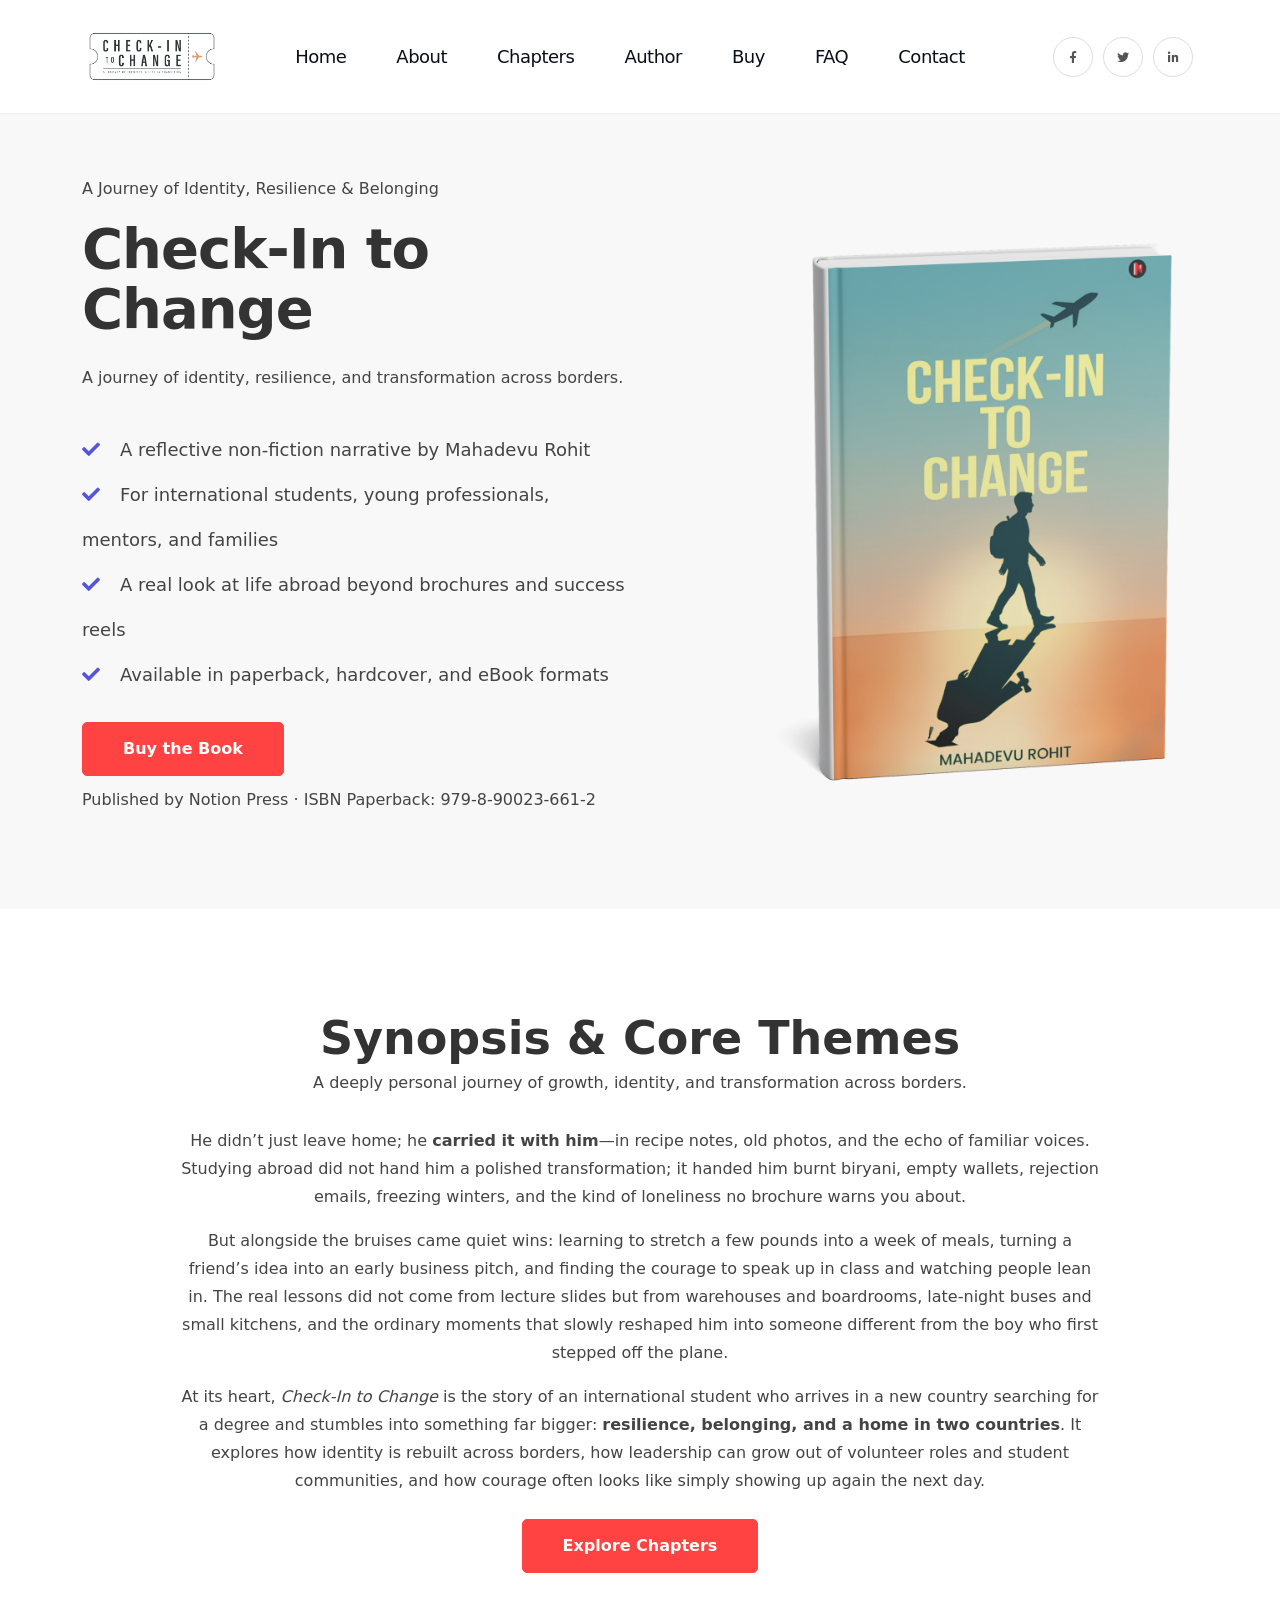
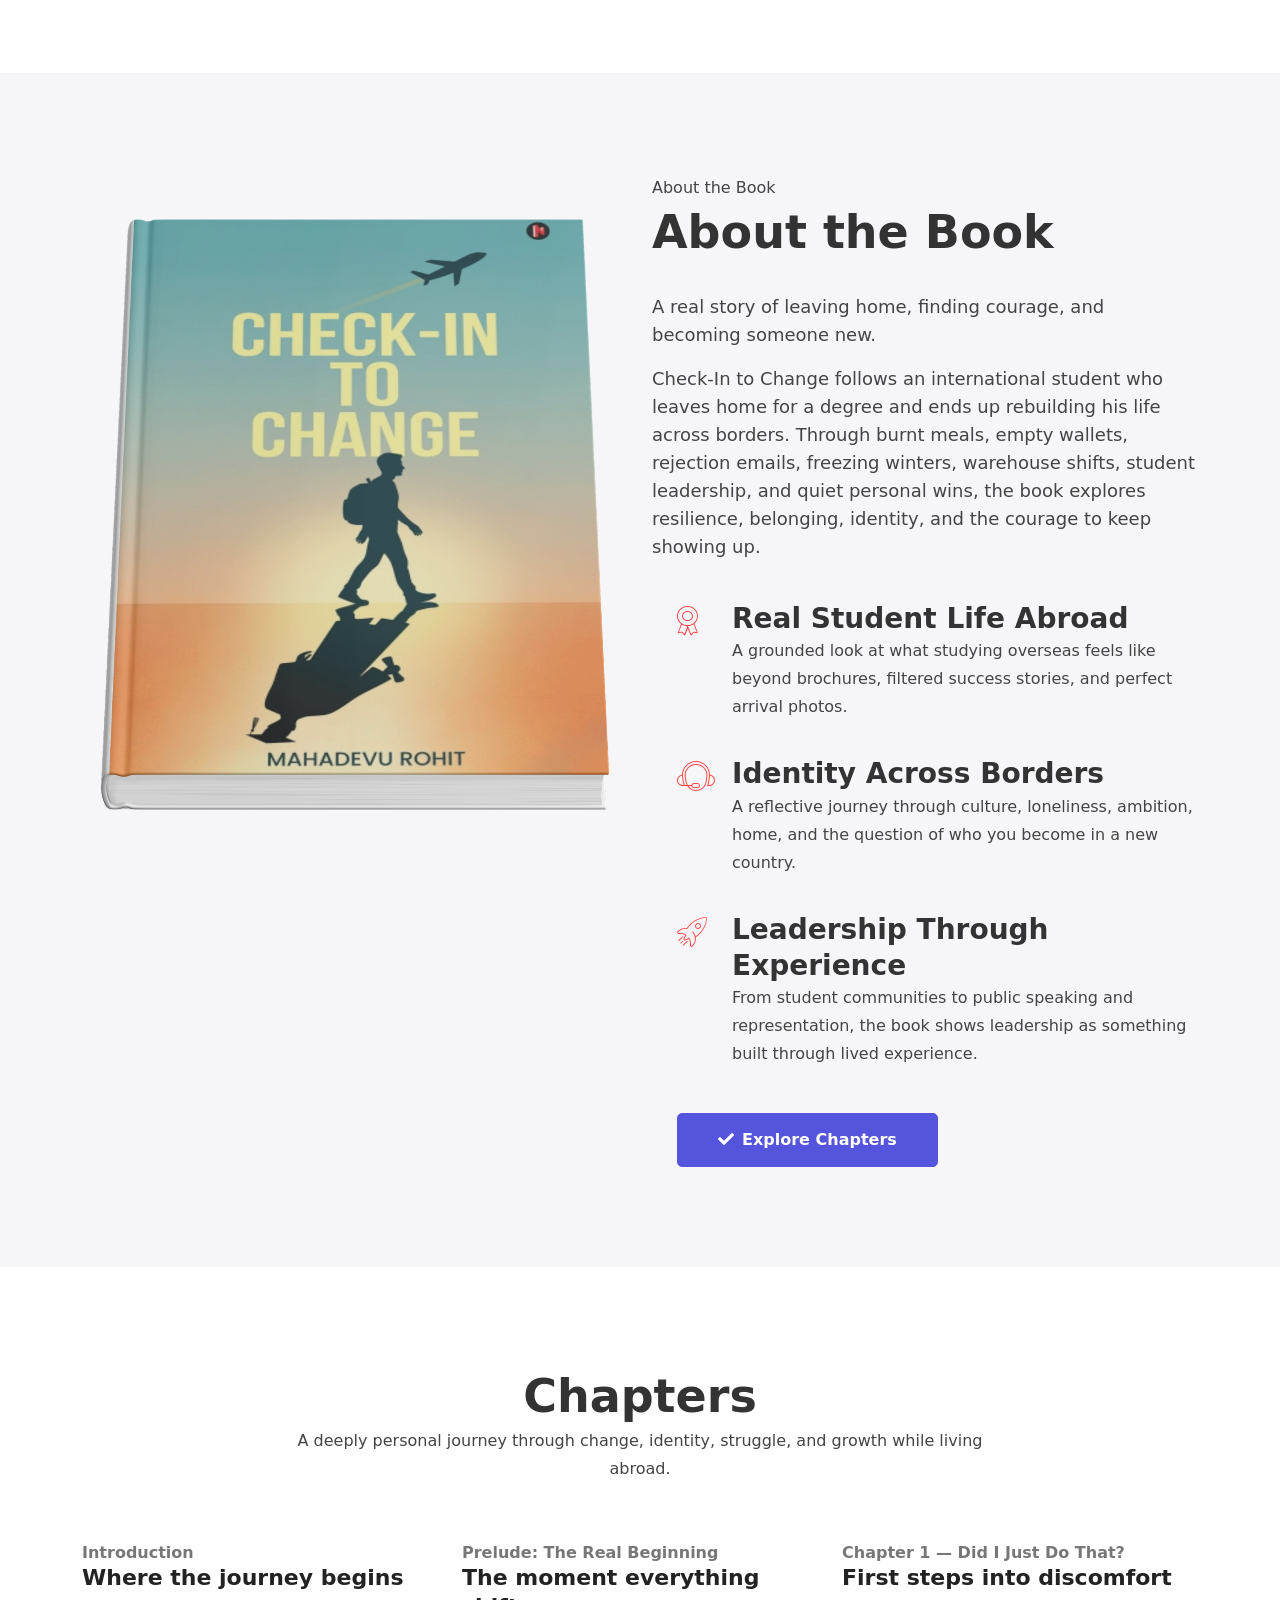
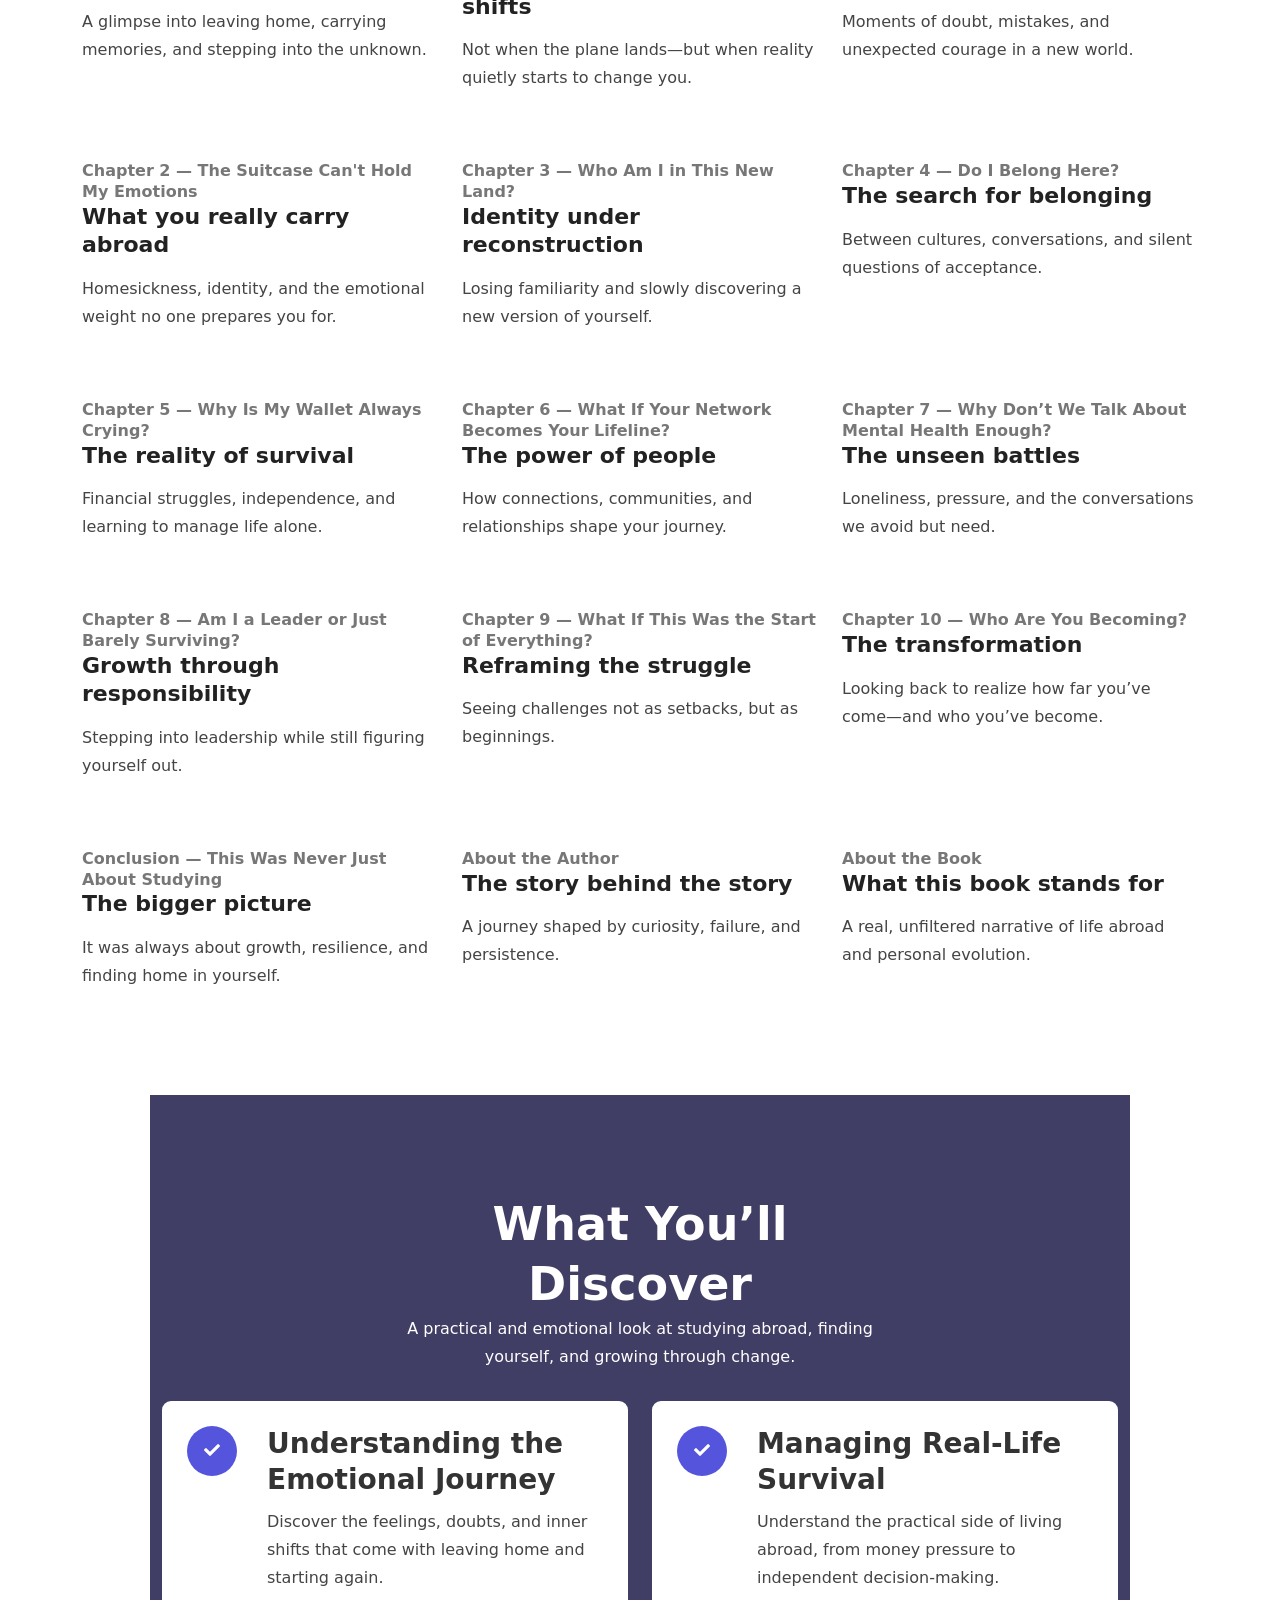
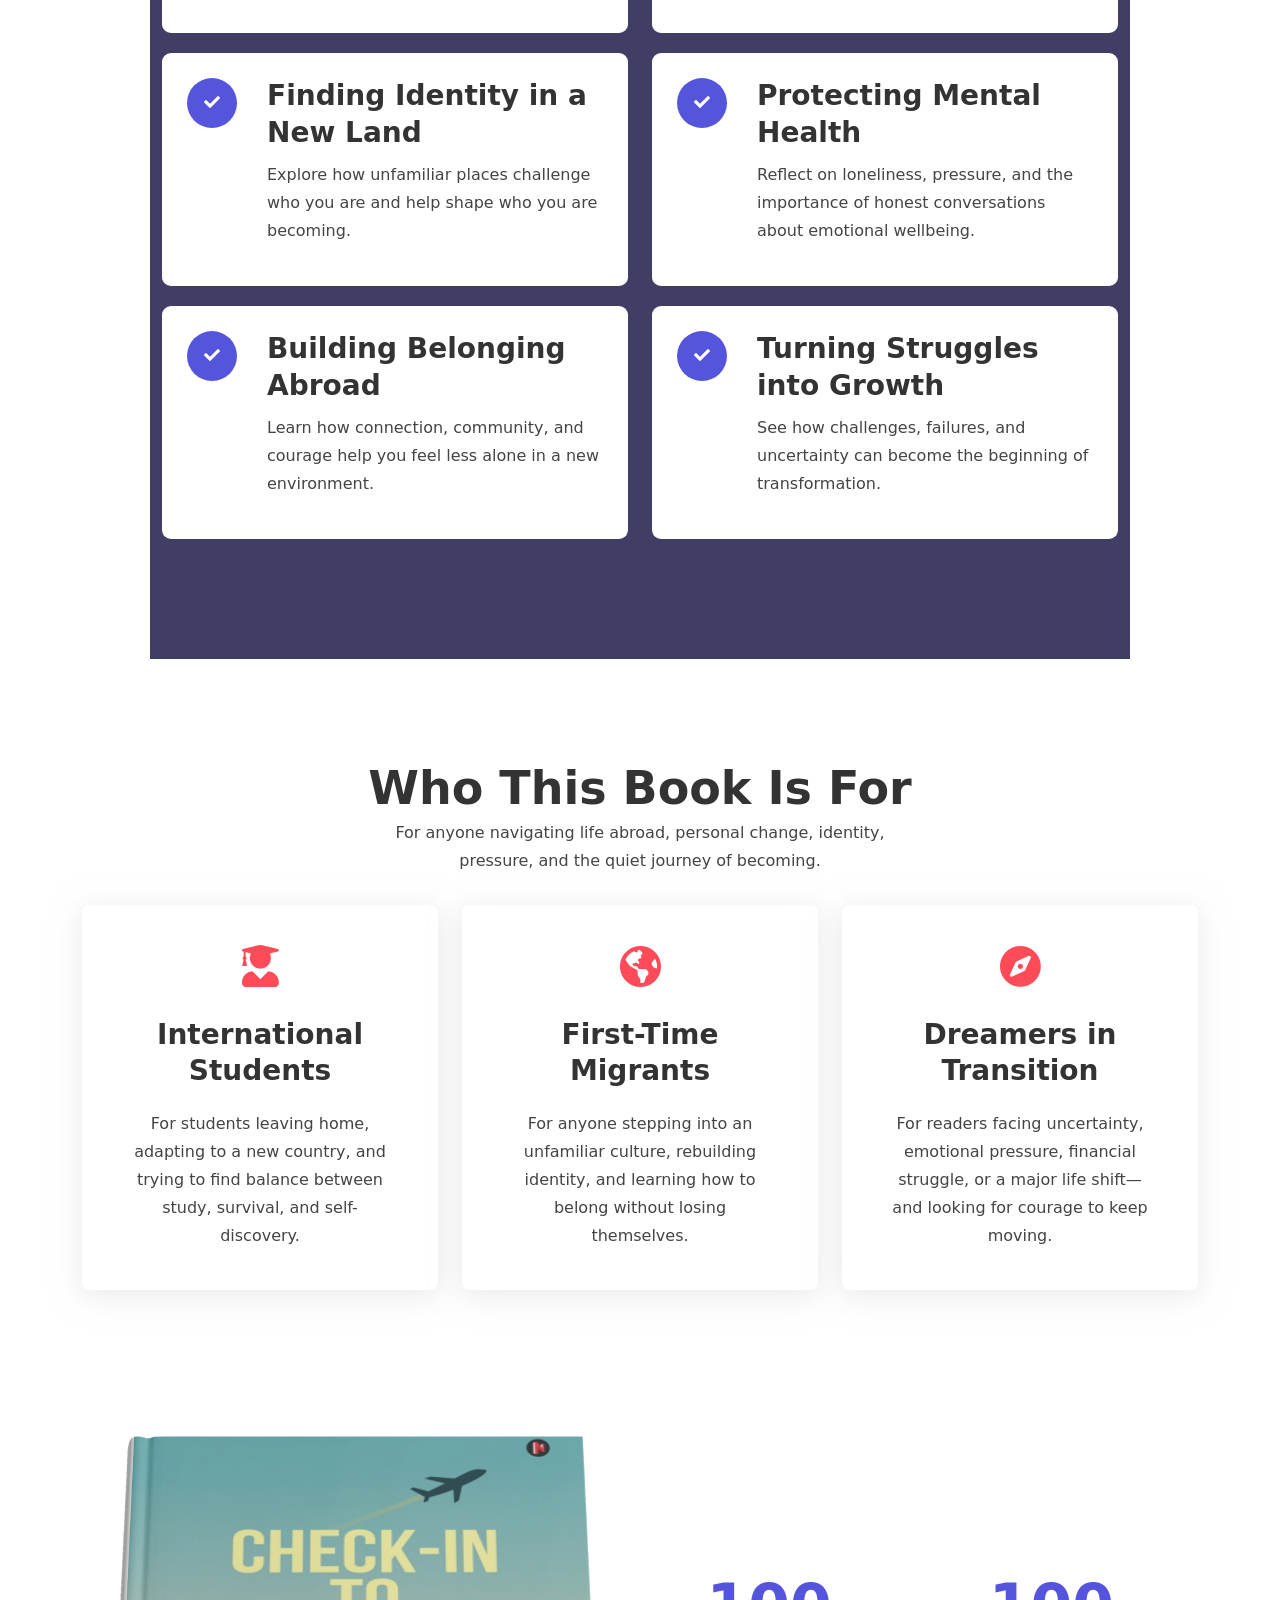
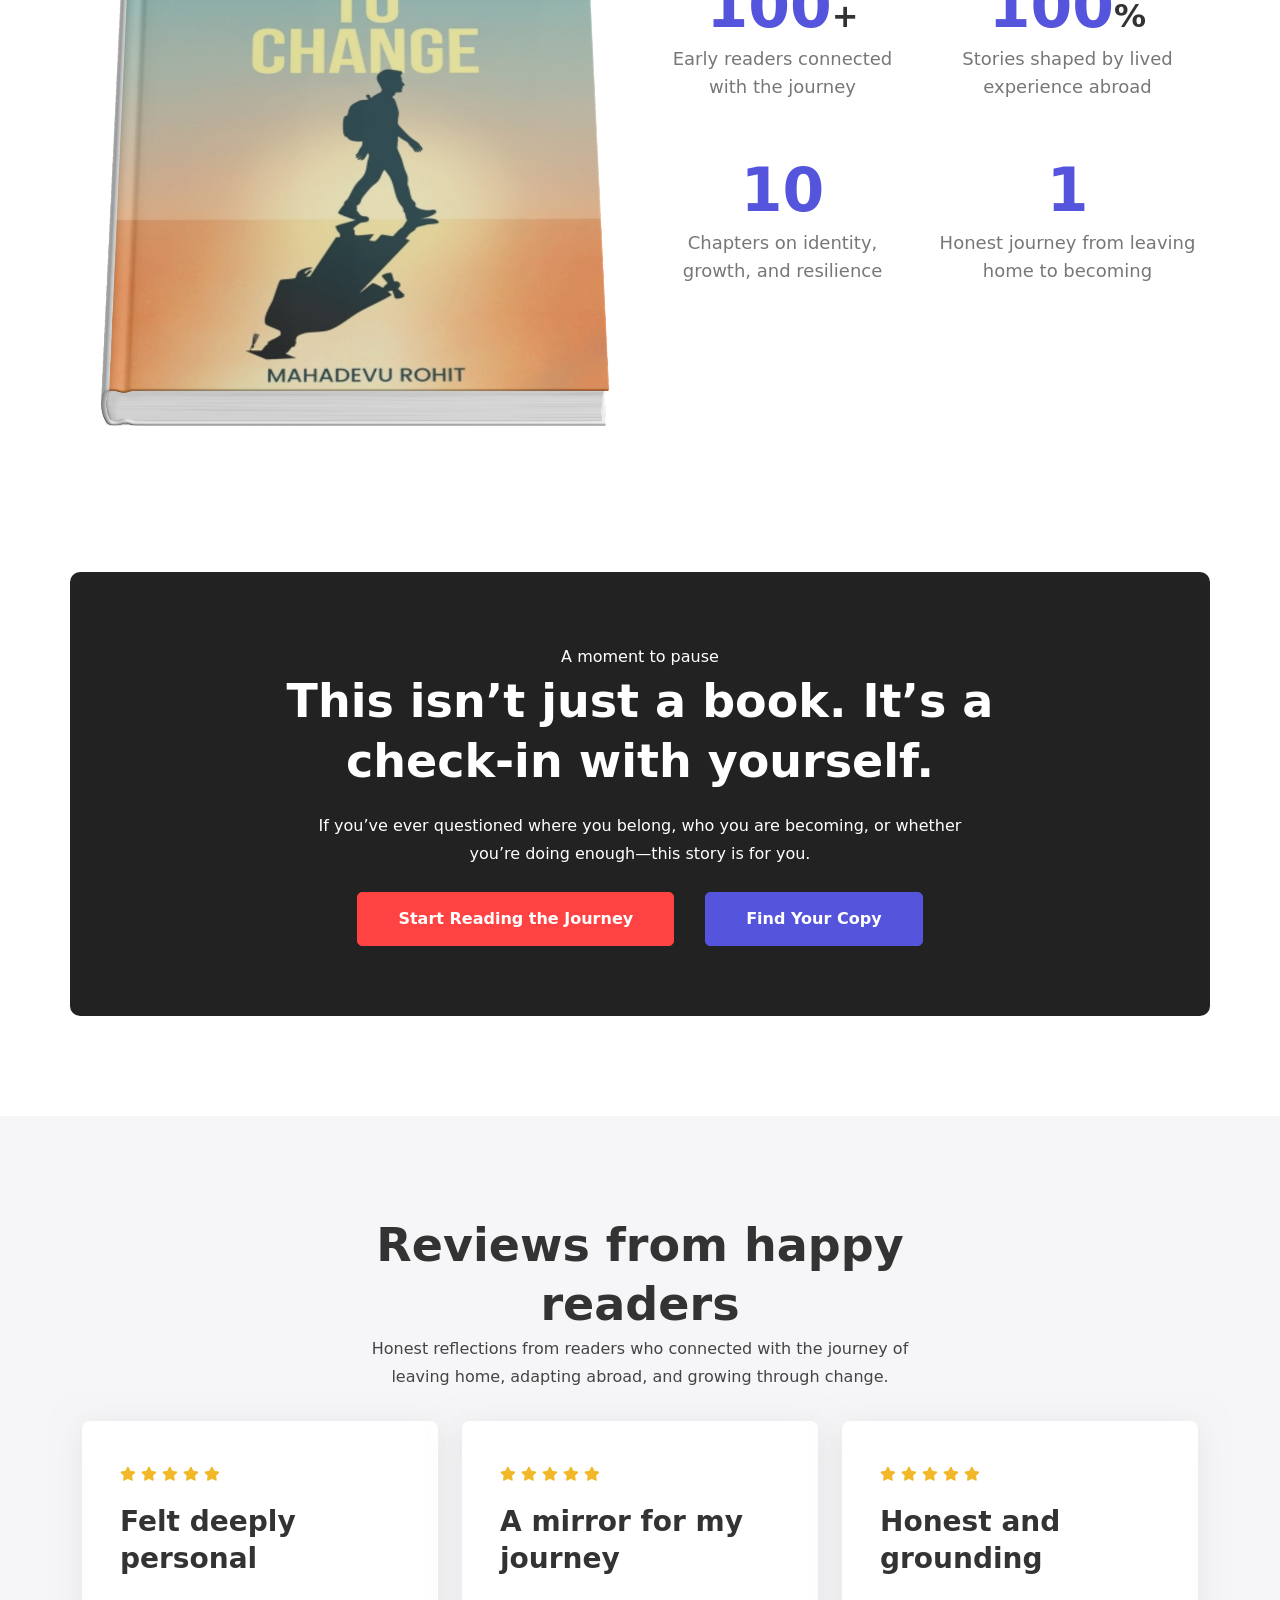
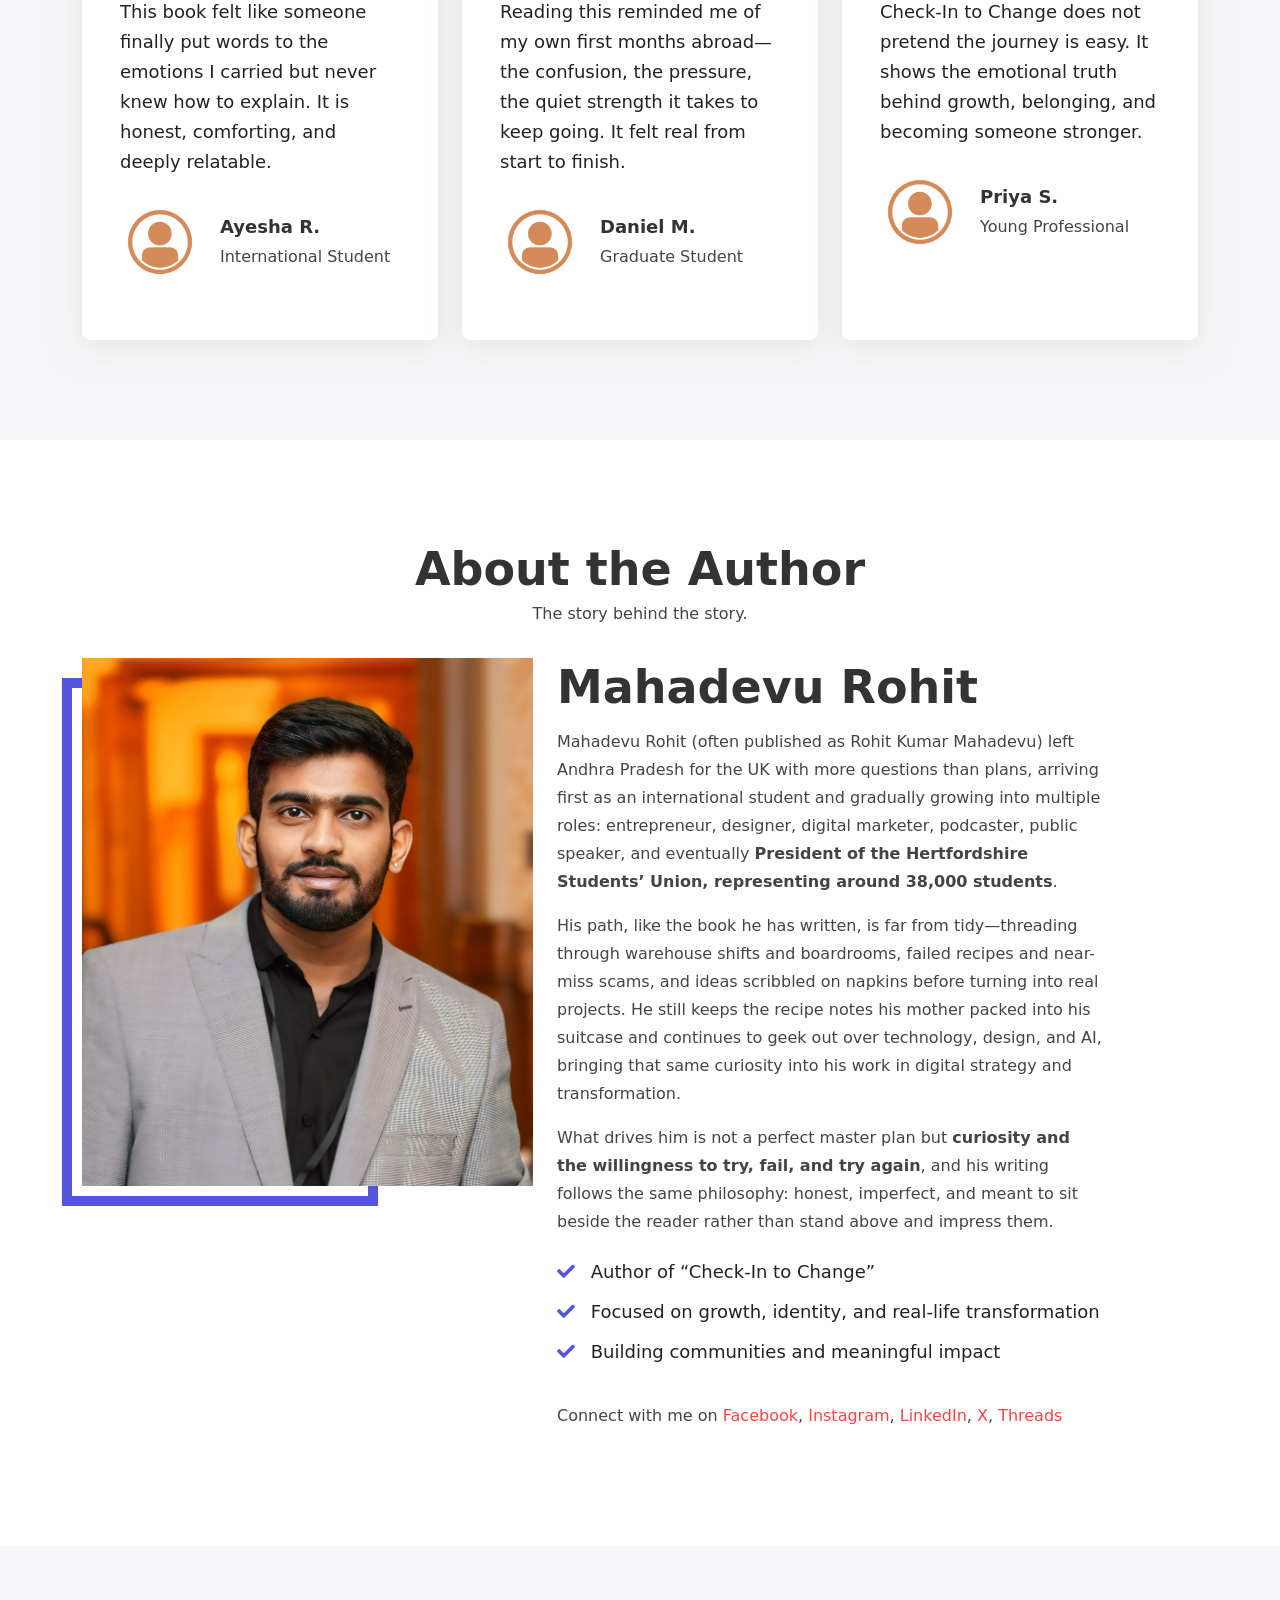
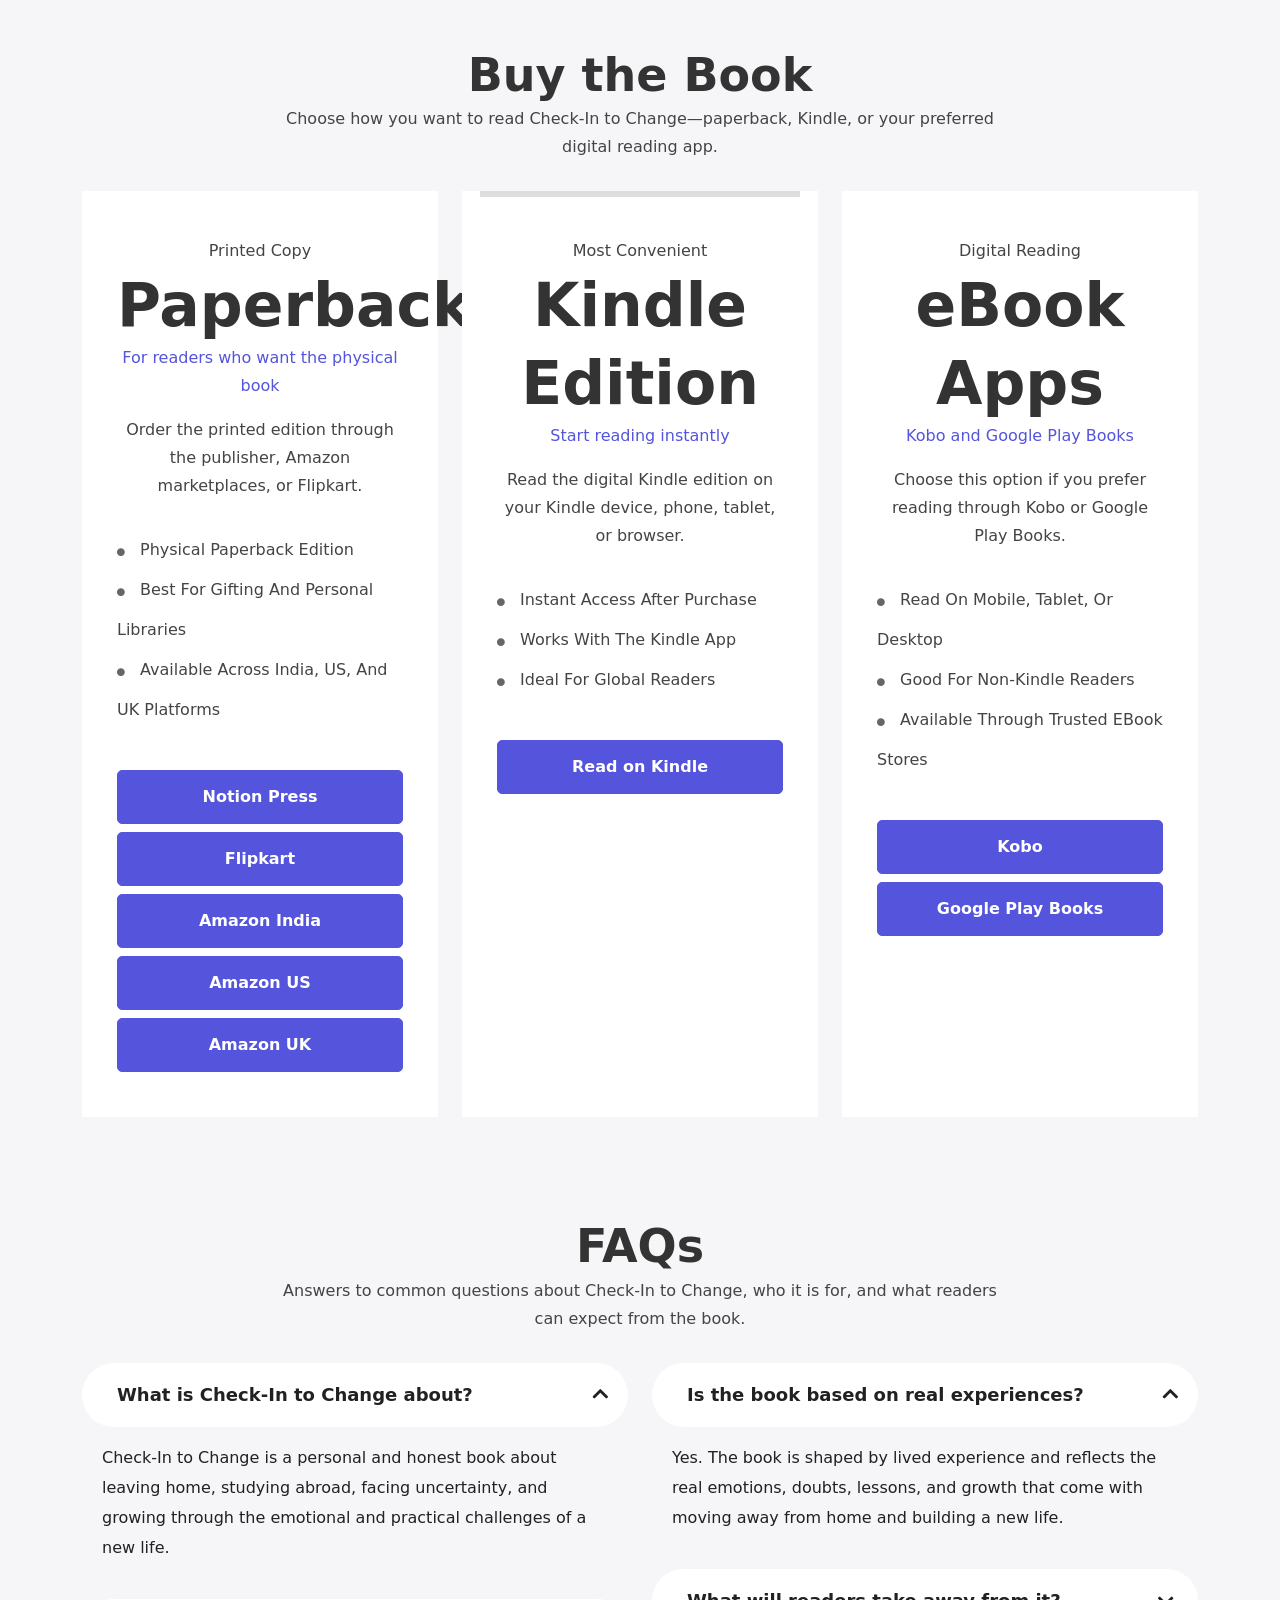
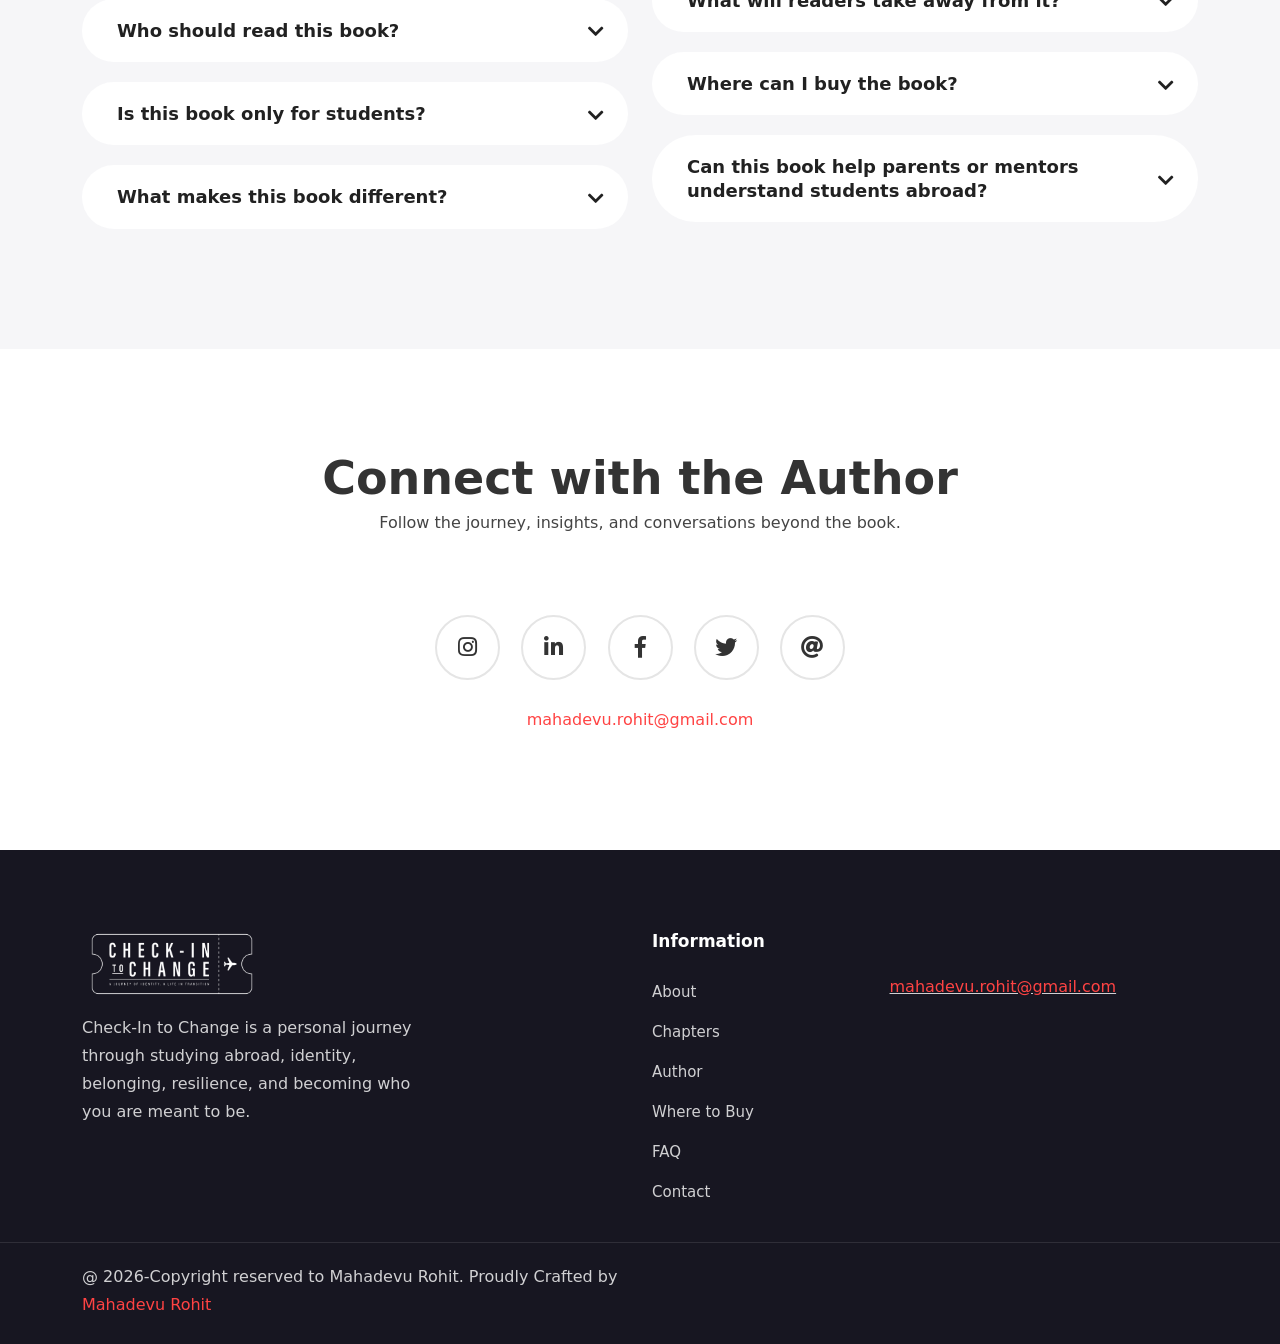
<file: index.html>
<!DOCTYPE html>
<html lang="en" >
<head>
  <meta charset="UTF-8">
  <meta http-equiv="Content-Type" content="text/html; charset=UTF-8">
  <meta name="title" content="Check-In to Change by Mahadevu Rohit | International Student Memoir">
  <meta name="description" content="Check-In to Change by Mahadevu Rohit is a reflective non-fiction book about international student life, identity, resilience, belonging, and transformation abroad.">
  <meta name="keywords" content="Check-In to Change, Mahadevu Rohit, international student book, studying abroad, identity, resilience, belonging, student life abroad, personal growth book">
  <meta name="author" content="Mahadevu Rohit">
  <meta name="robots" content="index, follow">
  <link rel="canonical" href="https://checkintochange.com/">
  <link rel="preload" as="image" href="assets/images/banner/CheckIn To Change Book - 1.png" fetchpriority="high">
  <meta property="og:type" content="website">
  <meta property="og:title" content="Check-In to Change by Mahadevu Rohit">
  <meta property="og:description" content="A reflective non-fiction book about international student life, identity, resilience, belonging, and transformation abroad.">
  <meta property="og:url" content="https://checkintochange.com/">
  <meta property="og:site_name" content="Check-In to Change">
  <meta property="og:image" content="https://checkintochange.com/assets/images/bg/check-in-to-change-og-v2.png">
  <meta property="og:image:secure_url" content="https://checkintochange.com/assets/images/bg/check-in-to-change-og-v2.png">
  <meta property="og:image:type" content="image/png">
  <meta property="og:image:width" content="1200">
  <meta property="og:image:height" content="630">
  <meta property="og:image:alt" content="Check-In to Change book by Mahadevu Rohit">
  <!-- fb:app_id is optional unless using Facebook Insights/App tracking. No Facebook App ID is currently configured. -->
  <meta name="twitter:card" content="summary_large_image">
  <meta name="twitter:title" content="Check-In to Change by Mahadevu Rohit">
  <meta name="twitter:description" content="A reflective non-fiction book about international student life, identity, resilience, belonging, and transformation abroad.">
  <meta name="twitter:image" content="https://checkintochange.com/assets/images/bg/check-in-to-change-og-v2.png">
  
  <title>Check-In to Change by Mahadevu Rohit | International Student Memoir</title>
  <link rel="icon" type="image/png" href="assets/images/Check-In To Change - Favicon.png">
  <script type="application/ld+json">
  {
    "@context": "https://schema.org",
    "@type": "Book",
    "name": "Check-In to Change",
    "author": {
      "@type": "Person",
      "name": "Mahadevu Rohit"
    },
    "publisher": {
      "@type": "Organization",
      "name": "Notion Press"
    },
    "isbn": "9798900236612",
    "bookFormat": "https://schema.org/Paperback",
    "inLanguage": "en",
    "description": "Check-In to Change is a reflective non-fiction narrative about international student life, resilience, identity, belonging, and transformation abroad.",
    "url": "https://checkintochange.com/",
    "image": "https://checkintochange.com/assets/images/bg/check-in-to-change-og-v2.png"
  }
  </script>
  <script type="application/ld+json">
  {
    "@context": "https://schema.org",
    "@type": "FAQPage",
    "mainEntity": [
      {
        "@type": "Question",
        "name": "What is Check-In to Change about?",
        "acceptedAnswer": {
          "@type": "Answer",
          "text": "Check-In to Change is a personal and honest book about leaving home, studying abroad, facing uncertainty, and growing through the emotional and practical challenges of a new life."
        }
      },
      {
        "@type": "Question",
        "name": "Who should read this book?",
        "acceptedAnswer": {
          "@type": "Answer",
          "text": "This book is for international students, first-time migrants, young professionals, and anyone going through change, identity shifts, loneliness, pressure, or self-discovery."
        }
      },
      {
        "@type": "Question",
        "name": "Is this book only for students?",
        "acceptedAnswer": {
          "@type": "Answer",
          "text": "No. While the story connects deeply with students and people living abroad, its themes of growth, belonging, resilience, and becoming are relevant to anyone navigating a major life transition."
        }
      },
      {
        "@type": "Question",
        "name": "What makes this book different?",
        "acceptedAnswer": {
          "@type": "Answer",
          "text": "It does not present life abroad as perfect or easy. It speaks honestly about emotional struggles, financial pressure, mental health, identity, friendship, leadership, and personal transformation."
        }
      },
      {
        "@type": "Question",
        "name": "Is the book based on real experiences?",
        "acceptedAnswer": {
          "@type": "Answer",
          "text": "Yes. The book is shaped by lived experience and reflects the real emotions, doubts, lessons, and growth that come with moving away from home and building a new life."
        }
      },
      {
        "@type": "Question",
        "name": "What will readers take away from it?",
        "acceptedAnswer": {
          "@type": "Answer",
          "text": "Readers will find comfort, clarity, and perspective. The book helps them feel less alone while encouraging them to see struggle as part of their growth journey."
        }
      },
      {
        "@type": "Question",
        "name": "Where can I buy the book?",
        "acceptedAnswer": {
          "@type": "Answer",
          "text": "The book will be available through Amazon and selected online platforms. Use the Where to Buy section to check availability and purchase options."
        }
      },
      {
        "@type": "Question",
        "name": "Can this book help parents or mentors understand students abroad?",
        "acceptedAnswer": {
          "@type": "Answer",
          "text": "Yes. It offers insight into the emotional reality of students and young people living abroad, making it useful for parents, mentors, educators, and community leaders."
        }
      }
    ]
  }
  </script>

  <!-- Mobile Specific Meta-->
  <meta name="viewport" content="width=device-width, initial-scale=1">
  <!-- bootstrap.min css -->
  <link rel="stylesheet" href="assets/vendors/bootstrap/bootstrap.css">
  <!-- Iconfont Css -->
  <link rel="stylesheet" href="assets/vendors/fontawesome/css/all.css">
  <link rel="stylesheet" href="assets/vendors/bicon/css/bicon.min.css">
  <!-- Main Stylesheet -->
  <link rel="stylesheet" href="assets/css/style.css">
  <link rel="preload" href="assets/css/responsive.css" as="style" onload="this.onload=null;this.rel='stylesheet'">
  <noscript><link rel="stylesheet" href="assets/css/responsive.css"></noscript>

</head>

<body id="top-header">
  
<header>
    <!-- Main Menu Start -->
    <div id="menu-header-sticky" class="main-menu-area menu-header-sticky site-navigation">
        <div class="container">
            <div class="row gx-0 align-items-center justify-content-between">
                <div class="col-xl-3 col-6">
                    <div class="header-left ">
                        <div class="main-logo">
                            <a href="/"><img src="assets/images/Check-In To Change - Original.png" alt="Check-In to Change logo" class="img-fluid" width="4167" height="1584" decoding="async"></a>
                        </div>
                    </div>
                </div>

                <div class="col-xl-6 col-6">
                    <div class="header-header-bar d-xl-none text-end">
                        <button class="header-offcanvas-toogle" type="button" aria-label="Open navigation menu"><i class="flaticon-menu fa fa-bars" aria-hidden="true"></i></button>
                    </div>

                    <div class="header-center text-center">
                        <div class="main-menu main-menu-black d-none d-xl-block" id="main-menu">
                            <nav class="mobile-menu-active" >
                                <ul class="main-menu__list">
                                    <li><a href="#home">Home</a></li>
                                    <li><a href="#about">About</a></li>
                                    <li><a href="#chapters">Chapters</a></li>
                                    <li><a href="#author">Author</a></li>
                                    <li><a href="#pricing">Buy</a></li>
                                    <li><a href="#faq">FAQ</a></li>
                                    <li><a href="#contact">Contact</a></li>
                                </ul>
                            </nav>
                        </div>
                    </div>
                </div>

                <div class="col-xl-3 d-none d-xl-block col-6">
                    <div class="header-right-info d-none d-lg-block text-end">
                        <ul class="header-socials">
                            <li><a href="https://www.facebook.com/mahadevu.rohit" target="_blank" rel="noopener noreferrer" aria-label="Facebook"><i class="fab fa-facebook-f" aria-hidden="true"></i></a></li>
                            <li><a href="https://x.com/MahadevuRohit" target="_blank" rel="noopener noreferrer" aria-label="X"><i class="fab fa-twitter" aria-hidden="true"></i></a></li>
                            <li><a href="https://www.linkedin.com/in/mahadevurohit/" target="_blank" rel="noopener noreferrer" aria-label="LinkedIn"><i class="fab fa-linkedin-in" aria-hidden="true"></i></a></li>
                        </ul>
                    </div>
                </div>
            </div>
        </div>
    </div>
</header>


<!-- Offcanvas/mobile menu -->
<div class="offcanvas">
    <div class="offcanvas-wrapper">
        <div class="offcanvas-header d-flex justify-content-between align-items-center mb-90">
            <div class="offcanvas-logo">
                <a href="/"><img src="assets/images/Check-In To Change - Original.png" alt="Check-In to Change logo" class="img-fluid" width="4167" height="1584" decoding="async"></a>
            </div>
            <div class="offcanvas-close">
                <button class="offcanvas-close-toggle" type="button" aria-label="Close navigation menu"><i class="fa fa-times" aria-hidden="true"></i></button>
            </div>
        </div>
        <div class="offcanvas-menu d-xl-none mb-50">
            <nav>
                <ul class="main-menu__list">
                    <li><a href="#home">Home</a></li>
                    <li><a href="#about">About</a></li>
                    <li><a href="#chapters">Chapters</a></li>
                    <li><a href="#author">Author</a></li>
                    <li><a href="#pricing">Buy</a></li>
                    <li><a href="#faq">FAQ</a></li>
                    <li><a href="#contact">Contact</a></li>
                </ul>
            </nav>
        </div>
       
        <div class="offcanvas-info mb-50">
            <p class="offcanvas-sm-title">Contact</p>
            <span><a href="mailto:mahadevu.rohit@gmail.com">mahadevu.rohit@gmail.com</a></span>
        </div>
        <div class="offcanvas-social mb-50">
            <p class="offcanvas-sm-title">Follow</p>
            <a href="https://www.facebook.com/Checkintochange" target="_blank" rel="noopener noreferrer" aria-label="Facebook"><i class="fab fa-facebook-f" aria-hidden="true"></i></a>
            <a href="https://www.instagram.com/checkintochange/" target="_blank" rel="noopener noreferrer" aria-label="Instagram"><i class="fab fa-instagram" aria-hidden="true"></i></a>
            <a href="https://www.linkedin.com/company/checkin-to-change/" target="_blank" rel="noopener noreferrer" aria-label="LinkedIn"><i class="fab fa-linkedin-in" aria-hidden="true"></i></a>
        </div>
    </div>
</div>
<div class="header-offcanvas-overlay"></div>

<main id="main-content">

<!-- Banner section starts -->
<section class="banner pb-80" id="home">
    <div class="container">
        <div class="row align-items-center justify-content-between">
            <div class="col-md-12 col-lg-6 order-2 order-lg-1">
                <div class="banner-content ">
                    <span class="subheading">A Journey of Identity, Resilience &amp; Belonging</span>
                    <h1>Check-In to Change</h1>
                    <p>A journey of identity, resilience, and transformation across borders.</p>
                    <ul>
                        <li><i class="fa fa-check" aria-hidden="true"></i>A reflective non-fiction narrative by Mahadevu Rohit</li>
                        <li><i class="fa fa-check" aria-hidden="true"></i>For international students, young professionals, mentors, and families</li>
                        <li><i class="fa fa-check" aria-hidden="true"></i>A real look at life abroad beyond brochures and success reels</li>
                        <li><i class="fa fa-check" aria-hidden="true"></i>Available in paperback, hardcover, and eBook formats</li>
                    </ul>
                    <a href="#pricing" class="btn btn-main">Buy the Book</a>  
                    <p>Published by Notion Press &middot; ISBN Paperback: 979-8-90023-661-2</p>
                </div>
            </div>
            <div class="col-lg-5 order-1 order-lg-2">
                <div class="banner-img mb-4 mb-lg-0">
                    <img src="assets/images/banner/CheckIn To Change Book - 1.png" alt="Check-In to Change book cover by Mahadevu Rohit" class="img-fluid" fetchpriority="high" width="1080" height="1350" decoding="async">
                </div>
            </div>
        </div> <!-- / .row -->
    </div> <!-- / .container -->
</section>

<section class="section-padding bg-white" id="synopsis">
    <div class="container">
        <div class="row justify-content-center">
            <div class="col-lg-8">
                <div class="section-heading center-heading text-center mb-60">
                    <h2 class="heading-title">Synopsis & Core Themes</h2>
                    <p>A deeply personal journey of growth, identity, and transformation across borders.</p>
                </div>
            </div>
        </div>

        <div class="row justify-content-center">
            <div class="col-lg-10">
                <div class="synopsis-content text-center">
                    
                    <p>
                        He didn’t just leave home; he <strong>carried it with him</strong>—in recipe notes, old photos, and the echo of familiar voices. Studying abroad did not hand him a polished transformation; it handed him burnt biryani, empty wallets, rejection emails, freezing winters, and the kind of loneliness no brochure warns you about.
                    </p>

                    <p>
                        But alongside the bruises came quiet wins: learning to stretch a few pounds into a week of meals, turning a friend’s idea into an early business pitch, and finding the courage to speak up in class and watching people lean in. The real lessons did not come from lecture slides but from warehouses and boardrooms, late-night buses and small kitchens, and the ordinary moments that slowly reshaped him into someone different from the boy who first stepped off the plane.
                    </p>

                    <p>
                        At its heart, <em>Check-In to Change</em> is the story of an international student who arrives in a new country searching for a degree and stumbles into something far bigger: <strong>resilience, belonging, and a home in two countries</strong>. It explores how identity is rebuilt across borders, how leadership can grow out of volunteer roles and student communities, and how courage often looks like simply showing up again the next day.
                    </p>

                    <div class="mt-4">
                        <a href="#chapters" class="btn btn-main">Explore Chapters</a>
                    </div>

                </div>
            </div>
        </div>
    </div>
</section>

<!-- Clients Logo section -->
<!-- about Section start -->
<section class="about-section section-padding bg-grey" id="about">
    <div class="container">
        <div class="row">
             <div class="col-lg-6 col-md-6">
               <div class="about-img">
                    <img src="assets/images/banner/CheckIn To Change Book - 2.png" alt="Check-In to Change book interior preview" class="img-fluid" loading="lazy" width="1080" height="1350" decoding="async">
               </div>
            </div>
            <div class="col-lg-6 col-md-6">
                <div class="section-heading">
                    <span class="subheading">About the Book</span>
                    <h2 class="heading-title">About the Book</h2>
                    <p class="lead">A real story of leaving home, finding courage, and becoming someone new.</p>
                    <p>Check-In to Change follows an international student who leaves home for a degree and ends up rebuilding his life across borders. Through burnt meals, empty wallets, rejection emails, freezing winters, warehouse shifts, student leadership, and quiet personal wins, the book explores resilience, belonging, identity, and the courage to keep showing up.</p>
                </div>

                <div class="about-text-block">
                    <i class="bi bi-badge2" aria-hidden="true"></i>
                    <h3>Real Student Life Abroad</h3>
                    <p>A grounded look at what studying overseas feels like beyond brochures, filtered success stories, and perfect arrival photos.</p>
                </div>
                <div class="about-text-block">
                    <i class="bi bi-support" aria-hidden="true"></i>
                    <h3>Identity Across Borders</h3>
                    <p>A reflective journey through culture, loneliness, ambition, home, and the question of who you become in a new country.</p>
                </div>
                <div class="about-text-block">
                    <i class="bi bi-rocket2" aria-hidden="true"></i>
                    <h3>Leadership Through Experience</h3>
                    <p>From student communities to public speaking and representation, the book shows leadership as something built through lived experience.</p>
                </div>
                <a href="#chapters" class="btn btn-main-2"><i class="fa fa-check me-2" aria-hidden="true"></i>Explore Chapters</a> 
            </div>
        </div>
    </div>
</section>  

<!-- Chapters starts -->
<section class="chapter-section section-padding bg-white" id="chapters">
    <div class="container">
        <div class="row align-items-center justify-content-center">
            <div class="col-lg-8">
                <div class="center-heading mb-60">
                    <h2 class="heading-title">Chapters</h2>
                    <p>A deeply personal journey through change, identity, struggle, and growth while living abroad.</p>
                </div>
            </div>
        </div>
        <div class="row g-4">
             <div class="col-lg-4 col-md-6">
                <div class="chapter-item h-100">
                    <h3><span>Introduction</span> Where the journey begins </h3>
                    <p>A glimpse into leaving home, carrying memories, and stepping into the unknown.</p>
                </div>
            </div>

            <div class="col-lg-4 col-md-6">
                <div class="chapter-item h-100">
                    <h3><span>Prelude: The Real Beginning</span> The moment everything shifts </h3>
                    <p>Not when the plane lands—but when reality quietly starts to change you.</p>
                </div>
            </div>

            <div class="col-lg-4 col-md-6">
                <div class="chapter-item h-100">
                    <h3><span>Chapter 1 — Did I Just Do That?</span> First steps into discomfort </h3>
                    <p>Moments of doubt, mistakes, and unexpected courage in a new world.</p>
                </div>
            </div>

            <div class="col-lg-4 col-md-6">
                <div class="chapter-item h-100">
                    <h3><span>Chapter 2 — The Suitcase Can't Hold My Emotions</span> What you really carry abroad </h3>
                    <p>Homesickness, identity, and the emotional weight no one prepares you for.</p>
                </div>
            </div>

            <div class="col-lg-4 col-md-6">
                <div class="chapter-item h-100">
                    <h3><span>Chapter 3 — Who Am I in This New Land?</span> Identity under reconstruction </h3>
                    <p>Losing familiarity and slowly discovering a new version of yourself.</p>
                </div>
            </div>

            <div class="col-lg-4 col-md-6">
                <div class="chapter-item h-100">
                    <h3><span>Chapter 4 — Do I Belong Here?</span> The search for belonging </h3>
                    <p>Between cultures, conversations, and silent questions of acceptance.</p>
                </div>
            </div>

            <div class="col-lg-4 col-md-6">
                <div class="chapter-item h-100">
                    <h3><span>Chapter 5 — Why Is My Wallet Always Crying?</span> The reality of survival </h3>
                    <p>Financial struggles, independence, and learning to manage life alone.</p>
                </div>
            </div>

            <div class="col-lg-4 col-md-6">
                <div class="chapter-item h-100">
                    <h3><span>Chapter 6 — What If Your Network Becomes Your Lifeline?</span> The power of people </h3>
                    <p>How connections, communities, and relationships shape your journey.</p>
                </div>
            </div>
           
            <div class="col-lg-4 col-md-6">
                <div class="chapter-item h-100">
                    <h3><span>Chapter 7 — Why Don’t We Talk About Mental Health Enough?</span> The unseen battles </h3>
                    <p>Loneliness, pressure, and the conversations we avoid but need.</p>
                </div>
            </div>

             <div class="col-lg-4 col-md-6">
                <div class="chapter-item h-100">
                    <h3><span>Chapter 8 — Am I a Leader or Just Barely Surviving?</span> Growth through responsibility </h3>
                    <p>Stepping into leadership while still figuring yourself out.</p>
                </div>
            </div>

            <div class="col-lg-4 col-md-6">
                <div class="chapter-item h-100">
                    <h3><span>Chapter 9 — What If This Was the Start of Everything?</span> Reframing the struggle </h3>
                    <p>Seeing challenges not as setbacks, but as beginnings.</p>
                </div>
            </div>

            <div class="col-lg-4 col-md-6">
                <div class="chapter-item h-100">
                    <h3><span>Chapter 10 — Who Are You Becoming?</span> The transformation </h3>
                    <p>Looking back to realize how far you’ve come—and who you’ve become.</p>
                </div>
            </div>

             <div class="col-lg-4 col-md-6">
                <div class="chapter-item h-100">
                    <h3><span>Conclusion — This Was Never Just About Studying</span> The bigger picture </h3>
                    <p>It was always about growth, resilience, and finding home in yourself.</p>
                </div>
            </div>

            <div class="col-lg-4 col-md-6">
                <div class="chapter-item h-100">
                    <h3><span>About the Author</span> The story behind the story </h3>
                    <p>A journey shaped by curiosity, failure, and persistence.</p>
                </div>
            </div>

            <div class="col-lg-4 col-md-6">
                <div class="chapter-item h-100">
                    <h3><span>About the Book</span> What this book stands for </h3>
                    <p>A real, unfiltered narrative of life abroad and personal evolution.</p>
                </div>
            </div>
        </div>
    </div>
</section> 

<!-- Book Preview -->
<section class="book-preview section-padding"  id="topics">
    <div class="container">
        <div class="row justify-content-center">
            <div class="col-lg-6">
                <div class="section-heading center-heading text-center mb-60">
                    <h2 class="heading-title text-white">What You’ll Discover</h2>
                    <p class="text-white">A practical and emotional look at studying abroad, finding yourself, and growing through change.</p>
                </div>
            </div>
        </div>
        <div class="row justify-content-center">
            <div class="col-lg-6">
                <div class="topic-item ">
                    <div class="icon-box">
                        <i class="fa fa-check" aria-hidden="true"></i>
                    </div>
                    <div class="topic-content">
                        <h3>Understanding the Emotional Journey</h3>
                        <p>Discover the feelings, doubts, and inner shifts that come with leaving home and starting again.</p>
                    </div>
                </div>

                <div class="topic-item">
                    <div class="icon-box">
                        <i class="fa fa-check" aria-hidden="true"></i>
                    </div>
                    <div class="topic-content">
                        <h3>Finding Identity in a New Land</h3>
                        <p>Explore how unfamiliar places challenge who you are and help shape who you are becoming.</p>
                    </div>
                </div>
                <div class="topic-item">
                    <div class="icon-box">
                        <i class="fa fa-check" aria-hidden="true"></i>
                    </div>
                    <div class="topic-content">
                        <h3>Building Belonging Abroad</h3>
                        <p>Learn how connection, community, and courage help you feel less alone in a new environment.</p>
                    </div>
                </div>
            </div>

            <div class="col-lg-6">
                <div class="topic-item">
                    <div class="icon-box">
                        <i class="fa fa-check" aria-hidden="true"></i>
                    </div>
                    <div class="topic-content">
                        <h3>Managing Real-Life Survival</h3>
                        <p>Understand the practical side of living abroad, from money pressure to independent decision-making.</p>
                    </div>
                </div>

                <div class="topic-item">
                    <div class="icon-box">
                        <i class="fa fa-check" aria-hidden="true"></i>
                    </div>
                    <div class="topic-content">
                        <h3>Protecting Mental Health</h3>
                        <p>Reflect on loneliness, pressure, and the importance of honest conversations about emotional wellbeing.</p>
                    </div>
                </div>
                <div class="topic-item">
                    <div class="icon-box">
                        <i class="fa fa-check" aria-hidden="true"></i>
                    </div>
                    <div class="topic-content">
                        <h3>Turning Struggles into Growth</h3>
                        <p>See how challenges, failures, and uncertainty can become the beginning of transformation.</p>
                    </div>
                </div>
            </div>
        </div>
    </div>
</section> 

<!-- Features section  -->
<section class="feature-2 section-padding">
    <div class="container">
        <div class="row justify-content-center">
            <div class="col-lg-6">
                <div class="section-heading center-heading text-center mb-60">
                    <h2 class="heading-title">Who This Book Is For</h2>
                    <p>For anyone navigating life abroad, personal change, identity, pressure, and the quiet journey of becoming.</p>
                </div>
            </div>
        </div>
        <div class="row ">
            <div class="col-lg-4 col-md-6 d-flex">
                <div class="feature-style-2 h-100 text-center mb-4 mb-lg-0">
                    <div class="icon mb-20">
                        <i class="fa fa-user-graduate" aria-hidden="true"></i>
                    </div>
                    <div class="feature-text">
                        <h3>International Students</h3>
                        <p>For students leaving home, adapting to a new country, and trying to find balance between study, survival, and self-discovery.</p>
                    </div>
                </div>
            </div>
            <div class="col-lg-4 col-md-6 d-flex">
                <div class="feature-style-2 h-100 text-center mb-4 mb-lg-0">
                    <div class="icon mb-20">
                        <i class="fa fa-globe-americas" aria-hidden="true"></i>
                    </div>
                    <div class="feature-text">
                        <h3>First-Time Migrants</h3>
                        <p>For anyone stepping into an unfamiliar culture, rebuilding identity, and learning how to belong without losing themselves.</p>
                    </div>
                </div>
            </div>
            <div class="col-lg-4 col-md-6 d-flex">
                <div class="feature-style-2 h-100 text-center mb-4 mb-lg-0">
                    <div class="icon mb-20">
                        <i class="fa fa-compass" aria-hidden="true"></i>
                    </div>
                    <div class="feature-text">
                        <h3>Dreamers in Transition</h3>
                        <p>For readers facing uncertainty, emotional pressure, financial struggle, or a major life shift—and looking for courage to keep moving.</p>
                    </div>
                </div>
            </div>
        </div>
    </div>
</section> 

<!-- Counter section starts -->
<section class="counter-wrap pb-100">
    <div class="container">
        <div class="row align-items-center">
            <div class="col-lg-6">
                <div class="about-counter-img">
                    <img src="assets/images/banner/CheckIn To Change Book - 2.png" alt="Check-In to Change book preview" class="img-fluid" loading="lazy" width="1080" height="1350" decoding="async">
                </div>
            </div>
             <div class="col-lg-6">
                <div class="row">
                    <div class="col-lg-6 col-md-6">
                        <div class="counter-item">
                            <i class="ti-desktop" aria-hidden="true"></i>
                            <div class="count">
                                <span class="counter h2">100</span><span class="h2">+</span>
                            </div>
                            <p>Early readers connected with the journey</p>
                        </div>
                    </div>
                    <div class="col-lg-6 col-md-6">
                        <div class="counter-item">
                            <i class="ti-agenda" aria-hidden="true"></i>
                            <div class="count">
                                <span class="counter h2">100</span><span class="h2">%</span>
                            </div>
                            <p>Stories shaped by lived experience abroad</p>
                        </div>
                    </div>

                    <div class="col-lg-6 col-md-6">         
                        <div class="counter-item">
                            <i class="ti-heart" aria-hidden="true"></i>
                            <div class="count">
                                <span class="counter h2">10</span>
                            </div>
                            <p>Chapters on identity, growth, and resilience</p>
                        </div>
                    </div>
                
                    <div class="col-lg-6 col-md-6">
                        <div class="counter-item">
                            <i class="ti-microphone-alt" aria-hidden="true"></i>
                            <div class="count">
                                <span class="counter h2">1</span><span class="h2"></span>
                            </div>
                            <p>Honest journey from leaving home to becoming</p>
                        </div>
                    </div>
                </div>
            </div>
        </div>
    </div>
</section> 

<!-- CTA Section starts -->
<section class="cta pb-100">
    <div class="container">
        <div class="row justify-content-center cta-inner">
            <div class="col-lg-8">
                <div class="cta-content">
                    <span class="subheading2">A moment to pause</span>
                    <h2 class="heading-title">This isn’t just a book. It’s a check-in with yourself.</h2>
                    <p>If you’ve ever questioned where you belong, who you are becoming, or whether you’re doing enough—this story is for you.</p>
                    <div class="cta-buttons mt-4">
                        <a href="#chapters" class="btn btn-main me-3">Start Reading the Journey</a>
                        <a href="#pricing" class="btn btn-main-2">Find Your Copy</a>
                    </div>
                </div>
            </div>
        </div>
    </div>
</section> 
<section class="testimonial section-padding bg-grey " id="testimonial">
    <div class="container">
        <div class="row justify-content-center">
            <div class="col-lg-6">
                <div class="section-heading center-heading text-center mb-60">
                    <h2 class="heading-title">Reviews from happy readers</h2>
                    <p>Honest reflections from readers who connected with the journey of leaving home, adapting abroad, and growing through change.</p>
                </div>
            </div>
        </div>
        <div class="row justify-content-center">
            <div class="col-lg-12">
                <div class="testimonials-grid">
                    <div class="review-item">
                        <div class="client-info">
                            <div class="rating">
                                <span><i class="fa fa-star" aria-hidden="true"></i></span>
                                <span><i class="fa fa-star" aria-hidden="true"></i></span>
                                <span><i class="fa fa-star" aria-hidden="true"></i></span>
                                <span><i class="fa fa-star" aria-hidden="true"></i></span>
                                <span><i class="fa fa-star" aria-hidden="true"></i></span>
                            </div>
                            <h3>Felt deeply personal</h3>
                            <p>This book felt like someone finally put words to the emotions I carried but never knew how to explain. It is honest, comforting, and deeply relatable.</p>
                        </div>
                        <div class="client-desc d-flex align-items-center">
                            <div class="client-img">
                                <img src="assets/images/clients/Check-In To Change - Testimonial - 1.png" alt="Ayesha R., international student reader" class="img-fluid" loading="lazy" width="1080" height="1080" decoding="async">
                            </div>
                            <div class="client-text">
                                <p class="client-name">Ayesha R.</p>
                                <span class="designation">International Student</span>
                            </div>
                        </div>
                    </div>

                     <div class="review-item">
                        <div class="client-info">
                            <div class="rating">
                                <span><i class="fa fa-star" aria-hidden="true"></i></span>
                                <span><i class="fa fa-star" aria-hidden="true"></i></span>
                                <span><i class="fa fa-star" aria-hidden="true"></i></span>
                                <span><i class="fa fa-star" aria-hidden="true"></i></span>
                                <span><i class="fa fa-star" aria-hidden="true"></i></span>
                            </div>
                            <h3>A mirror for my journey</h3>
                            <p>Reading this reminded me of my own first months abroad—the confusion, the pressure, the quiet strength it takes to keep going. It felt real from start to finish.</p>
                            
                        </div>
                        <div class="client-desc d-flex align-items-center">
                            <div class="client-img">
                                <img src="assets/images/clients/Check-In To Change - Testimonial - 2.png" alt="Daniel M., graduate student reader" class="img-fluid" loading="lazy" width="1080" height="1080" decoding="async">
                            </div>
                            <div class="client-text">
                                <p class="client-name">Daniel M.</p>
                                <span class="designation">Graduate Student</span>
                            </div>
                        </div>
                    </div>


                    <div class="review-item">
                        <div class="client-info">
                            <div class="rating">
                                <span><i class="fa fa-star" aria-hidden="true"></i></span>
                                <span><i class="fa fa-star" aria-hidden="true"></i></span>
                                <span><i class="fa fa-star" aria-hidden="true"></i></span>
                                <span><i class="fa fa-star" aria-hidden="true"></i></span>
                                <span><i class="fa fa-star" aria-hidden="true"></i></span>
                            </div>
                            <h3>Honest and grounding</h3>
                            <p>Check-In to Change does not pretend the journey is easy. It shows the emotional truth behind growth, belonging, and becoming someone stronger.</p>
                            
                        </div>
                        <div class="client-desc d-flex align-items-center">
                            <div class="client-img">
                                <img src="assets/images/clients/Check-In To Change - Testimonial - 3.png" alt="Priya S., young professional reader" class="img-fluid" loading="lazy" width="1080" height="1080" decoding="async">
                            </div>
                            <div class="client-text">
                                <p class="client-name">Priya S.</p>
                                <span class="designation">Young Professional</span>
                            </div>
                        </div>
                    </div>
                </div>
            </div>
        </div>
    </div>
</section>

<section class="author-section section-padding bg-white" id="author">
    <div class="container">
        <div class="row justify-content-center">
            <div class="col-lg-6">
                <div class="section-heading center-heading text-center mb-60">
                    <h2 class="heading-title">About the Author</h2>
                    <p>The story behind the story.</p>
                </div>
            </div>
        </div>
        <div class="row">
             <div class="col-lg-5 col-md-6">
               <div class="auhtor-img mb-4 mb-lg-0">
                    <img src="assets/images/bg/Mahadevu Rohit - Author of Checkin to change book.JPG" alt="Mahadevu Rohit, author of Check-In to Change" class="img-fluid" loading="lazy" width="1825" height="2139" decoding="async">
               </div>
            </div>
            <div class="col-lg-6 col-md-6">
                <div class="section-heading mb-0">
                    <h3 class="heading-title">Mahadevu Rohit</h3>
                    <p>Mahadevu Rohit (often published as Rohit Kumar Mahadevu) left Andhra Pradesh for the UK with more questions than plans, arriving first as an international student and gradually growing into multiple roles: entrepreneur, designer, digital marketer, podcaster, public speaker, and eventually <strong>President of the Hertfordshire Students’ Union, representing around 38,000 students</strong>.</p>
                    <p>His path, like the book he has written, is far from tidy—threading through warehouse shifts and boardrooms, failed recipes and near-miss scams, and ideas scribbled on napkins before turning into real projects. He still keeps the recipe notes his mother packed into his suitcase and continues to geek out over technology, design, and AI, bringing that same curiosity into his work in digital strategy and transformation.</p>
                    <p>What drives him is not a perfect master plan but <strong>curiosity and the willingness to try, fail, and try again</strong>, and his writing follows the same philosophy: honest, imperfect, and meant to sit beside the reader rather than stand above and impress them.</p>
                </div>

                <div class="author-desc">
                    <ul class="list-unstyled">
                        <li><i class="fa fa-check" aria-hidden="true"></i> Author of “Check-In to Change”</li>
                        <li><i class="fa fa-check" aria-hidden="true"></i> Focused on growth, identity, and real-life transformation</li>
                        <li><i class="fa fa-check" aria-hidden="true"></i> Building communities and meaningful impact</li>
                    </ul>
                    <p>
                        Connect with me on 
                        <a href="https://www.facebook.com/mahadevu.rohit" target="_blank" rel="noopener noreferrer">Facebook</a>, 
                        <a href="https://www.instagram.com/mahadevurohit/" target="_blank" rel="noopener noreferrer">Instagram</a>, 
                        <a href="https://www.linkedin.com/in/mahadevurohit/" target="_blank" rel="noopener noreferrer">LinkedIn</a>, 
                        <a href="https://x.com/MahadevuRohit" target="_blank" rel="noopener noreferrer">X</a>, 
                        <a href="https://www.threads.com/@mahadevurohit" target="_blank" rel="noopener noreferrer">Threads</a>
                    </p>
                </div>
            </div>
        </div>
    </div>
</section> 
 
<section class="pricing section-padding bg-grey" id="pricing">
    <div class="container">
        <div class="row justify-content-center">
            <div class="col-lg-8">
                <div class="section-heading center-heading text-center mb-60">
                    <h2 class="heading-title">Buy the Book</h2>
                    <p>Choose how you want to read Check-In to Change—paperback, Kindle, or your preferred digital reading app.</p>
                </div>
            </div>
        </div>

        <div class="row ">
            <div class="col-lg-4 col-md-6">
                <div class="pricing-item h-100 mb-4 mb-lg-0">
                    <div class="pricing-header">
                        <span>Printed Copy</span>
                    </div>
                    <div class="price">
                        <h3>Paperback</h3>
                        <p>For readers who want the physical book</p>
                    </div>
                    <p>Order the printed edition through the publisher, Amazon marketplaces, or Flipkart.</p>
                    
                    <ul class="pricing-features">
                        <li> <i class="fa fa-circle" aria-hidden="true"></i>Physical paperback edition</li>
                        <li> <i class="fa fa-circle" aria-hidden="true"></i>Best for gifting and personal libraries</li>
                        <li> <i class="fa fa-circle" aria-hidden="true"></i>Available across India, US, and UK platforms</li>
                    </ul>

                    <div class="pricing-footer">
                        <a href="https://notionpress.com/in/read/check-in-to-change" target="_blank" rel="noopener noreferrer" class="btn btn-main-2 mb-2 w-100">Notion Press</a>
                        <a href="https://www.flipkart.com/check-in-to-change/p/itm96f65e459ce94?pid=9798900236612&affid=editornoti" target="_blank" rel="noopener noreferrer" class="btn btn-main-2 mb-2 w-100">Flipkart</a>
                        <a href="https://www.amazon.in/dp/B0GDGCHMMS" target="_blank" rel="noopener noreferrer" class="btn btn-main-2 mb-2 w-100">Amazon India</a>
                        <a href="https://www.amazon.com/dp/B0GDGCHMMS" target="_blank" rel="noopener noreferrer" class="btn btn-main-2 mb-2 w-100">Amazon US</a>
                        <a href="https://www.amazon.co.uk/dp/B0GDGCHMMS" target="_blank" rel="noopener noreferrer" class="btn btn-main-2 w-100">Amazon UK</a>
                    </div>
                </div>
            </div>

            <div class="col-lg-4 col-md-6">
                <div class="pricing-item popular h-100 mb-4 mb-lg-0">
                    <div class="pricing-header">
                        <span>Most Convenient</span>
                    </div>
                    <div class="price">
                        <h3>Kindle Edition</h3>
                        <p>Start reading instantly</p>
                    </div>
                    <p>Read the digital Kindle edition on your Kindle device, phone, tablet, or browser.</p>
                    <ul class="pricing-features">
                        <li> <i class="fa fa-circle" aria-hidden="true"></i>Instant access after purchase</li>
                        <li> <i class="fa fa-circle" aria-hidden="true"></i>Works with the Kindle app</li>
                        <li> <i class="fa fa-circle" aria-hidden="true"></i>Ideal for global readers</li>
                    </ul>
                    <div class="pricing-footer">
                         <a href="https://www.amazon.in/Check-Change-Mahadevu-Rohit-ebook/dp/B0GGH8MB83" target="_blank" rel="noopener noreferrer" class="btn btn-main-2 w-100">Read on Kindle</a>
                    </div>
                </div>
            </div>

            <div class="col-lg-4 col-md-6">
                <div class="pricing-item h-100 mb-4 mb-lg-0">
                    <div class="pricing-header">
                        <span>Digital Reading</span>
                    </div>
                    <div class="price">
                        <h3>eBook Apps</h3>
                        <p>Kobo and Google Play Books</p>
                    </div>
                    <p>Choose this option if you prefer reading through Kobo or Google Play Books.</p>
                    <ul class="pricing-features">
                        <li> <i class="fa fa-circle" aria-hidden="true"></i>Read on mobile, tablet, or desktop</li>
                        <li> <i class="fa fa-circle" aria-hidden="true"></i>Good for non-Kindle readers</li>
                        <li> <i class="fa fa-circle" aria-hidden="true"></i>Available through trusted eBook stores</li>
                    </ul>

                    <div class="pricing-footer">
                        <a href="https://www.kobo.com/in/en/ebook/check-in-to-change" target="_blank" rel="noopener noreferrer" class="btn btn-main-2 mb-2 w-100">Kobo</a>
                        <a href="https://play.google.com/store/books/details/Mahadevu_Rohit_Check_In_to_Change?id=0pm5EQAAQBAJ" target="_blank" rel="noopener noreferrer" class="btn btn-main-2 w-100">Google Play Books</a>
                   </div>
                </div>
            </div>
        </div>
    </div>
</section> 

<!-- FAQ Starts -->
<section class="faq section-padding bg-grey pt-0" id="faq">
	<div class="container">
		<div class="row justify-content-center">
            <div class="col-lg-8">
                <div class="section-heading center-heading text-center mb-60">
                    <h2 class="heading-title">FAQs</h2>
                    <p>Answers to common questions about Check-In to Change, who it is for, and what readers can expect from the book.</p>
                </div>
            </div>
        </div>
		<div class="row justify-content-center">
			<div class="col-lg-6">
                <div class="accordion" id="accordionOne">
                    <div class="accordion-item">
                      <h3 class="accordion-header">
                        <button class="accordion-button" type="button" data-bs-toggle="collapse" data-bs-target="#collapseOne" aria-expanded="true" aria-controls="collapseOne">
                            What is Check-In to Change about?
                        </button>
                      </h3>
                      <div id="collapseOne" class="accordion-collapse collapse show" data-bs-parent="#accordionOne">
                        <div class="accordion-body">
                            Check-In to Change is a personal and honest book about leaving home, studying abroad, facing uncertainty, and growing through the emotional and practical challenges of a new life.
                        </div>
                      </div>
                    </div>
                    <div class="accordion-item">
                      <h3 class="accordion-header">
                        <button class="accordion-button collapsed" type="button" data-bs-toggle="collapse" data-bs-target="#collapseTwo" aria-expanded="false" aria-controls="collapseTwo">
                            Who should read this book?
                        </button>
                      </h3>
                      <div id="collapseTwo" class="accordion-collapse collapse" data-bs-parent="#accordionOne">
                        <div class="accordion-body">
                            This book is for international students, first-time migrants, young professionals, and anyone going through change, identity shifts, loneliness, pressure, or self-discovery.
                        </div>
                      </div>
                    </div>
                    <div class="accordion-item">
                      <h3 class="accordion-header">
                        <button class="accordion-button collapsed" type="button" data-bs-toggle="collapse" data-bs-target="#collapseThree" aria-expanded="false" aria-controls="collapseThree">
                            Is this book only for students?
                        </button>
                      </h3>
                      <div id="collapseThree" class="accordion-collapse collapse" data-bs-parent="#accordionOne">
                        <div class="accordion-body">
                            No. While the story connects deeply with students and people living abroad, its themes of growth, belonging, resilience, and becoming are relevant to anyone navigating a major life transition.
                        </div>
                      </div>
                    </div>
                    
                    <div class="accordion-item">
                      <h3 class="accordion-header">
                        <button class="accordion-button collapsed" type="button" data-bs-toggle="collapse" data-bs-target="#collapseFour" aria-expanded="false" aria-controls="collapseFour">
                            What makes this book different?
                        </button>
                      </h3>
                      <div id="collapseFour" class="accordion-collapse collapse" data-bs-parent="#accordionOne">
                        <div class="accordion-body">
                            It does not present life abroad as perfect or easy. It speaks honestly about emotional struggles, financial pressure, mental health, identity, friendship, leadership, and personal transformation.
                        </div>
                      </div>
                    </div>
                </div>
            </div>
            
            <div class="col-lg-6">
                <div class="accordion" id="accordionTwo">
                    <div class="accordion-item">
                      <h3 class="accordion-header">
                        <button class="accordion-button" type="button" data-bs-toggle="collapse" data-bs-target="#collapseAcOne" aria-expanded="true" aria-controls="collapseAcOne">
                            Is the book based on real experiences?
                        </button>
                      </h3>
                      <div id="collapseAcOne" class="accordion-collapse collapse show" data-bs-parent="#accordionTwo">
                        <div class="accordion-body">
                            Yes. The book is shaped by lived experience and reflects the real emotions, doubts, lessons, and growth that come with moving away from home and building a new life.
                        </div>
                      </div>
                    </div>
                    <div class="accordion-item">
                      <h3 class="accordion-header">
                        <button class="accordion-button collapsed" type="button" data-bs-toggle="collapse" data-bs-target="#collapseAcTwo" aria-expanded="false" aria-controls="collapseAcTwo">
                            What will readers take away from it?
                        </button>
                      </h3>
                      <div id="collapseAcTwo" class="accordion-collapse collapse" data-bs-parent="#accordionTwo">
                        <div class="accordion-body">
                            Readers will find comfort, clarity, and perspective. The book helps them feel less alone while encouraging them to see struggle as part of their growth journey.
                        </div>
                      </div>
                    </div>
                    <div class="accordion-item">
                      <h3 class="accordion-header">
                        <button class="accordion-button collapsed" type="button" data-bs-toggle="collapse" data-bs-target="#collapseAcThree" aria-expanded="false" aria-controls="collapseAcThree">
                            Where can I buy the book?
                        </button>
                      </h3>
                      <div id="collapseAcThree" class="accordion-collapse collapse" data-bs-parent="#accordionTwo">
                        <div class="accordion-body">
                            The book will be available through Amazon and selected online platforms. Use the button below to check availability and purchase options.
                        </div>
                      </div>
                    </div>
                    
                    <div class="accordion-item">
                      <h3 class="accordion-header">
                        <button class="accordion-button collapsed" type="button" data-bs-toggle="collapse" data-bs-target="#collapseAcFour" aria-expanded="false" aria-controls="collapseAcFour">
                            Can this book help parents or mentors understand students abroad?
                        </button>
                      </h3>
                      <div id="collapseAcFour" class="accordion-collapse collapse" data-bs-parent="#accordionTwo">
                        <div class="accordion-body">
                            Yes. It offers insight into the emotional reality of students and young people living abroad, making it useful for parents, mentors, educators, and community leaders.
                        </div>
                      </div>
                    </div>
                </div>
            </div>
        </div>
	</div>
</section>

<!-- Contact -->
<section class="section-padding contact bg-white" id="contact">
    <div class="container">
        <div class="row justify-content-center">
            <div class="col-lg-8">
                <div class="section-heading center-heading text-center mb-60">
                    <h2 class="heading-title">Connect with the Author</h2>
                    <p>Follow the journey, insights, and conversations beyond the book.</p>
                </div>
            </div>
        </div>
        <div class="row justify-content-center">
            <div class="col-lg-10 col-sm-12 col-md-12">
                <div class="contact-social text-center mt-5">
                    <a href="https://www.instagram.com/mahadevurohit/" target="_blank" rel="noopener noreferrer" aria-label="Instagram">
                        <i class="fab fa-instagram" aria-hidden="true"></i>
                    </a>
                    <a href="https://www.linkedin.com/in/mahadevurohit/" target="_blank" rel="noopener noreferrer" aria-label="LinkedIn">
                        <i class="fab fa-linkedin-in" aria-hidden="true"></i>
                    </a>
                    <a href="https://www.facebook.com/mahadevu.rohit" target="_blank" rel="noopener noreferrer" aria-label="Facebook">
                        <i class="fab fa-facebook-f" aria-hidden="true"></i>
                    </a>
                    <a href="https://x.com/MahadevuRohit" target="_blank" rel="noopener noreferrer" aria-label="X">
                        <i class="fab fa-twitter" aria-hidden="true"></i>
                    </a>
                    <a href="https://www.threads.com/@mahadevurohit" target="_blank" rel="noopener noreferrer" aria-label="Threads">
                        <i class="fa fa-at" aria-hidden="true"></i>
                    </a>
                </div>
                <p class="contact-email mt-3 text-center">
                    <a href="mailto:mahadevu.rohit@gmail.com">mahadevu.rohit@gmail.com</a>
                </p>
            </div>
        </div>
    </div>
</section>

</main>

<!-- Footer starts -->

<section class="footer pt-120">
	<div class="container">
		<div class="row">
			<div class="col-lg-4 me-auto col-sm-6 col-md-12">
				<div class="widget footer-widget mb-5 mb-lg-0">
					<img src="assets/images/Check-In To Change - Light Colour.png" alt="Check-In to Change logo" class="img-fluid footer-logo" loading="lazy" width="4167" height="1584" decoding="async">
					<p class="mt-3">Check-In to Change is a personal journey through studying abroad, identity, belonging, resilience, and becoming who you are meant to be.</p>
				</div>
			</div>
			
			<div class="col-lg-6 col-sm-6 col-md-12">
				<div class="footer-widget mb-5 mb-lg-0">
					<h2 class="widget-title">Information</h2>
				</div>
				<div class="row">
					<div class="col-lg-5 col-md-6">
						<ul class="list-unstyled footer-links">
							<li><a href="#about">About</a></li>
							<li><a href="#chapters">Chapters</a></li>
							<li><a href="#author">Author</a></li>
							<li><a href="#pricing">Where to Buy</a></li>
							<li><a href="#faq">FAQ</a></li>
							<li><a href="#contact">Contact</a></li>
						</ul>
					</div>
					<div class="col-lg-6 col-md-6">
						<div class="footer-widget footer-contact mb-5 mb-lg-0">
							<ul class="list-unstyled">
								<li><a href="mailto:mahadevu.rohit@gmail.com">mahadevu.rohit@gmail.com</a></li>
							</ul>
						</div>
					</div>
				</div>
			</div>
		</div>
	</div>

	<div class="footer-btm">
		<div class="container">
			<div class="row">
				<div class="col-lg-6">
					<div class="copyright">
						<p>@ 2026-Copyright reserved to Mahadevu Rohit. Proudly Crafted by <a href="https://mahadevu.com/" target="_blank" rel="noopener noreferrer">Mahadevu Rohit</a></p>
					</div>
				</div>
			</div>
		</div>
	</div>
</section>


<div id="progress" role="button" tabindex="0" aria-label="Back to top"><span id="progress-value"><i class="fa fa-arrow-up" aria-hidden="true"></i></span></div>


    <!-- 
    Essential Scripts
    =====================================-->
    
    <!-- Bootstrap 5.3.6 -->
    <script src="assets/vendors/bootstrap/bootstrap.js" defer></script>
    <script src="assets/js/script.js" defer></script>
  </body>
  </html>
</file>
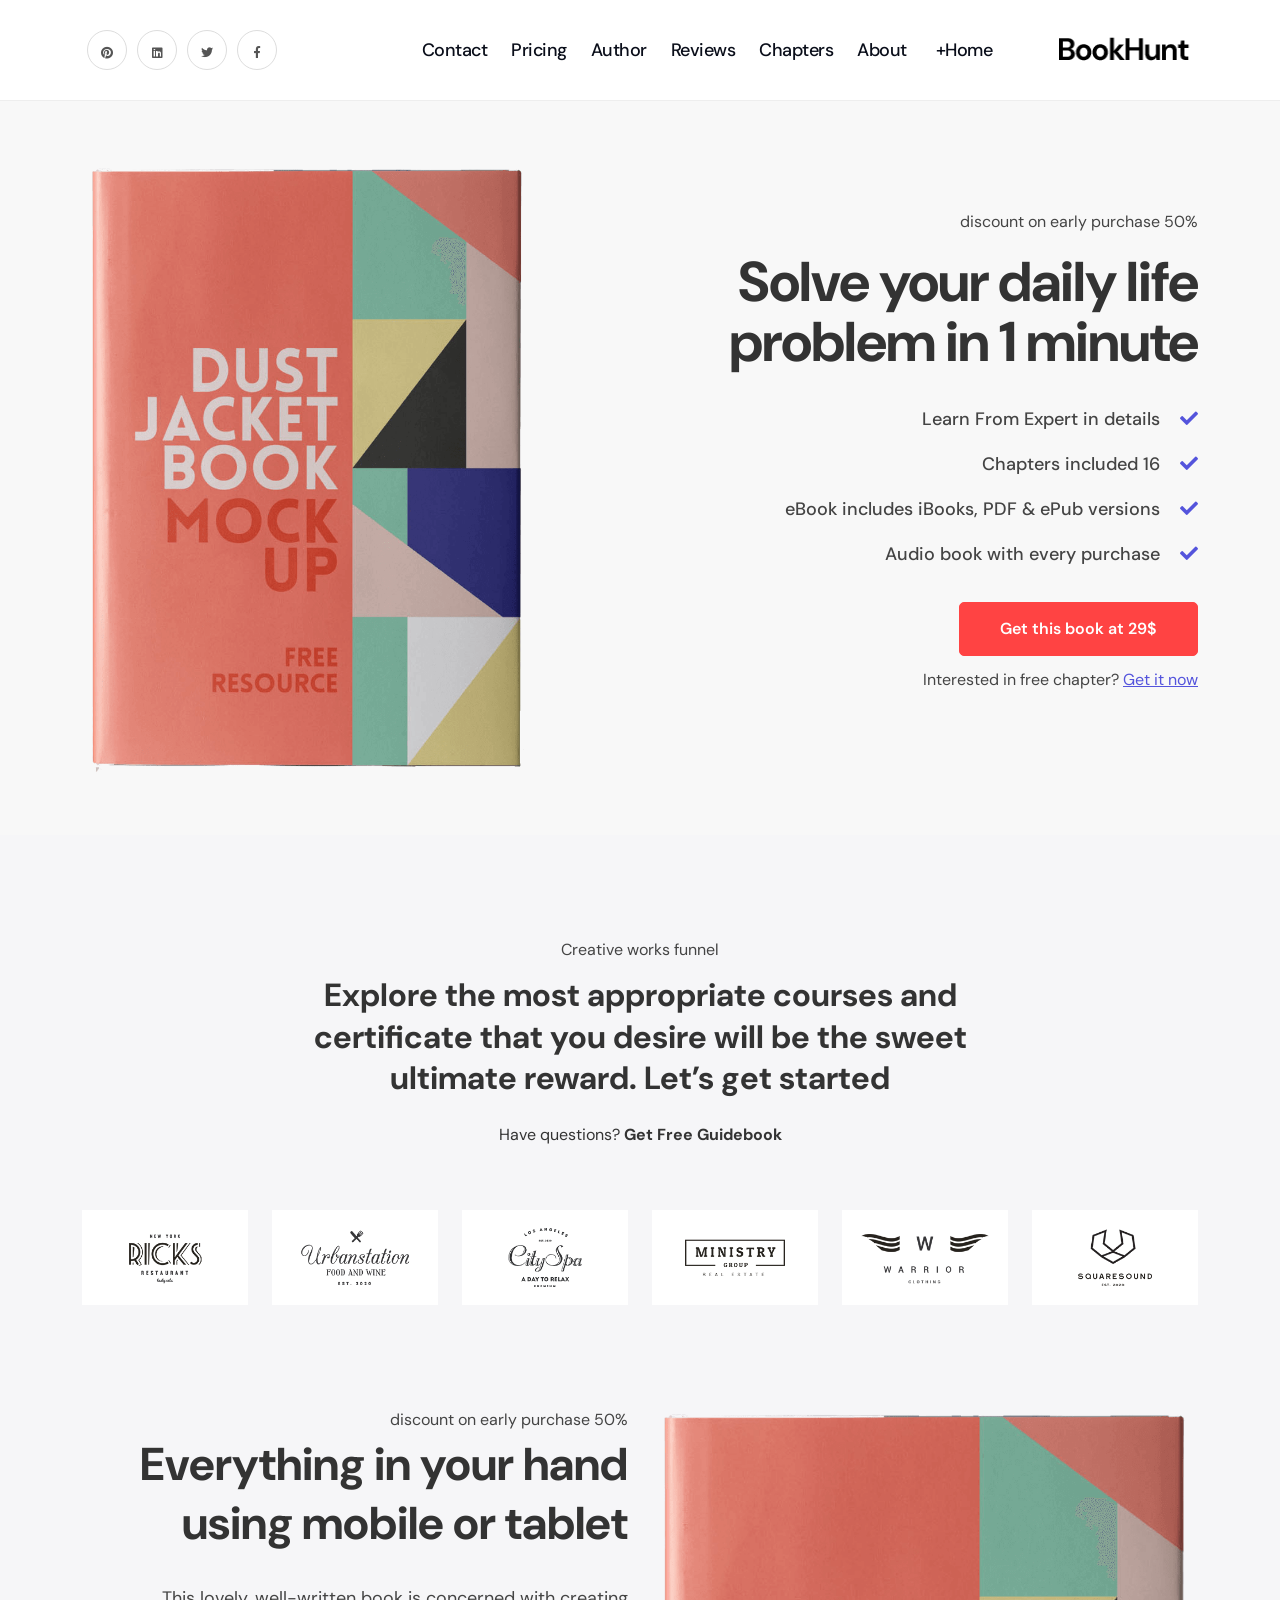
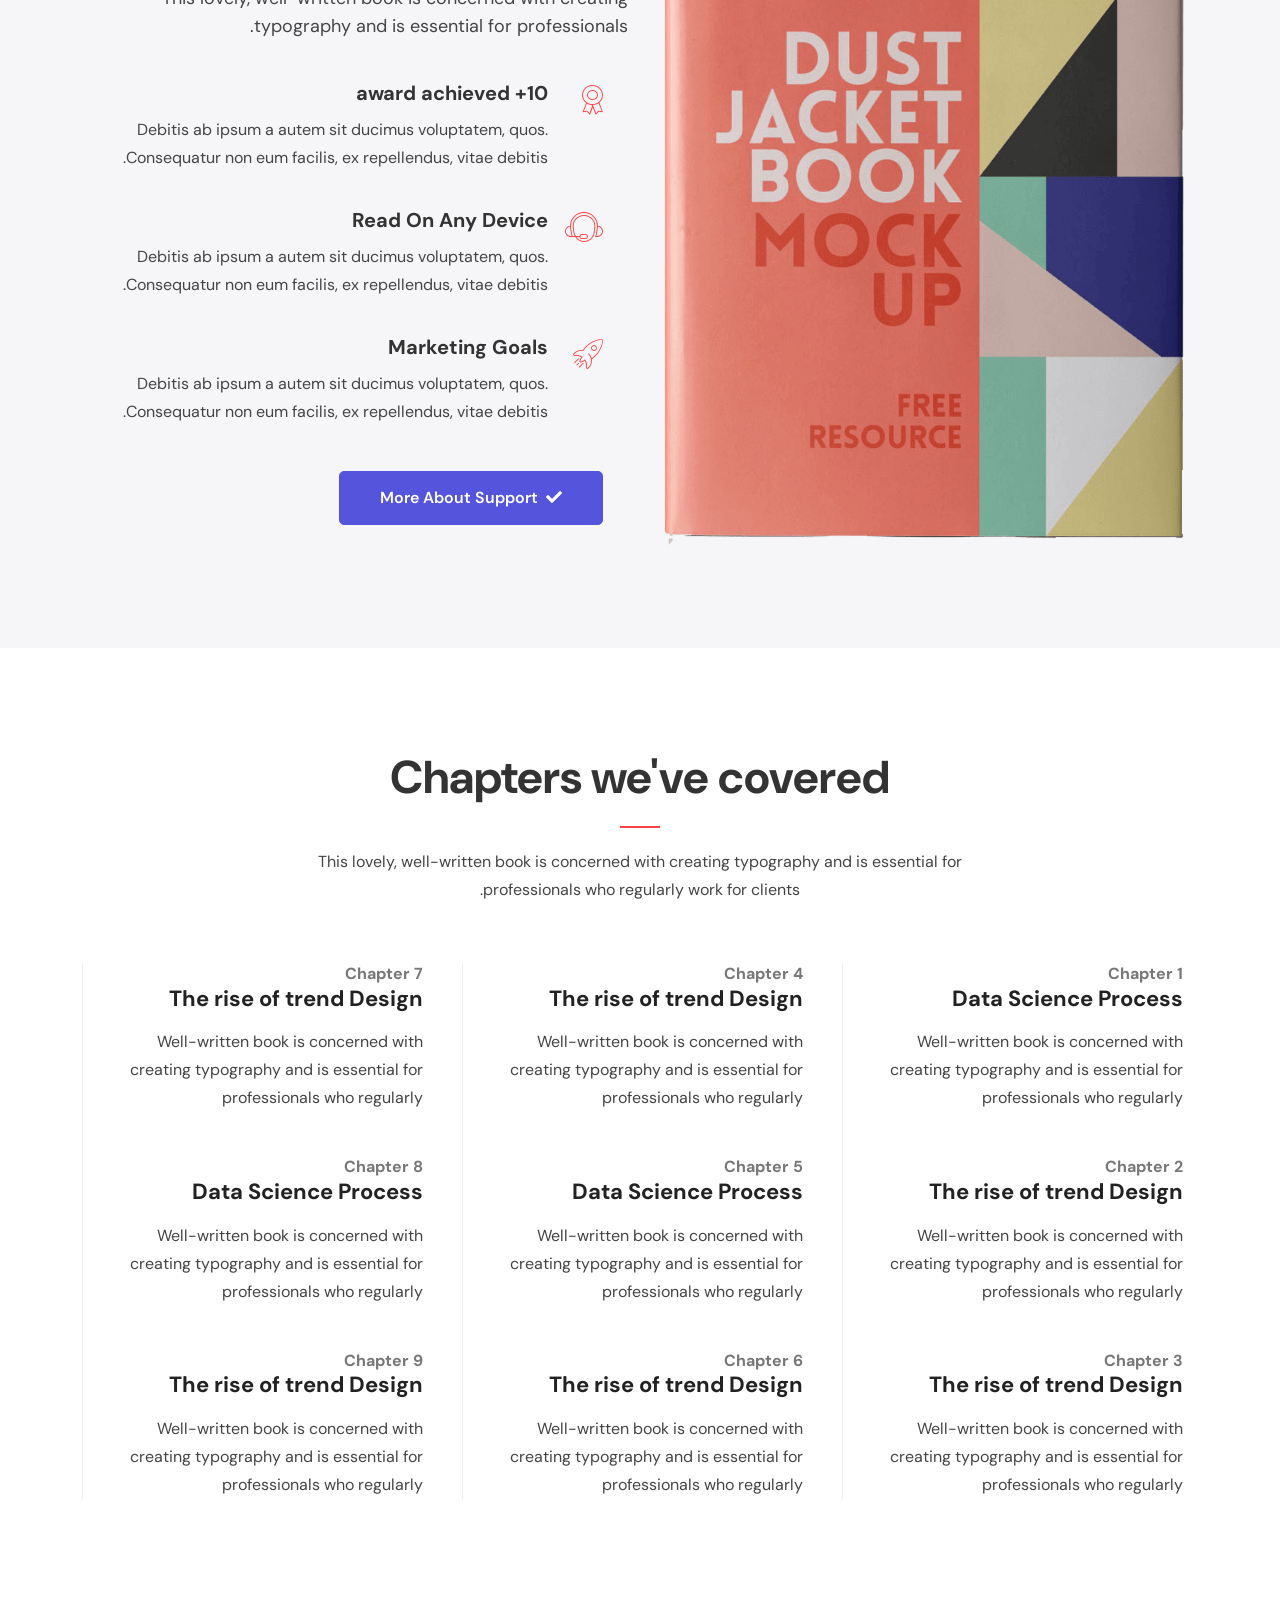
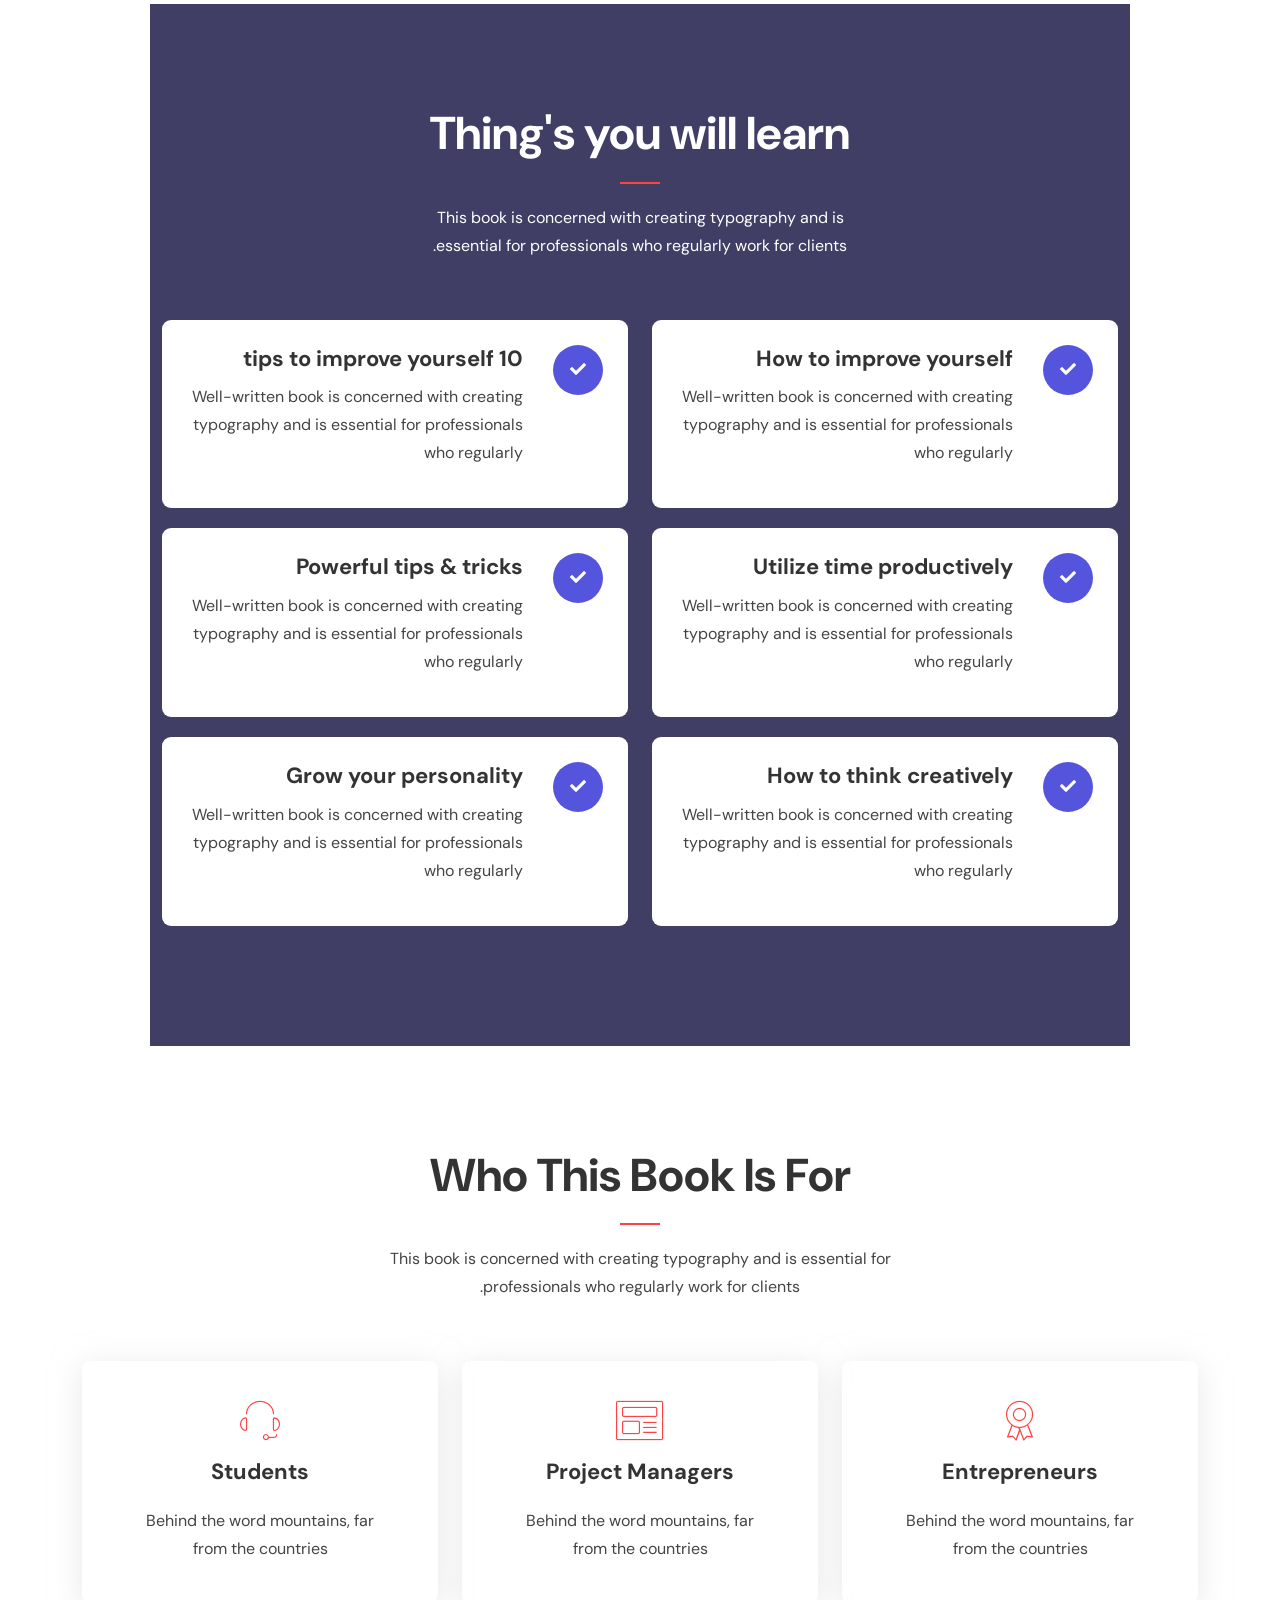
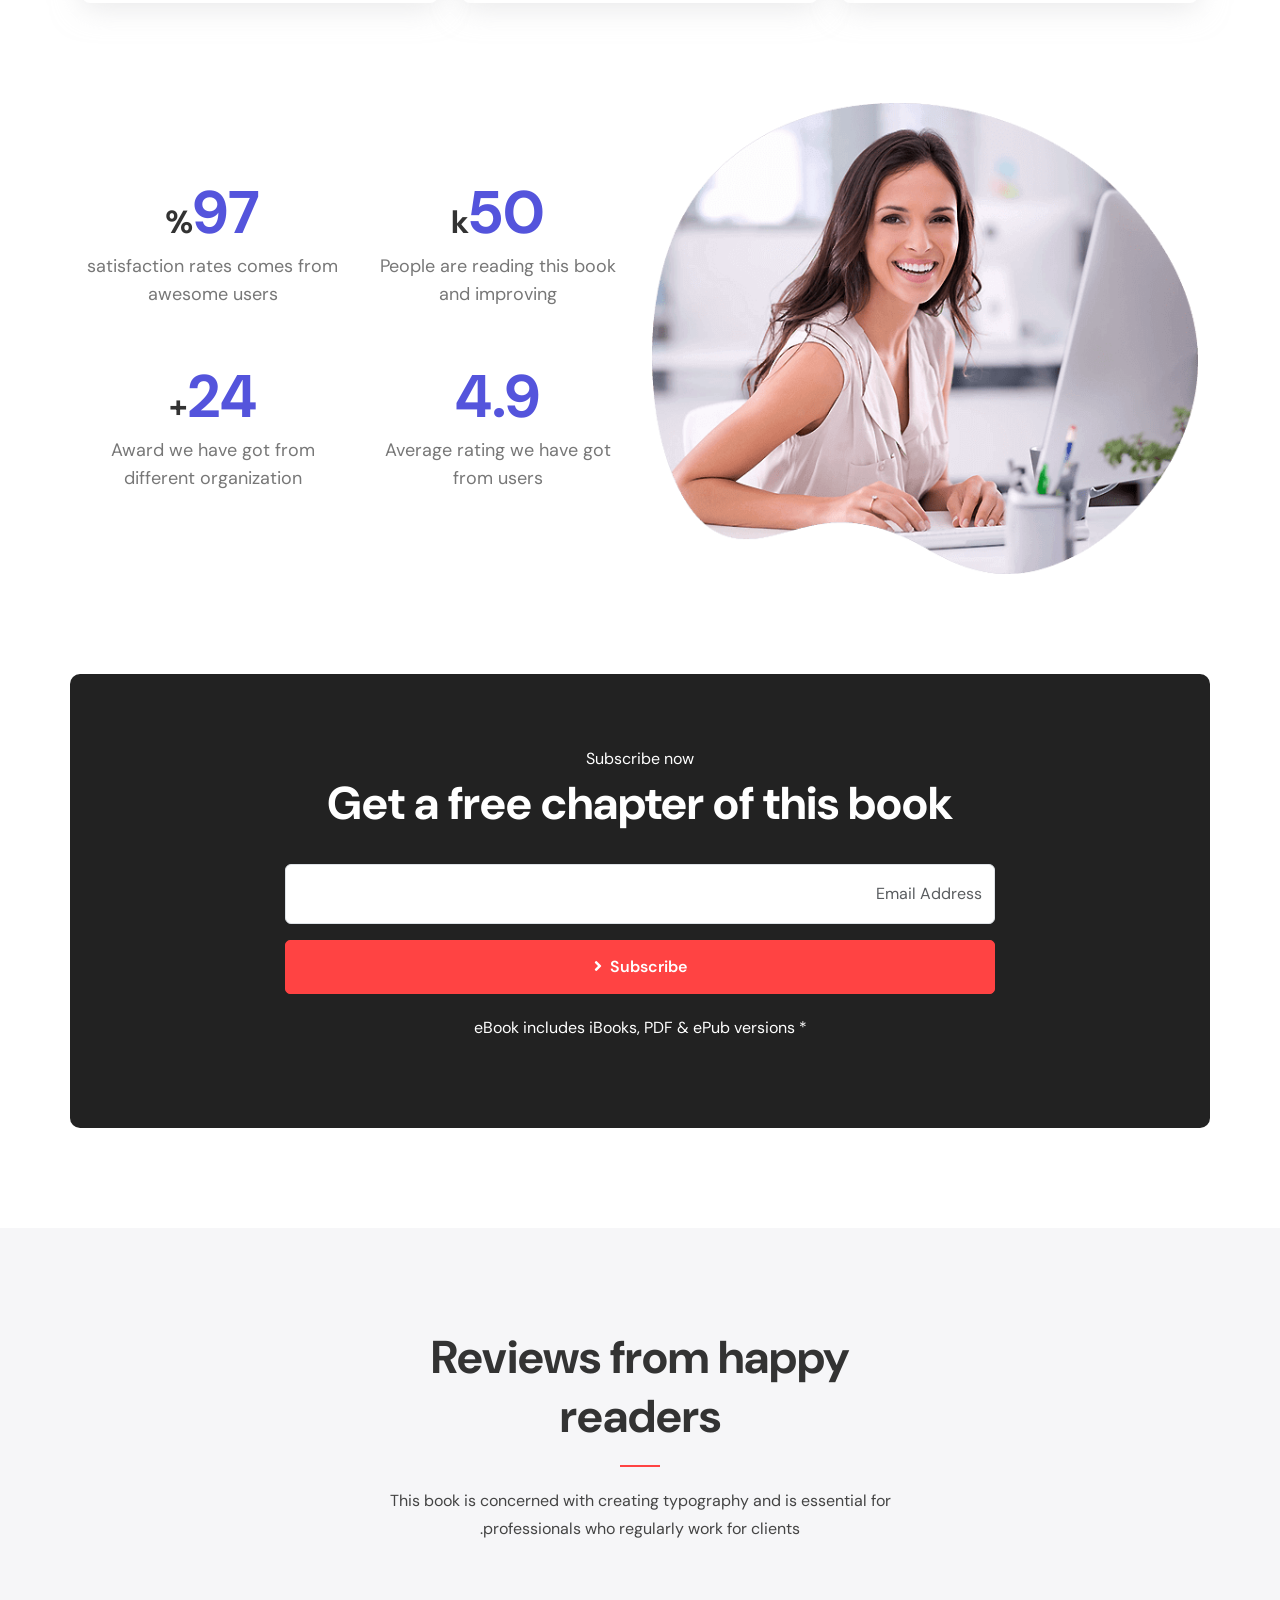
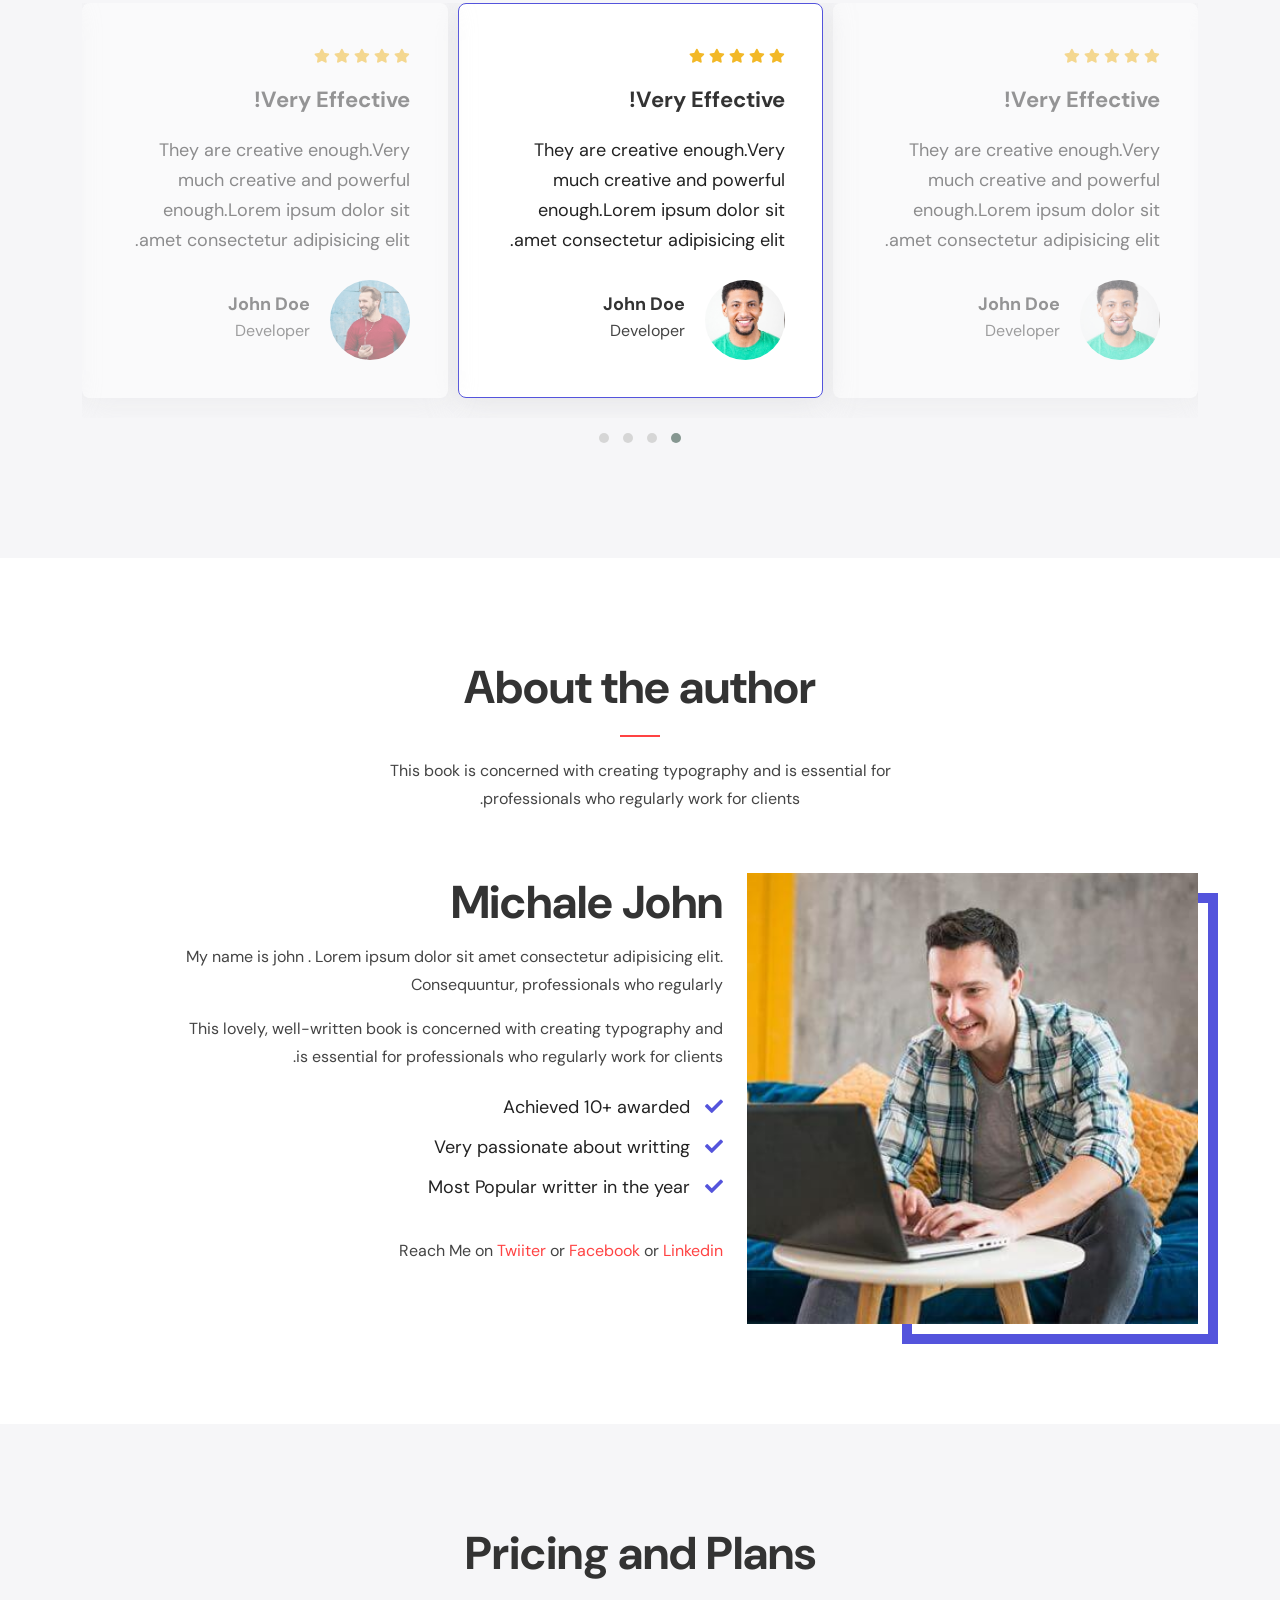
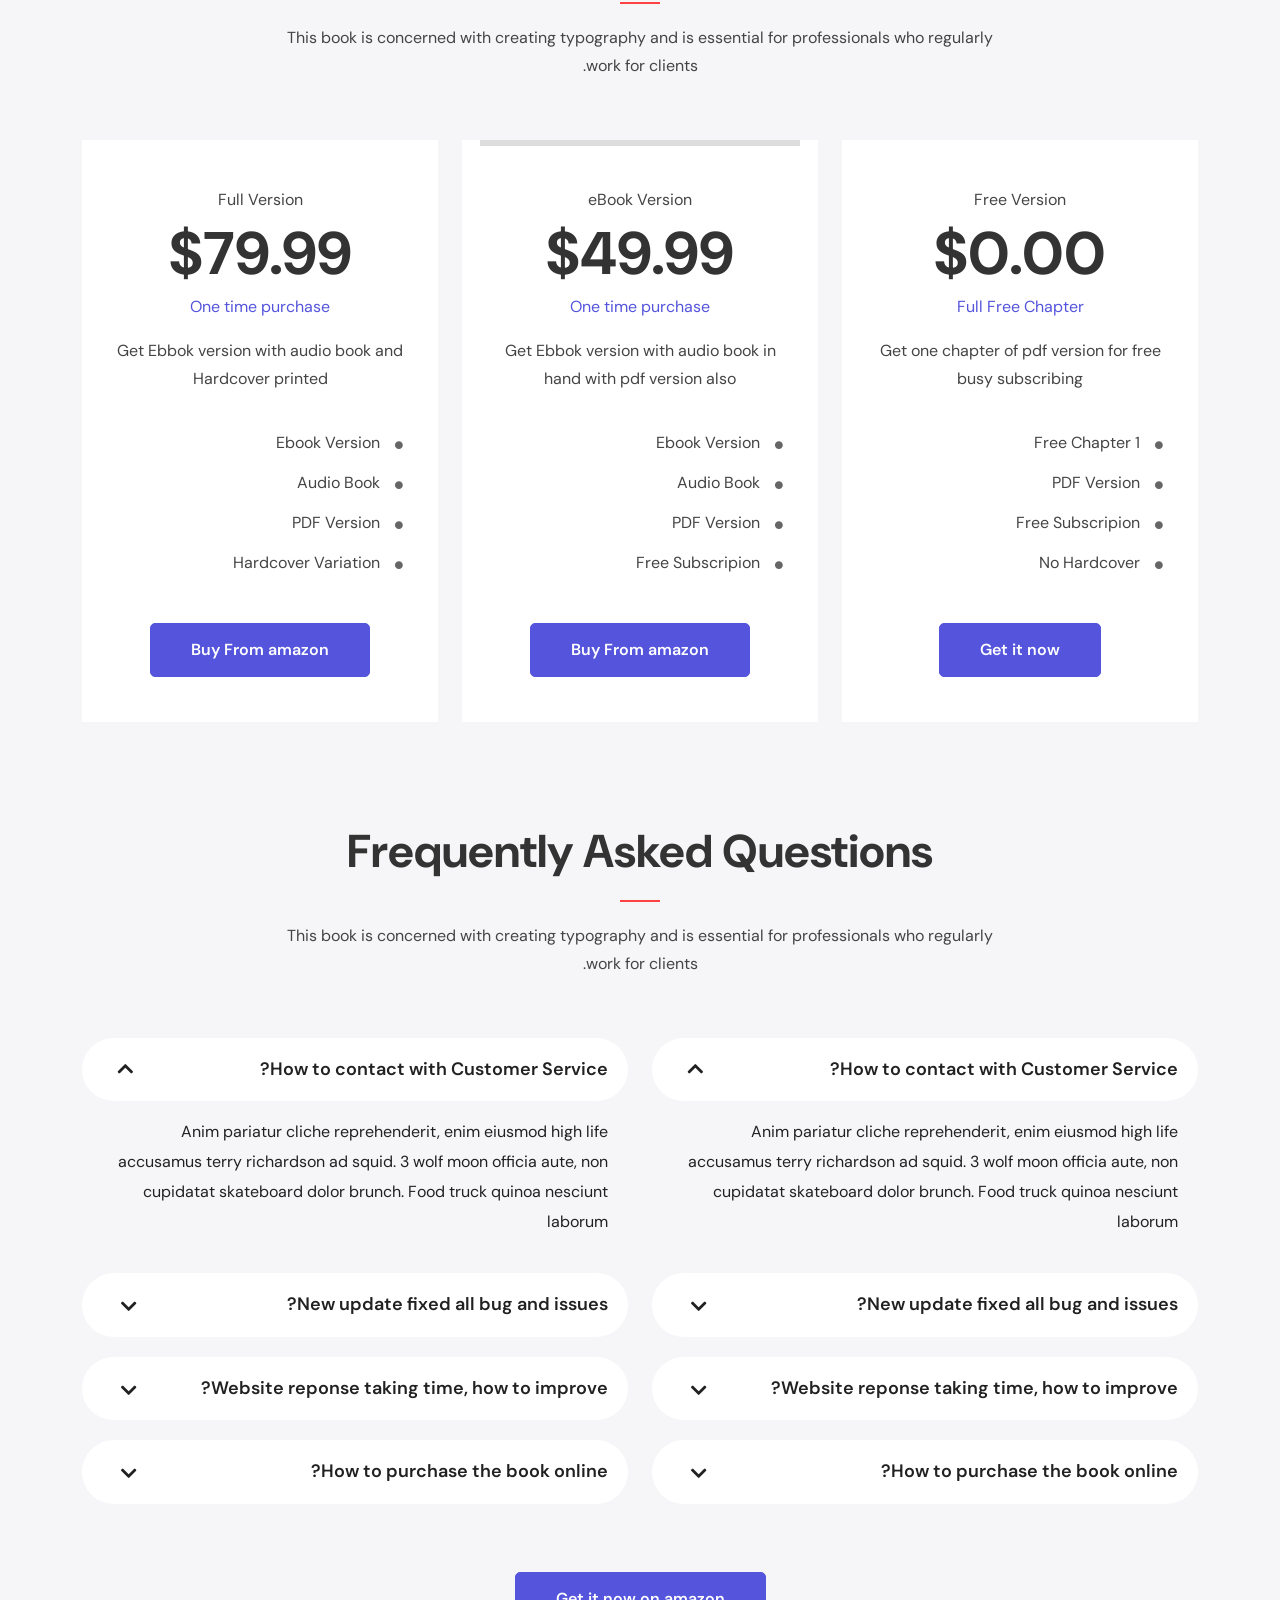
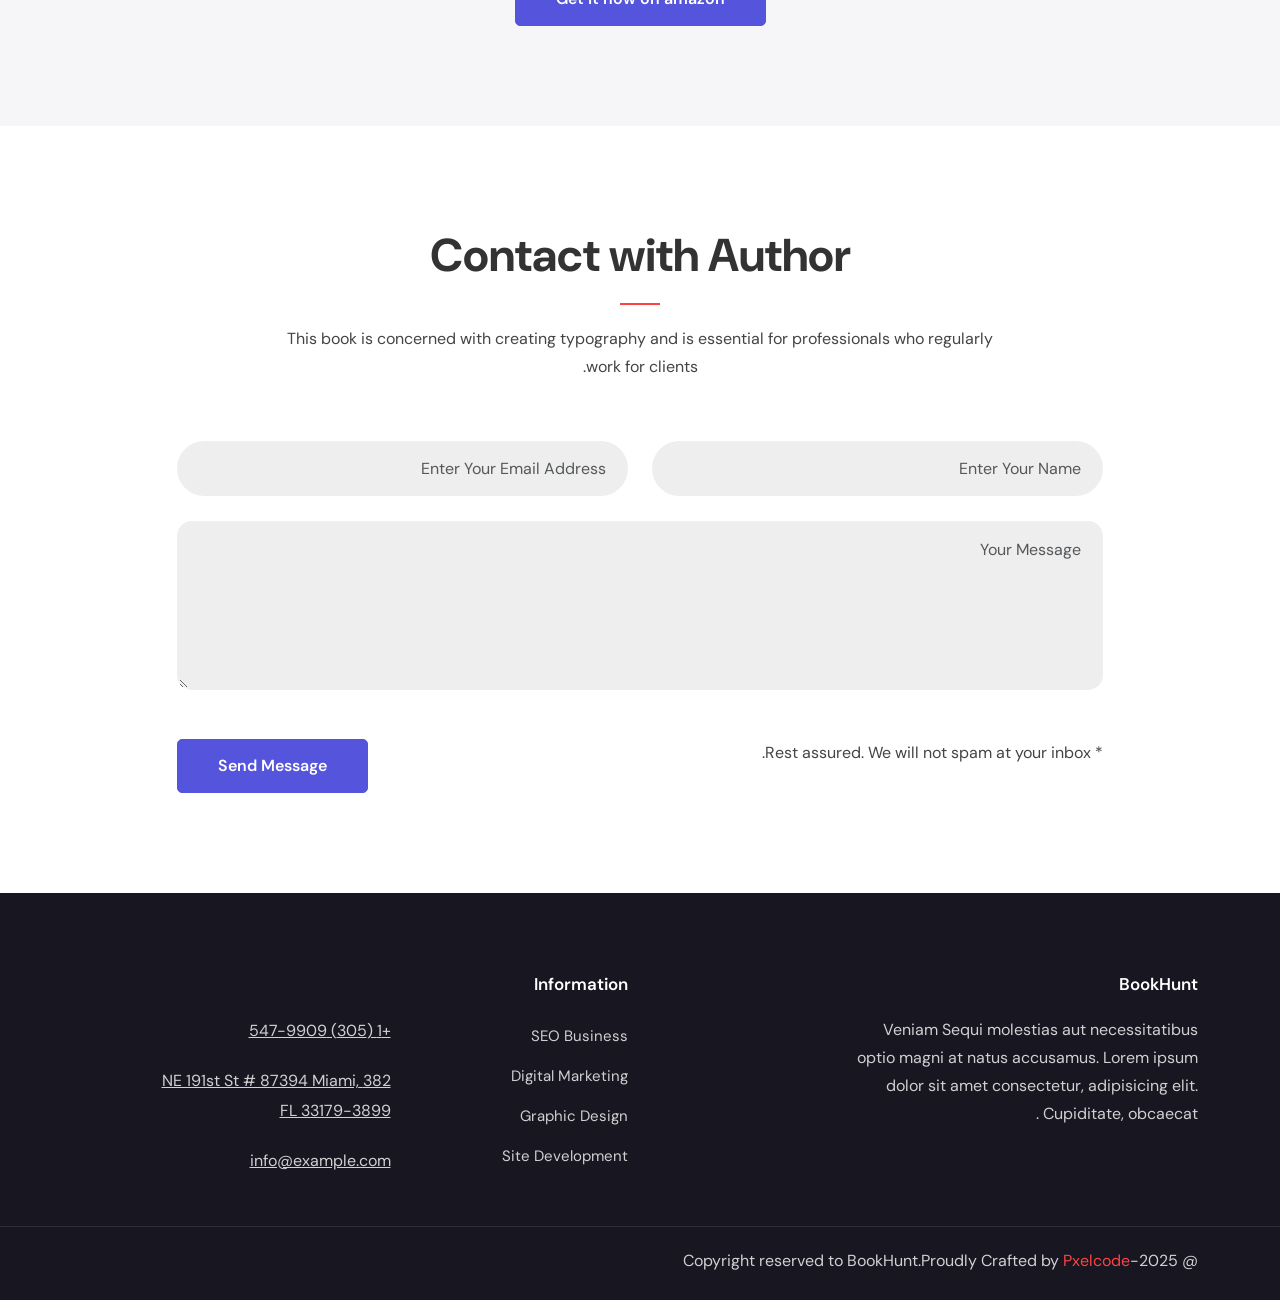
<file: rtl/index.html>
<!DOCTYPE html>
<html lang="ar" dir="rtl">
<head>
  <meta http-equiv="Content-Type" content="text/html; charset=UTF-8">
  <meta name="description" content="pxelcode,bookhunt,promotion,creative,author,book,ebook,marketing,digital, agency, startup,onepage, clean, modern,business, company">
  
  <meta name="author" content="https://themeforest.net/user/pxelcode">

  <title>BookHunt - Book landing Template</title>

  <!-- Mobile Specific Meta-->
  <meta name="viewport" content="width=device-width, initial-scale=1">
  <!-- bootstrap.min css -->
  <link rel="stylesheet" href="assets/vendors/bootstrap/bootstrap-rtl.css">
  <!-- Iconfont Css -->
  <link rel="stylesheet" href="assets/vendors/fontawesome/css/all.css">
  <link rel="stylesheet" href="assets/vendors/bicon/css/bicon.min.css">
  <!-- animate.css -->
  <link rel="stylesheet" href="assets/vendors/animate-css/animate.css">

   <!-- Owl Carousel  CSS -->
  <link rel="stylesheet" href="assets/vendors/owl/assets/owl.carousel.min.css">
  <link rel="stylesheet" href="assets/vendors/owl/assets/owl.theme.default.min.css">

  <!-- Main Stylesheet -->
  <link rel="stylesheet" href="assets/css/style-rtl.css">
  <link rel="stylesheet" href="assets/css/responsive-rtl.css">

</head>

<body id="top-header">

    
<!-- preloader  -->
<div id="loading">
    <div id="loading-center">
        <div id="loading-center-absolute">
            <div class="object" id="object_four"></div>
            <div class="object" id="object_three"></div>
            <div class="object" id="object_two"></div>
            <div class="object" id="object_one"></div>
        </div>
    </div>
</div>
    
<header>
    <!-- Main Menu Start -->
    <div id="menu-header-sticky" class="main-menu-area menu-header-sticky site-navigation">
        <div class="container">
            <div class="row gx-0 align-items-center justify-content-between">
                <div class="col-xl-2 col-6">
                    <div class="header-left">
                        <div class="main-logo">
                            <a href="index.html"><img src="assets/images/logo-dark.png" alt="Bookhunt" class="img-fluid"></a>
                        </div>
                    </div>
                </div>

                <div class="col-xl-7 col-6">
                    <div class="header-header-bar d-xl-none text-end">
                        <button class="header-offcanvas-toogle"><i class="flaticon-menu fa fa-bars"></i></button>
                    </div>

                    <div class="header-center text-right">
                        <div class="main-menu main-menu-black d-none d-xl-block" id="main-menu">
                            <nav class="mobile-menu-active" >
                                <ul class="main-menu__list">
                                    <li class="has-dropdown "><a href="index.html">Home</a>
                                        <ul class="sub-menu">
                                            <li><a href="index.html">Home 01</a></li>
                                            <li><a href="index-2.html">Home 02 </a></li>
                                            <li><a href="index-dark.html">Home 01 Dark</a></li>
                                            <li><a href="index-2-dark.html">Home Dark 02 </a></li>
                                        </ul>
                                    </li>
                                    <li><a href="#about">About</a></li>
                                    <li><a href="#chapters">Chapters</a></li>
                                    <li><a href="#testimonial">Reviews</a></li>
                                    <li><a href="#author">Author</a></li>
                                    <li><a href="#pricing">Pricing</a></li>
                                    <li><a href="#contact">Contact</a></li>
                                </ul>
                            </nav>
                        </div>
                    </div>
                </div>

                <div class="col-xl-3 d-none d-xl-block col-6">
                    <div class="header-right-info d-none d-lg-block text-end">
                        <ul class="header-socials">
                            <li><a href="#"><i class="fab fa-facebook-f"></i></a></li>
                            <li><a href="#"><i class="fab fa-twitter"></i></a></li>
                            <li><a href="#"><i class="fab fa-linkedin"></i></a></li>
                            <li><a href="#"><i class="fab fa-pinterest"></i></a></li>
                        </ul>
                    </div>
                </div>
            </div>
        </div>
    </div>
</header>


<!-- Offcanvas/mobile menu -->
<div class="offcanvas">
    <div class="offcanvas-wrapper">
        <div class="offcanvas-header d-flex justify-content-between align-items-center mb-90">
            <div class="offcanvas-logo">
                <a href="index.html"><img src="assets/images/logo-dark.png" alt="Bookhunt" class="img-fluid"></a>
            </div>
            <div class="offcanvas-close">
                <button class="offcanvas-close-toggle"><i class="fa fa-times"></i></button>
            </div>
        </div>
        <div class="offcanvas-menu d-xl-none mb-50">
            <nav></nav>
        </div>
        <div class="offcanvas-content mb-50 d-none d-xl-block">
            <h2 class="offcanvas-title">Hello There!</h2>
            <p>Lorem ipsum dolor sit amet, consect etur adipiscing elit. </p>
        </div>
       
        <div class="offcanvas-info mb-50">
            <h3 class="offcanvas-sm-title">Information</h3>
            <span><a href="#">+ 4 20 7700 1007</a></span>
            <span><a href="#">hello@bookhunt.com</a></span>
            <span><a href="#">Avenue de Roma 158b, Lisboa</a></span>
        </div>
        <div class="offcanvas-social mb-50">
            <h3 class="offcanvas-sm-title">Follow Us</h3>
            <a href="#"><i class="fab fa-facebook-f"></i></a>
            <a href="#"><i class="fab fa-twitter"></i></a>
            <a href="#"><i class="fab fa-linkedin-in"></i></a>
            <a href="#"><i class="fab fa-instagram"></i></a>
        </div>
    </div>
</div>
<div class="header-offcanvas-overlay"></div>


<!-- Banner section starts -->
<section class="banner pb-80">
    <div class="container">
        <div class="row align-items-center justify-content-between">
            <div class="col-md-12 col-lg-6">
                <div class="banner-content ">
                    <span class="subheading">50% discount on early purchase</span>
                    <h1>Solve your daily life problem in 1 minute</h1>
                    <ul>
                        <li><i class="fa fa-check"></i>Learn From Expert in details</li>
                        <li><i class="fa fa-check"></i>16 Chapters included</li>
                        <li><i class="fa fa-check"></i>eBook includes iBooks, PDF & ePub versions</li>
                        <li><i class="fa fa-check"></i>Audio book with every purchase</li>
                    </ul>
                    <a href="#" class="btn btn-main">Get this book at 29$</a>  
                    <p>Interested in free chapter? <a href="#">Get it now</a></p>
                </div>
            </div>
            <div class="col-lg-5">
                <div class="banner-img">
                    <img src="assets/images/banner/book.png" alt="" class="img-fluid">
                </div>
            </div>
        </div> <!-- / .row -->
    </div> <!-- / .container -->
</section>


<!-- Clients Logo section -->
<section class="pt-100 center-about bg-grey">
    <div class="container">
        <div class="row justify-content-center">
            <div class="col-lg-8">
                <div class="section-heading text-center">
                    <span>Creative works funnel</span>
                    <h2>Explore the most appropriate courses and certificate that you desire will be the sweet ultimate reward. Let’s get started</h2>
                    <a href="#">Have questions?​ <strong class="text-color">Get Free Guidebook</strong> </a>
                </div>
            </div>
        </div>
    </div>

    <section class="cta-2 clients ">
        <div class="container">
            <div class="row">
                <div class="col-lg-2 col-sm-6 ">
                    <div class="client-logo">
                        <img src="assets/images/clients/logo1.png" alt="" class="img-fluid">
                    </div>
                </div>
                 <div class="col-lg-2 col-sm-6">
                    <div class="client-logo">
                        <img src="assets/images/clients/logo2.png" alt="" class="img-fluid">
                    </div>
                </div>
                 <div class="col-lg-2 col-sm-6">
                    <div class="client-logo">
                        <img src="assets/images/clients/logo3.png" alt="" class="img-fluid">
                    </div>
                </div>
                 <div class="col-lg-2 col-sm-6">
                    <div class="client-logo">
                        <img src="assets/images/clients/logo4.png" alt="" class="img-fluid">
                    </div>
                </div>
                 <div class="col-lg-2 col-sm-6">
                    <div class="client-logo">
                        <img src="assets/images/clients/logo5.png" alt="" class="img-fluid">
                    </div>
                </div>
                 <div class="col-lg-2 col-sm-6">
                    <div class="client-logo">
                        <img src="assets/images/clients/logo6.png" alt="" class="img-fluid">
                    </div>
                </div>
            </div>
        </div>
    </section>
</section>
 
<!-- about Section start -->
<section class="about-section section-padding bg-grey" id="about">
    <div class="container">
        <div class="row">
             <div class="col-lg-6 col-md-6">
               <div class="about-img">
                    <img src="assets/images/banner/book.png" alt="" class="img-fluid">
               </div>
            </div>
            <div class="col-lg-6 col-md-6">
                <div class="section-heading">
                    <span class="subheading">50% discount on early purchase</span>
                    <h3 class="heading-title">Everything in your hand using mobile or tablet</h3>
                    <p>This lovely, well-written book is concerned with creating typography and is essential for professionals.</p>
                </div>

                <div class="about-text-block">
                    <i class="bi bi-badge2"></i>
                    <h4>10+ award achieved</h4>
                    <p>Debitis ab ipsum a autem sit ducimus voluptatem, quos. Consequatur non eum facilis, ex repellendus, vitae debitis.</p>
                </div>
                <div class="about-text-block">
                    <i class="bi bi-support"></i>
                    <h4>Read On Any Device</h4>
                    <p>Debitis ab ipsum a autem sit ducimus voluptatem, quos. Consequatur non eum facilis, ex repellendus, vitae debitis.</p>
                </div>
                <div class="about-text-block">
                    <i class="bi bi-rocket2"></i>
                    <h4>Marketing Goals</h4>
                    <p>Debitis ab ipsum a autem sit ducimus voluptatem, quos. Consequatur non eum facilis, ex repellendus, vitae debitis.</p>
                </div>
                <a href="#" class="btn btn-main-2"><i class="fa fa-check me-2"></i>More About Support</a> 
            </div>
        </div>
    </div>
</section>  

<!-- Chapters starts -->
<section class="chapter-section section-padding bg-white" id="chapters">
    <div class="container">
        <div class="row align-items-center justify-content-center">
            <div class="col-lg-8">
                <div class="center-heading mb-60">
                    <h3 class="heading-title">Chapters we've covered</h3>
                    <p>This lovely, well-written book is concerned with creating typography and is essential for professionals who regularly work for clients.</p>
                </div>
            </div>
        </div>
        <div class="row">
             <div class="col-lg-4 col-md-6">
                <div class="chapter-list">
                    <div class="chapter-item">
                        <h4><span>Chapter 1</span> Data Science Process </h4>
                        <p>Well-written book is concerned with creating typography and is essential for professionals who regularly</p>
                    </div>
                    <div class="chapter-item">
                        <h4><span>Chapter 2</span>The rise of trend Design </h4>
                        <p>Well-written book is concerned with creating typography and is essential for professionals who regularly</p>
                    </div>
                    <div class="chapter-item">
                        <h4><span>Chapter 3 </span> The rise of trend Design </h4>
                        <p>Well-written book is concerned with creating typography and is essential for professionals who regularly</p>
                    </div>
                </div>
            </div>

            <div class="col-lg-4 col-md-6">
                <div class="chapter-list">
                    <div class="chapter-item">
                        <h4><span>Chapter 4</span> The rise of trend Design </h4>
                        <p>Well-written book is concerned with creating typography and is essential for professionals who regularly</p>
                    </div>
                    <div class="chapter-item">
                        <h4><span>Chapter 5</span> Data Science Process </h4>
                        <p>Well-written book is concerned with creating typography and is essential for professionals who regularly</p>
                    </div>
                    <div class="chapter-item">
                        <h4><span>Chapter 6</span> The rise of trend Design </h4>
                        <p>Well-written book is concerned with creating typography and is essential for professionals who regularly</p>
                    </div>
                </div>
            </div>

            <div class="col-lg-4 col-md-6">
                <div class="chapter-list border-right-0">
                    <div class="chapter-item">
                        <h4><span>Chapter 7 </span> The rise of trend Design </h4>
                        <p>Well-written book is concerned with creating typography and is essential for professionals who regularly</p>
                    </div>
                    <div class="chapter-item">
                        <h4><span>Chapter 8</span> Data Science Process </h4>
                        <p>Well-written book is concerned with creating typography and is essential for professionals who regularly</p>
                    </div>
                   
                    <div class="chapter-item">
                        <h4><span>Chapter 9 </span> The rise of trend Design </h4>
                        <p>Well-written book is concerned with creating typography and is essential for professionals who regularly
                    </div>
                </div>
            </div>
        </div>
    </div>
</section> 

<!-- Book Preview -->
<section class="book-preview section-padding"  id="topics">
    <div class="container">
        <div class="row justify-content-center">
            <div class="col-lg-6">
                <div class="section-heading center-heading text-center mb-60">
                    <h3 class="heading-title text-white">Thing's you will learn</h3>
                    <p class="text-white">This book is concerned with creating typography and is essential for professionals who regularly work for clients.</p>
                </div>
            </div>
        </div>
        <div class="row justify-content-center">
            <div class="col-lg-6">
                <div class="topic-item ">
                    <div class="icon-box">
                        <i class="fa fa-check"></i>
                    </div>
                    <div class="topic-content">
                        <h4>How to improve yourself</h4>
                        <p>Well-written book is concerned with creating typography and is essential for professionals who regularly</p>
                    </div>
                </div>

                <div class="topic-item">
                    <div class="icon-box">
                        <i class="fa fa-check"></i>
                    </div>
                    <div class="topic-content">
                        <h4>Utilize time productively</h4>
                        <p>Well-written book is concerned with creating typography and is essential for professionals who regularly</p>
                    </div>
                </div>
                <div class="topic-item">
                    <div class="icon-box">
                        <i class="fa fa-check"></i>
                    </div>
                    <div class="topic-content">
                        <h4>How to think creatively</h4>
                        <p>Well-written book is concerned with creating typography and is essential for professionals who regularly</p>
                    </div>
                </div>
            </div>

            <div class="col-lg-6">
                <div class="topic-item">
                    <div class="icon-box">
                        <i class="fa fa-check"></i>
                    </div>
                    <div class="topic-content">
                        <h4>10 tips to improve yourself</h4>
                        <p>Well-written book is concerned with creating typography and is essential for professionals who regularly</p>
                    </div>
                </div>

                <div class="topic-item">
                    <div class="icon-box">
                        <i class="fa fa-check"></i>
                    </div>
                    <div class="topic-content">
                        <h4>Powerful tips & tricks</h4>
                        <p>Well-written book is concerned with creating typography and is essential for professionals who regularly</p>
                    </div>
                </div>
                <div class="topic-item">
                    <div class="icon-box">
                        <i class="fa fa-check"></i>
                    </div>
                    <div class="topic-content">
                        <h4>Grow your personality </h4>
                        <p>Well-written book is concerned with creating typography and is essential for professionals who regularly</p>
                    </div>
                </div>
            </div>
        </div>
    </div>
</section> 

<!-- Features section  -->
<section class="feature-2 section-padding">
    <div class="container">
        <div class="row justify-content-center">
            <div class="col-lg-6">
                <div class="section-heading center-heading text-center mb-60">
                    <h3 class="heading-title">Who This Book Is For</h3>
                    <p>This book is concerned with creating typography and is essential for professionals who regularly work for clients.</p>
                </div>
            </div>
        </div>
        <div class="row ">
            <div class="col-lg-4 col-md-6">
                <div class="feature-style-2 mb-4 mb-lg-0">
                    <i class="bi bi-badge2"></i>
                    <div class="feature-text">
                        <h4>Entrepreneurs</h4>
                        <p>Behind the word mountains, far from the countries</p>
                    </div>
                </div>
            </div>
            <div class="col-lg-4 col-md-6">
                <div class="feature-style-2 mb-4 mb-lg-0">
                    <i class="bi bi-article"></i>
                    <div class="feature-text">
                        <h4>Project Managers</h4>
                        <p>Behind the word mountains, far from the countries </p>
                    </div>
                </div>
            </div>
            <div class="col-lg-4 col-md-6">
                <div class="feature-style-2 mb-4 mb-lg-0">
                    <i class="bi bi-headset"></i>
                    <div class="feature-text">
                        <h4>Students</h4>
                        <p>Behind the word mountains, far from the countries</p>
                    </div>
                </div>
            </div>
        </div>
    </div>
</section> 

<!-- Counter section starts -->
<section class="counter-wrap pb-100">
    <div class="container">
        <div class="row align-items-center">
            <div class="col-lg-6">
                <div class="about-counter-img">
                    <img src="assets/images/bg/about.png" alt="" class="img-fluid">
                </div>
            </div>
             <div class="col-lg-6">
                <div class="row">
                    <div class="col-lg-6 col-md-6">
                        <div class="counter-item">
                            <i class="ti-desktop"></i>
                            <div class="count">
                                <span class="counter h2">50</span><span class="h2">k</span>
                            </div>
                            <p>People are reading this book and improving</p>
                        </div>
                    </div>
                    <div class="col-lg-6 col-md-6">
                        <div class="counter-item">
                            <i class="ti-agenda"></i>
                            <div class="count">
                                <span class="counter h2">97</span><span class="h2">%</span>
                            </div>
                            <p>satisfaction rates comes from awesome users</p>
                        </div>
                    </div>

                    <div class="col-lg-6 col-md-6">         
                        <div class="counter-item">
                            <i class="ti-heart"></i>
                            <div class="count">
                                <span class="counter h2">4.9</span>
                            </div>
                            <p>Average rating we have got from users</p>
                        </div>
                    </div>
                
                    <div class="col-lg-6 col-md-6">
                        <div class="counter-item">
                            <i class="ti-microphone-alt"></i>
                            <div class="count">
                                <span class="counter h2">24</span><span class="h2">+</span>
                            </div>
                            <p>Award we have got from different organization </p>
                        </div>
                    </div>
                </div>
            </div>
        </div>
    </div>
</section> 

<!-- CTA Section starts -->
<section class="cta pb-100">
    <div class="container">
        <div class="row justify-content-center cta-inner">
            <div class="col-lg-8">
                <div class="cta-content">
                    <span class="subheading2">Subscribe now</span>
                    <h2 class="heading-title">Get a free chapter of this book</h2>
                    <form action="#" class="subsribe">
                        <div class="form-group mb-3">
                            <input type="text" class="form-control" placeholder="Email Address">
                        </div>
                        <a href="#" class="btn btn-main w-100">Subscribe<i class="fa fa-angle-right ms-2"></i></a>  
                        <p>* eBook includes iBooks, PDF & ePub versions</p>
                    </form>
                </div>
            </div>
        </div>
    </div>
</section> 
<section class="testimonial section-padding bg-grey " id="testimonial">
    <div class="container">
        <div class="row justify-content-center">
            <div class="col-lg-6">
                <div class="section-heading center-heading text-center mb-60">
                    <h3 class="heading-title">Reviews from happy readers</h3>
                    <p>This book is concerned with creating typography and is essential for professionals who regularly work for clients.</p>
                </div>
            </div>
        </div>
        <div class="row justify-content-center">
            <div class="col-lg-12">
                <div class="testimonials-slides owl-carousel owl-theme">
                    <div class="review-item">
                        <div class="client-info">
                            <div class="rating">
                                <a href="#"><i class="fa fa-star"></i></a>
                                <a href="#"><i class="fa fa-star"></i></a>
                                <a href="#"><i class="fa fa-star"></i></a>
                                <a href="#"><i class="fa fa-star"></i></a>
                                <a href="#"><i class="fa fa-star"></i></a>
                            </div>
                            <h4>Very Effective!</h4>
                            <p>They are creative enough.Very much creative and powerful enough.Lorem ipsum dolor sit amet consectetur adipisicing elit.</p>
                        </div>
                        <div class="client-desc d-flex align-items-center">
                            <div class="client-img">
                                <img src="assets/images/clients/test-1.jpg" alt="" class="img-fluid">
                            </div>
                            <div class="client-text">
                                <h5>John Doe</h5>
                                <span class="designation">Developer</span>
                            </div>
                        </div>
                    </div>

                     <div class="review-item">
                        <div class="client-info">
                            <div class="rating">
                                <a href="#"><i class="fa fa-star"></i></a>
                                <a href="#"><i class="fa fa-star"></i></a>
                                <a href="#"><i class="fa fa-star"></i></a>
                                <a href="#"><i class="fa fa-star"></i></a>
                                <a href="#"><i class="fa fa-star"></i></a>
                            </div>
                            <h4>Very Effective!</h4>
                            <p>They are creative enough.Very much creative and powerful enough.Lorem ipsum dolor sit amet consectetur adipisicing elit.</p>
                            
                        </div>
                        <div class="client-desc d-flex align-items-center">
                            <div class="client-img">
                                <img src="assets/images/clients/test-2.jpg" alt="" class="img-fluid">
                            </div>
                            <div class="client-text">
                                <h5>John Doe</h5>
                                <span class="designation">Developer</span>
                            </div>
                        </div>
                    </div>


                    <div class="review-item">
                        <div class="client-info">
                            <div class="rating">
                                <a href="#"><i class="fa fa-star"></i></a>
                                <a href="#"><i class="fa fa-star"></i></a>
                                <a href="#"><i class="fa fa-star"></i></a>
                                <a href="#"><i class="fa fa-star"></i></a>
                                <a href="#"><i class="fa fa-star"></i></a>
                            </div>
                            <h4>Very Effective!</h4>
                            <p>They are creative enough.Very much creative and powerful enough.Lorem ipsum dolor sit amet consectetur adipisicing elit.</p>
                            
                        </div>
                        <div class="client-desc d-flex align-items-center">
                            <div class="client-img">
                                <img src="assets/images/clients/test-3.jpg" alt="" class="img-fluid">
                            </div>
                            <div class="client-text">
                                <h5>John Doe</h5>
                                <span class="designation">Developer</span>
                            </div>
                        </div>
                    </div>
                    <div class="review-item">
                        <div class="client-info">
                            <div class="rating">
                                <a href="#"><i class="fa fa-star"></i></a>
                                <a href="#"><i class="fa fa-star"></i></a>
                                <a href="#"><i class="fa fa-star"></i></a>
                                <a href="#"><i class="fa fa-star"></i></a>
                                <a href="#"><i class="fa fa-star"></i></a>
                            </div>
                            <h4>Very Effective!</h4>
                            <p>They are creative enough.Very much creative and powerful enough.Lorem ipsum dolor sit amet consectetur adipisicing elit.</p>
                        </div>
                        <div class="client-desc d-flex align-items-center">
                            <div class="client-img">
                                <img src="assets/images/clients/test-1.jpg" alt="" class="img-fluid">
                            </div>
                            <div class="client-text">
                                <h5>John Doe</h5>
                                <span class="designation">Developer</span>
                            </div>
                        </div>
                    </div>
                </div>
            </div>
        </div>
    </div>
</section>

<section class="author-section section-padding bg-white" id="author">
    <div class="container">
        <div class="row justify-content-center">
            <div class="col-lg-6">
                <div class="section-heading center-heading text-center mb-60">
                    <h3 class="heading-title">About the author</h3>
                    <p>This book is concerned with creating typography and is essential for professionals who regularly work for clients.</p>
                </div>
            </div>
        </div>
        <div class="row">
             <div class="col-lg-5 col-md-6">
               <div class="auhtor-img mb-4 mb-lg-0">
                    <img src="assets/images/bg/author.jpg" alt="" class="img-fluid">
               </div>
            </div>
            <div class="col-lg-6 col-md-6">
                <div class="section-heading mb-0">
                    <h3 class="heading-title">Michale John</h3>
                    <p>My name is john . Lorem ipsum dolor sit amet consectetur adipisicing elit. Consequuntur, professionals who regularly</p>
                    <p>This lovely, well-written book is concerned with creating typography and is essential for professionals who regularly work for clients.</p>
                </div>

                <div class="author-desc">
                    <ul class="list-unstyled">
                        <li><i class="fa fa-check"></i> Achieved 10+ awarded</li>
                        <li><i class="fa fa-check"></i> Very passionate about writting</li>
                        <li><i class="fa fa-check"></i> Most Popular writter in the year</li>
                    </ul>
                    <p>Reach Me on <a href="#">Twiiter</a> or <a href="#">Facebook</a> or <a href="#">Linkedin</a></p>
                </div>
            </div>
        </div>
    </div>
</section> 
 
<section class="pricing section-padding bg-grey" id="pricing">
    <div class="container">
        <div class="row justify-content-center">
            <div class="col-lg-8">
                <div class="section-heading center-heading text-center mb-60">
                    <h3 class="heading-title">Pricing and Plans</h3>
                    <p>This book is concerned with creating typography and is essential for professionals who regularly work for clients.</p>
                </div>
            </div>
        </div>

        <div class="row ">
            <div class="col-lg-4 col-md-6">
                <div class="pricing-item mb-4 mb-lg-0">
                    <div class="pricing-header">
                        <span>Free Version</span>
                    </div>
                    <div class="price">
                        <h3>$0.00</h3>
                        <p>Full Free Chapter</p>
                    </div>
                    <p>Get one chapter of pdf version for free busy subscribing</p>
                    
                    <ul class="pricing-features">
                        <li> <i class="fa fa-circle"></i>1 Free Chapter</li>
                        <li> <i class="fa fa-circle"></i>PDF version</li>
                        <li> <i class="fa fa-circle"></i>Free Subscripion</li>
                        <li> <i class="fa fa-circle"></i>No hardcover </li>
                    </ul>

                    <div class="pricing-footer">
                        <a href="#" class="btn btn-main-2">Get it now</a>
                    </div>
                </div>
            </div>

            <div class="col-lg-4 col-md-6">
                <div class="pricing-item popular mb-4 mb-lg-0">
                    <div class="pricing-header">
                        <span>eBook Version</span>
                    </div>
                    <div class="price">
                        <h3>$49.99</h3>
                        <p>One time purchase</p>
                    </div>
                    <p>Get Ebbok version with audio book in hand with pdf version also</p>
                    <ul class="pricing-features">
                        <li> <i class="fa fa-circle"></i>Ebook Version</li>
                        <li> <i class="fa fa-circle"></i>Audio Book</li>
                        <li> <i class="fa fa-circle"></i>PDF version</li>
                        <li> <i class="fa fa-circle"></i>Free Subscripion</li>
                    </ul>
                    <div class="pricing-footer">
                         <a href="#" class="btn btn-main-2">Buy From amazon</a>
                    </div>
                </div>
            </div>

            <div class="col-lg-4 col-md-6">
                <div class="pricing-item mb-4 mb-lg-0">
                    <div class="pricing-header">
                        <span>Full Version</span>
                    </div>
                    <div class="price">
                        <h3>$79.99</h3>
                        <p>One time purchase</p>
                    </div>
                    <p>Get Ebbok version with audio book and Hardcover printed</p>
                    <ul class="pricing-features">
                        <li> <i class="fa fa-circle"></i>Ebook Version</li>
                        <li> <i class="fa fa-circle"></i>Audio Book</li>
                        <li> <i class="fa fa-circle"></i>PDF version</li>
                        <li> <i class="fa fa-circle"></i>hardcover variation</li>
                    </ul>

                    <div class="pricing-footer">
                        <a href="#" class="btn btn-main-2">Buy From amazon</a>
                   </div>
                </div>
            </div>
        </div>
    </div>
</section> 

<!-- FAQ Starts -->
<section class="faq section-padding bg-grey pt-0" id="faq">
	<div class="container">
		<div class="row justify-content-center">
            <div class="col-lg-8">
                <div class="section-heading center-heading text-center mb-60">
                    <h3 class="heading-title">Frequently Asked Questions</h3>
                    <p>This book is concerned with creating typography and is essential for professionals who regularly work for clients.</p>
                </div>
            </div>
        </div>
		<div class="row justify-content-center">
			<div class="col-lg-6">
                <div class="accordion" id="accordionOne">
                    <div class="accordion-item">
                      <h2 class="accordion-header">
                        <button class="accordion-button" type="button" data-bs-toggle="collapse" data-bs-target="#collapseOne" aria-expanded="true" aria-controls="collapseOne">
                            How to contact with Customer Service?
                        </button>
                      </h2>
                      <div id="collapseOne" class="accordion-collapse collapse show" data-bs-parent="#accordionOne">
                        <div class="accordion-body">
                            Anim pariatur cliche reprehenderit, enim eiusmod high life accusamus terry richardson ad squid. 3 wolf moon officia aute, non cupidatat skateboard dolor brunch. Food truck quinoa nesciunt laborum
                        </div>
                      </div>
                    </div>
                    <div class="accordion-item">
                      <h2 class="accordion-header">
                        <button class="accordion-button collapsed" type="button" data-bs-toggle="collapse" data-bs-target="#collapseTwo" aria-expanded="false" aria-controls="collapseTwo">
                            New update fixed all bug and issues?
                        </button>
                      </h2>
                      <div id="collapseTwo" class="accordion-collapse collapse" data-bs-parent="#accordionOne">
                        <div class="accordion-body">
                            Anim pariatur cliche reprehenderit, enim eiusmod high life accusamus terry richardson ad squid. 3 wolf moon officia aute, non cupidatat skateboard dolor brunch. Food truck quinoa nesciunt laborum
                        </div>
                      </div>
                    </div>
                    <div class="accordion-item">
                      <h2 class="accordion-header">
                        <button class="accordion-button collapsed" type="button" data-bs-toggle="collapse" data-bs-target="#collapseThree" aria-expanded="false" aria-controls="collapseThree">
                            Website reponse taking time, how to improve?
                        </button>
                      </h2>
                      <div id="collapseThree" class="accordion-collapse collapse" data-bs-parent="#accordionOne">
                        <div class="accordion-body">
                            Anim pariatur cliche reprehenderit, enim eiusmod high life accusamus terry richardson ad squid. 3 wolf moon officia aute, non cupidatat skateboard dolor brunch. Food truck quinoa nesciunt laborum
                        </div>
                      </div>
                    </div>
                    
                    <div class="accordion-item">
                      <h2 class="accordion-header">
                        <button class="accordion-button collapsed" type="button" data-bs-toggle="collapse" data-bs-target="#collapseFour" aria-expanded="false" aria-controls="collapseFour">
                            How to purchase the book online?
                        </button>
                      </h2>
                      <div id="collapseFour" class="accordion-collapse collapse" data-bs-parent="#accordionOne">
                        <div class="accordion-body">
                            Anim pariatur cliche reprehenderit, enim eiusmod high life accusamus terry richardson ad squid. 3 wolf moon officia aute, non cupidatat skateboard dolor brunch. Food truck quinoa nesciunt laborum
                        </div>
                      </div>
                    </div>
                </div>
            </div>
            
            <div class="col-lg-6">
                <div class="accordion" id="accordionTwo">
                    <div class="accordion-item">
                      <h2 class="accordion-header">
                        <button class="accordion-button" type="button" data-bs-toggle="collapse" data-bs-target="#collapseAcOne" aria-expanded="true" aria-controls="ollapseAcOne">
                            How to contact with Customer Service?
                        </button>
                      </h2>
                      <div id="collapseAcOne" class="accordion-collapse collapse show" data-bs-parent="#accordionTwo">
                        <div class="accordion-body">
                            Anim pariatur cliche reprehenderit, enim eiusmod high life accusamus terry richardson ad squid. 3 wolf moon officia aute, non cupidatat skateboard dolor brunch. Food truck quinoa nesciunt laborum
                        </div>
                      </div>
                    </div>
                    <div class="accordion-item">
                      <h2 class="accordion-header">
                        <button class="accordion-button collapsed" type="button" data-bs-toggle="collapse" data-bs-target="#collapseAcTwo" aria-expanded="false" aria-controls="collapseAcTwo">
                            New update fixed all bug and issues?
                        </button>
                      </h2>
                      <div id="collapseAcTwo" class="accordion-collapse collapse" data-bs-parent="#accordionTwo">
                        <div class="accordion-body">
                            Anim pariatur cliche reprehenderit, enim eiusmod high life accusamus terry richardson ad squid. 3 wolf moon officia aute, non cupidatat skateboard dolor brunch. Food truck quinoa nesciunt laborum
                        </div>
                      </div>
                    </div>
                    <div class="accordion-item">
                      <h2 class="accordion-header">
                        <button class="accordion-button collapsed" type="button" data-bs-toggle="collapse" data-bs-target="#collapseAcThree" aria-expanded="false" aria-controls="collapseAcThree">
                            Website reponse taking time, how to improve?
                        </button>
                      </h2>
                      <div id="collapseAcThree" class="accordion-collapse collapse" data-bs-parent="#accordionTwo">
                        <div class="accordion-body">
                            Anim pariatur cliche reprehenderit, enim eiusmod high life accusamus terry richardson ad squid. 3 wolf moon officia aute, non cupidatat skateboard dolor brunch. Food truck quinoa nesciunt laborum
                        </div>
                      </div>
                    </div>
                    
                    <div class="accordion-item">
                      <h2 class="accordion-header">
                        <button class="accordion-button collapsed" type="button" data-bs-toggle="collapse" data-bs-target="#collapseAcFour" aria-expanded="false" aria-controls="collapseAcFour">
                            How to purchase the book online?
                        </button>
                      </h2>
                      <div id="collapseAcFour" class="accordion-collapse collapse" data-bs-parent="#accordionTwo">
                        <div class="accordion-body">
                            Anim pariatur cliche reprehenderit, enim eiusmod high life accusamus terry richardson ad squid. 3 wolf moon officia aute, non cupidatat skateboard dolor brunch. Food truck quinoa nesciunt laborum
                        </div>
                      </div>
                    </div>
                </div>
            </div>

            <div class="mt-5 text-center">
                <a href="#" class="btn btn-main-2">Get it now on amazon</a>
            </div>
        </div>
	</div>
</section>

<!-- Contact -->
<section class="section-padding contact bg-white" id="contact">
    <div class="container">
        <div class="row justify-content-center">
            <div class="col-lg-8">
                <div class="section-heading center-heading text-center mb-60">
                    <h3 class="heading-title">Contact with Author</h3>
                    <p>This book is concerned with creating typography and is essential for professionals who regularly work for clients.</p>
                </div>
            </div>
        </div>
        <div class="row justify-content-center">
            <div class="col-lg-10 col-sm-12 col-md-12">
                <form class="contact__form form-row contact-form " method="post" action="mail.php" id="contactForm" >
                    <div class="row">
                        <div class="col-12">
                            <div class="alert alert-success contact__msg"  style="display: none" role="alert">
                                Your message was sent successfully.
                            </div>
                        </div>
                    </div>
                
                    <div class="row">
                        <div class="col-lg-6">
                            <div class="form-group">
                                <input type="text" id="name" name="name" class="form-control" placeholder="Enter Your Name"/>
                            </div>
                        </div>
                        
                        <div class="col-lg-6">
                            <div class="form-group">
                                <input type="text" name="email" id="email" class="form-control" placeholder="Enter Your Email Address"/>
                            </div>
                        </div>
                        <div class="col-lg-12">
                            <div class="form-group">
                                <textarea id="message" name="message" cols="30" rows="6" class="form-control" placeholder="Your Message"></textarea>    
                            </div>
                        </div>
                        
                        <div class="col-lg-12">
                            <div class="d-lg-flex justify-content-between mt-4">
                                <p>* Rest assured. We will not spam at your inbox.</p>
                                <input id="submit" name="submit" type="submit" class="btn btn-main-2" value="Send Message"/>
                            </div>
                        </div>
                    </div>
                </form> 
            </div>
        </div>
    </div>
</section>

<!-- Footer starts -->

<section class="footer pt-120">
	<div class="container">
		<div class="row">
			<div class="col-lg-4 me-auto col-sm-6 col-md-12">
				<div class="widget footer-widget mb-5 mb-lg-0">
					<h5 class="widget-title">BookHunt</h5>
					<p class="mt-3">Veniam Sequi molestias aut necessitatibus optio magni at natus accusamus. Lorem ipsum dolor sit amet consectetur, adipisicing elit. Cupiditate, obcaecat .</p>
				</div>
			</div>
			
			<div class="col-lg-6 col-sm-6 col-md-12">
				<div class="footer-widget mb-5 mb-lg-0">
					<h5 class="widget-title">Information</h5>
				</div>
				<div class="row">
					<div class="col-lg-5 col-md-6">
						<ul class="list-unstyled footer-links">
							<li><a href="#">SEO Business</a></li>
							<li><a href="#">Digital Marketing</a></li>
							<li><a href="#">Graphic Design</a></li>
							<li><a href="#">Site Development</a></li>
						</ul>
					</div>
					<div class="col-lg-6 col-md-6">
						<div class="footer-widget footer-contact mb-5 mb-lg-0">
							<ul class="list-unstyled">
								<li> +1 (305) 547-9909</li>
								<li>382 NE 191st St # 87394 Miami, FL 33179-3899</li>
								<li>info@example.com</li>
							</ul>
						</div>
					</div>
				</div>
			</div>
		</div>
	</div>

	<div class="footer-btm">
		<div class="container">
			<div class="row">
				<div class="col-lg-6">
					<div class="copyright">
						<p>@ 2025-Copyright reserved to BookHunt.Proudly Crafted by <a href="https://themeforest.net/user/pxelcode">Pxelcode</a> </p>
					</div>
				</div>
			</div>
		</div>
	</div>
</section>


<div id="progress"><span id="progress-value"><i class="fa fa-arrow-up"></i></span></div>


    <!-- 
    Essential Scripts
    =====================================-->
    
    <!-- Main jQuery -->
    <script src="assets/vendors/jquery/jquery.min.js"></script>
    <!-- Bootstrap 5.3 -->
    <script src="assets/vendors/bootstrap/bootstrap.js"></script>
    <!-- Counterup -->
    <script src="assets/vendors/counterup/waypoint.js"></script>
    <script src="assets/vendors/counterup/jquery.counterup.min.js"></script>
    <!--  Owl Carousel-->
    <script src="assets/vendors/owl/owl.carousel.min.js"></script>
   
    <script src="assets/js/script.js"></script>
  

  </body>
  </html>
</file>
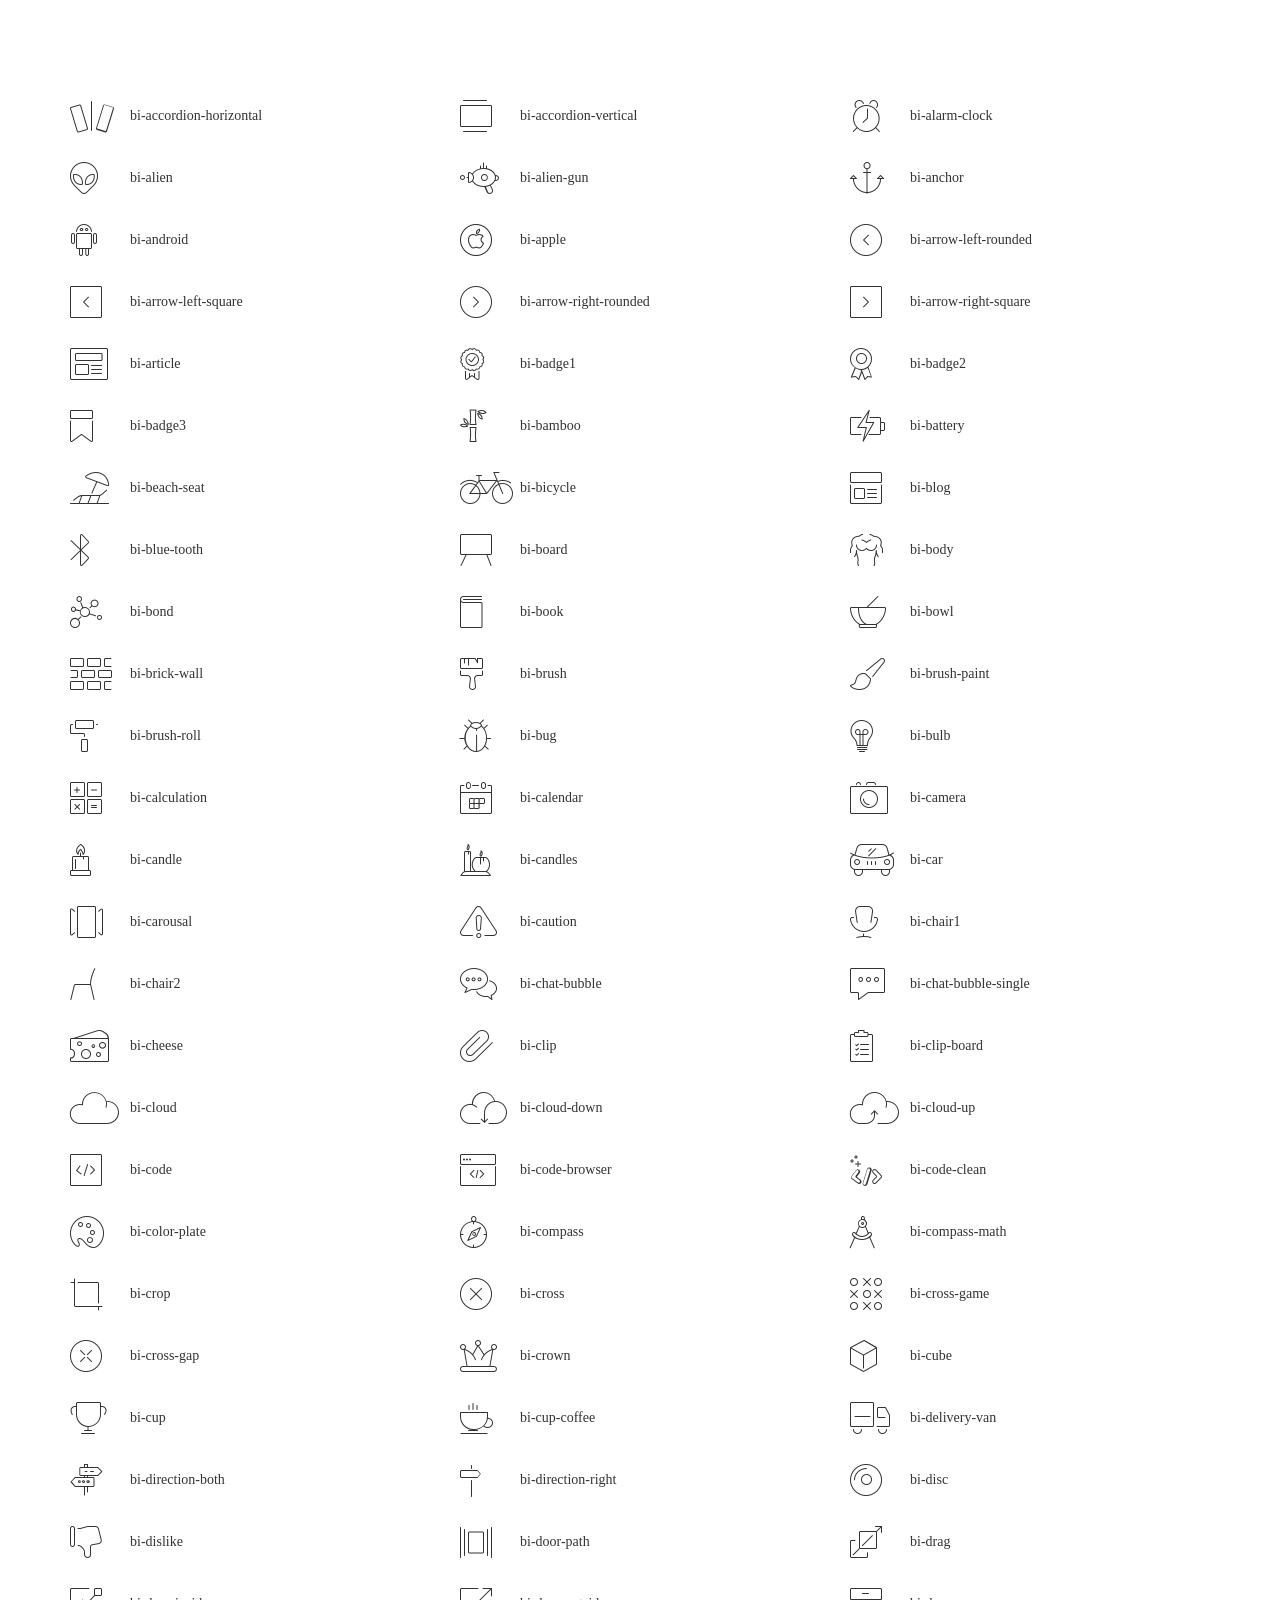
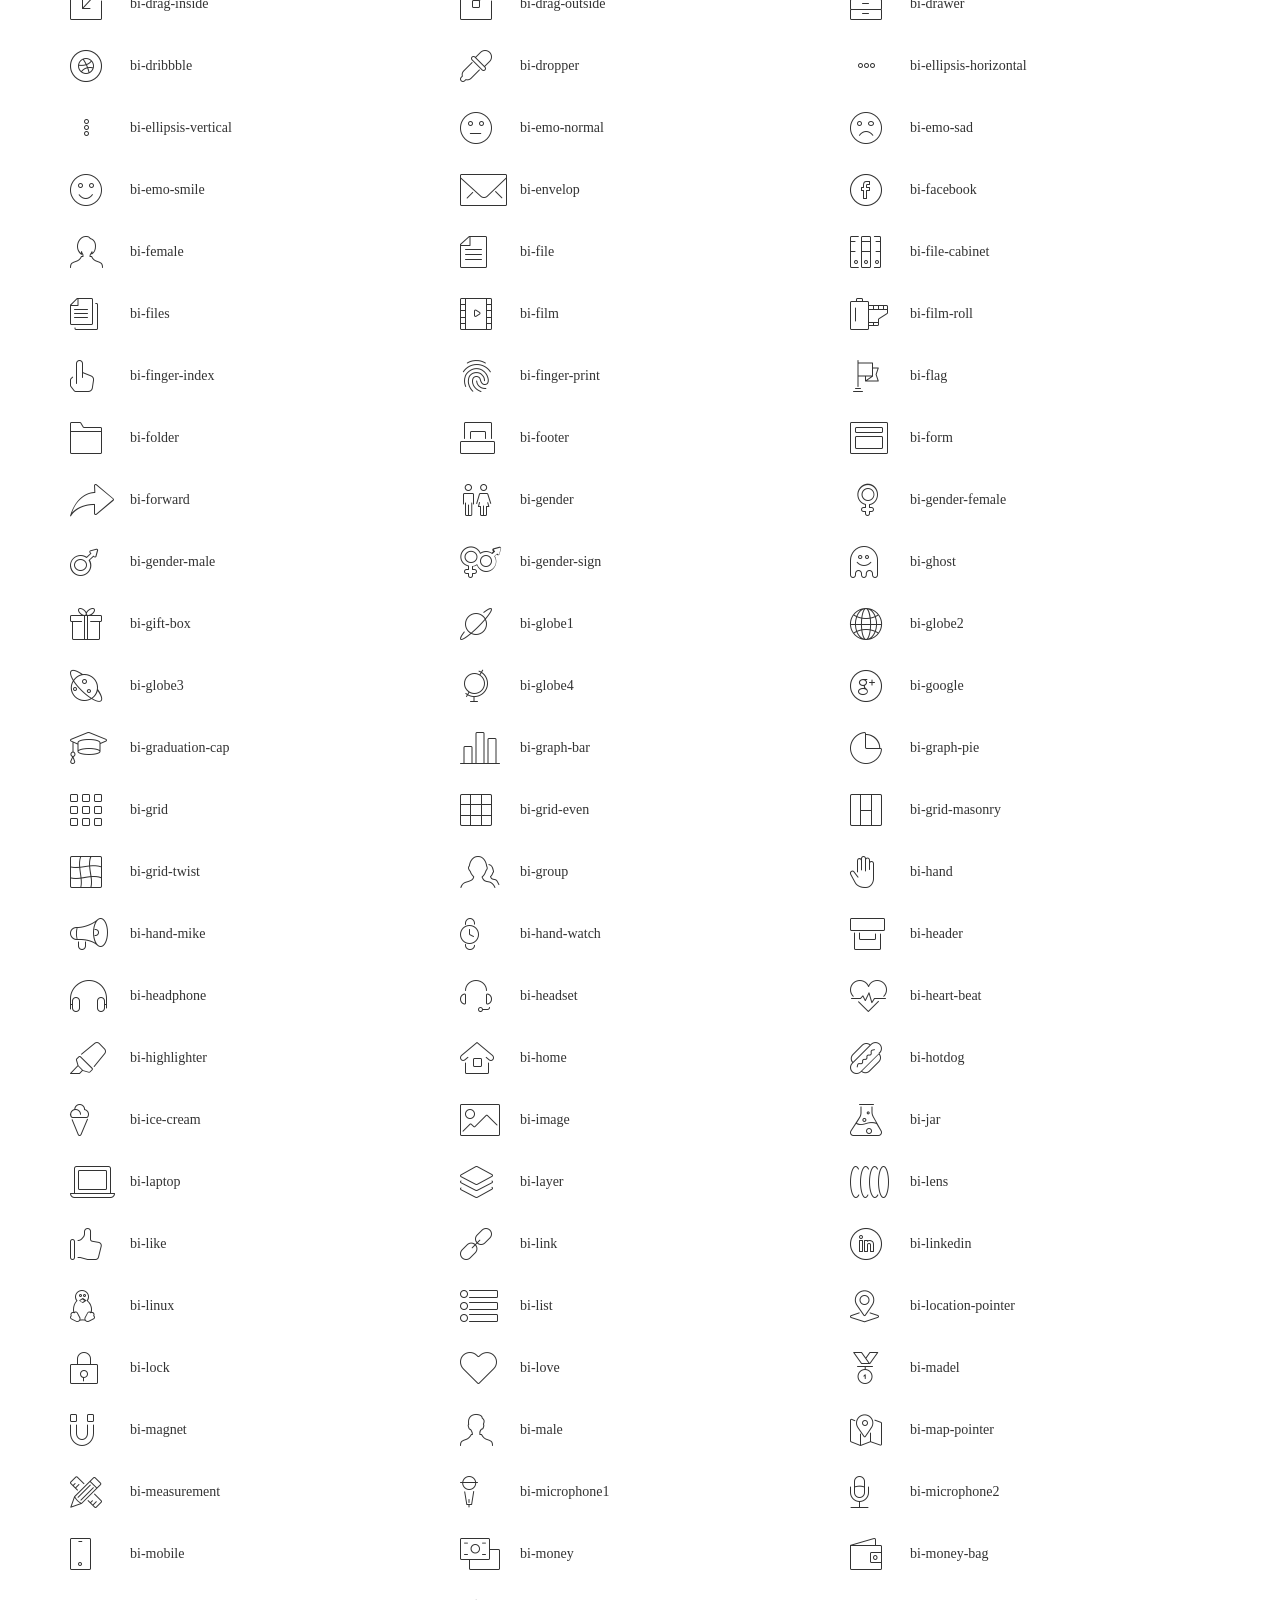
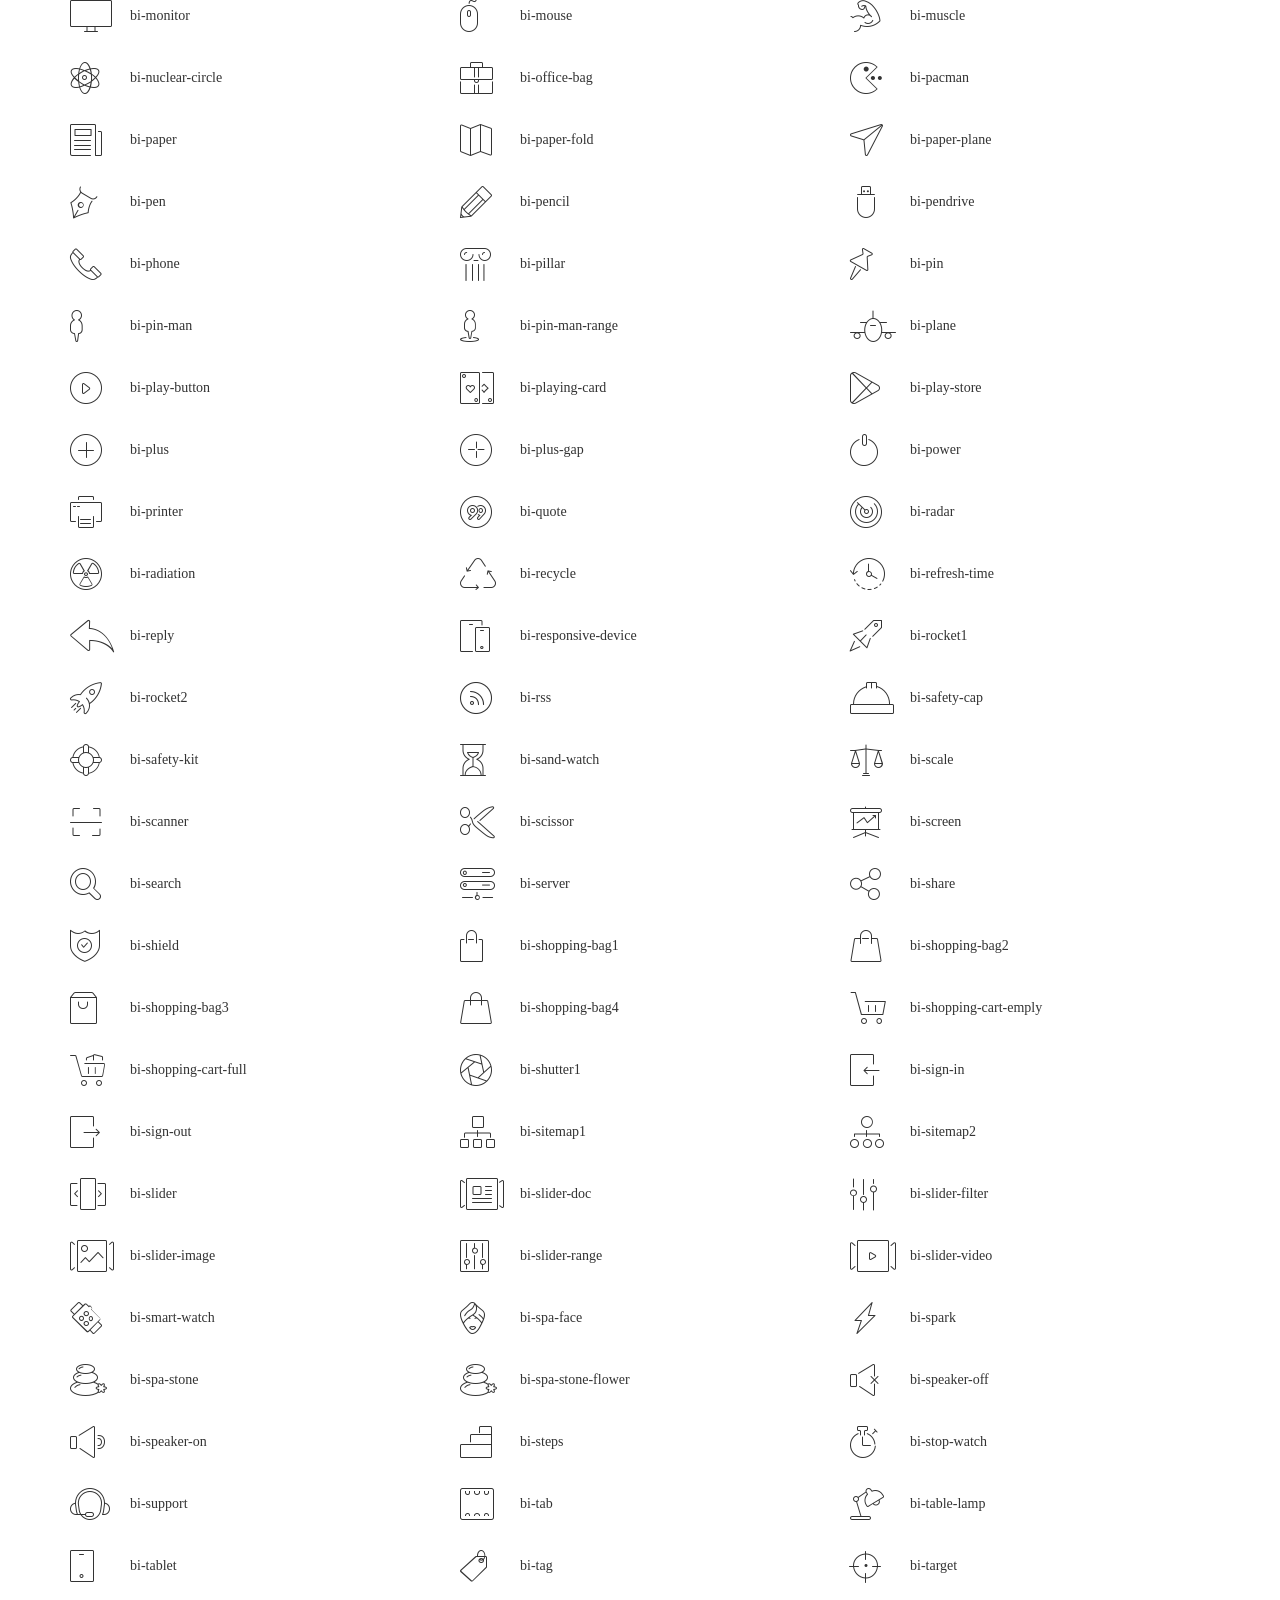
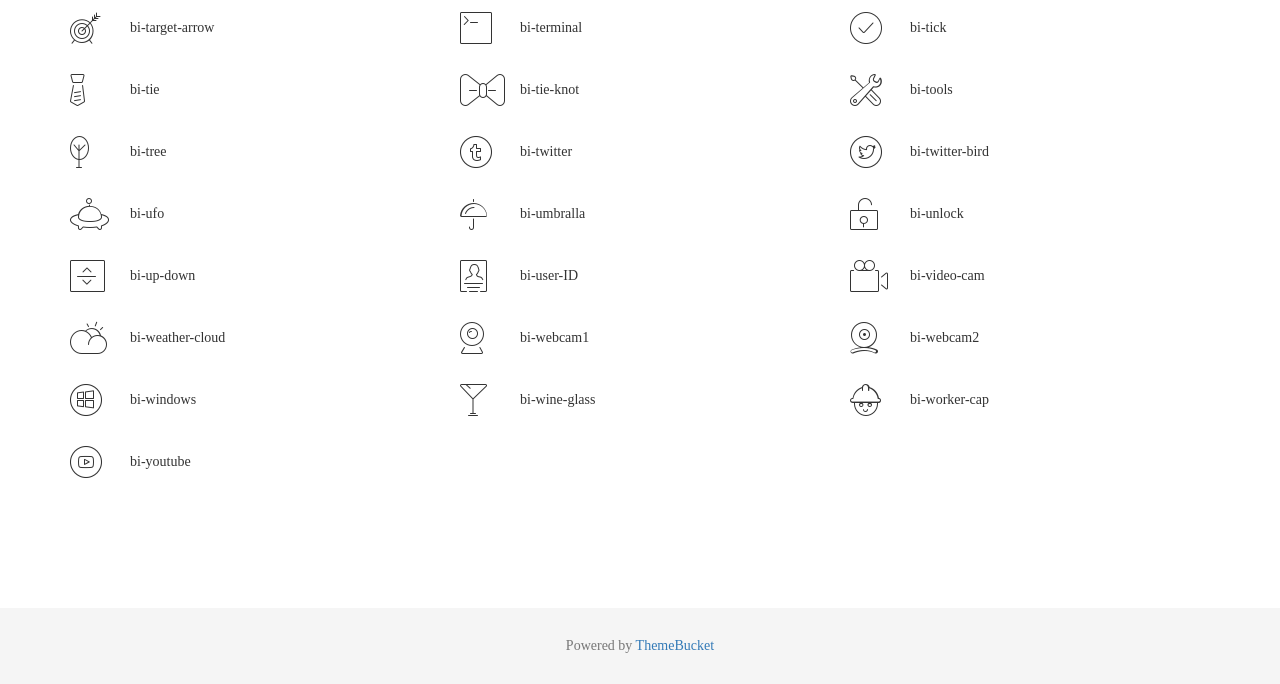
<file: assets/vendors/bicon/index.html>
<!DOCTYPE html>
<html class="html">
    <head>
        <meta charset="utf-8">
        <meta http-equiv="X-UA-Compatible" content="IE=edge">
        <meta name="viewport" content="width=device-width, initial-scale=1">
        <link rel="shortcut icon" type="image/png" href="imgs/favicon.png" />
        <title>Bicon</title>

        <link rel="stylesheet" href="css/bootstrap.min.css">
        <link rel="stylesheet" href="css/demo.min.css">
        <link rel="stylesheet" href="css/bicon.css">
    </head>
    <body>
        <div class="container">
            <div class="row bicon-list">
                <div class="bicon col-md-4 col-sm-6"><span class="bi bi-accordion-horizontal"></span><span class="bi-class-name">bi-accordion-horizontal</span></div>
                    <div class="bicon col-md-4 col-sm-6"><span class="bi bi-accordion-vertical"></span><span class="bi-class-name">bi-accordion-vertical</span></div>
                    <div class="bicon col-md-4 col-sm-6"><span class="bi bi-alarm-clock"></span><span class="bi-class-name">bi-alarm-clock</span></div>
                    <div class="bicon col-md-4 col-sm-6"><span class="bi bi-alien"></span><span class="bi-class-name">bi-alien</span></div>
                    <div class="bicon col-md-4 col-sm-6"><span class="bi bi-alien-gun"></span><span class="bi-class-name">bi-alien-gun</span></div>
                    <div class="bicon col-md-4 col-sm-6"><span class="bi bi-anchor"></span><span class="bi-class-name">bi-anchor</span></div>
                    <div class="bicon col-md-4 col-sm-6"><span class="bi bi-android"></span><span class="bi-class-name">bi-android</span></div>
                    <div class="bicon col-md-4 col-sm-6"><span class="bi bi-apple"></span><span class="bi-class-name">bi-apple</span></div>
                    <div class="bicon col-md-4 col-sm-6"><span class="bi bi-arrow-left-rounded"></span><span class="bi-class-name">bi-arrow-left-rounded</span></div>
                    <div class="bicon col-md-4 col-sm-6"><span class="bi bi-arrow-left-square"></span><span class="bi-class-name">bi-arrow-left-square</span></div>
                    <div class="bicon col-md-4 col-sm-6"><span class="bi bi-arrow-right-rounded"></span><span class="bi-class-name">bi-arrow-right-rounded</span></div>
                    <div class="bicon col-md-4 col-sm-6"><span class="bi bi-arrow-right-square"></span><span class="bi-class-name">bi-arrow-right-square</span></div>
                    <div class="bicon col-md-4 col-sm-6"><span class="bi bi-article"></span><span class="bi-class-name">bi-article</span></div>
                    <div class="bicon col-md-4 col-sm-6"><span class="bi bi-badge1"></span><span class="bi-class-name">bi-badge1</span></div>
                    <div class="bicon col-md-4 col-sm-6"><span class="bi bi-badge2"></span><span class="bi-class-name">bi-badge2</span></div>
                    <div class="bicon col-md-4 col-sm-6"><span class="bi bi-badge3"></span><span class="bi-class-name">bi-badge3</span></div>
                    <div class="bicon col-md-4 col-sm-6"><span class="bi bi-bamboo"></span><span class="bi-class-name">bi-bamboo</span></div>
                    <div class="bicon col-md-4 col-sm-6"><span class="bi bi-battery"></span><span class="bi-class-name">bi-battery</span></div>
                    <div class="bicon col-md-4 col-sm-6"><span class="bi bi-beach-seat"></span><span class="bi-class-name">bi-beach-seat</span></div>
                    <div class="bicon col-md-4 col-sm-6"><span class="bi bi-bicycle"></span><span class="bi-class-name">bi-bicycle</span></div>
                    <div class="bicon col-md-4 col-sm-6"><span class="bi bi-blog"></span><span class="bi-class-name">bi-blog</span></div>
                    <div class="bicon col-md-4 col-sm-6"><span class="bi bi-blue-tooth"></span><span class="bi-class-name">bi-blue-tooth</span></div>
                    <div class="bicon col-md-4 col-sm-6"><span class="bi bi-board"></span><span class="bi-class-name">bi-board</span></div>
                    <div class="bicon col-md-4 col-sm-6"><span class="bi bi-body"></span><span class="bi-class-name">bi-body</span></div>
                    <div class="bicon col-md-4 col-sm-6"><span class="bi bi-bond"></span><span class="bi-class-name">bi-bond</span></div>
                    <div class="bicon col-md-4 col-sm-6"><span class="bi bi-book"></span><span class="bi-class-name">bi-book</span></div>
                    <div class="bicon col-md-4 col-sm-6"><span class="bi bi-bowl"></span><span class="bi-class-name">bi-bowl</span></div>
                    <div class="bicon col-md-4 col-sm-6"><span class="bi bi-brick-wall"></span><span class="bi-class-name">bi-brick-wall</span></div>
                    <div class="bicon col-md-4 col-sm-6"><span class="bi bi-brush"></span><span class="bi-class-name">bi-brush</span></div>
                    <div class="bicon col-md-4 col-sm-6"><span class="bi bi-brush-paint"></span><span class="bi-class-name">bi-brush-paint</span></div>
                    <div class="bicon col-md-4 col-sm-6"><span class="bi bi-brush-roll"></span><span class="bi-class-name">bi-brush-roll</span></div>
                    <div class="bicon col-md-4 col-sm-6"><span class="bi bi-bug"></span><span class="bi-class-name">bi-bug</span></div>
                    <div class="bicon col-md-4 col-sm-6"><span class="bi bi-bulb"></span><span class="bi-class-name">bi-bulb</span></div>
                    <div class="bicon col-md-4 col-sm-6"><span class="bi bi-calculation"></span><span class="bi-class-name">bi-calculation</span></div>
                    <div class="bicon col-md-4 col-sm-6"><span class="bi bi-calendar"></span><span class="bi-class-name">bi-calendar</span></div>
                    <div class="bicon col-md-4 col-sm-6"><span class="bi bi-camera"></span><span class="bi-class-name">bi-camera</span></div>
                    <div class="bicon col-md-4 col-sm-6"><span class="bi bi-candle"></span><span class="bi-class-name">bi-candle</span></div>
                    <div class="bicon col-md-4 col-sm-6"><span class="bi bi-candles"></span><span class="bi-class-name">bi-candles</span></div>
                    <div class="bicon col-md-4 col-sm-6"><span class="bi bi-car"></span><span class="bi-class-name">bi-car</span></div>
                    <div class="bicon col-md-4 col-sm-6"><span class="bi bi-carousal"></span><span class="bi-class-name">bi-carousal</span></div>
                    <div class="bicon col-md-4 col-sm-6"><span class="bi bi-caution"></span><span class="bi-class-name">bi-caution</span></div>
                    <div class="bicon col-md-4 col-sm-6"><span class="bi bi-chair1"></span><span class="bi-class-name">bi-chair1</span></div>
                    <div class="bicon col-md-4 col-sm-6"><span class="bi bi-chair2"></span><span class="bi-class-name">bi-chair2</span></div>
                    <div class="bicon col-md-4 col-sm-6"><span class="bi bi-chat-bubble"></span><span class="bi-class-name">bi-chat-bubble</span></div>
                    <div class="bicon col-md-4 col-sm-6"><span class="bi bi-chat-bubble-single"></span><span class="bi-class-name">bi-chat-bubble-single</span></div>
                    <div class="bicon col-md-4 col-sm-6"><span class="bi bi-cheese"></span><span class="bi-class-name">bi-cheese</span></div>
                    <div class="bicon col-md-4 col-sm-6"><span class="bi bi-clip"></span><span class="bi-class-name">bi-clip</span></div>
                    <div class="bicon col-md-4 col-sm-6"><span class="bi bi-clip-board"></span><span class="bi-class-name">bi-clip-board</span></div>
                    <div class="bicon col-md-4 col-sm-6"><span class="bi bi-cloud"></span><span class="bi-class-name">bi-cloud</span></div>
                    <div class="bicon col-md-4 col-sm-6"><span class="bi bi-cloud-down"></span><span class="bi-class-name">bi-cloud-down</span></div>
                    <div class="bicon col-md-4 col-sm-6"><span class="bi bi-cloud-up"></span><span class="bi-class-name">bi-cloud-up</span></div>
                    <div class="bicon col-md-4 col-sm-6"><span class="bi bi-code"></span><span class="bi-class-name">bi-code</span></div>
                    <div class="bicon col-md-4 col-sm-6"><span class="bi bi-code-browser"></span><span class="bi-class-name">bi-code-browser</span></div>
                    <div class="bicon col-md-4 col-sm-6"><span class="bi bi-code-clean"></span><span class="bi-class-name">bi-code-clean</span></div>
                    <div class="bicon col-md-4 col-sm-6"><span class="bi bi-color-plate"></span><span class="bi-class-name">bi-color-plate</span></div>
                    <div class="bicon col-md-4 col-sm-6"><span class="bi bi-compass"></span><span class="bi-class-name">bi-compass</span></div>
                    <div class="bicon col-md-4 col-sm-6"><span class="bi bi-compass-math"></span><span class="bi-class-name">bi-compass-math</span></div>
                    <div class="bicon col-md-4 col-sm-6"><span class="bi bi-crop"></span><span class="bi-class-name">bi-crop</span></div>
                    <div class="bicon col-md-4 col-sm-6"><span class="bi bi-cross"></span><span class="bi-class-name">bi-cross</span></div>
                    <div class="bicon col-md-4 col-sm-6"><span class="bi bi-cross-game"></span><span class="bi-class-name">bi-cross-game</span></div>
                    <div class="bicon col-md-4 col-sm-6"><span class="bi bi-cross-gap"></span><span class="bi-class-name">bi-cross-gap</span></div>
                    <div class="bicon col-md-4 col-sm-6"><span class="bi bi-crown"></span><span class="bi-class-name">bi-crown</span></div>
                    <div class="bicon col-md-4 col-sm-6"><span class="bi bi-cube"></span><span class="bi-class-name">bi-cube</span></div>
                    <div class="bicon col-md-4 col-sm-6"><span class="bi bi-cup"></span><span class="bi-class-name">bi-cup</span></div>
                    <div class="bicon col-md-4 col-sm-6"><span class="bi bi-cup-coffee"></span><span class="bi-class-name">bi-cup-coffee</span></div>
                    <div class="bicon col-md-4 col-sm-6"><span class="bi bi-delivery-van"></span><span class="bi-class-name">bi-delivery-van</span></div>
                    <div class="bicon col-md-4 col-sm-6"><span class="bi bi-direction-both"></span><span class="bi-class-name">bi-direction-both</span></div>
                    <div class="bicon col-md-4 col-sm-6"><span class="bi bi-direction-right"></span><span class="bi-class-name">bi-direction-right</span></div>
                    <div class="bicon col-md-4 col-sm-6"><span class="bi bi-disc"></span><span class="bi-class-name">bi-disc</span></div>
                    <div class="bicon col-md-4 col-sm-6"><span class="bi bi-dislike"></span><span class="bi-class-name">bi-dislike</span></div>
                    <div class="bicon col-md-4 col-sm-6"><span class="bi bi-door-path"></span><span class="bi-class-name">bi-door-path</span></div>
                    <div class="bicon col-md-4 col-sm-6"><span class="bi bi-drag"></span><span class="bi-class-name">bi-drag</span></div>
                    <div class="bicon col-md-4 col-sm-6"><span class="bi bi-drag-inside"></span><span class="bi-class-name">bi-drag-inside</span></div>
                    <div class="bicon col-md-4 col-sm-6"><span class="bi bi-drag-outside"></span><span class="bi-class-name">bi-drag-outside</span></div>
                    <div class="bicon col-md-4 col-sm-6"><span class="bi bi-drawer"></span><span class="bi-class-name">bi-drawer</span></div>
                    <div class="bicon col-md-4 col-sm-6"><span class="bi bi-dribbble"></span><span class="bi-class-name">bi-dribbble</span></div>
                    <div class="bicon col-md-4 col-sm-6"><span class="bi bi-dropper"></span><span class="bi-class-name">bi-dropper</span></div>
                    <div class="bicon col-md-4 col-sm-6"><span class="bi bi-ellipsis-horizontal"></span><span class="bi-class-name">bi-ellipsis-horizontal</span></div>
                    <div class="bicon col-md-4 col-sm-6"><span class="bi bi-ellipsis-vertical"></span><span class="bi-class-name">bi-ellipsis-vertical</span></div>
                    <div class="bicon col-md-4 col-sm-6"><span class="bi bi-emo-normal"></span><span class="bi-class-name">bi-emo-normal</span></div>
                    <div class="bicon col-md-4 col-sm-6"><span class="bi bi-emo-sad"></span><span class="bi-class-name">bi-emo-sad</span></div>
                    <div class="bicon col-md-4 col-sm-6"><span class="bi bi-emo-smile"></span><span class="bi-class-name">bi-emo-smile</span></div>
                    <div class="bicon col-md-4 col-sm-6"><span class="bi bi-envelop"></span><span class="bi-class-name">bi-envelop</span></div>
                    <div class="bicon col-md-4 col-sm-6"><span class="bi bi-facebook"></span><span class="bi-class-name">bi-facebook</span></div>
                    <div class="bicon col-md-4 col-sm-6"><span class="bi bi-female"></span><span class="bi-class-name">bi-female</span></div>
                    <div class="bicon col-md-4 col-sm-6"><span class="bi bi-file"></span><span class="bi-class-name">bi-file</span></div>
                    <div class="bicon col-md-4 col-sm-6"><span class="bi bi-file-cabinet"></span><span class="bi-class-name">bi-file-cabinet</span></div>
                    <div class="bicon col-md-4 col-sm-6"><span class="bi bi-files"></span><span class="bi-class-name">bi-files</span></div>
                    <div class="bicon col-md-4 col-sm-6"><span class="bi bi-film"></span><span class="bi-class-name">bi-film</span></div>
                    <div class="bicon col-md-4 col-sm-6"><span class="bi bi-film-roll"></span><span class="bi-class-name">bi-film-roll</span></div>
                    <div class="bicon col-md-4 col-sm-6"><span class="bi bi-finger-index"></span><span class="bi-class-name">bi-finger-index</span></div>
                    <div class="bicon col-md-4 col-sm-6"><span class="bi bi-finger-print"></span><span class="bi-class-name">bi-finger-print</span></div>
                    <div class="bicon col-md-4 col-sm-6"><span class="bi bi-flag"></span><span class="bi-class-name">bi-flag</span></div>
                    <div class="bicon col-md-4 col-sm-6"><span class="bi bi-folder"></span><span class="bi-class-name">bi-folder</span></div>
                    <div class="bicon col-md-4 col-sm-6"><span class="bi bi-footer"></span><span class="bi-class-name">bi-footer</span></div>
                    <div class="bicon col-md-4 col-sm-6"><span class="bi bi-form"></span><span class="bi-class-name">bi-form</span></div>
                    <div class="bicon col-md-4 col-sm-6"><span class="bi bi-forward"></span><span class="bi-class-name">bi-forward</span></div>
                    <div class="bicon col-md-4 col-sm-6"><span class="bi bi-gender"></span><span class="bi-class-name">bi-gender</span></div>
                    <div class="bicon col-md-4 col-sm-6"><span class="bi bi-gender-female"></span><span class="bi-class-name">bi-gender-female</span></div>
                    <div class="bicon col-md-4 col-sm-6"><span class="bi bi-gender-male"></span><span class="bi-class-name">bi-gender-male</span></div>
                    <div class="bicon col-md-4 col-sm-6"><span class="bi bi-gender-sign"></span><span class="bi-class-name">bi-gender-sign</span></div>
                    <div class="bicon col-md-4 col-sm-6"><span class="bi bi-ghost"></span><span class="bi-class-name">bi-ghost</span></div>
                    <div class="bicon col-md-4 col-sm-6"><span class="bi bi-gift-box"></span><span class="bi-class-name">bi-gift-box</span></div>
                    <div class="bicon col-md-4 col-sm-6"><span class="bi bi-globe1"></span><span class="bi-class-name">bi-globe1</span></div>
                    <div class="bicon col-md-4 col-sm-6"><span class="bi bi-globe2"></span><span class="bi-class-name">bi-globe2</span></div>
                    <div class="bicon col-md-4 col-sm-6"><span class="bi bi-globe3"></span><span class="bi-class-name">bi-globe3</span></div>
                    <div class="bicon col-md-4 col-sm-6"><span class="bi bi-globe4"></span><span class="bi-class-name">bi-globe4</span></div>
                    <div class="bicon col-md-4 col-sm-6"><span class="bi bi-google"></span><span class="bi-class-name">bi-google</span></div>
                    <div class="bicon col-md-4 col-sm-6"><span class="bi bi-graduation-cap"></span><span class="bi-class-name">bi-graduation-cap</span></div>
                    <div class="bicon col-md-4 col-sm-6"><span class="bi bi-graph-bar"></span><span class="bi-class-name">bi-graph-bar</span></div>
                    <div class="bicon col-md-4 col-sm-6"><span class="bi bi-graph-pie"></span><span class="bi-class-name">bi-graph-pie</span></div>
                    <div class="bicon col-md-4 col-sm-6"><span class="bi bi-grid"></span><span class="bi-class-name">bi-grid</span></div>
                    <div class="bicon col-md-4 col-sm-6"><span class="bi bi-grid-even"></span><span class="bi-class-name">bi-grid-even</span></div>
                    <div class="bicon col-md-4 col-sm-6"><span class="bi bi-grid-masonry"></span><span class="bi-class-name">bi-grid-masonry</span></div>
                    <div class="bicon col-md-4 col-sm-6"><span class="bi bi-grid-twist"></span><span class="bi-class-name">bi-grid-twist</span></div>
                    <div class="bicon col-md-4 col-sm-6"><span class="bi bi-group"></span><span class="bi-class-name">bi-group</span></div>
                    <div class="bicon col-md-4 col-sm-6"><span class="bi bi-hand"></span><span class="bi-class-name">bi-hand</span></div>
                    <div class="bicon col-md-4 col-sm-6"><span class="bi bi-hand-mike"></span><span class="bi-class-name">bi-hand-mike</span></div>
                    <div class="bicon col-md-4 col-sm-6"><span class="bi bi-hand-watch"></span><span class="bi-class-name">bi-hand-watch</span></div>
                    <div class="bicon col-md-4 col-sm-6"><span class="bi bi-header"></span><span class="bi-class-name">bi-header</span></div>
                    <div class="bicon col-md-4 col-sm-6"><span class="bi bi-headphone"></span><span class="bi-class-name">bi-headphone</span></div>
                    <div class="bicon col-md-4 col-sm-6"><span class="bi bi-headset"></span><span class="bi-class-name">bi-headset</span></div>
                    <div class="bicon col-md-4 col-sm-6"><span class="bi bi-heart-beat"></span><span class="bi-class-name">bi-heart-beat</span></div>
                    <div class="bicon col-md-4 col-sm-6"><span class="bi bi-highlighter"></span><span class="bi-class-name">bi-highlighter</span></div>
                    <div class="bicon col-md-4 col-sm-6"><span class="bi bi-home"></span><span class="bi-class-name">bi-home</span></div>
                    <div class="bicon col-md-4 col-sm-6"><span class="bi bi-hotdog"></span><span class="bi-class-name">bi-hotdog</span></div>
                    <div class="bicon col-md-4 col-sm-6"><span class="bi bi-ice-cream"></span><span class="bi-class-name">bi-ice-cream</span></div>
                    <div class="bicon col-md-4 col-sm-6"><span class="bi bi-image"></span><span class="bi-class-name">bi-image</span></div>
                    <div class="bicon col-md-4 col-sm-6"><span class="bi bi-jar"></span><span class="bi-class-name">bi-jar</span></div>
                    <div class="bicon col-md-4 col-sm-6"><span class="bi bi-laptop"></span><span class="bi-class-name">bi-laptop</span></div>
                    <div class="bicon col-md-4 col-sm-6"><span class="bi bi-layer"></span><span class="bi-class-name">bi-layer</span></div>
                    <div class="bicon col-md-4 col-sm-6"><span class="bi bi-lens"></span><span class="bi-class-name">bi-lens</span></div>
                    <div class="bicon col-md-4 col-sm-6"><span class="bi bi-like"></span><span class="bi-class-name">bi-like</span></div>
                    <div class="bicon col-md-4 col-sm-6"><span class="bi bi-link"></span><span class="bi-class-name">bi-link</span></div>
                    <div class="bicon col-md-4 col-sm-6"><span class="bi bi-linkedin"></span><span class="bi-class-name">bi-linkedin</span></div>
                    <div class="bicon col-md-4 col-sm-6"><span class="bi bi-linux"></span><span class="bi-class-name">bi-linux</span></div>
                    <div class="bicon col-md-4 col-sm-6"><span class="bi bi-list"></span><span class="bi-class-name">bi-list</span></div>
                    <div class="bicon col-md-4 col-sm-6"><span class="bi bi-location-pointer"></span><span class="bi-class-name">bi-location-pointer</span></div>
                    <div class="bicon col-md-4 col-sm-6"><span class="bi bi-lock"></span><span class="bi-class-name">bi-lock</span></div>
                    <div class="bicon col-md-4 col-sm-6"><span class="bi bi-love"></span><span class="bi-class-name">bi-love</span></div>
                    <div class="bicon col-md-4 col-sm-6"><span class="bi bi-madel"></span><span class="bi-class-name">bi-madel</span></div>
                    <div class="bicon col-md-4 col-sm-6"><span class="bi bi-magnet"></span><span class="bi-class-name">bi-magnet</span></div>
                    <div class="bicon col-md-4 col-sm-6"><span class="bi bi-male"></span><span class="bi-class-name">bi-male</span></div>
                    <div class="bicon col-md-4 col-sm-6"><span class="bi bi-map-pointer"></span><span class="bi-class-name">bi-map-pointer</span></div>
                    <div class="bicon col-md-4 col-sm-6"><span class="bi bi-measurement"></span><span class="bi-class-name">bi-measurement</span></div>
                    <div class="bicon col-md-4 col-sm-6"><span class="bi bi-microphone1"></span><span class="bi-class-name">bi-microphone1</span></div>
                    <div class="bicon col-md-4 col-sm-6"><span class="bi bi-microphone2"></span><span class="bi-class-name">bi-microphone2</span></div>
                    <div class="bicon col-md-4 col-sm-6"><span class="bi bi-mobile"></span><span class="bi-class-name">bi-mobile</span></div>
                    <div class="bicon col-md-4 col-sm-6"><span class="bi bi-money"></span><span class="bi-class-name">bi-money</span></div>
                    <div class="bicon col-md-4 col-sm-6"><span class="bi bi-money-bag"></span><span class="bi-class-name">bi-money-bag</span></div>
                    <div class="bicon col-md-4 col-sm-6"><span class="bi bi-monitor"></span><span class="bi-class-name">bi-monitor</span></div>
                    <div class="bicon col-md-4 col-sm-6"><span class="bi bi-mouse"></span><span class="bi-class-name">bi-mouse</span></div>
                    <div class="bicon col-md-4 col-sm-6"><span class="bi bi-muscle"></span><span class="bi-class-name">bi-muscle</span></div>
                    <div class="bicon col-md-4 col-sm-6"><span class="bi bi-nuclear-circle"></span><span class="bi-class-name">bi-nuclear-circle</span></div>
                    <div class="bicon col-md-4 col-sm-6"><span class="bi bi-office-bag"></span><span class="bi-class-name">bi-office-bag</span></div>
                    <div class="bicon col-md-4 col-sm-6"><span class="bi bi-pacman"></span><span class="bi-class-name">bi-pacman</span></div>
                    <div class="bicon col-md-4 col-sm-6"><span class="bi bi-paper"></span><span class="bi-class-name">bi-paper</span></div>
                    <div class="bicon col-md-4 col-sm-6"><span class="bi bi-paper-fold"></span><span class="bi-class-name">bi-paper-fold</span></div>
                    <div class="bicon col-md-4 col-sm-6"><span class="bi bi-paper-plane"></span><span class="bi-class-name">bi-paper-plane</span></div>
                    <div class="bicon col-md-4 col-sm-6"><span class="bi bi-pen"></span><span class="bi-class-name">bi-pen</span></div>
                    <div class="bicon col-md-4 col-sm-6"><span class="bi bi-pencil"></span><span class="bi-class-name">bi-pencil</span></div>
                    <div class="bicon col-md-4 col-sm-6"><span class="bi bi-pendrive"></span><span class="bi-class-name">bi-pendrive</span></div>
                    <div class="bicon col-md-4 col-sm-6"><span class="bi bi-phone"></span><span class="bi-class-name">bi-phone</span></div>
                    <div class="bicon col-md-4 col-sm-6"><span class="bi bi-pillar"></span><span class="bi-class-name">bi-pillar</span></div>
                    <div class="bicon col-md-4 col-sm-6"><span class="bi bi-pin"></span><span class="bi-class-name">bi-pin</span></div>
                    <div class="bicon col-md-4 col-sm-6"><span class="bi bi-pin-man"></span><span class="bi-class-name">bi-pin-man</span></div>
                    <div class="bicon col-md-4 col-sm-6"><span class="bi bi-pin-man-range"></span><span class="bi-class-name">bi-pin-man-range</span></div>
                    <div class="bicon col-md-4 col-sm-6"><span class="bi bi-plane"></span><span class="bi-class-name">bi-plane</span></div>
                    <div class="bicon col-md-4 col-sm-6"><span class="bi bi-play-button"></span><span class="bi-class-name">bi-play-button</span></div>
                    <div class="bicon col-md-4 col-sm-6"><span class="bi bi-playing-card"></span><span class="bi-class-name">bi-playing-card</span></div>
                    <div class="bicon col-md-4 col-sm-6"><span class="bi bi-play-store"></span><span class="bi-class-name">bi-play-store</span></div>
                    <div class="bicon col-md-4 col-sm-6"><span class="bi bi-plus"></span><span class="bi-class-name">bi-plus</span></div>
                    <div class="bicon col-md-4 col-sm-6"><span class="bi bi-plus-gap"></span><span class="bi-class-name">bi-plus-gap</span></div>
                    <div class="bicon col-md-4 col-sm-6"><span class="bi bi-power"></span><span class="bi-class-name">bi-power</span></div>
                    <div class="bicon col-md-4 col-sm-6"><span class="bi bi-printer"></span><span class="bi-class-name">bi-printer</span></div>
                    <div class="bicon col-md-4 col-sm-6"><span class="bi bi-quote"></span><span class="bi-class-name">bi-quote</span></div>
                    <div class="bicon col-md-4 col-sm-6"><span class="bi bi-radar"></span><span class="bi-class-name">bi-radar</span></div>
                    <div class="bicon col-md-4 col-sm-6"><span class="bi bi-radiation"></span><span class="bi-class-name">bi-radiation</span></div>
                    <div class="bicon col-md-4 col-sm-6"><span class="bi bi-recycle"></span><span class="bi-class-name">bi-recycle</span></div>
                    <div class="bicon col-md-4 col-sm-6"><span class="bi bi-refresh-time"></span><span class="bi-class-name">bi-refresh-time</span></div>
                    <div class="bicon col-md-4 col-sm-6"><span class="bi bi-reply"></span><span class="bi-class-name">bi-reply</span></div>
                    <div class="bicon col-md-4 col-sm-6"><span class="bi bi-responsive-device"></span><span class="bi-class-name">bi-responsive-device</span></div>
                    <div class="bicon col-md-4 col-sm-6"><span class="bi bi-rocket1"></span><span class="bi-class-name">bi-rocket1</span></div>
                    <div class="bicon col-md-4 col-sm-6"><span class="bi bi-rocket2"></span><span class="bi-class-name">bi-rocket2</span></div>
                    <div class="bicon col-md-4 col-sm-6"><span class="bi bi-rss"></span><span class="bi-class-name">bi-rss</span></div>
                    <div class="bicon col-md-4 col-sm-6"><span class="bi bi-safety-cap"></span><span class="bi-class-name">bi-safety-cap</span></div>
                    <div class="bicon col-md-4 col-sm-6"><span class="bi bi-safety-kit"></span><span class="bi-class-name">bi-safety-kit</span></div>
                    <div class="bicon col-md-4 col-sm-6"><span class="bi bi-sand-watch"></span><span class="bi-class-name">bi-sand-watch</span></div>
                    <div class="bicon col-md-4 col-sm-6"><span class="bi bi-scale"></span><span class="bi-class-name">bi-scale</span></div>
                    <div class="bicon col-md-4 col-sm-6"><span class="bi bi-scanner"></span><span class="bi-class-name">bi-scanner</span></div>
                    <div class="bicon col-md-4 col-sm-6"><span class="bi bi-scissor"></span><span class="bi-class-name">bi-scissor</span></div>
                    <div class="bicon col-md-4 col-sm-6"><span class="bi bi-screen"></span><span class="bi-class-name">bi-screen</span></div>
                    <div class="bicon col-md-4 col-sm-6"><span class="bi bi-search"></span><span class="bi-class-name">bi-search</span></div>
                    <div class="bicon col-md-4 col-sm-6"><span class="bi bi-server"></span><span class="bi-class-name">bi-server</span></div>
                    <div class="bicon col-md-4 col-sm-6"><span class="bi bi-share"></span><span class="bi-class-name">bi-share</span></div>
                    <div class="bicon col-md-4 col-sm-6"><span class="bi bi-shield"></span><span class="bi-class-name">bi-shield</span></div>
                    <div class="bicon col-md-4 col-sm-6"><span class="bi bi-shopping-bag1"></span><span class="bi-class-name">bi-shopping-bag1</span></div>
                    <div class="bicon col-md-4 col-sm-6"><span class="bi bi-shopping-bag2"></span><span class="bi-class-name">bi-shopping-bag2</span></div>
                    <div class="bicon col-md-4 col-sm-6"><span class="bi bi-shopping-bag3"></span><span class="bi-class-name">bi-shopping-bag3</span></div>
                    <div class="bicon col-md-4 col-sm-6"><span class="bi bi-shopping-bag4"></span><span class="bi-class-name">bi-shopping-bag4</span></div>
                    <div class="bicon col-md-4 col-sm-6"><span class="bi bi-shopping-cart-emply"></span><span class="bi-class-name">bi-shopping-cart-emply</span></div>
                    <div class="bicon col-md-4 col-sm-6"><span class="bi bi-shopping-cart-full"></span><span class="bi-class-name">bi-shopping-cart-full</span></div>
                    <div class="bicon col-md-4 col-sm-6"><span class="bi bi-shutter1"></span><span class="bi-class-name">bi-shutter1</span></div>
                    <div class="bicon col-md-4 col-sm-6"><span class="bi bi-sign-in"></span><span class="bi-class-name">bi-sign-in</span></div>
                    <div class="bicon col-md-4 col-sm-6"><span class="bi bi-sign-out"></span><span class="bi-class-name">bi-sign-out</span></div>
                    <div class="bicon col-md-4 col-sm-6"><span class="bi bi-sitemap1"></span><span class="bi-class-name">bi-sitemap1</span></div>
                    <div class="bicon col-md-4 col-sm-6"><span class="bi bi-sitemap2"></span><span class="bi-class-name">bi-sitemap2</span></div>
                    <div class="bicon col-md-4 col-sm-6"><span class="bi bi-slider"></span><span class="bi-class-name">bi-slider</span></div>
                    <div class="bicon col-md-4 col-sm-6"><span class="bi bi-slider-doc"></span><span class="bi-class-name">bi-slider-doc</span></div>
                    <div class="bicon col-md-4 col-sm-6"><span class="bi bi-slider-filter"></span><span class="bi-class-name">bi-slider-filter</span></div>
                    <div class="bicon col-md-4 col-sm-6"><span class="bi bi-slider-image"></span><span class="bi-class-name">bi-slider-image</span></div>
                    <div class="bicon col-md-4 col-sm-6"><span class="bi bi-slider-range"></span><span class="bi-class-name">bi-slider-range</span></div>
                    <div class="bicon col-md-4 col-sm-6"><span class="bi bi-slider-video"></span><span class="bi-class-name">bi-slider-video</span></div>
                    <div class="bicon col-md-4 col-sm-6"><span class="bi bi-smart-watch"></span><span class="bi-class-name">bi-smart-watch</span></div>
                    <div class="bicon col-md-4 col-sm-6"><span class="bi bi-spa-face"></span><span class="bi-class-name">bi-spa-face</span></div>
                    <div class="bicon col-md-4 col-sm-6"><span class="bi bi-spark"></span><span class="bi-class-name">bi-spark</span></div>
                    <div class="bicon col-md-4 col-sm-6"><span class="bi bi-spa-stone"></span><span class="bi-class-name">bi-spa-stone</span></div>
                    <div class="bicon col-md-4 col-sm-6"><span class="bi bi-spa-stone-flower"></span><span class="bi-class-name">bi-spa-stone-flower</span></div>
                    <div class="bicon col-md-4 col-sm-6"><span class="bi bi-speaker-off"></span><span class="bi-class-name">bi-speaker-off</span></div>
                    <div class="bicon col-md-4 col-sm-6"><span class="bi bi-speaker-on"></span><span class="bi-class-name">bi-speaker-on</span></div>
                    <div class="bicon col-md-4 col-sm-6"><span class="bi bi-steps"></span><span class="bi-class-name">bi-steps</span></div>
                    <div class="bicon col-md-4 col-sm-6"><span class="bi bi-stop-watch"></span><span class="bi-class-name">bi-stop-watch</span></div>
                    <div class="bicon col-md-4 col-sm-6"><span class="bi bi-support"></span><span class="bi-class-name">bi-support</span></div>
                    <div class="bicon col-md-4 col-sm-6"><span class="bi bi-tab"></span><span class="bi-class-name">bi-tab</span></div>
                    <div class="bicon col-md-4 col-sm-6"><span class="bi bi-table-lamp"></span><span class="bi-class-name">bi-table-lamp</span></div>
                    <div class="bicon col-md-4 col-sm-6"><span class="bi bi-tablet"></span><span class="bi-class-name">bi-tablet</span></div>
                    <div class="bicon col-md-4 col-sm-6"><span class="bi bi-tag"></span><span class="bi-class-name">bi-tag</span></div>
                    <div class="bicon col-md-4 col-sm-6"><span class="bi bi-target"></span><span class="bi-class-name">bi-target</span></div>
                    <div class="bicon col-md-4 col-sm-6"><span class="bi bi-target-arrow"></span><span class="bi-class-name">bi-target-arrow</span></div>
                    <div class="bicon col-md-4 col-sm-6"><span class="bi bi-terminal"></span><span class="bi-class-name">bi-terminal</span></div>
                    <div class="bicon col-md-4 col-sm-6"><span class="bi bi-tick"></span><span class="bi-class-name">bi-tick</span></div>
                    <div class="bicon col-md-4 col-sm-6"><span class="bi bi-tie"></span><span class="bi-class-name">bi-tie</span></div>
                    <div class="bicon col-md-4 col-sm-6"><span class="bi bi-tie-knot"></span><span class="bi-class-name">bi-tie-knot</span></div>
                    <div class="bicon col-md-4 col-sm-6"><span class="bi bi-tools"></span><span class="bi-class-name">bi-tools</span></div>
                    <div class="bicon col-md-4 col-sm-6"><span class="bi bi-tree"></span><span class="bi-class-name">bi-tree</span></div>
                    <div class="bicon col-md-4 col-sm-6"><span class="bi bi-twitter"></span><span class="bi-class-name">bi-twitter</span></div>
                    <div class="bicon col-md-4 col-sm-6"><span class="bi bi-twitter-bird"></span><span class="bi-class-name">bi-twitter-bird</span></div>
                    <div class="bicon col-md-4 col-sm-6"><span class="bi bi-ufo"></span><span class="bi-class-name">bi-ufo</span></div>
                    <div class="bicon col-md-4 col-sm-6"><span class="bi bi-umbralla"></span><span class="bi-class-name">bi-umbralla</span></div>
                    <div class="bicon col-md-4 col-sm-6"><span class="bi bi-unlock"></span><span class="bi-class-name">bi-unlock</span></div>
                    <div class="bicon col-md-4 col-sm-6"><span class="bi bi-up-down"></span><span class="bi-class-name">bi-up-down</span></div>
                    <div class="bicon col-md-4 col-sm-6"><span class="bi bi-user-ID"></span><span class="bi-class-name">bi-user-ID</span></div>
                    <div class="bicon col-md-4 col-sm-6"><span class="bi bi-video-cam"></span><span class="bi-class-name">bi-video-cam</span></div>
                    <div class="bicon col-md-4 col-sm-6"><span class="bi bi-weather-cloud"></span><span class="bi-class-name">bi-weather-cloud</span></div>
                    <div class="bicon col-md-4 col-sm-6"><span class="bi bi-webcam1"></span><span class="bi-class-name">bi-webcam1</span></div>
                    <div class="bicon col-md-4 col-sm-6"><span class="bi bi-webcam2"></span><span class="bi-class-name">bi-webcam2</span></div>
                    <div class="bicon col-md-4 col-sm-6"><span class="bi bi-windows"></span><span class="bi-class-name">bi-windows</span></div>
                    <div class="bicon col-md-4 col-sm-6"><span class="bi bi-wine-glass"></span><span class="bi-class-name">bi-wine-glass</span></div>
                    <div class="bicon col-md-4 col-sm-6"><span class="bi bi-worker-cap"></span><span class="bi-class-name">bi-worker-cap</span></div>
                    <div class="bicon col-md-4 col-sm-6"><span class="bi bi-youtube"></span><span class="bi-class-name">bi-youtube</span></div>
            </div>

        </div>

        <footer>
            <div class="text-muted">Powered by <a href="http://themebucket.net/">ThemeBucket</a></div>
        </footer>

    </body>
</html>
</file>
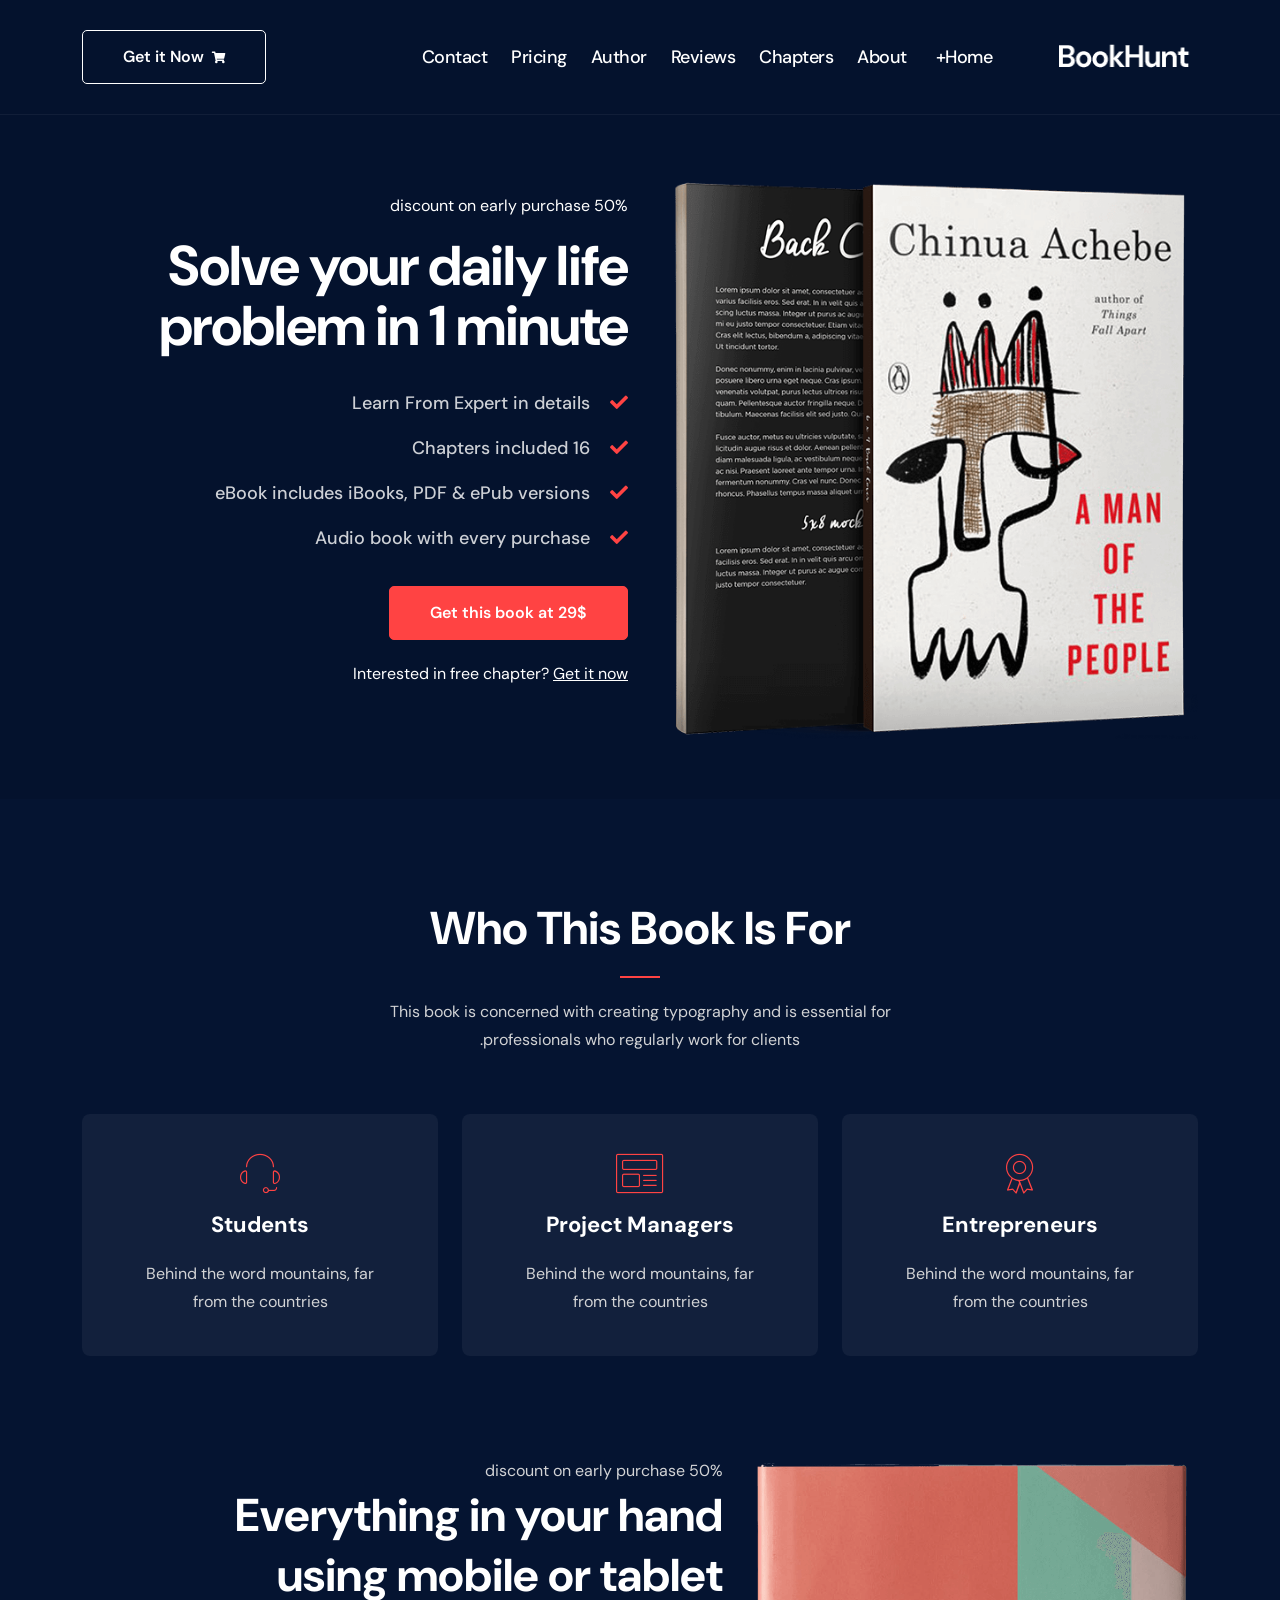
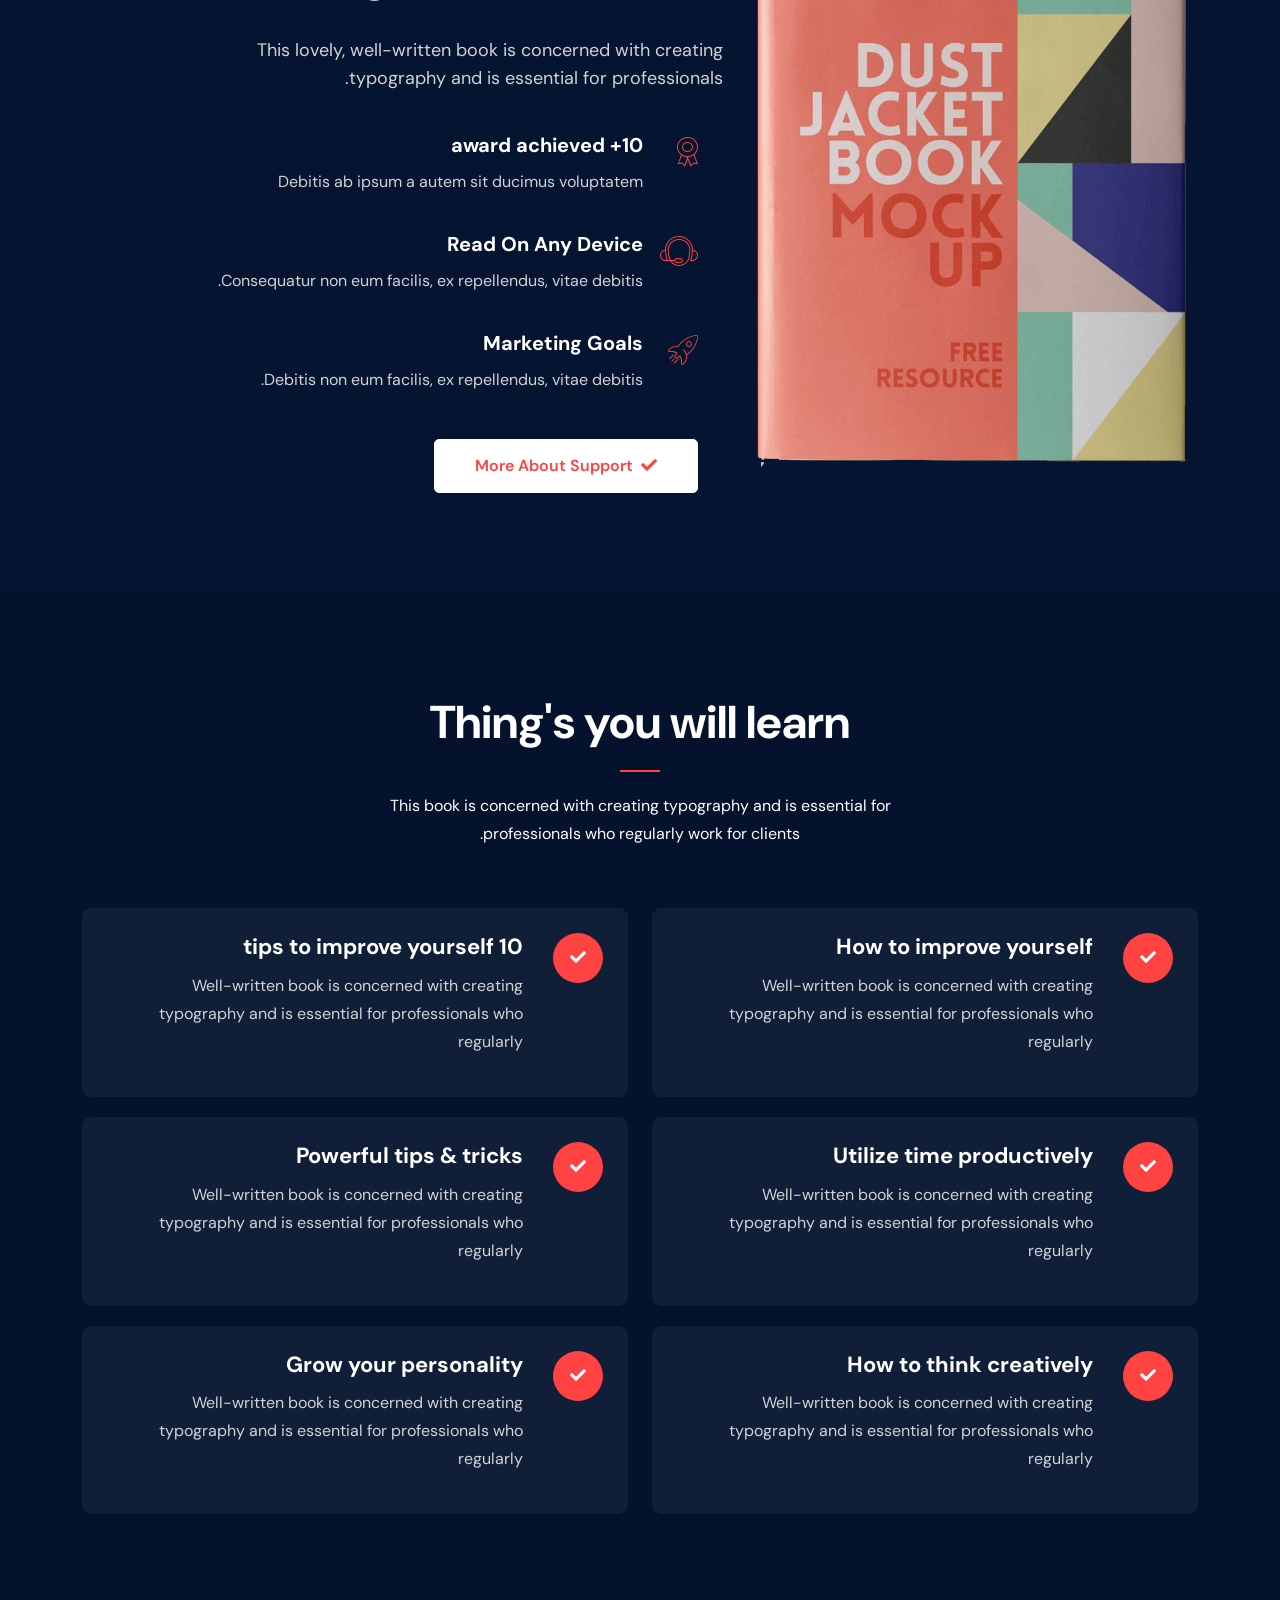
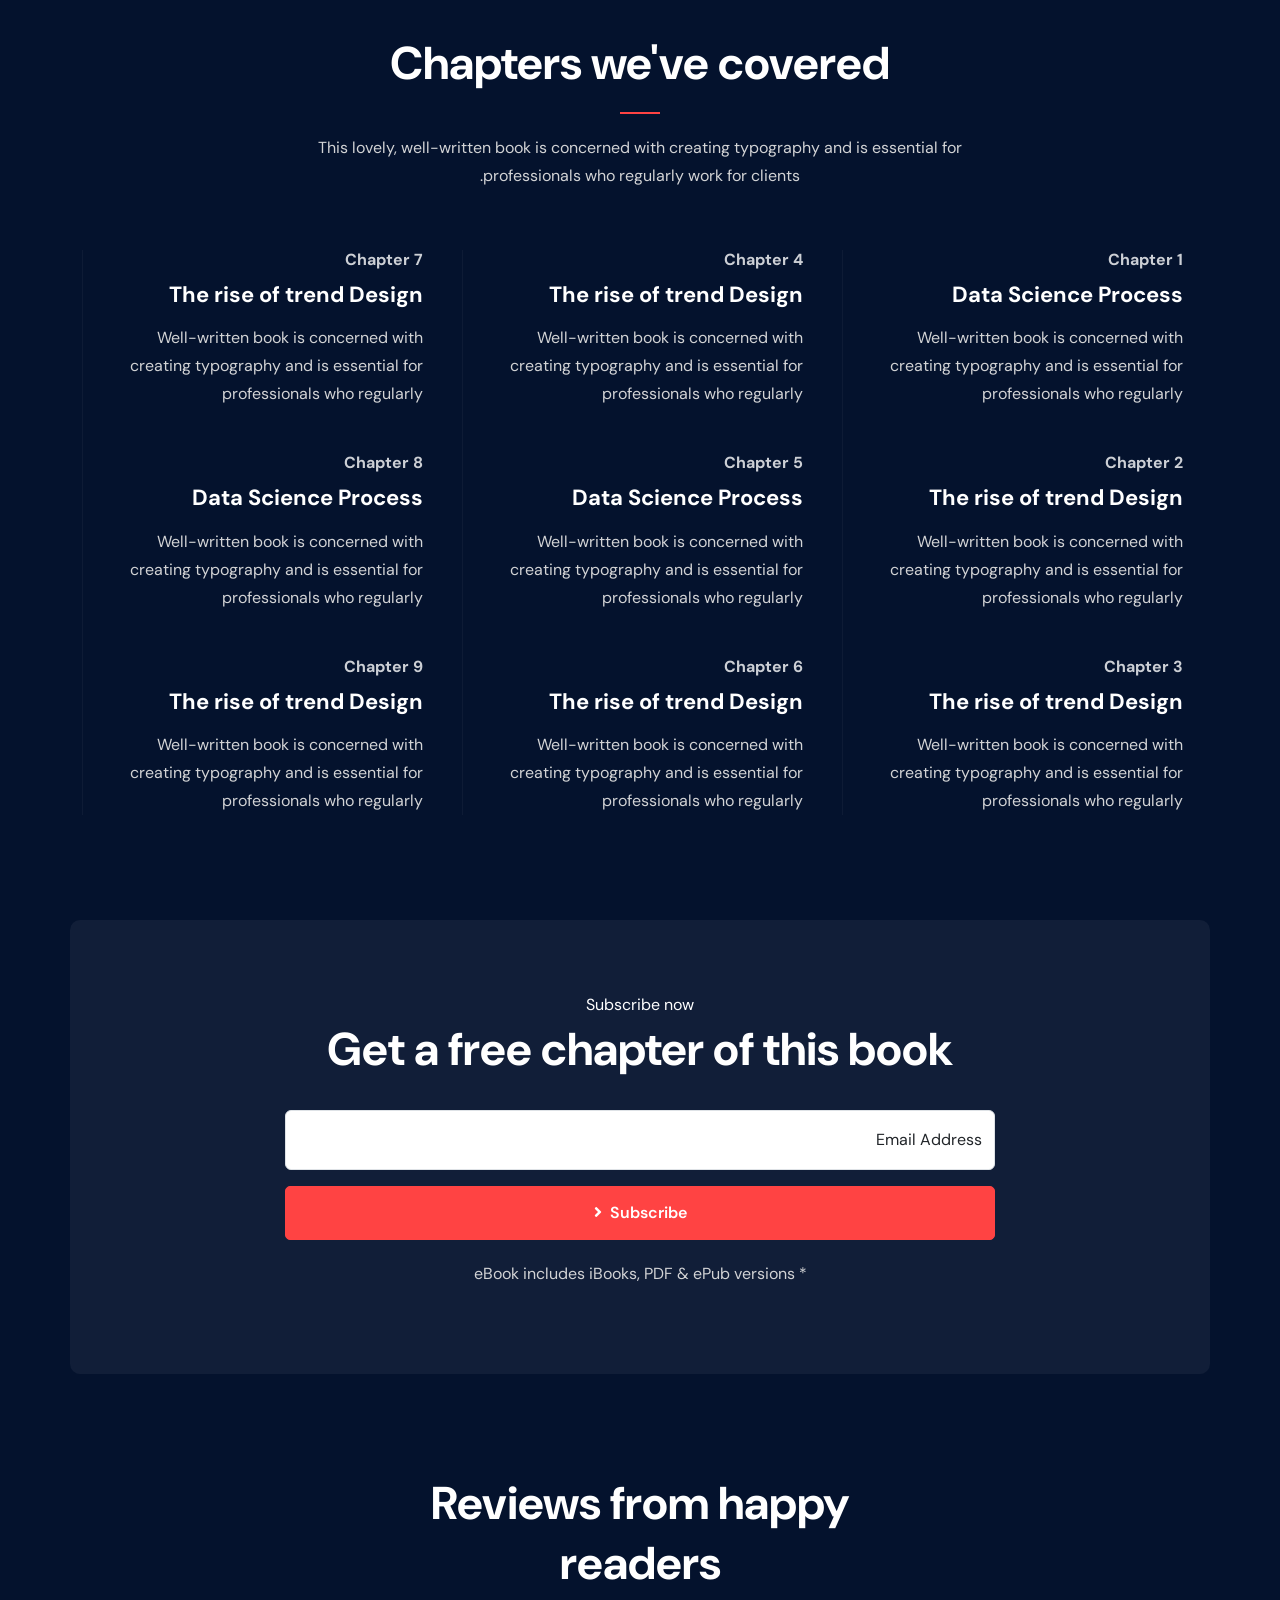
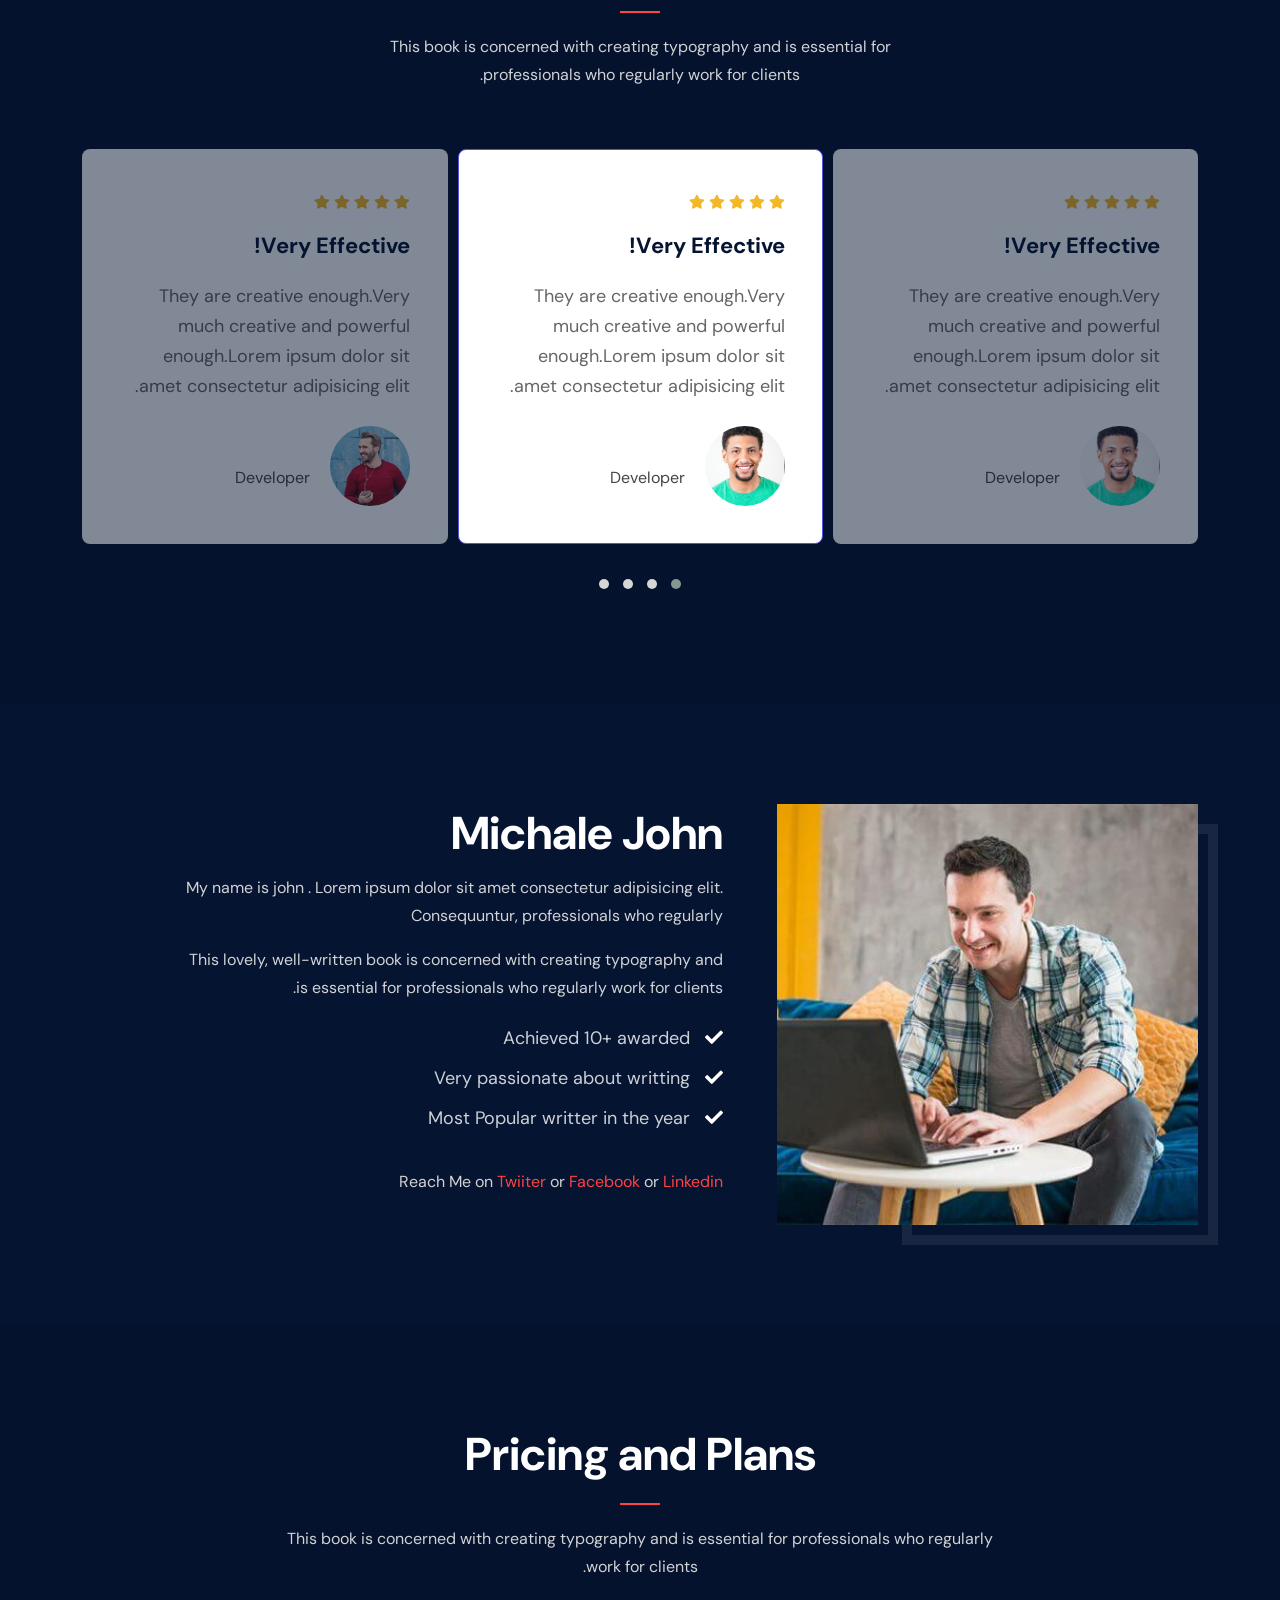
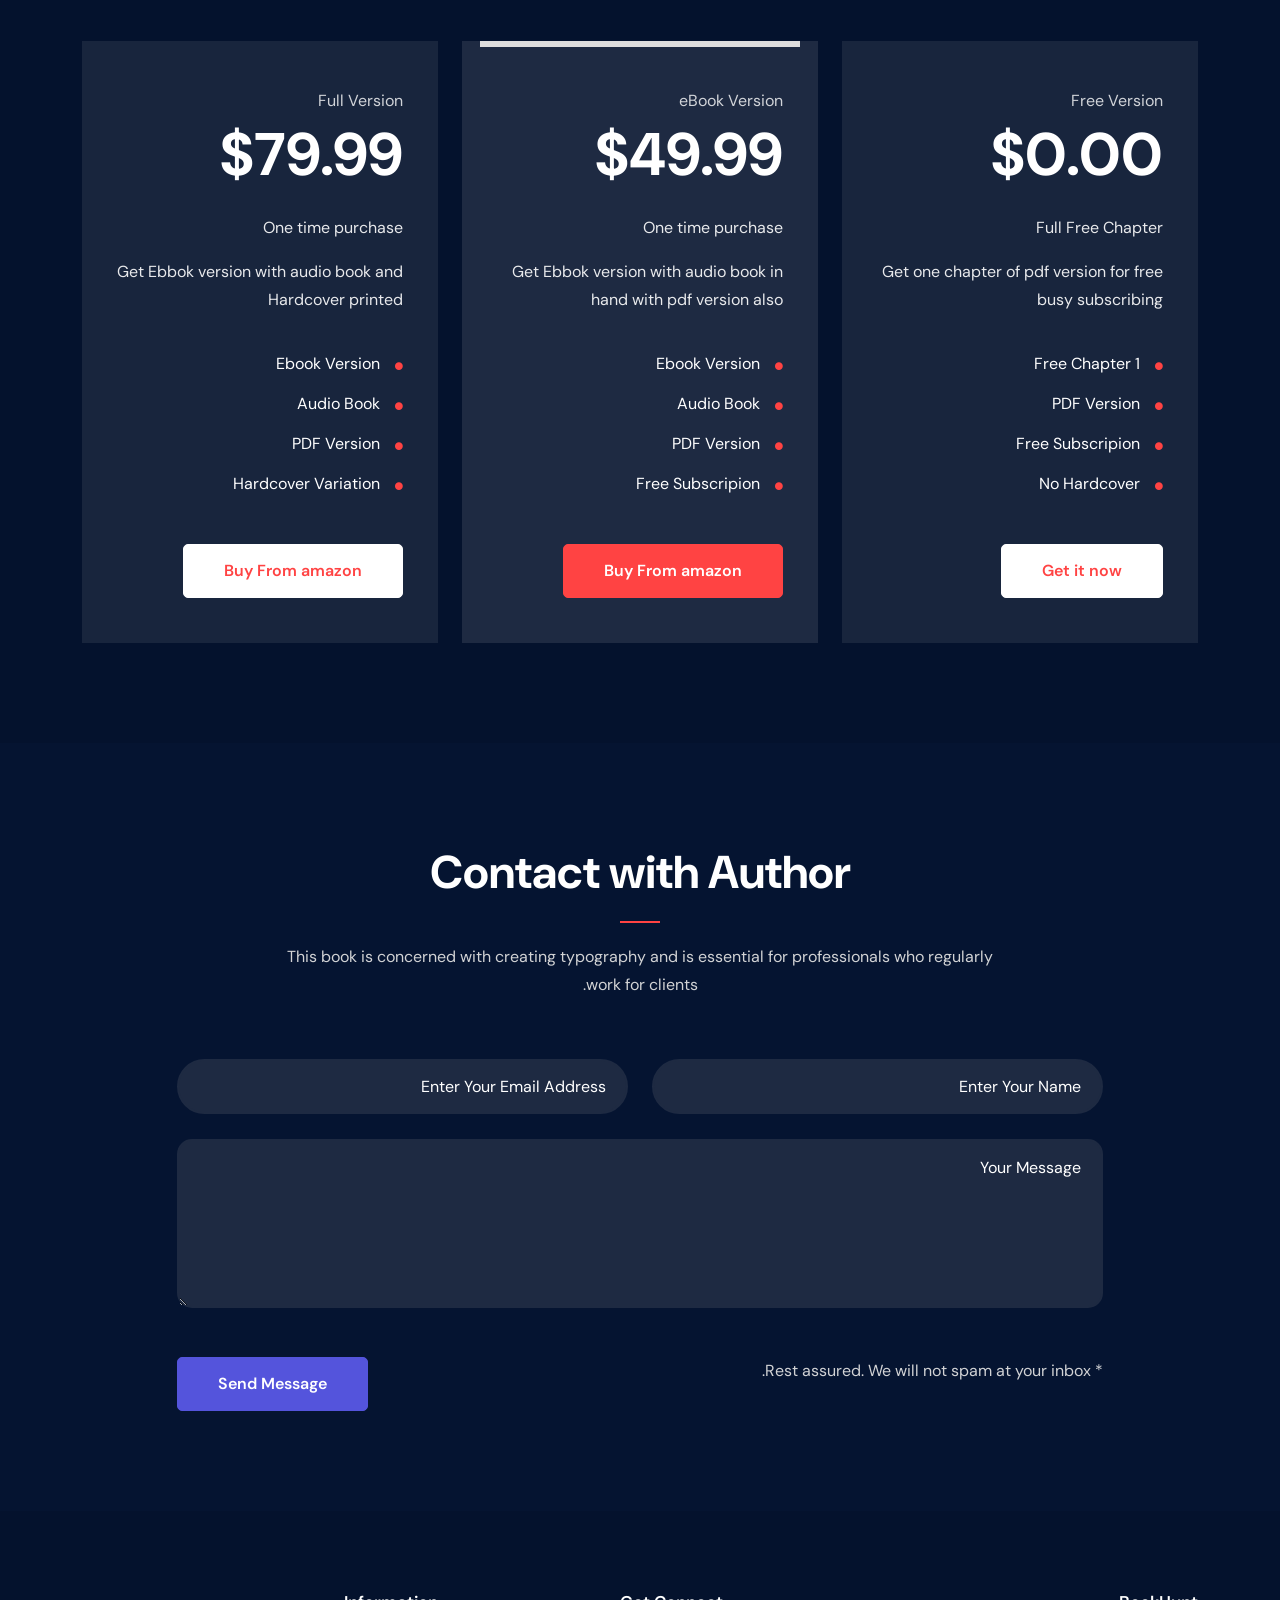
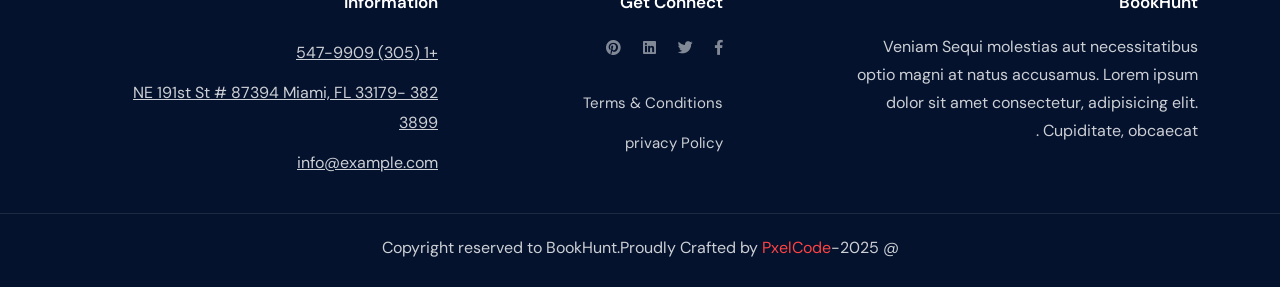
<file: rtl/index-2-dark.html>
<!DOCTYPE html>
<html lang="ar" dir="rtl">
<head>
  <meta http-equiv="Content-Type" content="text/html; charset=UTF-8">
  <meta name="description" content="pxelcode,bookhunt,promotion,creative,author,book,ebook,marketing,digital, agency, startup,onepage, clean, modern,business, company">
  
  <meta name="author" content="https://themeforest.net/user/pxelcode">

  <title>BookHunt - Book landing Template</title>

  <!-- Mobile Specific Meta-->
  <meta name="viewport" content="width=device-width, initial-scale=1">
  <!-- bootstrap.min css -->
  <link rel="stylesheet" href="assets/vendors/bootstrap/bootstrap-rtl.css">
  <!-- Iconfont Css -->
  <link rel="stylesheet" href="assets/vendors/fontawesome/css/all.css">
  <link rel="stylesheet" href="assets/vendors/bicon/css/bicon.min.css">
  <!-- animate.css -->
  <link rel="stylesheet" href="assets/vendors/animate-css/animate.css">

   <!-- Owl Carousel  CSS -->
  <link rel="stylesheet" href="assets/vendors/owl/assets/owl.carousel.min.css">
  <link rel="stylesheet" href="assets/vendors/owl/assets/owl.theme.default.min.css">

  <!-- Main Stylesheet -->
  <link rel="stylesheet" href="assets/css/style-rtl.css">
  <link rel="stylesheet" href="assets/css/responsive-rtl.css">

</head>

<body id="top-header" data-background="dark" class="dark-theme">
  
<!-- preloader  -->
<div id="loading">
    <div id="loading-center">
        <div id="loading-center-absolute">
            <div class="object" id="object_four"></div>
            <div class="object" id="object_three"></div>
            <div class="object" id="object_two"></div>
            <div class="object" id="object_one"></div>
        </div>
    </div>
</div>

<header>
    <!-- Main Menu Start -->
    <div id="menu-header-sticky" class="main-menu-area menu-header-sticky site-navigation">
        <div class="container">
            <div class="row gx-0 align-items-center justify-content-between">
                <div class="col-xl-2 col-6">
                    <div class="header-left">
                        <div class="main-logo">
                            <a href="index.html"><img src="assets/images/logo-light.png" alt="Bookhunt" class="img-fluid"></a>
                        </div>
                    </div>
                </div>

                <div class="col-xl-7 col-6">
                    <div class="header-header-bar d-xl-none text-end">
                        <button class="header-offcanvas-toogle"><i class="flaticon-menu fa fa-bars"></i></button>
                    </div>

                    <div class="header-center">
                        <div class="main-menu main-menu-black d-none d-xl-block" id="main-menu">
                            <nav class="mobile-menu-active" >
                                <ul class="main-menu__list">
                                    <li class="has-dropdown "><a href="index.html">Home</a>
                                        <ul class="sub-menu">
                                            <li><a href="index.html">Home 01</a></li>
                                            <li><a href="index-2.html">Home 02 </a></li>
                                            <li><a href="index-dark.html">Home 01 Dark</a></li>
                                            <li><a href="index-2-dark.html">Home Dark 02 </a></li>
                                        </ul>
                                    </li>
                                    <li><a href="#about">About</a></li>
                                    <li><a href="#chapters">Chapters</a></li>
                                    <li><a href="#testimonial">Reviews</a></li>
                                    <li><a href="#author">Author</a></li>
                                    <li><a href="#pricing">Pricing</a></li>
                                    <li><a href="#contact">Contact</a></li>
                                </ul>
                            </nav>
                        </div>
                    </div>
                </div>

                <div class="col-xl-3 col-6">
                    <div class="header-right-info d-none d-lg-block text-end">
                        <a href="#" class="btn btn-main-tp btn-small"><i class="fa fa-shopping-cart me-2"></i>Get it Now</a>
                    </div>
                </div>
            </div>
        </div>
    </div>
</header>
   
<!-- Offcanvas/mobile menu -->
<div class="offcanvas">
    <div class="offcanvas-wrapper">
        <div class="offcanvas-header d-flex justify-content-between align-items-center mb-90">
            <div class="offcanvas-logo">
                <a href="index.html"><img src="assets/images/logo-dark.png" alt="Bookhunt" class="img-fluid"></a>
            </div>
            <div class="offcanvas-close">
                <button class="offcanvas-close-toggle"><i class="fa fa-times"></i></button>
            </div>
        </div>
        <div class="offcanvas-menu d-xl-none mb-50">
            <nav></nav>
        </div>
        <div class="offcanvas-content mb-50 d-none d-xl-block">
            <h2 class="offcanvas-title">Hello There!</h2>
            <p>Lorem ipsum dolor sit amet, consect etur adipiscing elit. </p>
        </div>
       
        <div class="offcanvas-info mb-50">
            <h3 class="offcanvas-sm-title">Information</h3>
            <span><a href="#">+ 4 20 7700 1007</a></span>
            <span><a href="#">hello@bookhunt.com</a></span>
            <span><a href="#">Avenue de Roma 158b, Lisboa</a></span>
        </div>
        <div class="offcanvas-social mb-50">
            <h3 class="offcanvas-sm-title">Follow Us</h3>
            <a href="#"><i class="fab fa-facebook-f"></i></a>
            <a href="#"><i class="fab fa-twitter"></i></a>
            <a href="#"><i class="fab fa-linkedin-in"></i></a>
            <a href="#"><i class="fab fa-instagram"></i></a>
        </div>
    </div>
</div>
<div class="header-offcanvas-overlay"></div>

<!--  Banner start -->
<section class="banner pb-80 dark-bg">
    <div class="container">
        <div class="row align-items-center justify-content-between">
            <div class="col-lg-6 order-2 order-lg-1">
                <div class="banner-img pe-3">
                    <img src="assets/images/banner/book-2.png" alt="" class="img-fluid">
                </div>
            </div>

            <div class="col-md-12 col-lg-6 order-1 order-lg-2">
                <div class="banner-content ">
                    <span class="subheading">50% discount on early purchase</span>
                    <h1>Solve your daily life problem in 1 minute</h1>
                    <ul>
                        <li><i class="fa fa-check"></i>Learn From Expert in details</li>
                        <li><i class="fa fa-check"></i>16 Chapters included</li>
                        <li><i class="fa fa-check"></i>eBook includes iBooks, PDF & ePub versions</li>
                        <li><i class="fa fa-check"></i>Audio book with every purchase</li>
                    </ul>
                    <a href="#" class="btn btn-main btn-dark-bg">Get this book at 29$</a>  
                    <p>Interested in free chapter? <a href="#" class="text-color">Get it now</a></p>
                </div>
            </div>
        </div> <!-- / .row -->
    </div> <!-- / .container -->
</section>

<!--  Banner section ENd -->

<!--  Feature section Start -->
<section class="feature-2 section-padding pb-0 dark-bg-light">
    <div class="container">
        <div class="row justify-content-center">
            <div class="col-lg-8 col-xl-6">
                <div class="section-heading center-heading text-center mb-60">
                    <h3 class="heading-title">Who This Book Is For</h3>
                    <p>This book is concerned with creating typography and is essential for professionals who regularly work for clients.</p>
                </div>
            </div>
        </div>
        <div class="row ">
            <div class="col-lg-4 col-md-6">
                <div class="feature-style-2 mb-4 mb-lg-0">
                    <i class="bi bi-badge2"></i>
                    <div class="feature-text">
                        <h4>Entrepreneurs</h4>
                        <p>Behind the word mountains, far from the countries</p>
                    </div>
                </div>
            </div>
            <div class="col-lg-4 col-md-6">
                <div class="feature-style-2 mb-4 mb-lg-0">
                    <i class="bi bi-article"></i>
                    <div class="feature-text">
                        <h4>Project Managers</h4>
                        <p>Behind the word mountains, far from the countries </p>
                    </div>
                </div>
            </div>
            <div class="col-lg-4 col-md-6">
                <div class="feature-style-2 mb-4 mb-lg-0">
                    <i class="bi bi-headset"></i>
                    <div class="feature-text">
                        <h4>Students</h4>
                        <p>Behind the word mountains, far from the countries</p>
                    </div>
                </div>
            </div>
        </div>
    </div>
</section> 
<!-- Features end -->
 
<!-- About section Start -->
<section class="about-section section-padding dark-bg-light" id="about">
    <div class="container">
        <div class="row">
             <div class="col-lg-6 col-md-12 col-xl-5 ">
               <div class="about-img">
                    <img src="assets/images/banner/book.png" alt="" class="img-fluid">
               </div>
            </div>
            <div class="col-lg-6 col-md-12 col-xl-6">
                <div class="section-heading mt-5 mt-xl-0">
                    <span class="subheading">50% discount on early purchase</span>
                    <h3 class="heading-title">Everything in your hand using mobile or tablet</h3>
                    <p>This lovely, well-written book is concerned with creating typography and is essential for professionals.</p>
                </div>

                <div class="about-text-block">
                    <i class="bi bi-badge2"></i>
                    <h4>10+ award achieved</h4>
                    <p>Debitis ab ipsum a autem sit ducimus voluptatem</p>
                </div>
                <div class="about-text-block">
                    <i class="bi bi-support"></i>
                    <h4>Read On Any Device</h4>
                    <p>Consequatur non eum facilis, ex repellendus, vitae debitis.</p>
                </div>
                <div class="about-text-block">
                    <i class="bi bi-rocket2"></i>
                    <h4>Marketing Goals</h4>
                    <p>Debitis non eum facilis, ex repellendus, vitae debitis.</p>
                </div>
                <a href="#" class="btn btn-main-2 btn-dark-theme"><i class="fa fa-check me-2"></i>More About Support</a> 
            </div>
        </div>
    </div>
</section>  
<!--  About section end -->

<!--  Book Topics Start -->
<section class="book-preview section-padding dark-bg-light pb-0"  id="topics">
    <div class="container">
        <div class="row justify-content-center">
            <div class="col-lg-8 col-xl-6">
                <div class="section-heading center-heading text-center mb-60">
                    <h3 class="heading-title text-white">Thing's you will learn</h3>
                    <p class="text-white">This book is concerned with creating typography and is essential for professionals who regularly work for clients.</p>
                </div>
            </div>
        </div>
        <div class="row justify-content-center">
            <div class="col-lg-6">
                <div class="topic-item ">
                    <div class="icon-box">
                        <i class="fa fa-check"></i>
                    </div>
                    <div class="topic-content">
                        <h4>How to improve yourself</h4>
                        <p>Well-written book is concerned with creating typography and is essential for professionals who regularly</p>
                    </div>
                </div>

                <div class="topic-item">
                    <div class="icon-box">
                        <i class="fa fa-check"></i>
                    </div>
                    <div class="topic-content">
                        <h4>Utilize time productively</h4>
                        <p>Well-written book is concerned with creating typography and is essential for professionals who regularly</p>
                    </div>
                </div>
                <div class="topic-item">
                    <div class="icon-box">
                        <i class="fa fa-check"></i>
                    </div>
                    <div class="topic-content">
                        <h4>How to think creatively</h4>
                        <p>Well-written book is concerned with creating typography and is essential for professionals who regularly</p>
                    </div>
                </div>
            </div>

            <div class="col-lg-6">
                <div class="topic-item">
                    <div class="icon-box">
                        <i class="fa fa-check"></i>
                    </div>
                    <div class="topic-content">
                        <h4>10 tips to improve yourself</h4>
                        <p>Well-written book is concerned with creating typography and is essential for professionals who regularly</p>
                    </div>
                </div>

                <div class="topic-item">
                    <div class="icon-box">
                        <i class="fa fa-check"></i>
                    </div>
                    <div class="topic-content">
                        <h4>Powerful tips & tricks</h4>
                        <p>Well-written book is concerned with creating typography and is essential for professionals who regularly</p>
                    </div>
                </div>
                <div class="topic-item">
                    <div class="icon-box">
                        <i class="fa fa-check"></i>
                    </div>
                    <div class="topic-content">
                        <h4>Grow your personality </h4>
                        <p>Well-written book is concerned with creating typography and is essential for professionals who regularly</p>
                    </div>
                </div>
            </div>
        </div>
    </div>
</section> 
<!--  Book Topics End -->

<!--  Book Chapter Start -->
<section class="chapter-section section-padding dark-bg" id="chapters">
    <div class="container">
        <div class="row align-items-center justify-content-center">
            <div class="col-lg-8 col-xl-8">
                <div class="center-heading mb-60">
                    <h3 class="heading-title">Chapters we've covered</h3>
                    <p>This lovely, well-written book is concerned with creating typography and is essential for professionals who regularly work for clients.</p>
                </div>
            </div>
        </div>
        <div class="row">
             <div class="col-lg-4 col-md-6">
                <div class="chapter-list">
                    <div class="chapter-item">
                        <h4><span>Chapter 1</span> Data Science Process </h4>
                        <p>Well-written book is concerned with creating typography and is essential for professionals who regularly</p>
                    </div>
                    <div class="chapter-item">
                        <h4><span>Chapter 2</span>The rise of trend Design </h4>
                        <p>Well-written book is concerned with creating typography and is essential for professionals who regularly</p>
                    </div>
                    <div class="chapter-item">
                        <h4><span>Chapter 3 </span> The rise of trend Design </h4>
                        <p>Well-written book is concerned with creating typography and is essential for professionals who regularly</p>
                    </div>
                </div>
            </div>

            <div class="col-lg-4 col-md-6">
                <div class="chapter-list">
                    <div class="chapter-item">
                        <h4><span>Chapter 4</span> The rise of trend Design </h4>
                        <p>Well-written book is concerned with creating typography and is essential for professionals who regularly</p>
                    </div>
                    <div class="chapter-item">
                        <h4><span>Chapter 5</span> Data Science Process </h4>
                        <p>Well-written book is concerned with creating typography and is essential for professionals who regularly</p>
                    </div>
                    <div class="chapter-item">
                        <h4><span>Chapter 6</span> The rise of trend Design </h4>
                        <p>Well-written book is concerned with creating typography and is essential for professionals who regularly</p>
                    </div>
                </div>
            </div>

            <div class="col-lg-4 col-md-6">
                <div class="chapter-list border-right-0">
                    <div class="chapter-item">
                        <h4><span>Chapter 7 </span> The rise of trend Design </h4>
                        <p>Well-written book is concerned with creating typography and is essential for professionals who regularly</p>
                    </div>
                    <div class="chapter-item">
                        <h4><span>Chapter 8</span> Data Science Process </h4>
                        <p>Well-written book is concerned with creating typography and is essential for professionals who regularly</p>
                    </div>
                   
                    <div class="chapter-item">
                        <h4><span>Chapter 9 </span> The rise of trend Design </h4>
                        <p>Well-written book is concerned with creating typography and is essential for professionals who regularly
                    </div>
                </div>
            </div>
        </div>
    </div>
</section> 
<!--  Book Chapter ENd -->

<!--  CTa Start -->
<section class="cta dark-bg">
    <div class="container">
        <div class="row justify-content-center cta-inner bg-white-50">
            <div class="col-lg-8">
                <div class="cta-content">
                    <span class="subheading2">Subscribe now</span>
                    <h2 class="heading-title">Get a free chapter of this book</h2>
                    <form action="#" class="subsribe">
                        <div class="form-group mb-3">
                            <input type="text" class="form-control" placeholder="Email Address">
                        </div>
                        <a href="#" class="btn btn-main w-100">Subscribe<i class="fa fa-angle-right ms-2"></i></a>  
                        <p>* eBook includes iBooks, PDF & ePub versions</p>
                    </form>
                </div>
            </div>
        </div>
    </div>
</section> 
<!-- Cta End -->
 
<!-- Testimonial Start -->
<section class="testimonial section-padding dark-bg" id="testimonial">
    <div class="container">
        <div class="row justify-content-center">
            <div class="col-lg-8 col-xl-6">
                <div class="section-heading center-heading text-center mb-60">
                    <h3 class="heading-title">Reviews from happy readers</h3>
                    <p>This book is concerned with creating typography and is essential for professionals who regularly work for clients.</p>
                </div>
            </div>
        </div>
        <div class="row justify-content-center">
            <div class="col-lg-12">
                <div class="testimonials-slides owl-carousel owl-theme">
                    <div class="review-item">
                        <div class="client-info">
                            <div class="rating">
                                <a href="#"><i class="fa fa-star"></i></a>
                                <a href="#"><i class="fa fa-star"></i></a>
                                <a href="#"><i class="fa fa-star"></i></a>
                                <a href="#"><i class="fa fa-star"></i></a>
                                <a href="#"><i class="fa fa-star"></i></a>
                            </div>
                            <h4>Very Effective!</h4>
                            <p>They are creative enough.Very much creative and powerful enough.Lorem ipsum dolor sit amet consectetur adipisicing elit.</p>
                        </div>
                        <div class="client-desc d-flex align-items-center">
                            <div class="client-img">
                                <img src="assets/images/clients/test-1.jpg" alt="" class="img-fluid">
                            </div>
                            <div class="client-text">
                                <h5>John Doe</h5>
                                <span class="designation">Developer</span>
                            </div>
                        </div>
                    </div>

                     <div class="review-item">
                        <div class="client-info">
                            <div class="rating">
                                <a href="#"><i class="fa fa-star"></i></a>
                                <a href="#"><i class="fa fa-star"></i></a>
                                <a href="#"><i class="fa fa-star"></i></a>
                                <a href="#"><i class="fa fa-star"></i></a>
                                <a href="#"><i class="fa fa-star"></i></a>
                            </div>
                            <h4>Very Effective!</h4>
                            <p>They are creative enough.Very much creative and powerful enough.Lorem ipsum dolor sit amet consectetur adipisicing elit.</p>
                            
                        </div>
                        <div class="client-desc d-flex align-items-center">
                            <div class="client-img">
                                <img src="assets/images/clients/test-2.jpg" alt="" class="img-fluid">
                            </div>
                            <div class="client-text">
                                <h5>John Doe</h5>
                                <span class="designation">Developer</span>
                            </div>
                        </div>
                    </div>


                    <div class="review-item">
                        <div class="client-info">
                            <div class="rating">
                                <a href="#"><i class="fa fa-star"></i></a>
                                <a href="#"><i class="fa fa-star"></i></a>
                                <a href="#"><i class="fa fa-star"></i></a>
                                <a href="#"><i class="fa fa-star"></i></a>
                                <a href="#"><i class="fa fa-star"></i></a>
                            </div>
                            <h4>Very Effective!</h4>
                            <p>They are creative enough.Very much creative and powerful enough.Lorem ipsum dolor sit amet consectetur adipisicing elit.</p>
                            
                        </div>
                        <div class="client-desc d-flex align-items-center">
                            <div class="client-img">
                                <img src="assets/images/clients/test-3.jpg" alt="" class="img-fluid">
                            </div>
                            <div class="client-text">
                                <h5>John Doe</h5>
                                <span class="designation">Developer</span>
                            </div>
                        </div>
                    </div>
                    <div class="review-item">
                        <div class="client-info">
                            <div class="rating">
                                <a href="#"><i class="fa fa-star"></i></a>
                                <a href="#"><i class="fa fa-star"></i></a>
                                <a href="#"><i class="fa fa-star"></i></a>
                                <a href="#"><i class="fa fa-star"></i></a>
                                <a href="#"><i class="fa fa-star"></i></a>
                            </div>
                            <h4>Very Effective!</h4>
                            <p>They are creative enough.Very much creative and powerful enough.Lorem ipsum dolor sit amet consectetur adipisicing elit.</p>
                        </div>
                        <div class="client-desc d-flex align-items-center">
                            <div class="client-img">
                                <img src="assets/images/clients/test-1.jpg" alt="" class="img-fluid">
                            </div>
                            <div class="client-text">
                                <h5>John Doe</h5>
                                <span class="designation">Developer</span>
                            </div>
                        </div>
                    </div>
                </div>
            </div>
        </div>
    </div>
</section>
<!-- Testimonial End -->

<!-- Author start -->
<section class="author-section section-padding dark-bg-light" id="author">
    <div class="container">
        <div class="row">
             <div class="col-lg-5 col-md-6">
               <div class="auhtor-img mb-4 mb-lg-0">
                    <img src="assets/images/bg/author.jpg" alt="" class="img-fluid">
               </div>
            </div>
            <div class="col-lg-6 col-md-6">
                <div class="section-heading mb-0">
                    <h3 class="heading-title">Michale John</h3>
                    <p>My name is john . Lorem ipsum dolor sit amet consectetur adipisicing elit. Consequuntur, professionals who regularly</p>
                    <p>This lovely, well-written book is concerned with creating typography and is essential for professionals who regularly work for clients.</p>
                </div>

                <div class="author-desc">
                    <ul class="list-unstyled">
                        <li><i class="fa fa-check"></i> Achieved 10+ awarded</li>
                        <li><i class="fa fa-check"></i> Very passionate about writting</li>
                        <li><i class="fa fa-check"></i> Most Popular writter in the year</li>
                    </ul>
                    <p>Reach Me on <a href="#">Twiiter</a> or <a href="#">Facebook</a> or <a href="#">Linkedin</a></p>
                </div>
            </div>
        </div>
    </div>
</section> 
<!--  author end -->
 
<!-- Pricing start -->
<section class="pricing section-padding dark-bg" id="pricing">
    <div class="container">
        <div class="row justify-content-center">
            <div class="col-lg-8">
                <div class="section-heading center-heading text-center mb-60">
                    <h3 class="heading-title">Pricing and Plans</h3>
                    <p>This book is concerned with creating typography and is essential for professionals who regularly work for clients.</p>
                </div>
            </div>
        </div>

        <div class="row ">
            <div class="col-lg-4 col-md-6">
                <div class="pricing-item mb-4 mb-lg-0">
                    <div class="pricing-header">
                        <span>Free Version</span>
                    </div>
                    <div class="price">
                        <h3>$0.00</h3>
                        <p>Full Free Chapter</p>
                    </div>
                    <p>Get one chapter of pdf version for free busy subscribing</p>
                    
                    <ul class="pricing-features">
                        <li> <i class="fa fa-circle"></i>1 Free Chapter</li>
                        <li> <i class="fa fa-circle"></i>PDF version</li>
                        <li> <i class="fa fa-circle"></i>Free Subscripion</li>
                        <li> <i class="fa fa-circle"></i>No hardcover </li>
                    </ul>

                    <div class="pricing-footer">
                        <a href="#" class="btn btn-dark-theme">Get it now</a>
                    </div>
                </div>
            </div>

            <div class="col-lg-4 col-md-6">
                <div class="pricing-item popular mb-4 mb-lg-0">
                    <div class="pricing-header">
                        <span>eBook Version</span>
                    </div>
                    <div class="price">
                        <h3>$49.99</h3>
                        <p>One time purchase</p>
                    </div>
                    <p>Get Ebbok version with audio book in hand with pdf version also</p>
                    <ul class="pricing-features">
                        <li> <i class="fa fa-circle"></i>Ebook Version</li>
                        <li> <i class="fa fa-circle"></i>Audio Book</li>
                        <li> <i class="fa fa-circle"></i>PDF version</li>
                        <li> <i class="fa fa-circle"></i>Free Subscripion</li>
                    </ul>
                    <div class="pricing-footer">
                         <a href="#" class="btn btn-dark-bg">Buy From amazon</a>
                    </div>
                </div>
            </div>

            <div class="col-lg-4 col-md-6">
                <div class="pricing-item mb-4 mb-lg-0">
                    <div class="pricing-header">
                        <span>Full Version</span>
                    </div>
                    <div class="price">
                        <h3>$79.99</h3>
                        <p>One time purchase</p>
                    </div>
                    <p>Get Ebbok version with audio book and Hardcover printed</p>
                    <ul class="pricing-features">
                        <li> <i class="fa fa-circle"></i>Ebook Version</li>
                        <li> <i class="fa fa-circle"></i>Audio Book</li>
                        <li> <i class="fa fa-circle"></i>PDF version</li>
                        <li> <i class="fa fa-circle"></i>hardcover variation</li>
                    </ul>

                    <div class="pricing-footer">
                        <a href="#" class="btn  btn-dark-theme">Buy From amazon</a>
                   </div>
                </div>
            </div>
        </div>
    </div>
</section> 
<!-- pricing end -->

<!-- Contact Start-->
<section class="section-padding contact dark-bg-light" id="contact">
    <div class="container">
        <div class="row justify-content-center">
            <div class="col-lg-8">
                <div class="section-heading center-heading text-center mb-60">
                    <h3 class="heading-title">Contact with Author</h3>
                    <p>This book is concerned with creating typography and is essential for professionals who regularly work for clients.</p>
                </div>
            </div>
        </div>
        <div class="row justify-content-center">
            <div class="col-lg-10 col-sm-12 col-md-12">
                <form class="contact__form form-row contact-form " method="post" action="mail.php" id="contactForm" >
                    <div class="row">
                        <div class="col-12">
                            <div class="alert alert-success contact__msg"  style="display: none" role="alert">
                                Your message was sent successfully.
                            </div>
                        </div>
                    </div>
                
                    <div class="row">
                        <div class="col-lg-6">
                            <div class="form-group">
                                <input type="text" id="name" name="name" class="form-control" placeholder="Enter Your Name"/>
                            </div>
                        </div>
                        
                        <div class="col-lg-6">
                            <div class="form-group">
                                <input type="text" name="email" id="email" class="form-control" placeholder="Enter Your Email Address"/>
                            </div>
                        </div>
                        <div class="col-lg-12">
                            <div class="form-group">
                                <textarea id="message" name="message" cols="30" rows="6" class="form-control" placeholder="Your Message"></textarea>    
                            </div>
                        </div>
                        
                        <div class="col-lg-12">
                            <div class="d-lg-flex justify-content-between mt-4">
                                <p>* Rest assured. We will not spam at your inbox.</p>
                                <input id="submit" name="submit" type="submit" class="btn btn-main-2" value="Send Message"/>
                            </div>
                        </div>
                    </div>
                </form> 
            </div>
        </div>
    </div>
</section>
<!-- Contact End -->

<!-- Footer start -->
<section class="footer pt-120 dark-bg">
	<div class="container ">
		<div class="row">
			<div class="col-lg-4 me-auto col-sm-6 col-md-10">
				<div class="widget footer-widget mb-5 mb-lg-0">
					<h5 class="widget-title">BookHunt</h5>
					<p class="mt-3">Veniam Sequi molestias aut necessitatibus optio magni at natus accusamus. Lorem ipsum dolor sit amet consectetur, adipisicing elit. Cupiditate, obcaecat .</p>
				</div>
			</div>

            <div class="col-lg-3 col-md-6">
				<div class="footer-widget mb-5 mb-lg-0">
					<h5 class="widget-title">Get Connect</h5>
					<ul class="list-inline footer-socials">
						<li class="list-inline-item"><a href="#"><i class="fab fa-facebook-f"></i></a></li>
						<li class="list-inline-item"> <a href="#"><i class="fab fa-twitter"></i></a></li>
						<li class="list-inline-item"><a href="#"><i class="fab fa-linkedin"></i></a></li>
						<li class="list-inline-item"><a href="#"><i class="fab fa-pinterest"></i></a></li>
					</ul>
					<ul class="list-unstyled footer-links">
						<li><a href="#">Terms & Conditions</a></li>
						<li><a href="#">privacy Policy</a></li>
					</ul>
				</div>
			</div>
            
			<div class="col-lg-4 col-sm-6 col-md-6">
				<div class="footer-widget mb-5 mb-lg-0">
					<h5 class="widget-title">Information</h5>
					<ul class="list-unstyled footer-links footer-contact">
						<li> +1 (305) 547-9909</li>
						<li>382 NE 191st St # 87394 Miami, FL 33179-3899</li>
						<li>info@example.com</li>
					</ul>
				</div>
			</div>
		</div>
	</div>

	<div class="footer-btm">
		<div class="container">
			<div class="row justify-content-center">
				<div class="col-lg-10 col-xl-6">
					<div class="copyright text-lg-center">
						<p>@ 2025-Copyright reserved to BookHunt.Proudly Crafted by <a href="https://themeforest.net/user/pxelcode">PxelCode</a> </p>
					</div>
				</div>
			</div>
		</div>
	</div>
</section>
<!-- Footer end -->

<div id="progress"><span id="progress-value"><i class="fa fa-arrow-up"></i></span></div>


    <!-- 
    Essential Scripts
    =====================================-->
    
    <!-- Main jQuery -->
    <script src="assets/vendors/jquery/jquery.min.js"></script>
    <!-- Bootstrap 5.3 -->
    <script src="assets/vendors/bootstrap/bootstrap.js"></script>
    <!-- Counterup -->
    <script src="assets/vendors/counterup/waypoint.js"></script>
    <script src="assets/vendors/counterup/jquery.counterup.min.js"></script>
    <!--  Owl Carousel-->
    <script src="assets/vendors/owl/owl.carousel.min.js"></script>
   
    <script src="assets/js/script.js"></script>
  

  </body>
  </html>
</file>
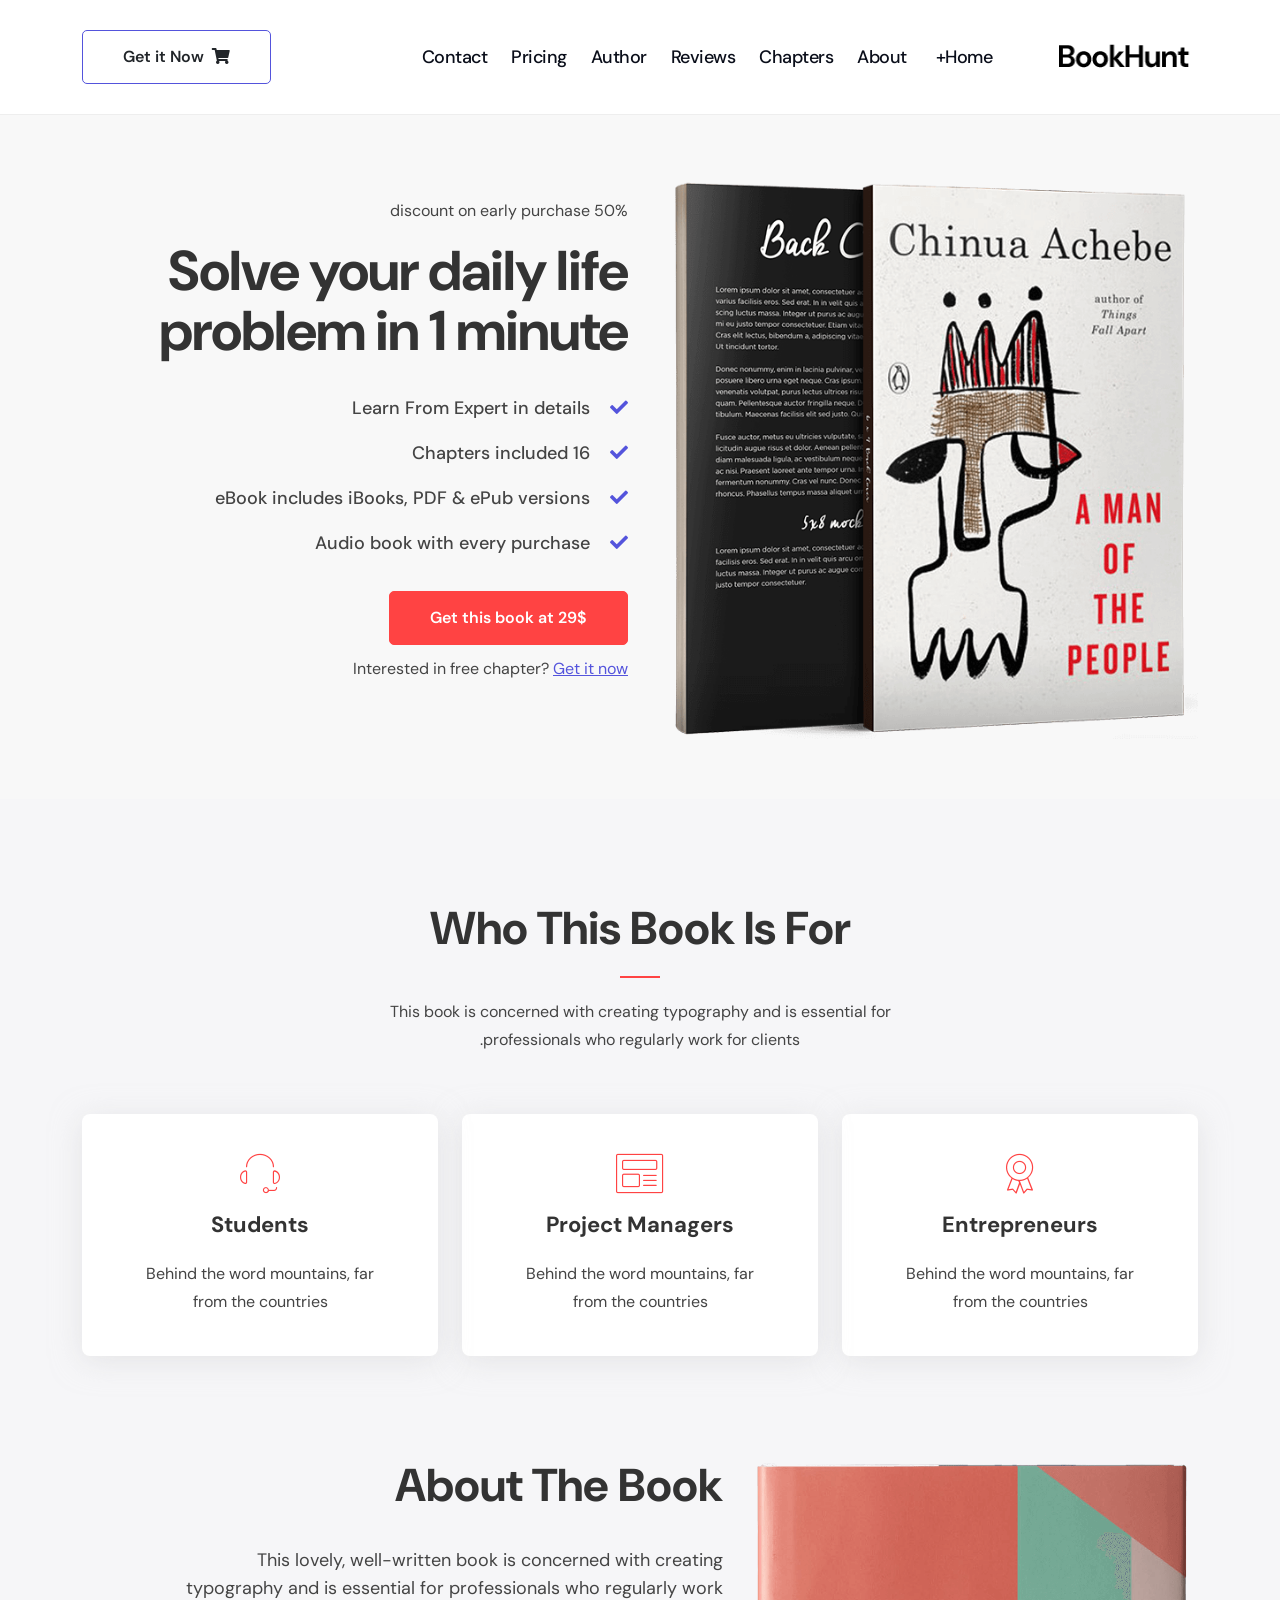
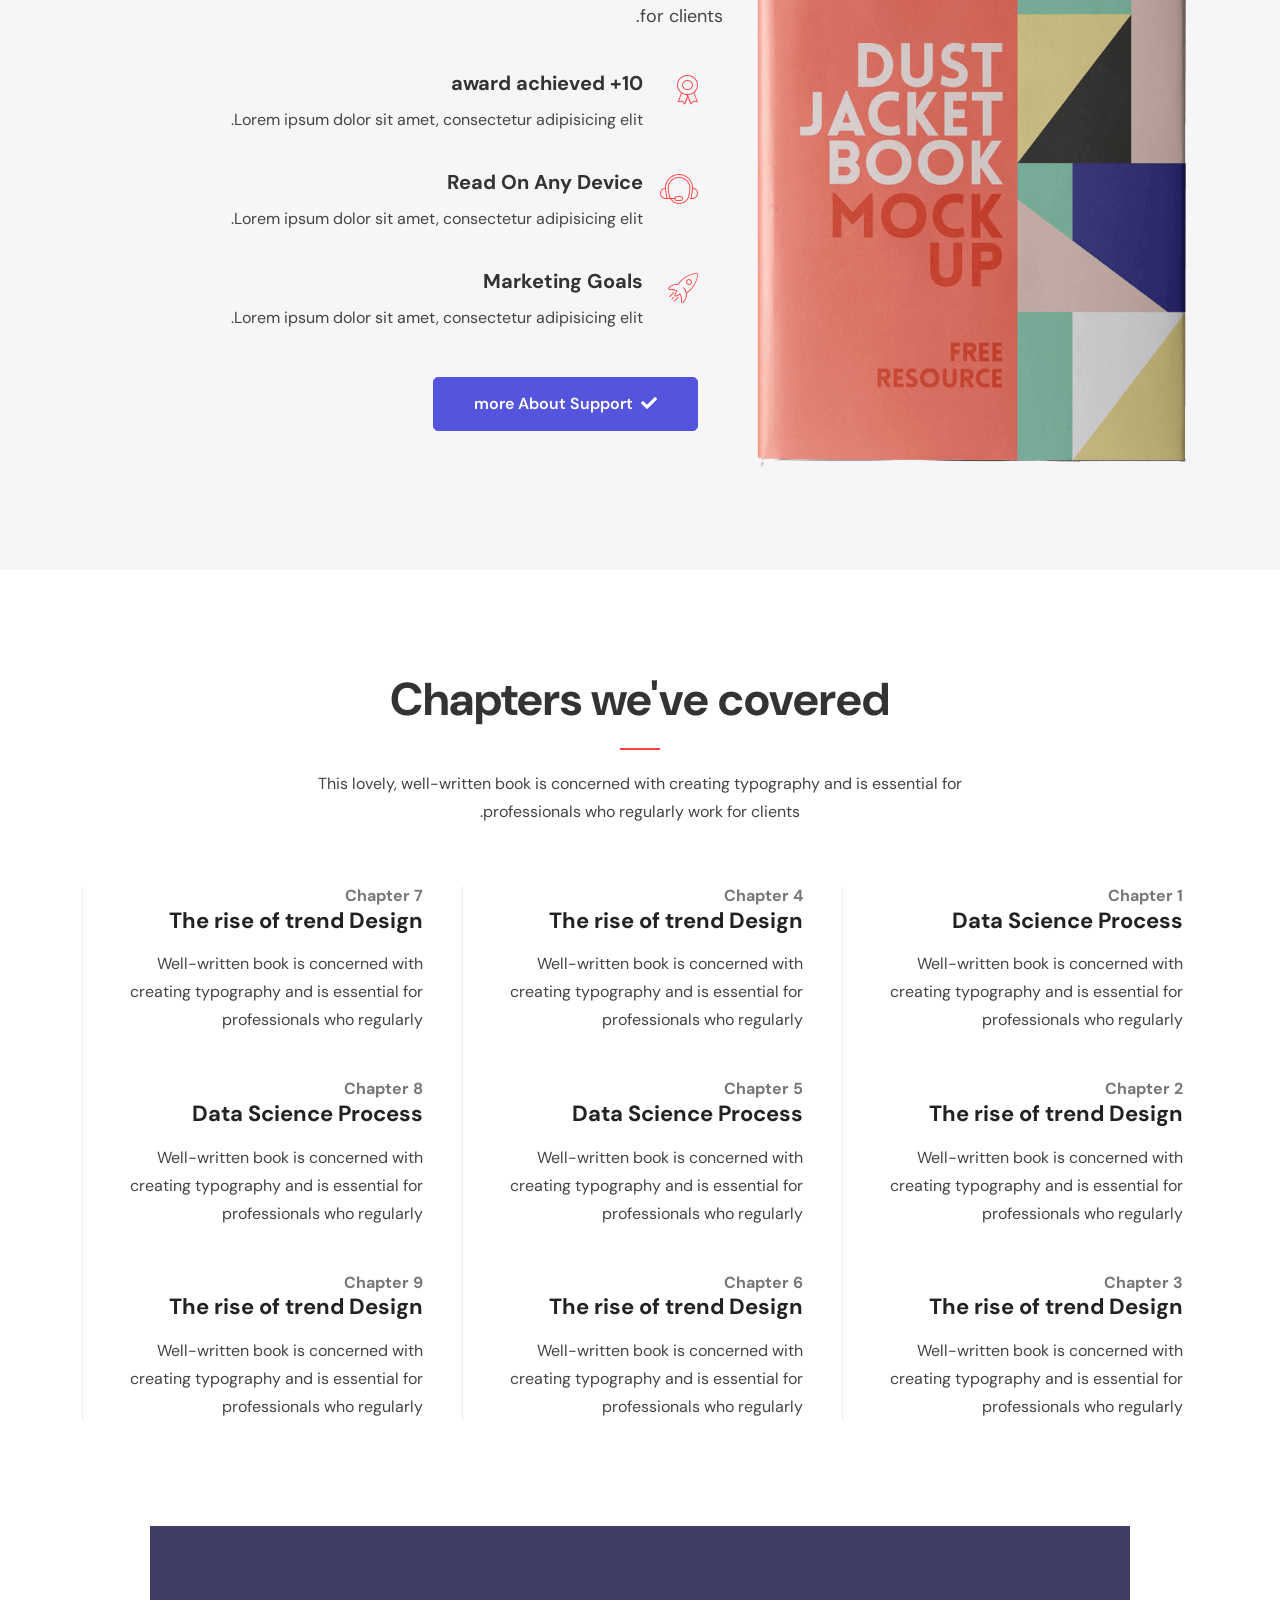
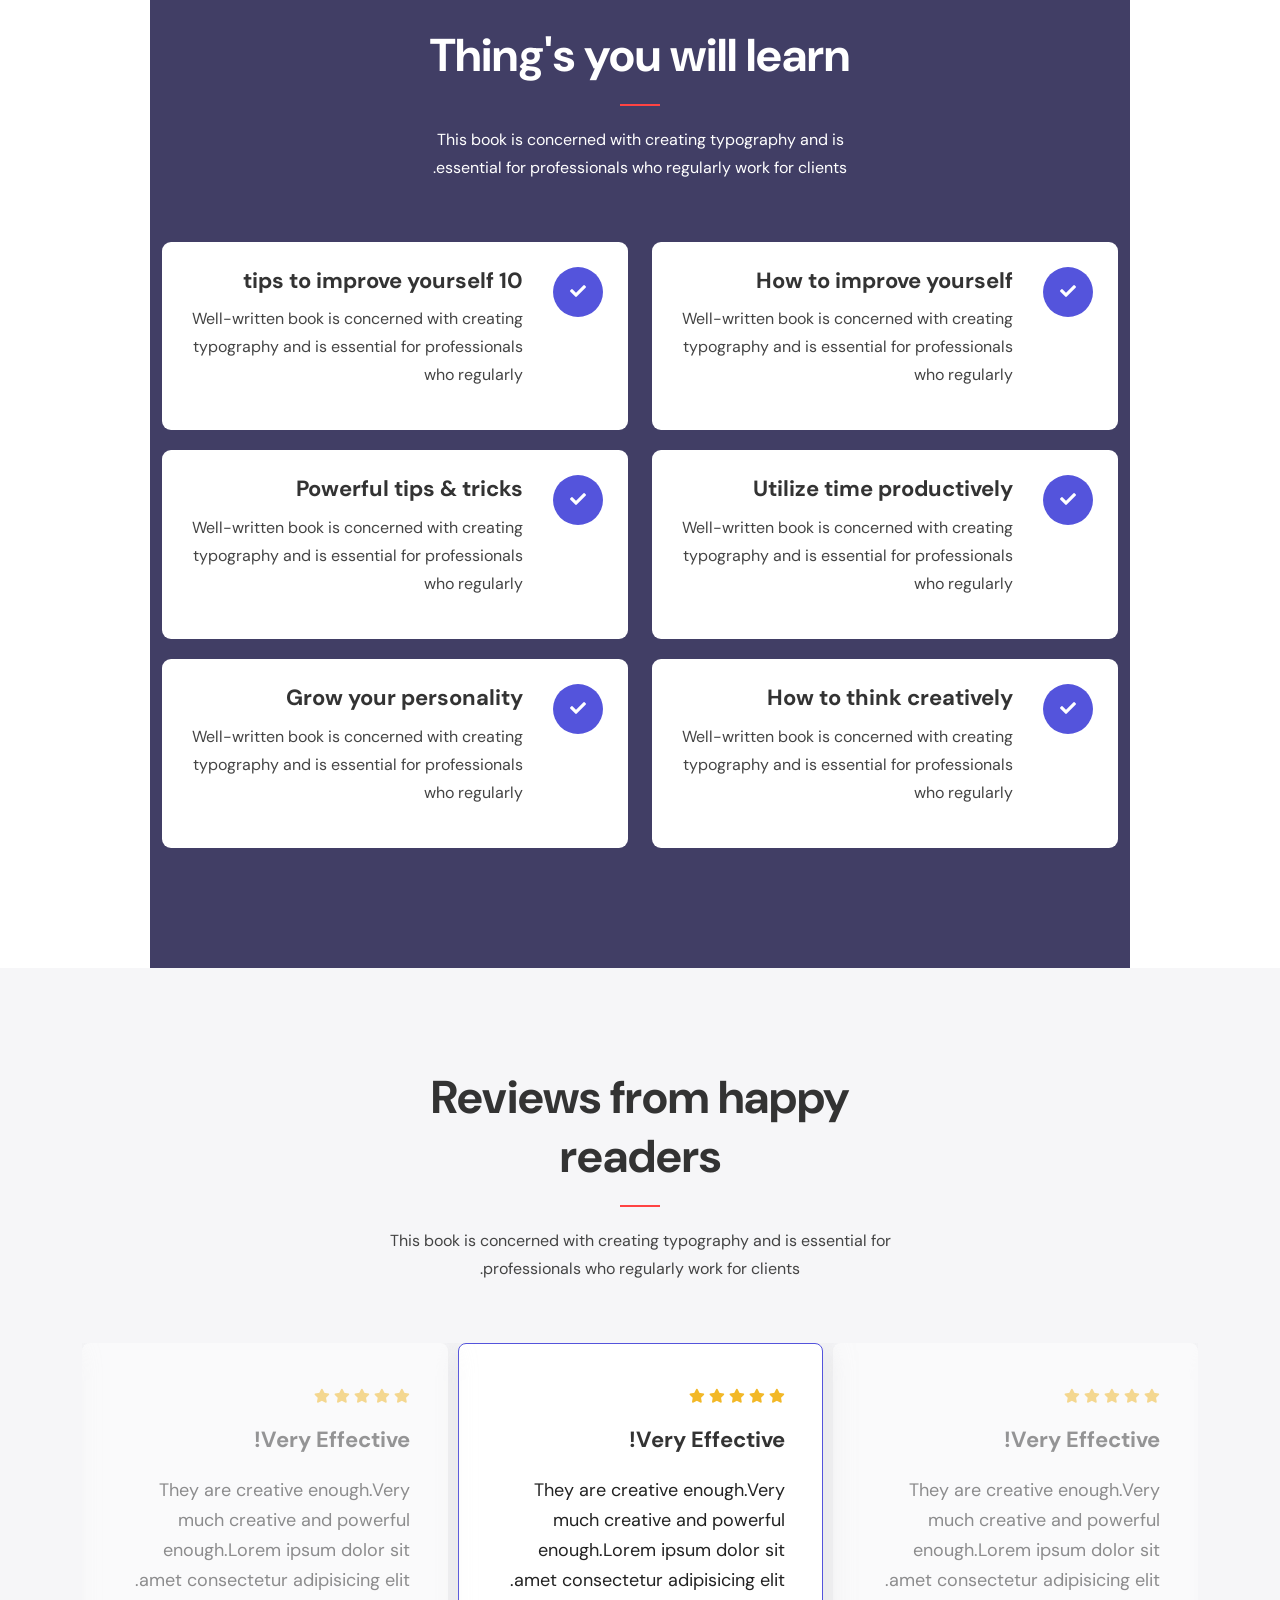
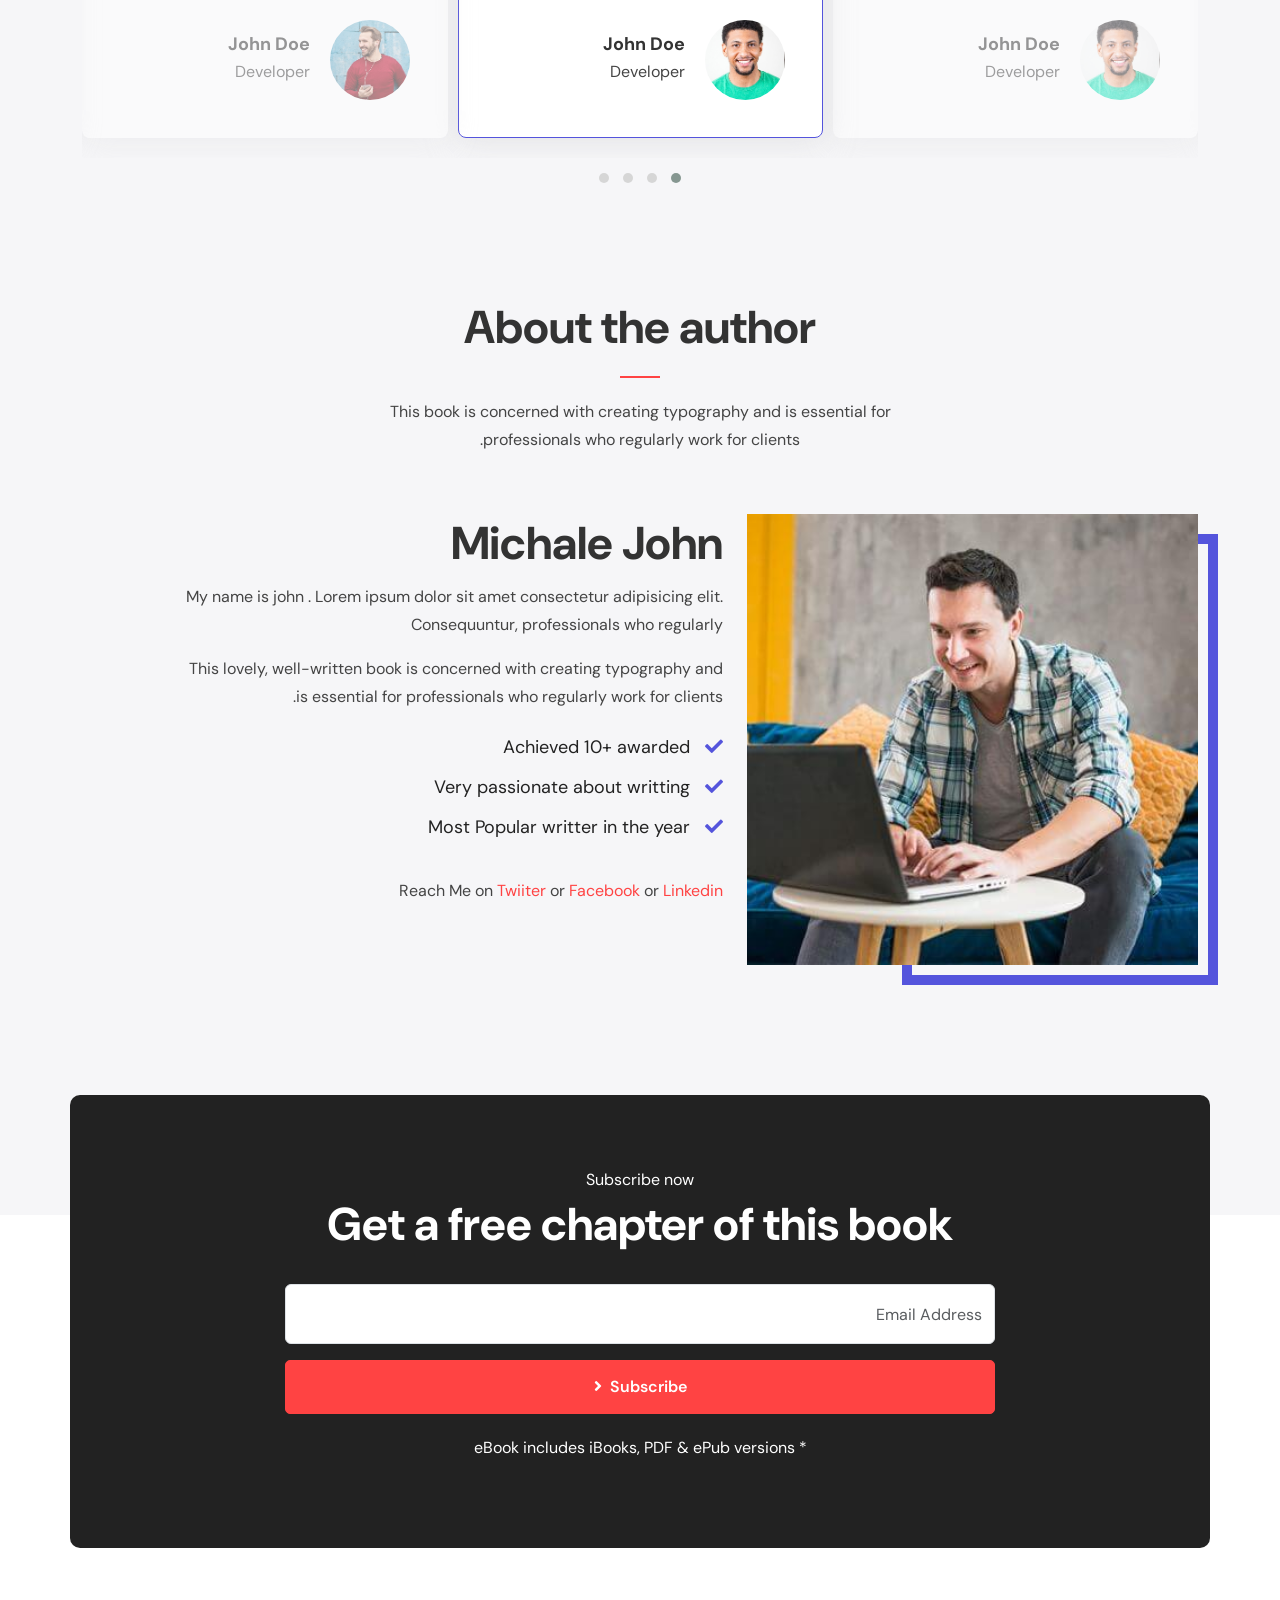
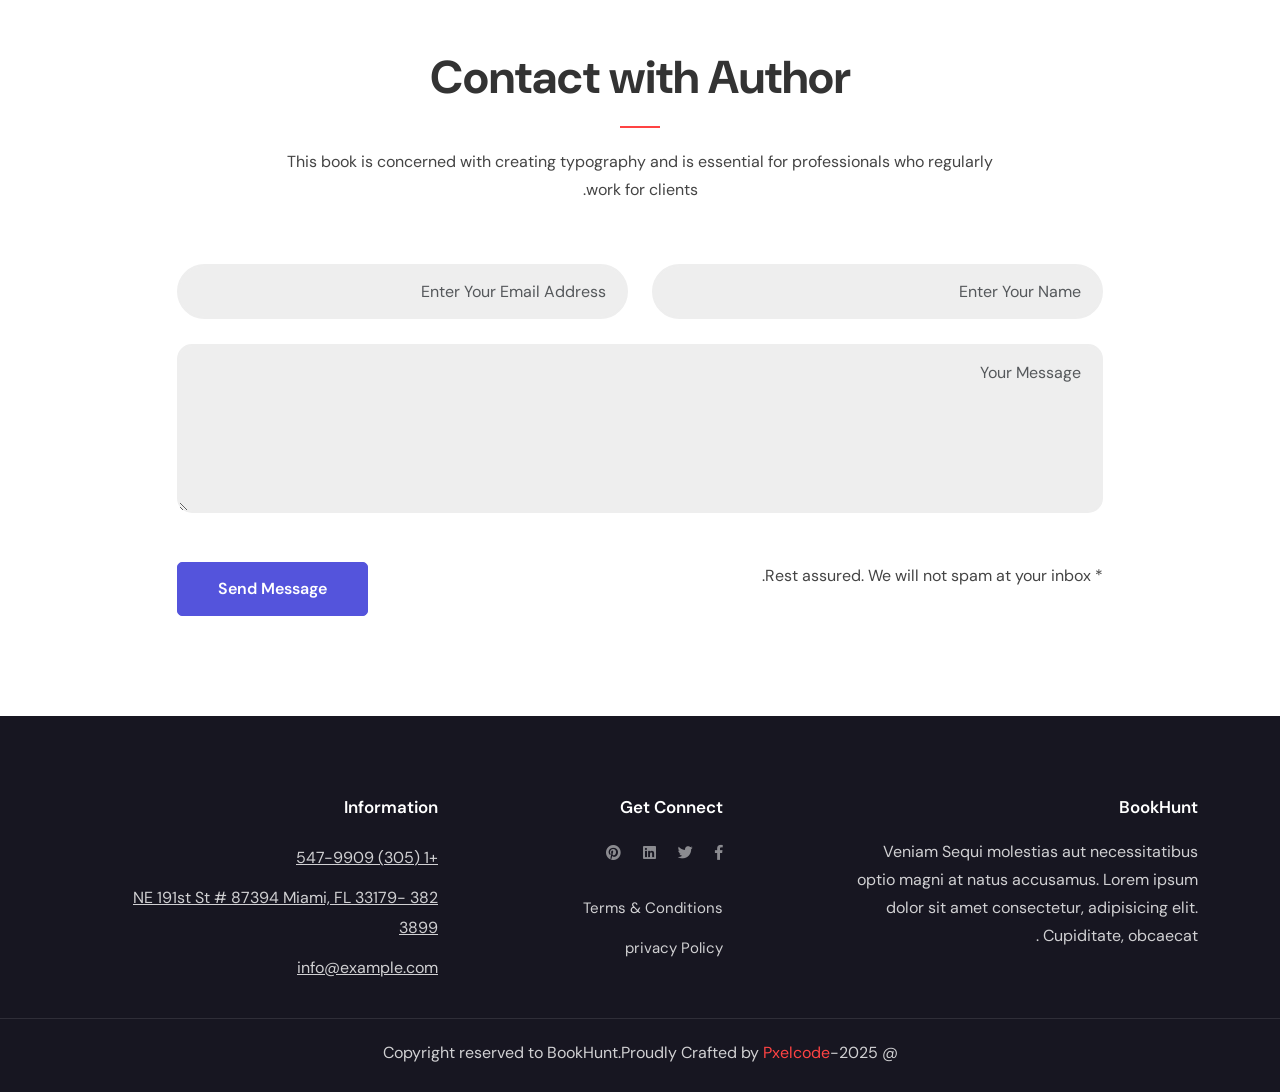
<file: rtl/index-2.html>
<!DOCTYPE html>
<html lang="ar" dir="rtl">
<head>
  <meta http-equiv="Content-Type" content="text/html; charset=UTF-8">
  <meta name="description" content="pxelcode,bookhunt,promotion,creative,author,book,ebook,marketing,digital, agency, startup,onepage, clean, modern,business, company">
  
  <meta name="author" content="https://themeforest.net/user/pxelcode">

  <title>BookHunt - Book landing Template</title>

  <!-- Mobile Specific Meta-->
  <meta name="viewport" content="width=device-width, initial-scale=1">
  <!-- bootstrap.min css -->
  <link rel="stylesheet" href="assets/vendors/bootstrap/bootstrap-rtl.css">
  <!-- Iconfont Css -->
  <link rel="stylesheet" href="assets/vendors/fontawesome/css/all.css">
  <link rel="stylesheet" href="assets/vendors/bicon/css/bicon.min.css">
  <!-- animate.css -->
  <link rel="stylesheet" href="assets/vendors/animate-css/animate.css">

   <!-- Owl Carousel  CSS -->
  <link rel="stylesheet" href="assets/vendors/owl/assets/owl.carousel.min.css">
  <link rel="stylesheet" href="assets/vendors/owl/assets/owl.theme.default.min.css">

  <!-- Main Stylesheet -->
  <link rel="stylesheet" href="assets/css/style-rtl.css">
  <link rel="stylesheet" href="assets/css/responsive-rtl.css">

</head>

<body id="top-header">

    
<!-- preloader  -->
<div id="loading">
    <div id="loading-center">
        <div id="loading-center-absolute">
            <div class="object" id="object_four"></div>
            <div class="object" id="object_three"></div>
            <div class="object" id="object_two"></div>
            <div class="object" id="object_one"></div>
        </div>
    </div>
</div>
    
<header>
    <!-- Main Menu Start -->
    <div id="menu-header-sticky" class="main-menu-area menu-header-sticky site-navigation">
        <div class="container">
            <div class="row gx-0 align-items-center justify-content-between">
                <div class="col-xl-2 col-6">
                    <div class="header-left">
                        <div class="main-logo">
                            <a href="index.html"><img src="assets/images/logo-dark.png" alt="Bookhunt" class="img-fluid"></a>
                        </div>
                    </div>
                </div>

                <div class="col-xl-7 col-6">
                    <div class="header-header-bar d-xl-none text-end">
                        <button class="header-offcanvas-toogle"><i class="flaticon-menu fa fa-bars"></i></button>
                    </div>

                    <div class="header-center">
                        <div class="main-menu main-menu-black d-none d-xl-block" id="main-menu">
                            <nav class="mobile-menu-active" >
                                <ul class="main-menu__list">
                                    <li class="has-dropdown "><a href="index.html">Home</a>
                                        <ul class="sub-menu">
                                            <li><a href="index.html">Home 01</a></li>
                                            <li><a href="index-2.html">Home 02 </a></li>
                                            <li><a href="index-dark.html">Home 01 Dark</a></li>
                                            <li><a href="index-2-dark.html">Home Dark 02 </a></li>
                                        </ul>
                                    </li>
                                    <li><a href="#about">About</a></li>
                                    <li><a href="#chapters">Chapters</a></li>
                                    <li><a href="#testimonial">Reviews</a></li>
                                    <li><a href="#author">Author</a></li>
                                    <li><a href="#pricing">Pricing</a></li>
                                    <li><a href="#contact">Contact</a></li>
                                </ul>
                            </nav>
                        </div>
                    </div>
                </div>

                <div class="col-xl-3 col-6">
                    <div class="header-right-info d-none d-lg-block text-end">
                        <a href="#" class="btn btn-main-tp btn-small"><i class="fa fa-shopping-cart me-2"></i>Get it Now</a>
                    </div>
                </div>
            </div>
        </div>
    </div>
</header>
   
<!-- Offcanvas/mobile menu -->
<div class="offcanvas">
    <div class="offcanvas-wrapper">
        <div class="offcanvas-header d-flex justify-content-between align-items-center mb-90">
            <div class="offcanvas-logo">
                <a href="index.html"><img src="assets/images/logo-dark.png" alt="Bookhunt" class="img-fluid"></a>
            </div>
            <div class="offcanvas-close">
                <button class="offcanvas-close-toggle"><i class="fa fa-times"></i></button>
            </div>
        </div>
        <div class="offcanvas-menu d-xl-none mb-50">
            <nav></nav>
        </div>
        <div class="offcanvas-content mb-50 d-none d-xl-block">
            <h2 class="offcanvas-title">Hello There!</h2>
            <p>Lorem ipsum dolor sit amet, consect etur adipiscing elit. </p>
        </div>
       
        <div class="offcanvas-info mb-50">
            <h3 class="offcanvas-sm-title">Information</h3>
            <span><a href="#">+ 4 20 7700 1007</a></span>
            <span><a href="#">hello@bookhunt.com</a></span>
            <span><a href="#">Avenue de Roma 158b, Lisboa</a></span>
        </div>
        <div class="offcanvas-social mb-50">
            <h3 class="offcanvas-sm-title">Follow Us</h3>
            <a href="#"><i class="fab fa-facebook-f"></i></a>
            <a href="#"><i class="fab fa-twitter"></i></a>
            <a href="#"><i class="fab fa-linkedin-in"></i></a>
            <a href="#"><i class="fab fa-instagram"></i></a>
        </div>
    </div>
</div>
<div class="header-offcanvas-overlay"></div>

<!-- Banner setcion starts -->
<section class="banner pb-80">
    <div class="container">
        <div class="row align-items-center justify-content-between">
            <div class="col-lg-6">
                <div class="banner-img pe-3">
                    <img src="assets/images/banner/book-2.png" alt="" class="img-fluid">
                </div>
            </div>
            <div class="col-md-12 col-lg-6">
                <div class="banner-content mt-4 mt-lg-0">
                    <span class="subheading">50% discount on early purchase</span>
                    <h1>Solve your daily life problem in 1 minute</h1>
                    <ul>
                        <li><i class="fa fa-check"></i>Learn From Expert in details</li>
                        <li><i class="fa fa-check"></i>16 Chapters included</li>
                        <li><i class="fa fa-check"></i>eBook includes iBooks, PDF & ePub versions</li>
                        <li><i class="fa fa-check"></i>Audio book with every purchase</li>
                    </ul>
                    <a href="#" class="btn btn-main">Get this book at 29$</a>  
                    <p>Interested in free chapter? <a href="#">Get it now</a></p>
                </div>
            </div>
        </div> <!-- / .row -->
    </div> <!-- / .container -->
</section>

<!-- Features starts -->
<section class="feature-2 pt-100 bg-grey">
    <div class="container">
        <div class="row justify-content-center">
            <div class="col-lg-6">
                <div class="section-heading center-heading text-center mb-60">
                    <h3 class="heading-title">Who This Book Is For</h3>
                    <p>This book is concerned with creating typography and is essential for professionals who regularly work for clients.</p>
                </div>
            </div>
        </div>
        <div class="row ">
            <div class="col-lg-4 col-md-6">
                <div class="feature-style-2 mb-4 mb-lg-0">
                    <i class="bi bi-badge2"></i>
                    <div class="feature-text">
                        <h4>Entrepreneurs</h4>
                        <p>Behind the word mountains, far from the countries</p>
                    </div>
                </div>
            </div>
            <div class="col-lg-4 col-md-6">
                <div class="feature-style-2 mb-4 mb-lg-0">
                    <i class="bi bi-article"></i>
                    <div class="feature-text">
                        <h4>Project Managers</h4>
                        <p>Behind the word mountains, far from the countries </p>
                    </div>
                </div>
            </div>
            <div class="col-lg-4 col-md-6">
                <div class="feature-style-2 mb-4 mb-lg-0">
                    <i class="bi bi-headset"></i>
                    <div class="feature-text">
                        <h4>Students</h4>
                        <p>Behind the word mountains, far from the countries</p>
                    </div>
                </div>
            </div>
        </div>
    </div>
</section>

<!-- About section starts -->

<section class="about-section section-padding bg-grey" id="about">
    <div class="container">
        <div class="row">
             <div class="col-lg-5 col-md-6">
               <div class="about-img mb-5 mb-lg-0">
                    <img src="assets/images/banner/book.png" alt="" class="img-fluid">
               </div>
            </div>
            <div class="col-lg-6 col-md-6">
                <div class="section-heading">
                    <h3 class="heading-title">About The <span class="text-color fw-400">Book</span></h3>
                    <p>This lovely, well-written book is concerned with creating typography and is essential for professionals who regularly work for clients.</p>
                </div>
                <div class="row">
                    <div class="col-lg-12">
                        <div class="about-text-block">
                            <i class="bi bi-badge2"></i>
                            <h4>10+ award achieved</h4>
                            <p>Lorem ipsum dolor sit amet, consectetur adipisicing elit.</p>
                        </div>
                    </div>
                    <div class="col-lg-12">
                        <div class="about-text-block">
                            <i class="bi bi-support"></i>
                            <h4>Read On Any Device</h4>
                            <p>Lorem ipsum dolor sit amet, consectetur adipisicing elit.</p>
                        </div>
                    </div>
                    <div class="col-lg-12">
                        <div class="about-text-block">
                            <i class="bi bi-rocket2"></i>
                            <h4>Marketing Goals</h4>
                            <p>Lorem ipsum dolor sit amet, consectetur adipisicing elit.</p>
                        </div>
                    </div>
                </div>

                <a href="#" class="btn btn-main-2"><i class="fa fa-check me-2"></i>more About Support</a>
            </div>
        </div>
    </div>
</section>  

<!-- CHapter section starts -->
<section class="chapter-section section-padding bg-white" id="chapters">
    <div class="container">
        <div class="row align-items-center justify-content-center">
            <div class="col-lg-8">
                <div class="center-heading mb-60">
                    <h3 class="heading-title">Chapters we've covered</h3>
                    <p>This lovely, well-written book is concerned with creating typography and is essential for professionals who regularly work for clients.</p>
                </div>
            </div>
        </div>
        <div class="row">
             <div class="col-lg-4 col-md-6">
                <div class="chapter-list">
                    <div class="chapter-item">
                        <h4><span>Chapter 1</span> Data Science Process </h4>
                        <p>Well-written book is concerned with creating typography and is essential for professionals who regularly</p>
                    </div>
                    <div class="chapter-item">
                        <h4><span>Chapter 2</span>The rise of trend Design </h4>
                        <p>Well-written book is concerned with creating typography and is essential for professionals who regularly</p>
                    </div>
                    <div class="chapter-item">
                        <h4><span>Chapter 3 </span> The rise of trend Design </h4>
                        <p>Well-written book is concerned with creating typography and is essential for professionals who regularly</p>
                    </div>
                </div>
            </div>

            <div class="col-lg-4 col-md-6">
                <div class="chapter-list">
                    <div class="chapter-item">
                        <h4><span>Chapter 4</span> The rise of trend Design </h4>
                        <p>Well-written book is concerned with creating typography and is essential for professionals who regularly</p>
                    </div>
                    <div class="chapter-item">
                        <h4><span>Chapter 5</span> Data Science Process </h4>
                        <p>Well-written book is concerned with creating typography and is essential for professionals who regularly</p>
                    </div>
                    <div class="chapter-item">
                        <h4><span>Chapter 6</span> The rise of trend Design </h4>
                        <p>Well-written book is concerned with creating typography and is essential for professionals who regularly</p>
                    </div>
                </div>
            </div>

            <div class="col-lg-4 col-md-6">
                <div class="chapter-list border-right-0">
                    <div class="chapter-item">
                        <h4><span>Chapter 7 </span> The rise of trend Design </h4>
                        <p>Well-written book is concerned with creating typography and is essential for professionals who regularly</p>
                    </div>
                    <div class="chapter-item">
                        <h4><span>Chapter 8</span> Data Science Process </h4>
                        <p>Well-written book is concerned with creating typography and is essential for professionals who regularly</p>
                    </div>
                   
                    <div class="chapter-item">
                        <h4><span>Chapter 9 </span> The rise of trend Design </h4>
                        <p>Well-written book is concerned with creating typography and is essential for professionals who regularly
                    </div>
                </div>
            </div>
        </div>
    </div>
</section>  

<!-- Topics starts -->
<section class="book-preview section-padding"  id="topics">
    <div class="container">
        <div class="row justify-content-center">
            <div class="col-lg-6">
                <div class="section-heading center-heading text-center mb-60">
                    <h3 class="heading-title text-white">Thing's you will learn</h3>
                    <p class="text-white">This book is concerned with creating typography and is essential for professionals who regularly work for clients.</p>
                </div>
            </div>
        </div>
        <div class="row justify-content-center">
            <div class="col-lg-6">
                <div class="topic-item ">
                    <div class="icon-box">
                        <i class="fa fa-check"></i>
                    </div>
                    <div class="topic-content">
                        <h4>How to improve yourself</h4>
                        <p>Well-written book is concerned with creating typography and is essential for professionals who regularly</p>
                    </div>
                </div>

                <div class="topic-item">
                    <div class="icon-box">
                        <i class="fa fa-check"></i>
                    </div>
                    <div class="topic-content">
                        <h4>Utilize time productively</h4>
                        <p>Well-written book is concerned with creating typography and is essential for professionals who regularly</p>
                    </div>
                </div>
                <div class="topic-item">
                    <div class="icon-box">
                        <i class="fa fa-check"></i>
                    </div>
                    <div class="topic-content">
                        <h4>How to think creatively</h4>
                        <p>Well-written book is concerned with creating typography and is essential for professionals who regularly</p>
                    </div>
                </div>
            </div>

            <div class="col-lg-6">
                <div class="topic-item">
                    <div class="icon-box">
                        <i class="fa fa-check"></i>
                    </div>
                    <div class="topic-content">
                        <h4>10 tips to improve yourself</h4>
                        <p>Well-written book is concerned with creating typography and is essential for professionals who regularly</p>
                    </div>
                </div>

                <div class="topic-item">
                    <div class="icon-box">
                        <i class="fa fa-check"></i>
                    </div>
                    <div class="topic-content">
                        <h4>Powerful tips & tricks</h4>
                        <p>Well-written book is concerned with creating typography and is essential for professionals who regularly</p>
                    </div>
                </div>
                <div class="topic-item">
                    <div class="icon-box">
                        <i class="fa fa-check"></i>
                    </div>
                    <div class="topic-content">
                        <h4>Grow your personality </h4>
                        <p>Well-written book is concerned with creating typography and is essential for professionals who regularly</p>
                    </div>
                </div>
            </div>
        </div>
    </div>
</section>

<!-- Testimonial starts -->
<section class="testimonial section-padding bg-grey pb-0" id="testimonial">
    <div class="container">
        <div class="row justify-content-center">
            <div class="col-lg-6">
                <div class="section-heading center-heading text-center mb-60">
                    <h3 class="heading-title">Reviews from happy readers</h3>
                    <p>This book is concerned with creating typography and is essential for professionals who regularly work for clients.</p>
                </div>
            </div>
        </div>
        <div class="row justify-content-center">
            <div class="col-lg-12">
                <div class="testimonials-slides owl-carousel owl-theme">
                    <div class="review-item">
                        <div class="client-info">
                            <div class="rating">
                                <a href="#"><i class="fa fa-star"></i></a>
                                <a href="#"><i class="fa fa-star"></i></a>
                                <a href="#"><i class="fa fa-star"></i></a>
                                <a href="#"><i class="fa fa-star"></i></a>
                                <a href="#"><i class="fa fa-star"></i></a>
                            </div>
                            <h4>Very Effective!</h4>
                            <p>They are creative enough.Very much creative and powerful enough.Lorem ipsum dolor sit amet consectetur adipisicing elit.</p>
                        </div>
                        <div class="client-desc d-flex align-items-center">
                            <div class="client-img">
                                <img src="assets/images/clients/test-1.jpg" alt="" class="img-fluid">
                            </div>
                            <div class="client-text">
                                <h5>John Doe</h5>
                                <span class="designation">Developer</span>
                            </div>
                        </div>
                    </div>

                     <div class="review-item">
                        <div class="client-info">
                            <div class="rating">
                                <a href="#"><i class="fa fa-star"></i></a>
                                <a href="#"><i class="fa fa-star"></i></a>
                                <a href="#"><i class="fa fa-star"></i></a>
                                <a href="#"><i class="fa fa-star"></i></a>
                                <a href="#"><i class="fa fa-star"></i></a>
                            </div>
                            <h4>Very Effective!</h4>
                            <p>They are creative enough.Very much creative and powerful enough.Lorem ipsum dolor sit amet consectetur adipisicing elit.</p>
                            
                        </div>
                        <div class="client-desc d-flex align-items-center">
                            <div class="client-img">
                                <img src="assets/images/clients/test-2.jpg" alt="" class="img-fluid">
                            </div>
                            <div class="client-text">
                                <h5>John Doe</h5>
                                <span class="designation">Developer</span>
                            </div>
                        </div>
                    </div>


                    <div class="review-item">
                        <div class="client-info">
                            <div class="rating">
                                <a href="#"><i class="fa fa-star"></i></a>
                                <a href="#"><i class="fa fa-star"></i></a>
                                <a href="#"><i class="fa fa-star"></i></a>
                                <a href="#"><i class="fa fa-star"></i></a>
                                <a href="#"><i class="fa fa-star"></i></a>
                            </div>
                            <h4>Very Effective!</h4>
                            <p>They are creative enough.Very much creative and powerful enough.Lorem ipsum dolor sit amet consectetur adipisicing elit.</p>
                            
                        </div>
                        <div class="client-desc d-flex align-items-center">
                            <div class="client-img">
                                <img src="assets/images/clients/test-3.jpg" alt="" class="img-fluid">
                            </div>
                            <div class="client-text">
                                <h5>John Doe</h5>
                                <span class="designation">Developer</span>
                            </div>
                        </div>
                    </div>
                    <div class="review-item">
                        <div class="client-info">
                            <div class="rating">
                                <a href="#"><i class="fa fa-star"></i></a>
                                <a href="#"><i class="fa fa-star"></i></a>
                                <a href="#"><i class="fa fa-star"></i></a>
                                <a href="#"><i class="fa fa-star"></i></a>
                                <a href="#"><i class="fa fa-star"></i></a>
                            </div>
                            <h4>Very Effective!</h4>
                            <p>They are creative enough.Very much creative and powerful enough.Lorem ipsum dolor sit amet consectetur adipisicing elit.</p>
                        </div>
                        <div class="client-desc d-flex align-items-center">
                            <div class="client-img">
                                <img src="assets/images/clients/test-1.jpg" alt="" class="img-fluid">
                            </div>
                            <div class="client-text">
                                <h5>John Doe</h5>
                                <span class="designation">Developer</span>
                            </div>
                        </div>
                    </div>
                </div>
            </div>
        </div>
    </div>
</section>

<!-- Author starts -->
<section class="section-author section-padding bg-grey" id="author">
    <div class="container">
        <div class="row justify-content-center">
            <div class="col-lg-6">
                <div class="section-heading center-heading text-center mb-60">
                    <h3 class="heading-title">About the author</h3>
                    <p>This book is concerned with creating typography and is essential for professionals who regularly work for clients.</p>
                </div>
            </div>
        </div>
        <div class="row">
             <div class="col-lg-5 col-md-6">
               <div class="auhtor-img mb-4 mb-lg-0">
                    <img src="assets/images/bg/author.jpg" alt="" class="img-fluid">
               </div>
            </div>
            <div class="col-lg-6 col-md-6">
                <div class="section-heading mb-0">
                    <h3 class="heading-title">Michale John</h3>
                    <p>My name is john . Lorem ipsum dolor sit amet consectetur adipisicing elit. Consequuntur, professionals who regularly</p>
                    <p>This lovely, well-written book is concerned with creating typography and is essential for professionals who regularly work for clients.</p>
                </div>

                <div class="author-desc">
                    <ul class="list-unstyled">
                        <li><i class="fa fa-check"></i> Achieved 10+ awarded</li>
                        <li><i class="fa fa-check"></i> Very passionate about writting</li>
                        <li><i class="fa fa-check"></i> Most Popular writter in the year</li>
                    </ul>
                    <p>Reach Me on <a href="#">Twiiter</a> or <a href="#">Facebook</a> or <a href="#">Linkedin</a></p>
                </div>
            </div>
        </div>
    </div>
</section> 

<!-- CTA Starts -->

<section class="section-cta">
    <div class="container">
        <div class="row justify-content-center cta-inner">
            <div class="col-lg-8">
                <div class="cta-content">
                    <span class="subheading2">Subscribe now</span>
                    <h2 class="heading-title">Get a free chapter of this book</h2>
                    <form action="#" class="subsribe">
                        <div class="form-group mb-3">
                            <input type="text" class="form-control" placeholder="Email Address">
                        </div>
                        <a href="#" class="btn btn-main w-100">Subscribe<i class="fa fa-angle-right ms-2"></i></a>  
                        <p>* eBook includes iBooks, PDF & ePub versions</p>
                    </form>
                </div>
            </div>
        </div>
    </div>
</section> 

<!-- Contact -->
<section class="section-padding contact bg-white" id="contact">
    <div class="container">
        <div class="row justify-content-center">
            <div class="col-lg-8">
                <div class="section-heading center-heading text-center mb-60">
                    <h3 class="heading-title">Contact with Author</h3>
                    <p>This book is concerned with creating typography and is essential for professionals who regularly work for clients.</p>
                </div>
            </div>
        </div>
        <div class="row justify-content-center">
            <div class="col-lg-10 col-sm-12 col-md-12">
                <form class="contact__form form-row contact-form " method="post" action="mail.php" id="contactForm" >
                    <div class="row">
                        <div class="col-12">
                            <div class="alert alert-success contact__msg"  style="display: none" role="alert">
                                Your message was sent successfully.
                            </div>
                        </div>
                    </div>
                
                    <div class="row">
                        <div class="col-lg-6">
                            <div class="form-group">
                                <input type="text" id="name" name="name" class="form-control" placeholder="Enter Your Name"/>
                            </div>
                        </div>
                        
                        <div class="col-lg-6">
                            <div class="form-group">
                                <input type="text" name="email" id="email" class="form-control" placeholder="Enter Your Email Address"/>
                            </div>
                        </div>
                        <div class="col-lg-12">
                            <div class="form-group">
                                <textarea id="message" name="message" cols="30" rows="6" class="form-control" placeholder="Your Message"></textarea>    
                            </div>
                        </div>
                        
                        <div class="col-lg-12">
                            <div class="d-lg-flex justify-content-between mt-4">
                                <p>* Rest assured. We will not spam at your inbox.</p>
                                <input id="submit" name="submit" type="submit" class="btn btn-main-2" value="Send Message"/>
                            </div>
                        </div>
                    </div>
                </form> 
            </div>
        </div>
    </div>
</section>


<!--  Footer Start -->
<section class="footer pt-120">
	<div class="container">
		<div class="row">
			<div class="col-lg-4 me-auto col-sm-6 col-md-10">
				<div class="widget footer-widget mb-5 mb-lg-0">
					<h5 class="widget-title">BookHunt</h5>
					<p class="mt-3">Veniam Sequi molestias aut necessitatibus optio magni at natus accusamus. Lorem ipsum dolor sit amet consectetur, adipisicing elit. Cupiditate, obcaecat .</p>
				</div>
			</div>

			<div class="col-lg-3 col-md-6">
				<div class="footer-widget mb-5 mb-lg-0">
					<h5 class="widget-title">Get Connect</h5>
					<ul class="list-inline footer-socials">
						<li class="list-inline-item"><a href="#"><i class="fab fa-facebook-f"></i></a></li>
						<li class="list-inline-item"> <a href="#"><i class="fab fa-twitter"></i></a></li>
						<li class="list-inline-item"><a href="#"><i class="fab fa-linkedin"></i></a></li>
						<li class="list-inline-item"><a href="#"><i class="fab fa-pinterest"></i></a></li>
					</ul>
					<ul class="list-unstyled footer-links">
						<li><a href="#">Terms & Conditions</a></li>
						<li><a href="#">privacy Policy</a></li>
					</ul>
				</div>
			</div>
			<div class="col-lg-4 col-sm-6 col-md-6">
				<div class="footer-widget mb-5 mb-lg-0">
					<h5 class="widget-title">Information</h5>
					<ul class="list-unstyled footer-links footer-contact">
						<li> +1 (305) 547-9909</li>
						<li>382 NE 191st St # 87394 Miami, FL 33179-3899</li>
						<li>info@example.com</li>
					</ul>
				</div>
			</div>
		</div>
	</div>

	<div class="footer-btm">
		<div class="container">
			<div class="row justify-content-center ">
				<div class="col-lg-6">
					<div class="copyright text-lg-center">
						<p>@ 2025-Copyright reserved to BookHunt.Proudly Crafted by <a href="https://themeforest.net/user/pxelcode">Pxelcode</a> </p>
					</div>
				</div>
			</div>
		</div>
	</div>
</section>


<div id="progress"><span id="progress-value"><i class="fa fa-arrow-up"></i></span></div>


    <!-- 
    Essential Scripts
    =====================================-->
    
    <!-- Main jQuery -->
    <script src="assets/vendors/jquery/jquery.min.js"></script>
    <!-- Bootstrap 5.3-->
    <script src="assets/vendors/bootstrap/bootstrap.js"></script>
    <!-- Counterup -->
    <script src="assets/vendors/counterup/waypoint.js"></script>
    <script src="assets/vendors/counterup/jquery.counterup.min.js"></script>
    <!--  Owl Carousel-->
    <script src="assets/vendors/owl/owl.carousel.min.js"></script>
   
    <script src="assets/js/script.js"></script>
  

  </body>
  </html>
</file>
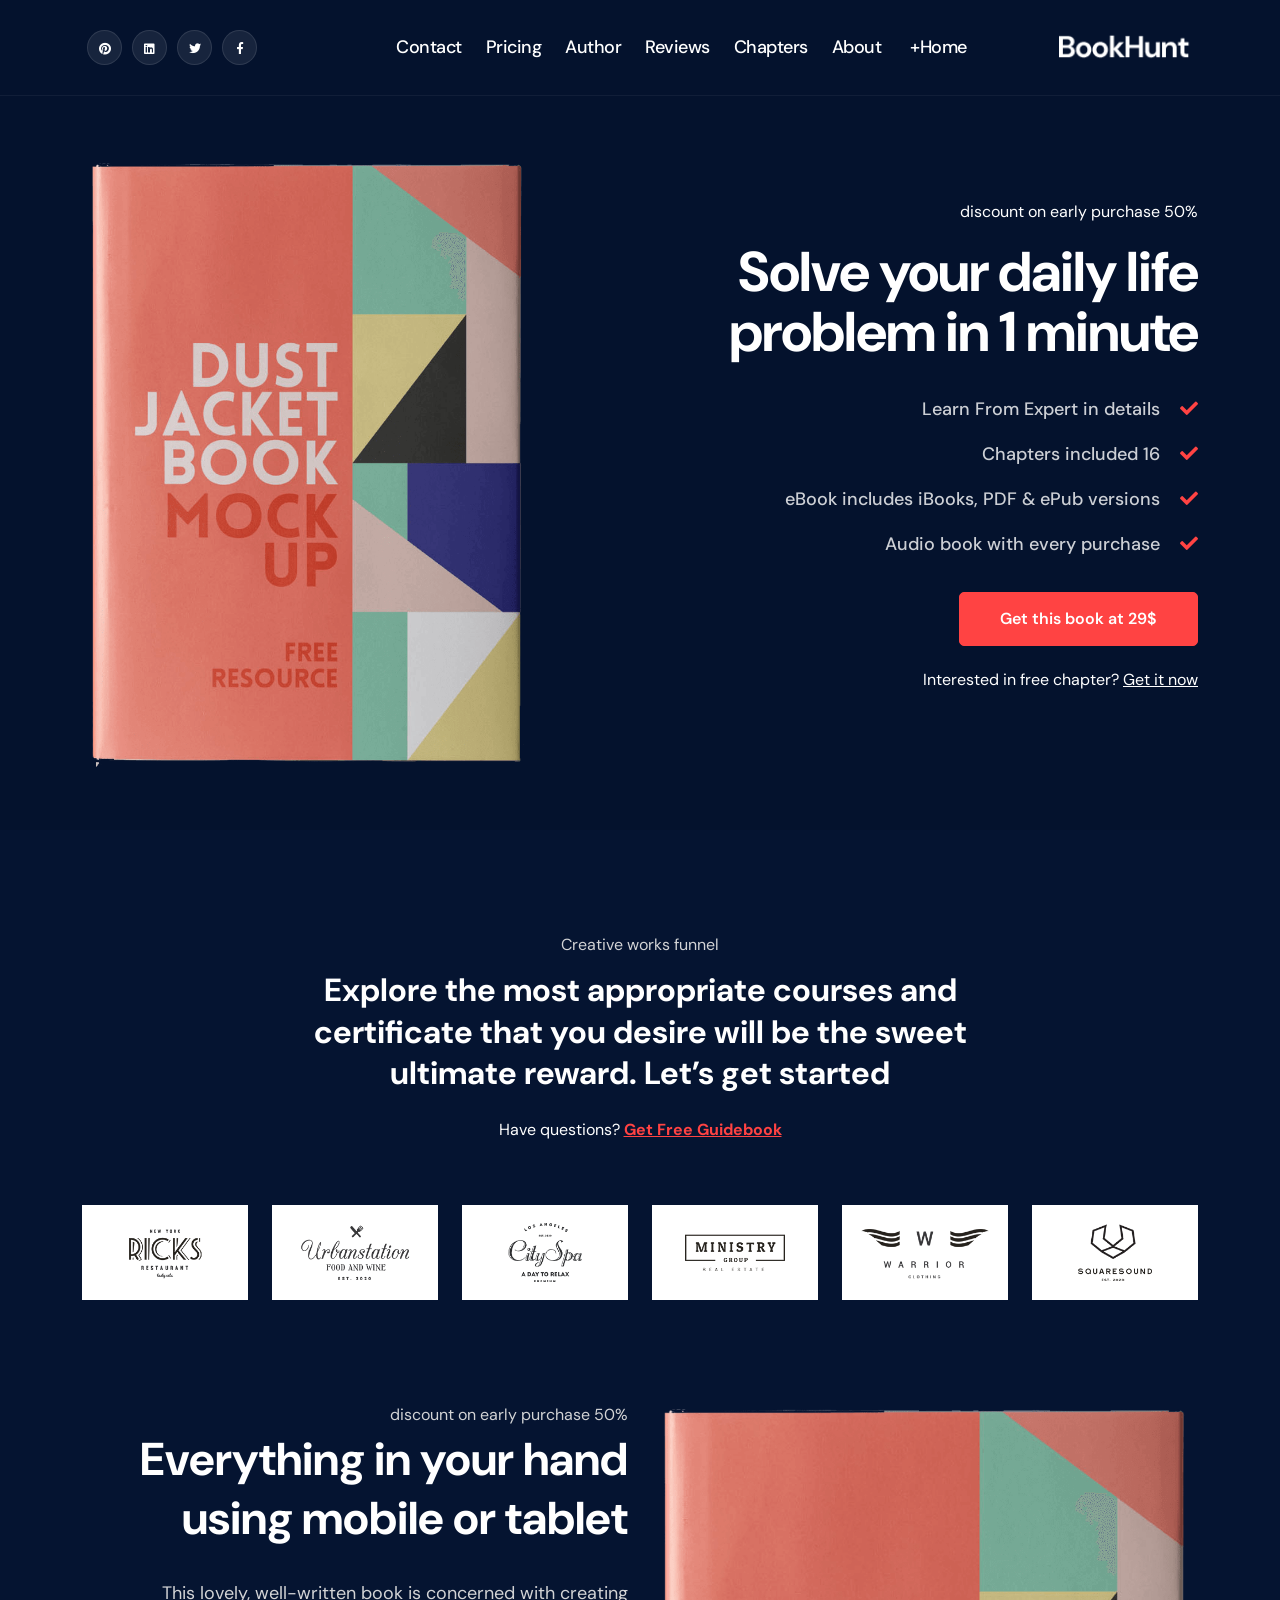
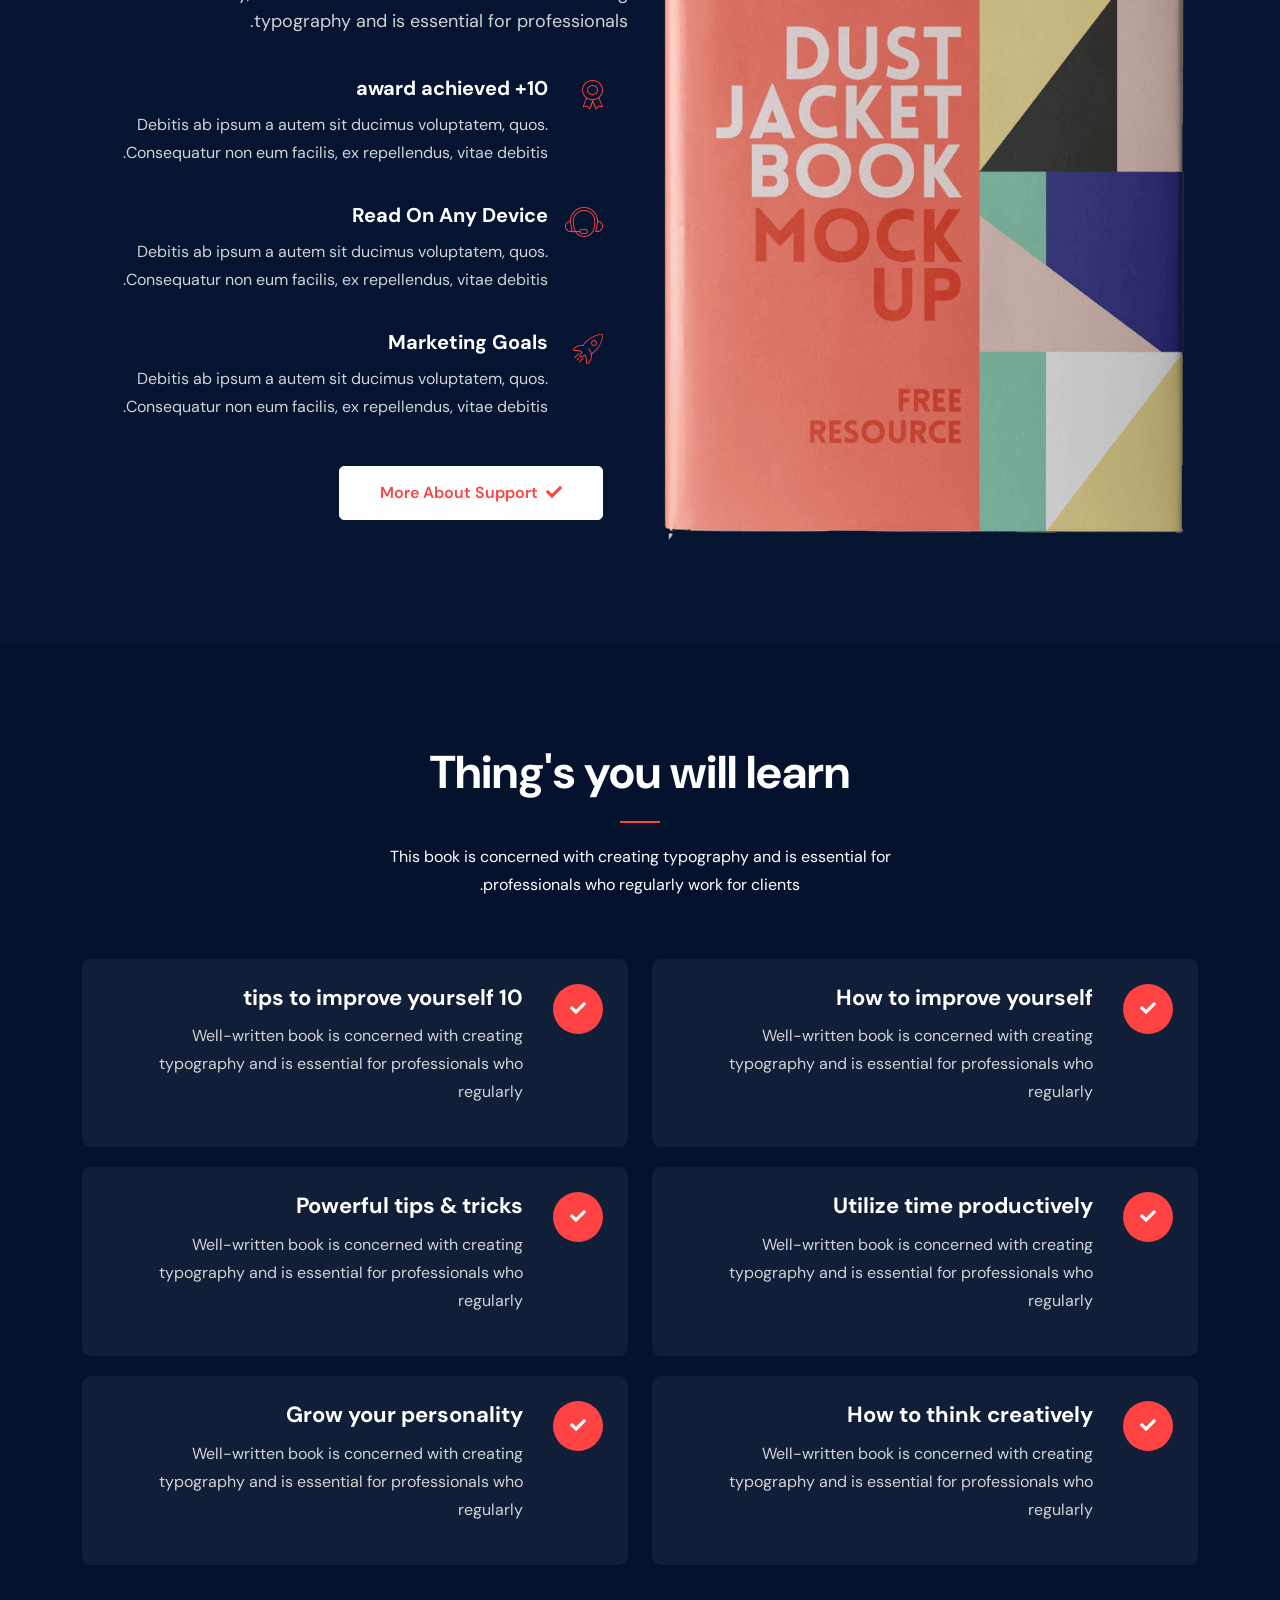
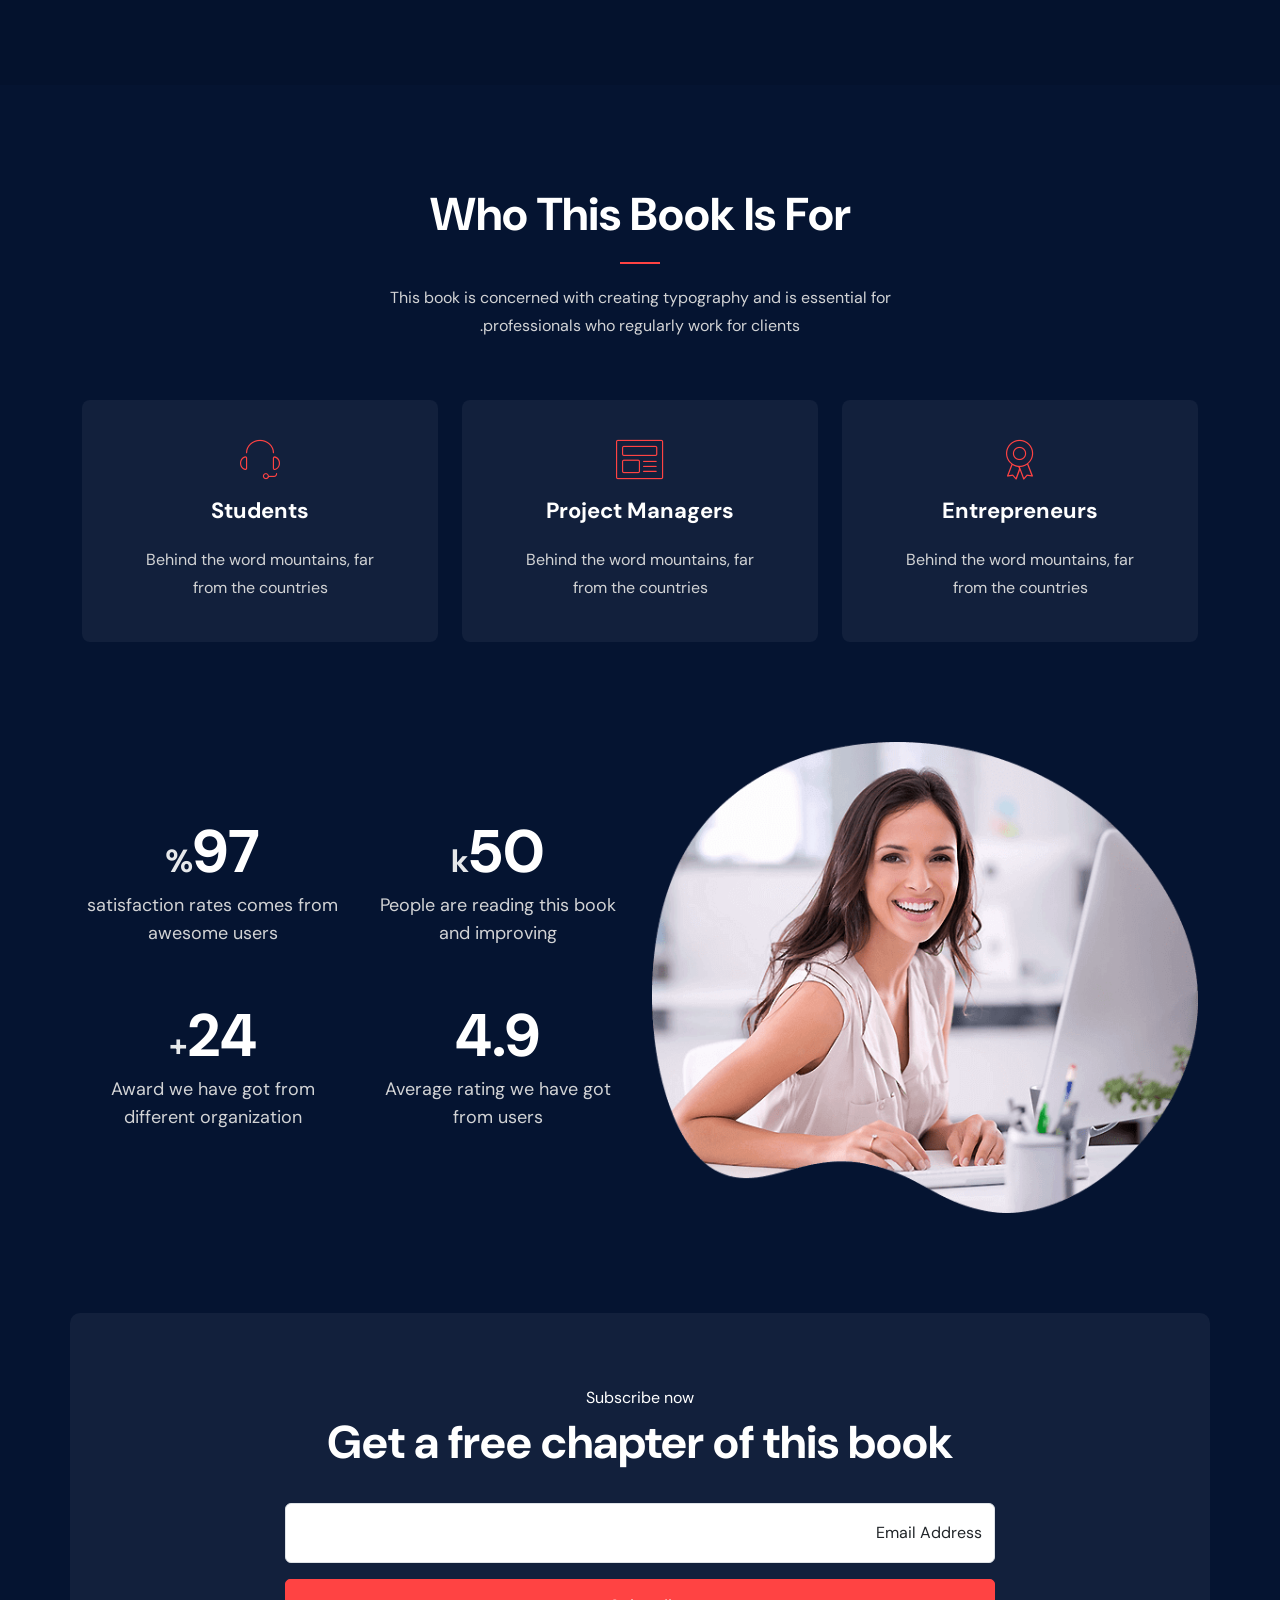
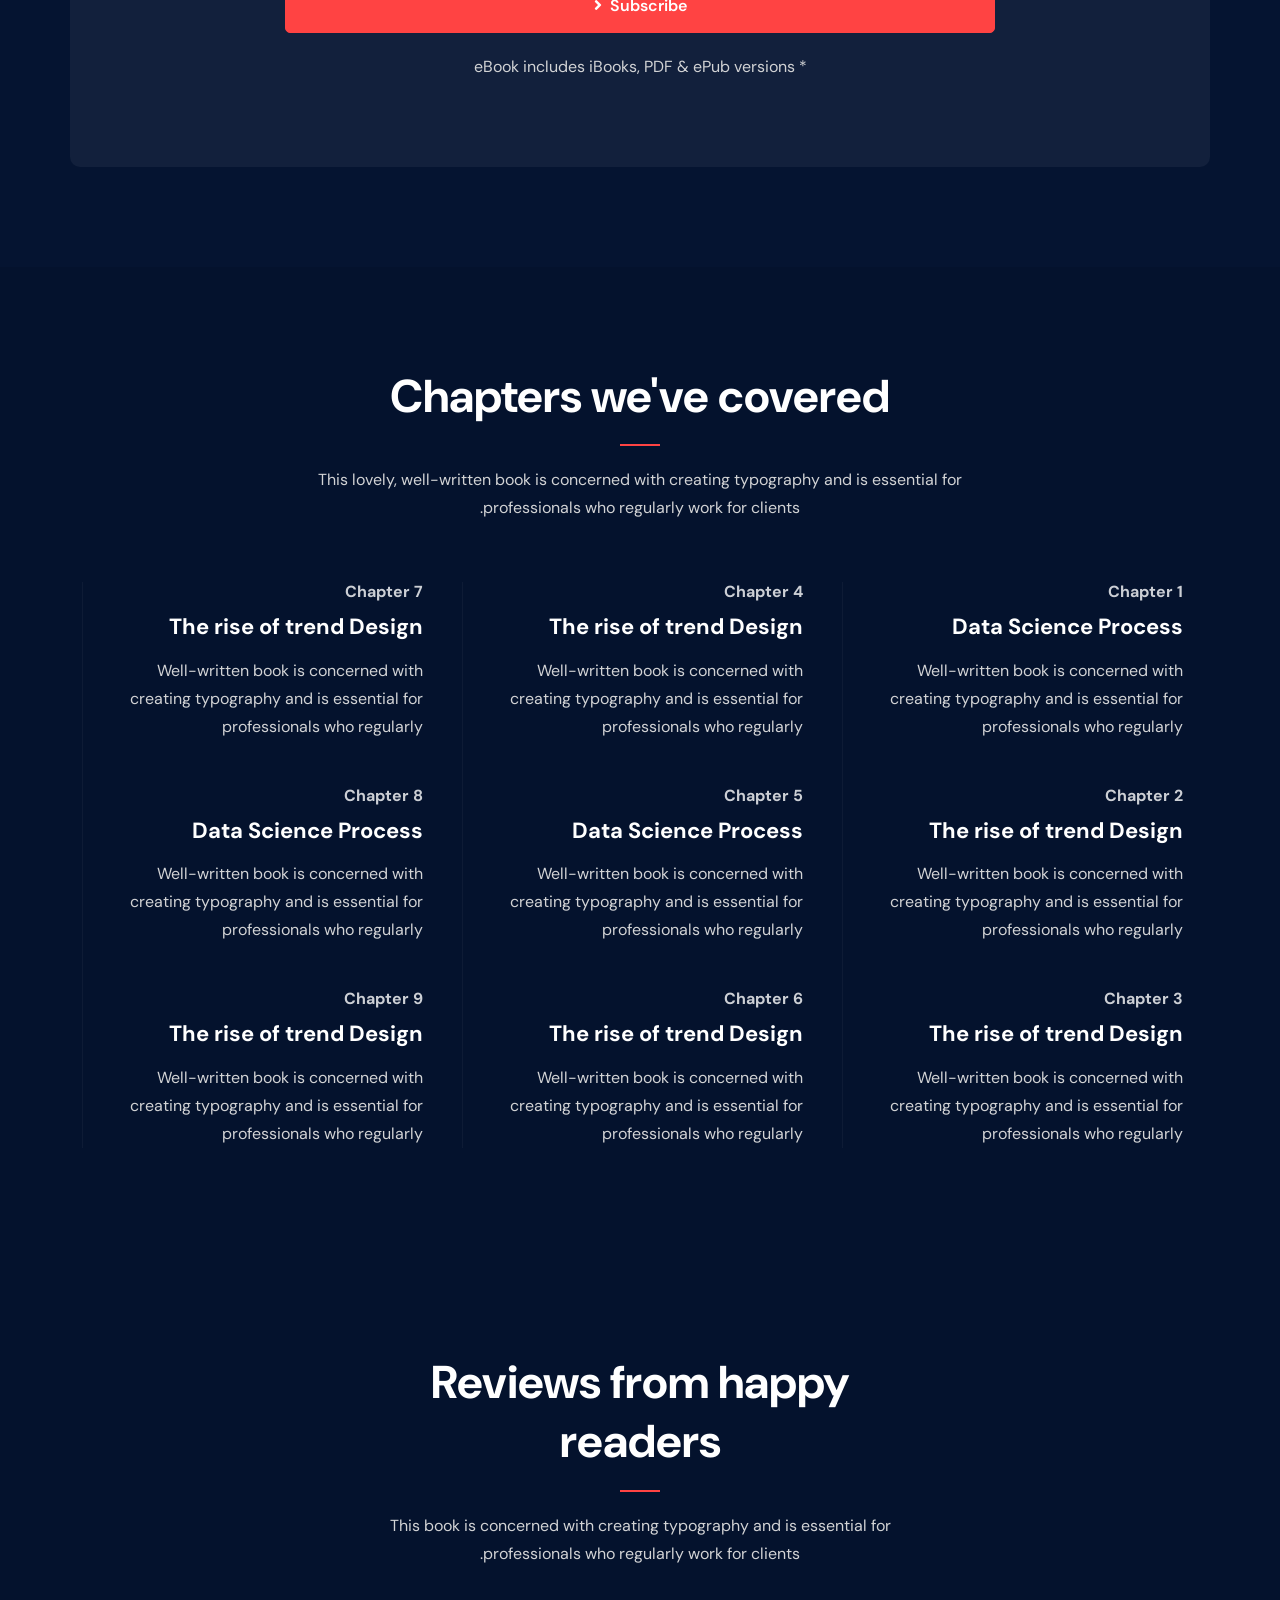
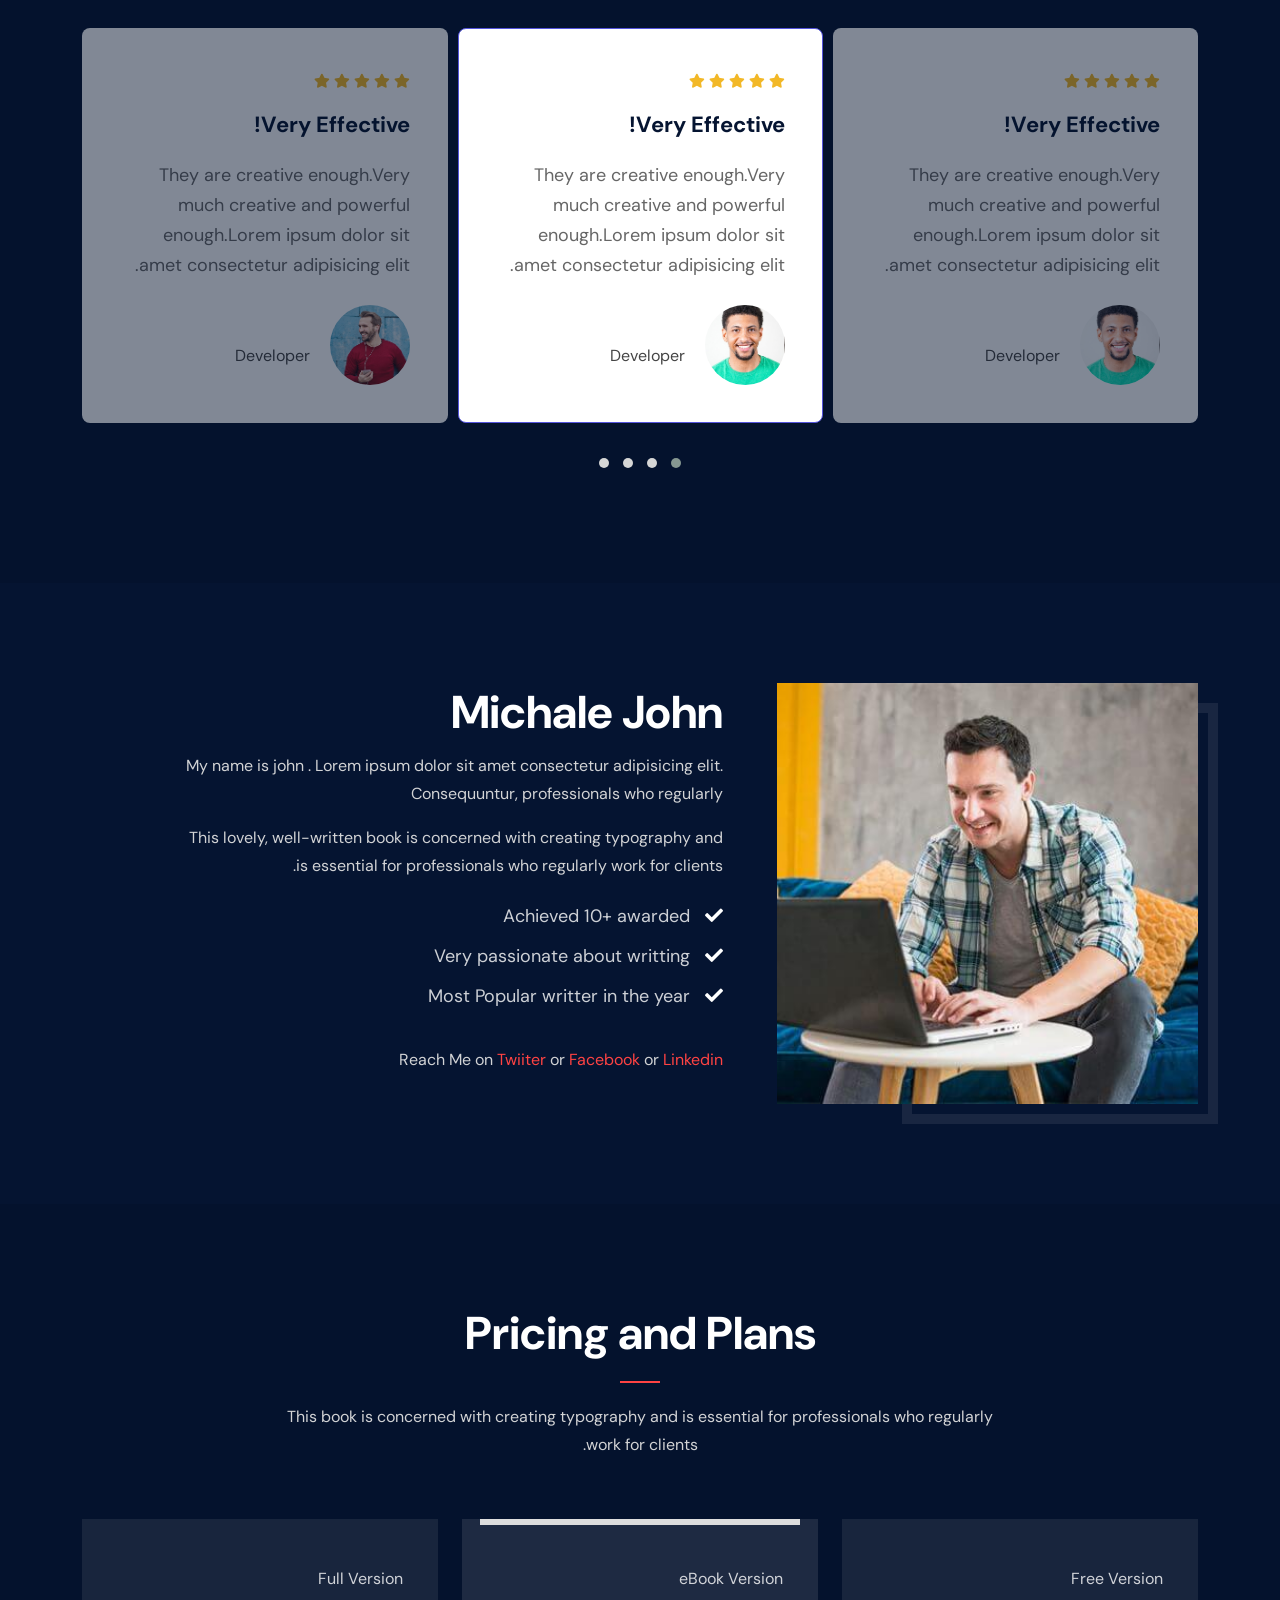
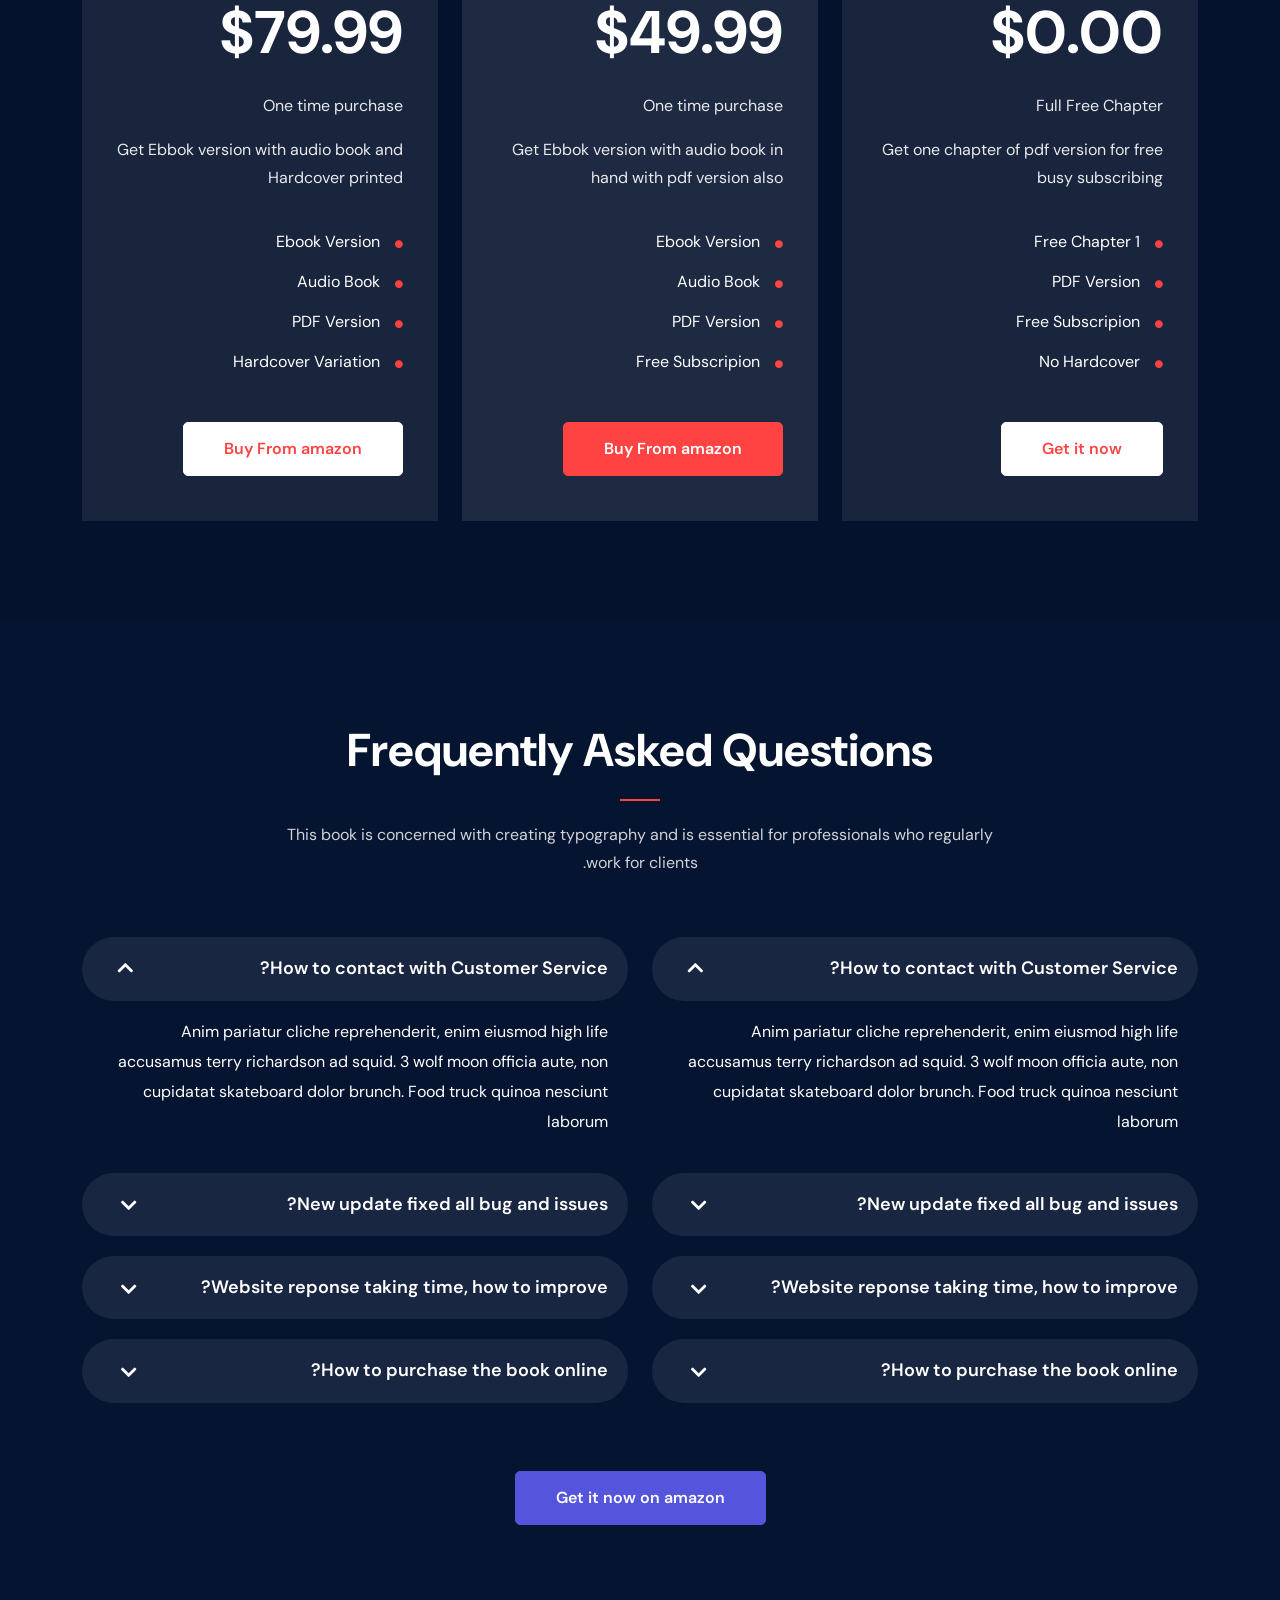
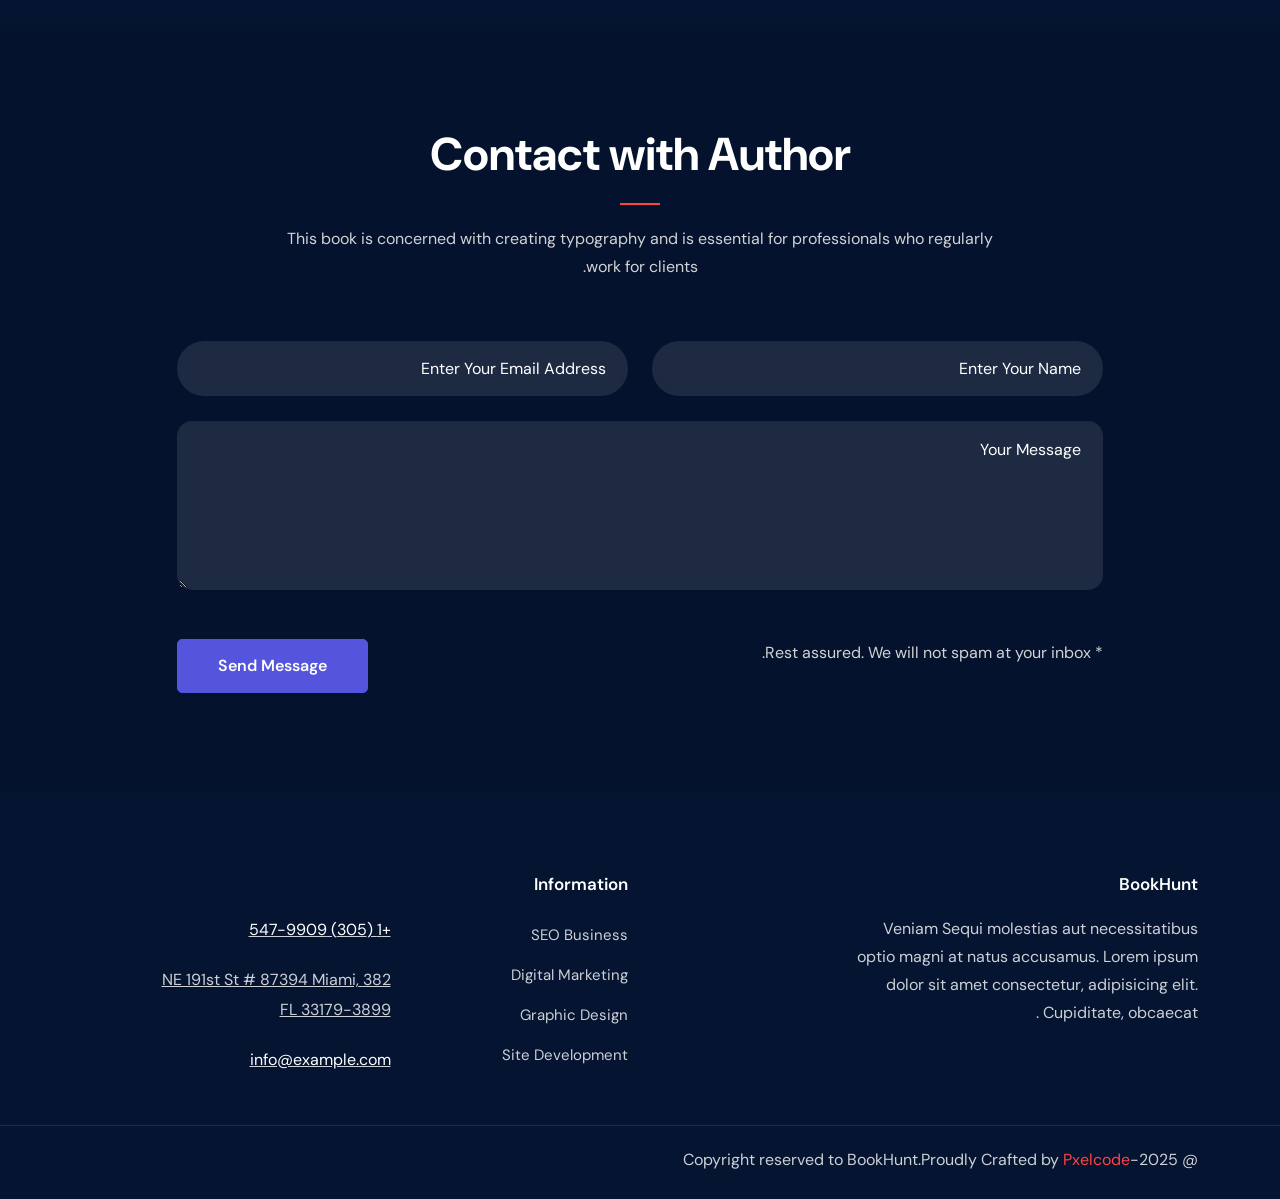
<file: rtl/index-dark.html>
<!DOCTYPE html>
<html lang="ar" dir="rtl">
<head>
  <meta http-equiv="Content-Type" content="text/html; charset=UTF-8">
  <meta name="description" content="pxelcode,bookhunt,promotion,creative,author,book,ebook,marketing,digital, agency, startup,onepage, clean, modern,business, company">
  
  <meta name="author" content="https://themeforest.net/user/pxelcode">

  <title>BookHunt - Book landing Template</title>

  <!-- Mobile Specific Meta-->
  <meta name="viewport" content="width=device-width, initial-scale=1">
  <!-- bootstrap.min css -->
  <link rel="stylesheet" href="assets/vendors/bootstrap/bootstrap-rtl.css">
  <!-- Iconfont Css -->
  <link rel="stylesheet" href="assets/vendors/fontawesome/css/all.css">
  <link rel="stylesheet" href="assets/vendors/bicon/css/bicon.min.css">
  <!-- animate.css -->
  <link rel="stylesheet" href="assets/vendors/animate-css/animate.css">

   <!-- Owl Carousel  CSS -->
  <link rel="stylesheet" href="assets/vendors/owl/assets/owl.carousel.min.css">
  <link rel="stylesheet" href="assets/vendors/owl/assets/owl.theme.default.min.css">

  <!-- Main Stylesheet -->
  <link rel="stylesheet" href="assets/css/style-rtl.css">
  <link rel="stylesheet" href="assets/css/responsive-rtl.css">

</head>

<body id="top-header" data-background="dark" class="dark-theme">
  
<!-- preloader  -->
<div id="loading">
    <div id="loading-center">
        <div id="loading-center-absolute">
            <div class="object" id="object_four"></div>
            <div class="object" id="object_three"></div>
            <div class="object" id="object_two"></div>
            <div class="object" id="object_one"></div>
        </div>
    </div>
</div>
<header>
    <!-- Main Menu Start -->
    <div id="menu-header-sticky" class="main-menu-area menu-header-sticky site-navigation">
        <div class="container">
            <div class="row gx-0 align-items-center justify-content-between">
                <div class="col-xl-2 col-6">
                    <div class="header-left">
                        <div class="main-logo">
                            <a href="index.html"><img src="assets/images/logo-light.png" alt="Bookhunt" class="img-fluid"></a>
                        </div>
                    </div>
                </div>

                <div class="col-xl-7 col-6">
                    <div class="header-header-bar d-xl-none text-end">
                        <button class="header-offcanvas-toogle"><i class="flaticon-menu fa fa-bars"></i></button>
                    </div>

                    <div class="header-center text-center">
                        <div class="main-menu main-menu-black d-none d-xl-block" id="main-menu">
                            <nav class="mobile-menu-active" >
                                <ul class="main-menu__list">
                                    <li class="has-dropdown "><a href="index.html">Home</a>
                                        <ul class="sub-menu">
                                            <li><a href="index.html">Home 01</a></li>
                                            <li><a href="index-2.html">Home 02 </a></li>
                                            <li><a href="index-dark.html">Home 01 Dark</a></li>
                                            <li><a href="index-2-dark.html">Home Dark 02 </a></li>
                                        </ul>
                                    </li>
                                    <li><a href="#about">About</a></li>
                                    <li><a href="#chapters">Chapters</a></li>
                                    <li><a href="#testimonial">Reviews</a></li>
                                    <li><a href="#author">Author</a></li>
                                    <li><a href="#pricing">Pricing</a></li>
                                    <li><a href="#contact">Contact</a></li>
                                </ul>
                            </nav>
                        </div>
                    </div>
                </div>

                <div class="col-xl-3 d-none d-xl-block col-6">
                    <div class="header-right-info d-none d-lg-block text-end">
                        <ul class="header-socials">
                            <li><a href="#"><i class="fab fa-facebook-f"></i></a></li>
                            <li><a href="#"><i class="fab fa-twitter"></i></a></li>
                            <li><a href="#"><i class="fab fa-linkedin"></i></a></li>
                            <li><a href="#"><i class="fab fa-pinterest"></i></a></li>
                        </ul>
                    </div>
                </div>
            </div>
        </div>
    </div>
</header>
   
<!-- Offcanvas/mobile menu -->
<div class="offcanvas">
    <div class="offcanvas-wrapper">
        <div class="offcanvas-header d-flex justify-content-between align-items-center mb-90">
            <div class="offcanvas-logo">
                <a href="index.html"><img src="assets/images/logo-dark.png" alt="Bookhunt" class="img-fluid"></a>
            </div>
            <div class="offcanvas-close">
                <button class="offcanvas-close-toggle"><i class="fa fa-times"></i></button>
            </div>
        </div>
        <div class="offcanvas-menu d-xl-none mb-50">
            <nav></nav>
        </div>
        <div class="offcanvas-content mb-50 d-none d-xl-block">
            <h2 class="offcanvas-title">Hello There!</h2>
            <p>Lorem ipsum dolor sit amet, consect etur adipiscing elit. </p>
        </div>
       
        <div class="offcanvas-info mb-50">
            <h3 class="offcanvas-sm-title">Information</h3>
            <span><a href="#">+ 4 20 7700 1007</a></span>
            <span><a href="#">hello@bookhunt.com</a></span>
            <span><a href="#">Avenue de Roma 158b, Lisboa</a></span>
        </div>
        <div class="offcanvas-social mb-50">
            <h3 class="offcanvas-sm-title">Follow Us</h3>
            <a href="#"><i class="fab fa-facebook-f"></i></a>
            <a href="#"><i class="fab fa-twitter"></i></a>
            <a href="#"><i class="fab fa-linkedin-in"></i></a>
            <a href="#"><i class="fab fa-instagram"></i></a>
        </div>
    </div>
</div>
<div class="header-offcanvas-overlay"></div>

<!--  Banner start -->
<section class="banner pb-80 dark-bg">
    <div class="container">
        <div class="row align-items-center justify-content-between">
            <div class="col-md-12 col-lg-6">
                <div class="banner-content ">
                    <span class="subheading">50% discount on early purchase</span>
                    <h1>Solve your daily life problem in 1 minute</h1>
                    <ul>
                        <li><i class="fa fa-check"></i>Learn From Expert in details</li>
                        <li><i class="fa fa-check"></i>16 Chapters included</li>
                        <li><i class="fa fa-check"></i>eBook includes iBooks, PDF & ePub versions</li>
                        <li><i class="fa fa-check"></i>Audio book with every purchase</li>
                    </ul>
                    <a href="#" class="btn btn-main btn-dark-bg">Get this book at 29$</a>  
                    <p>Interested in free chapter? <a href="#" class="text-color">Get it now</a></p>
                </div>
            </div>
            <div class="col-lg-5">
                <div class="banner-img">
                    <img src="assets/images/banner/book.png" alt="" class="img-fluid">
                </div>
            </div>
        </div> <!-- / .row -->
    </div> <!-- / .container -->
</section>

<!--  Banner section ENd -->

<!-- Intro Section Start -->
<section class="pt-100 center-about dark-bg-light">
    <div class="container">
        <div class="row justify-content-center">
            <div class="col-lg-8 col-xl-8">
                <div class="section-heading text-center">
                    <span>Creative works funnel</span>
                    <h2>Explore the most appropriate courses and certificate that you desire will be the sweet ultimate reward. Let’s get started</h2>
                    <a href="#">Have questions?​ <strong class="text-color">Get Free Guidebook</strong> </a>
                </div>
            </div>
        </div>
    </div>

    <section class="cta-2 clients ">
        <div class="container">
            <div class="row">
                <div class="col-lg-2 col-sm-6 ">
                    <div class="client-logo">
                        <img src="assets/images/clients/logo1.png" alt="" class="img-fluid">
                    </div>
                </div>
                 <div class="col-lg-2 col-sm-6">
                    <div class="client-logo">
                        <img src="assets/images/clients/logo2.png" alt="" class="img-fluid">
                    </div>
                </div>
                 <div class="col-lg-2 col-sm-6">
                    <div class="client-logo">
                        <img src="assets/images/clients/logo3.png" alt="" class="img-fluid">
                    </div>
                </div>
                 <div class="col-lg-2 col-sm-6">
                    <div class="client-logo">
                        <img src="assets/images/clients/logo4.png" alt="" class="img-fluid">
                    </div>
                </div>
                 <div class="col-lg-2 col-sm-6">
                    <div class="client-logo">
                        <img src="assets/images/clients/logo5.png" alt="" class="img-fluid">
                    </div>
                </div>
                 <div class="col-lg-2 col-sm-6">
                    <div class="client-logo">
                        <img src="assets/images/clients/logo6.png" alt="" class="img-fluid">
                    </div>
                </div>
            </div>
        </div>
    </section>
</section>
<!--  Intro section End -->
 
<!-- About section Start -->
<section class="about-section section-padding dark-bg-light" id="about">
    <div class="container">
        <div class="row">
             <div class="col-lg-6 col-md-6">
               <div class="about-img">
                    <img src="assets/images/banner/book.png" alt="" class="img-fluid">
               </div>
            </div>
            <div class="col-lg-6 col-md-6">
                <div class="section-heading">
                    <span class="subheading">50% discount on early purchase</span>
                    <h3 class="heading-title">Everything in your hand using mobile or tablet</h3>
                    <p>This lovely, well-written book is concerned with creating typography and is essential for professionals.</p>
                </div>

                <div class="about-text-block">
                    <i class="bi bi-badge2"></i>
                    <h4>10+ award achieved</h4>
                    <p>Debitis ab ipsum a autem sit ducimus voluptatem, quos. Consequatur non eum facilis, ex repellendus, vitae debitis.</p>
                </div>
                <div class="about-text-block">
                    <i class="bi bi-support"></i>
                    <h4>Read On Any Device</h4>
                    <p>Debitis ab ipsum a autem sit ducimus voluptatem, quos. Consequatur non eum facilis, ex repellendus, vitae debitis.</p>
                </div>
                <div class="about-text-block">
                    <i class="bi bi-rocket2"></i>
                    <h4>Marketing Goals</h4>
                    <p>Debitis ab ipsum a autem sit ducimus voluptatem, quos. Consequatur non eum facilis, ex repellendus, vitae debitis.</p>
                </div>
                <a href="#" class="btn btn-main-2 btn-dark-theme"><i class="fa fa-check me-2"></i>More About Support</a> 
            </div>
        </div>
    </div>
</section>  
<!--  About section end -->

<!--  Book Topics Start -->
<section class="book-preview section-padding dark-bg-light"  id="topics">
    <div class="container">
        <div class="row justify-content-center">
            <div class="col-lg-8 col-xl-6">
                <div class="section-heading center-heading text-center mb-60">
                    <h3 class="heading-title text-white">Thing's you will learn</h3>
                    <p class="text-white">This book is concerned with creating typography and is essential for professionals who regularly work for clients.</p>
                </div>
            </div>
        </div>
        <div class="row justify-content-center">
            <div class="col-lg-6">
                <div class="topic-item ">
                    <div class="icon-box">
                        <i class="fa fa-check"></i>
                    </div>
                    <div class="topic-content">
                        <h4>How to improve yourself</h4>
                        <p>Well-written book is concerned with creating typography and is essential for professionals who regularly</p>
                    </div>
                </div>

                <div class="topic-item">
                    <div class="icon-box">
                        <i class="fa fa-check"></i>
                    </div>
                    <div class="topic-content">
                        <h4>Utilize time productively</h4>
                        <p>Well-written book is concerned with creating typography and is essential for professionals who regularly</p>
                    </div>
                </div>
                <div class="topic-item">
                    <div class="icon-box">
                        <i class="fa fa-check"></i>
                    </div>
                    <div class="topic-content">
                        <h4>How to think creatively</h4>
                        <p>Well-written book is concerned with creating typography and is essential for professionals who regularly</p>
                    </div>
                </div>
            </div>

            <div class="col-lg-6">
                <div class="topic-item">
                    <div class="icon-box">
                        <i class="fa fa-check"></i>
                    </div>
                    <div class="topic-content">
                        <h4>10 tips to improve yourself</h4>
                        <p>Well-written book is concerned with creating typography and is essential for professionals who regularly</p>
                    </div>
                </div>

                <div class="topic-item">
                    <div class="icon-box">
                        <i class="fa fa-check"></i>
                    </div>
                    <div class="topic-content">
                        <h4>Powerful tips & tricks</h4>
                        <p>Well-written book is concerned with creating typography and is essential for professionals who regularly</p>
                    </div>
                </div>
                <div class="topic-item">
                    <div class="icon-box">
                        <i class="fa fa-check"></i>
                    </div>
                    <div class="topic-content">
                        <h4>Grow your personality </h4>
                        <p>Well-written book is concerned with creating typography and is essential for professionals who regularly</p>
                    </div>
                </div>
            </div>
        </div>
    </div>
</section> 
<!--  Book Topics End -->

<!--  Feature section Start -->
<section class="feature-2 section-padding dark-bg-light">
    <div class="container">
        <div class="row justify-content-center">
            <div class="col-lg-8 col-xl-6">
                <div class="section-heading center-heading text-center mb-60">
                    <h3 class="heading-title">Who This Book Is For</h3>
                    <p>This book is concerned with creating typography and is essential for professionals who regularly work for clients.</p>
                </div>
            </div>
        </div>
        <div class="row ">
            <div class="col-lg-4 col-md-6">
                <div class="feature-style-2 mb-4 mb-lg-0">
                    <i class="bi bi-badge2"></i>
                    <div class="feature-text">
                        <h4>Entrepreneurs</h4>
                        <p>Behind the word mountains, far from the countries</p>
                    </div>
                </div>
            </div>
            <div class="col-lg-4 col-md-6">
                <div class="feature-style-2 mb-4 mb-lg-0">
                    <i class="bi bi-article"></i>
                    <div class="feature-text">
                        <h4>Project Managers</h4>
                        <p>Behind the word mountains, far from the countries </p>
                    </div>
                </div>
            </div>
            <div class="col-lg-4 col-md-6">
                <div class="feature-style-2 mb-4 mb-lg-0">
                    <i class="bi bi-headset"></i>
                    <div class="feature-text">
                        <h4>Students</h4>
                        <p>Behind the word mountains, far from the countries</p>
                    </div>
                </div>
            </div>
        </div>
    </div>
</section> 
<!-- Features end -->

<!-- Counter start -->
<section class="counter-wrap pb-100 dark-bg-light">
    <div class="container">
        <div class="row align-items-center">
            <div class="col-lg-6">
                <div class="about-counter-img">
                    <img src="assets/images/bg/about.png" alt="" class="img-fluid">
                </div>
            </div>
             <div class="col-lg-6">
                <div class="row">
                    <div class="col-lg-6 col-md-6">
                        <div class="counter-item">
                            <i class="ti-desktop"></i>
                            <div class="count">
                                <span class="counter h2">50</span><span class="h2">k</span>
                            </div>
                            <p>People are reading this book and improving</p>
                        </div>
                    </div>
                    <div class="col-lg-6 col-md-6">
                        <div class="counter-item">
                            <i class="ti-agenda"></i>
                            <div class="count">
                                <span class="counter h2">97</span><span class="h2">%</span>
                            </div>
                            <p>satisfaction rates comes from awesome users</p>
                        </div>
                    </div>

                    <div class="col-lg-6 col-md-6">         
                        <div class="counter-item">
                            <i class="ti-heart"></i>
                            <div class="count">
                                <span class="counter h2">4.9</span>
                            </div>
                            <p>Average rating we have got from users</p>
                        </div>
                    </div>
                
                    <div class="col-lg-6 col-md-6">
                        <div class="counter-item">
                            <i class="ti-microphone-alt"></i>
                            <div class="count">
                                <span class="counter h2">24</span><span class="h2">+</span>
                            </div>
                            <p>Award we have got from different organization </p>
                        </div>
                    </div>
                </div>
            </div>
        </div>
    </div>
</section>
<!--  Counter end -->

<!--  CTa Start -->
<section class="cta pb-100 dark-bg-light">
    <div class="container">
        <div class="row justify-content-center cta-inner bg-white-50">
            <div class="col-lg-8">
                <div class="cta-content">
                    <span class="subheading2">Subscribe now</span>
                    <h2 class="heading-title">Get a free chapter of this book</h2>
                    <form action="#" class="subsribe">
                        <div class="form-group mb-3">
                            <input type="text" class="form-control" placeholder="Email Address">
                        </div>
                        <a href="#" class="btn btn-main w-100">Subscribe<i class="fa fa-angle-right ms-2"></i></a>  
                        <p>* eBook includes iBooks, PDF & ePub versions</p>
                    </form>
                </div>
            </div>
        </div>
    </div>
</section> 

<!-- Cta End -->


<!--  Book Chapter Start -->
<section class="chapter-section section-padding dark-bg" id="chapters">
    <div class="container">
        <div class="row align-items-center justify-content-center">
            <div class="col-lg-8 col-xl-8">
                <div class="center-heading mb-60">
                    <h3 class="heading-title">Chapters we've covered</h3>
                    <p>This lovely, well-written book is concerned with creating typography and is essential for professionals who regularly work for clients.</p>
                </div>
            </div>
        </div>
        <div class="row">
             <div class="col-lg-4 col-md-6">
                <div class="chapter-list">
                    <div class="chapter-item">
                        <h4><span>Chapter 1</span> Data Science Process </h4>
                        <p>Well-written book is concerned with creating typography and is essential for professionals who regularly</p>
                    </div>
                    <div class="chapter-item">
                        <h4><span>Chapter 2</span>The rise of trend Design </h4>
                        <p>Well-written book is concerned with creating typography and is essential for professionals who regularly</p>
                    </div>
                    <div class="chapter-item">
                        <h4><span>Chapter 3 </span> The rise of trend Design </h4>
                        <p>Well-written book is concerned with creating typography and is essential for professionals who regularly</p>
                    </div>
                </div>
            </div>

            <div class="col-lg-4 col-md-6">
                <div class="chapter-list">
                    <div class="chapter-item">
                        <h4><span>Chapter 4</span> The rise of trend Design </h4>
                        <p>Well-written book is concerned with creating typography and is essential for professionals who regularly</p>
                    </div>
                    <div class="chapter-item">
                        <h4><span>Chapter 5</span> Data Science Process </h4>
                        <p>Well-written book is concerned with creating typography and is essential for professionals who regularly</p>
                    </div>
                    <div class="chapter-item">
                        <h4><span>Chapter 6</span> The rise of trend Design </h4>
                        <p>Well-written book is concerned with creating typography and is essential for professionals who regularly</p>
                    </div>
                </div>
            </div>

            <div class="col-lg-4 col-md-6">
                <div class="chapter-list border-right-0">
                    <div class="chapter-item">
                        <h4><span>Chapter 7 </span> The rise of trend Design </h4>
                        <p>Well-written book is concerned with creating typography and is essential for professionals who regularly</p>
                    </div>
                    <div class="chapter-item">
                        <h4><span>Chapter 8</span> Data Science Process </h4>
                        <p>Well-written book is concerned with creating typography and is essential for professionals who regularly</p>
                    </div>
                   
                    <div class="chapter-item">
                        <h4><span>Chapter 9 </span> The rise of trend Design </h4>
                        <p>Well-written book is concerned with creating typography and is essential for professionals who regularly
                    </div>
                </div>
            </div>
        </div>
    </div>
</section> 
<!--  Book Chapter ENd -->

<!-- Testimonial Start -->
<section class="testimonial section-padding dark-bg" id="testimonial">
    <div class="container">
        <div class="row justify-content-center">
            <div class="col-lg-8 col-xl-6">
                <div class="section-heading center-heading text-center mb-60">
                    <h3 class="heading-title">Reviews from happy readers</h3>
                    <p>This book is concerned with creating typography and is essential for professionals who regularly work for clients.</p>
                </div>
            </div>
        </div>
        <div class="row justify-content-center">
            <div class="col-lg-12">
                <div class="testimonials-slides owl-carousel owl-theme">
                    <div class="review-item">
                        <div class="client-info">
                            <div class="rating">
                                <a href="#"><i class="fa fa-star"></i></a>
                                <a href="#"><i class="fa fa-star"></i></a>
                                <a href="#"><i class="fa fa-star"></i></a>
                                <a href="#"><i class="fa fa-star"></i></a>
                                <a href="#"><i class="fa fa-star"></i></a>
                            </div>
                            <h4>Very Effective!</h4>
                            <p>They are creative enough.Very much creative and powerful enough.Lorem ipsum dolor sit amet consectetur adipisicing elit.</p>
                        </div>
                        <div class="client-desc d-flex align-items-center">
                            <div class="client-img">
                                <img src="assets/images/clients/test-1.jpg" alt="" class="img-fluid">
                            </div>
                            <div class="client-text">
                                <h5>John Doe</h5>
                                <span class="designation">Developer</span>
                            </div>
                        </div>
                    </div>

                     <div class="review-item">
                        <div class="client-info">
                            <div class="rating">
                                <a href="#"><i class="fa fa-star"></i></a>
                                <a href="#"><i class="fa fa-star"></i></a>
                                <a href="#"><i class="fa fa-star"></i></a>
                                <a href="#"><i class="fa fa-star"></i></a>
                                <a href="#"><i class="fa fa-star"></i></a>
                            </div>
                            <h4>Very Effective!</h4>
                            <p>They are creative enough.Very much creative and powerful enough.Lorem ipsum dolor sit amet consectetur adipisicing elit.</p>
                            
                        </div>
                        <div class="client-desc d-flex align-items-center">
                            <div class="client-img">
                                <img src="assets/images/clients/test-2.jpg" alt="" class="img-fluid">
                            </div>
                            <div class="client-text">
                                <h5>John Doe</h5>
                                <span class="designation">Developer</span>
                            </div>
                        </div>
                    </div>


                    <div class="review-item">
                        <div class="client-info">
                            <div class="rating">
                                <a href="#"><i class="fa fa-star"></i></a>
                                <a href="#"><i class="fa fa-star"></i></a>
                                <a href="#"><i class="fa fa-star"></i></a>
                                <a href="#"><i class="fa fa-star"></i></a>
                                <a href="#"><i class="fa fa-star"></i></a>
                            </div>
                            <h4>Very Effective!</h4>
                            <p>They are creative enough.Very much creative and powerful enough.Lorem ipsum dolor sit amet consectetur adipisicing elit.</p>
                            
                        </div>
                        <div class="client-desc d-flex align-items-center">
                            <div class="client-img">
                                <img src="assets/images/clients/test-3.jpg" alt="" class="img-fluid">
                            </div>
                            <div class="client-text">
                                <h5>John Doe</h5>
                                <span class="designation">Developer</span>
                            </div>
                        </div>
                    </div>
                    <div class="review-item">
                        <div class="client-info">
                            <div class="rating">
                                <a href="#"><i class="fa fa-star"></i></a>
                                <a href="#"><i class="fa fa-star"></i></a>
                                <a href="#"><i class="fa fa-star"></i></a>
                                <a href="#"><i class="fa fa-star"></i></a>
                                <a href="#"><i class="fa fa-star"></i></a>
                            </div>
                            <h4>Very Effective!</h4>
                            <p>They are creative enough.Very much creative and powerful enough.Lorem ipsum dolor sit amet consectetur adipisicing elit.</p>
                        </div>
                        <div class="client-desc d-flex align-items-center">
                            <div class="client-img">
                                <img src="assets/images/clients/test-1.jpg" alt="" class="img-fluid">
                            </div>
                            <div class="client-text">
                                <h5>John Doe</h5>
                                <span class="designation">Developer</span>
                            </div>
                        </div>
                    </div>
                </div>
            </div>
        </div>
    </div>
</section>
<!-- Testimonial End -->

<!-- Author start -->
<section class="author-section section-padding dark-bg-light" id="author">
    <div class="container">
        <div class="row">
             <div class="col-lg-5 col-md-6">
               <div class="auhtor-img mb-4 mb-lg-0">
                    <img src="assets/images/bg/author.jpg" alt="" class="img-fluid">
               </div>
            </div>
            <div class="col-lg-6 col-md-6">
                <div class="section-heading mb-0">
                    <h3 class="heading-title">Michale John</h3>
                    <p>My name is john . Lorem ipsum dolor sit amet consectetur adipisicing elit. Consequuntur, professionals who regularly</p>
                    <p>This lovely, well-written book is concerned with creating typography and is essential for professionals who regularly work for clients.</p>
                </div>

                <div class="author-desc">
                    <ul class="list-unstyled">
                        <li><i class="fa fa-check"></i> Achieved 10+ awarded</li>
                        <li><i class="fa fa-check"></i> Very passionate about writting</li>
                        <li><i class="fa fa-check"></i> Most Popular writter in the year</li>
                    </ul>
                    <p>Reach Me on <a href="#">Twiiter</a> or <a href="#">Facebook</a> or <a href="#">Linkedin</a></p>
                </div>
            </div>
        </div>
    </div>
</section> 
<!--  author end -->
 
<!-- Pricing start -->
<section class="pricing section-padding dark-bg" id="pricing">
    <div class="container">
        <div class="row justify-content-center">
            <div class="col-lg-8 col-xl-8">
                <div class="section-heading center-heading text-center mb-60">
                    <h3 class="heading-title">Pricing and Plans</h3>
                    <p>This book is concerned with creating typography and is essential for professionals who regularly work for clients.</p>
                </div>
            </div>
        </div>

        <div class="row ">
            <div class="col-lg-4 col-md-6">
                <div class="pricing-item mb-4 mb-lg-0">
                    <div class="pricing-header">
                        <span>Free Version</span>
                    </div>
                    <div class="price">
                        <h3>$0.00</h3>
                        <p>Full Free Chapter</p>
                    </div>
                    <p>Get one chapter of pdf version for free busy subscribing</p>
                    
                    <ul class="pricing-features">
                        <li> <i class="fa fa-circle"></i>1 Free Chapter</li>
                        <li> <i class="fa fa-circle"></i>PDF version</li>
                        <li> <i class="fa fa-circle"></i>Free Subscripion</li>
                        <li> <i class="fa fa-circle"></i>No hardcover </li>
                    </ul>

                    <div class="pricing-footer">
                        <a href="#" class="btn btn-dark-theme">Get it now</a>
                    </div>
                </div>
            </div>

            <div class="col-lg-4 col-md-6">
                <div class="pricing-item popular mb-4 mb-lg-0">
                    <div class="pricing-header">
                        <span>eBook Version</span>
                    </div>
                    <div class="price">
                        <h3>$49.99</h3>
                        <p>One time purchase</p>
                    </div>
                    <p>Get Ebbok version with audio book in hand with pdf version also</p>
                    <ul class="pricing-features">
                        <li> <i class="fa fa-circle"></i>Ebook Version</li>
                        <li> <i class="fa fa-circle"></i>Audio Book</li>
                        <li> <i class="fa fa-circle"></i>PDF version</li>
                        <li> <i class="fa fa-circle"></i>Free Subscripion</li>
                    </ul>
                    <div class="pricing-footer">
                         <a href="#" class="btn btn-dark-bg">Buy From amazon</a>
                    </div>
                </div>
            </div>

            <div class="col-lg-4 col-md-6">
                <div class="pricing-item mb-4 mb-lg-0">
                    <div class="pricing-header">
                        <span>Full Version</span>
                    </div>
                    <div class="price">
                        <h3>$79.99</h3>
                        <p>One time purchase</p>
                    </div>
                    <p>Get Ebbok version with audio book and Hardcover printed</p>
                    <ul class="pricing-features">
                        <li> <i class="fa fa-circle"></i>Ebook Version</li>
                        <li> <i class="fa fa-circle"></i>Audio Book</li>
                        <li> <i class="fa fa-circle"></i>PDF version</li>
                        <li> <i class="fa fa-circle"></i>hardcover variation</li>
                    </ul>

                    <div class="pricing-footer">
                        <a href="#" class="btn  btn-dark-theme">Buy From amazon</a>
                   </div>
                </div>
            </div>
        </div>
    </div>
</section> 
<!-- pricing end -->

<!-- Faq Start -->
<section class="faq section-padding dark-bg-light" id="faq">
	<div class="container">
		<div class="row justify-content-center">
            <div class="col-lg-8 col-xl-8">
                <div class="section-heading center-heading text-center mb-60">
                    <h3 class="heading-title">Frequently Asked Questions</h3>
                    <p>This book is concerned with creating typography and is essential for professionals who regularly work for clients.</p>
                </div>
            </div>
        </div>
		<div class="row justify-content-center">
			<div class="col-lg-6">
                <div class="accordion" id="accordionOne">
                    <div class="accordion-item">
                      <h2 class="accordion-header">
                        <button class="accordion-button" type="button" data-bs-toggle="collapse" data-bs-target="#collapseOne" aria-expanded="true" aria-controls="collapseOne">
                            How to contact with Customer Service?
                        </button>
                      </h2>
                      <div id="collapseOne" class="accordion-collapse collapse show" data-bs-parent="#accordionOne">
                        <div class="accordion-body">
                            Anim pariatur cliche reprehenderit, enim eiusmod high life accusamus terry richardson ad squid. 3 wolf moon officia aute, non cupidatat skateboard dolor brunch. Food truck quinoa nesciunt laborum
                        </div>
                      </div>
                    </div>
                    <div class="accordion-item">
                      <h2 class="accordion-header">
                        <button class="accordion-button collapsed" type="button" data-bs-toggle="collapse" data-bs-target="#collapseTwo" aria-expanded="false" aria-controls="collapseTwo">
                            New update fixed all bug and issues?
                        </button>
                      </h2>
                      <div id="collapseTwo" class="accordion-collapse collapse" data-bs-parent="#accordionOne">
                        <div class="accordion-body">
                            Anim pariatur cliche reprehenderit, enim eiusmod high life accusamus terry richardson ad squid. 3 wolf moon officia aute, non cupidatat skateboard dolor brunch. Food truck quinoa nesciunt laborum
                        </div>
                      </div>
                    </div>
                    <div class="accordion-item">
                      <h2 class="accordion-header">
                        <button class="accordion-button collapsed" type="button" data-bs-toggle="collapse" data-bs-target="#collapseThree" aria-expanded="false" aria-controls="collapseThree">
                            Website reponse taking time, how to improve?
                        </button>
                      </h2>
                      <div id="collapseThree" class="accordion-collapse collapse" data-bs-parent="#accordionOne">
                        <div class="accordion-body">
                            Anim pariatur cliche reprehenderit, enim eiusmod high life accusamus terry richardson ad squid. 3 wolf moon officia aute, non cupidatat skateboard dolor brunch. Food truck quinoa nesciunt laborum
                        </div>
                      </div>
                    </div>
                    
                    <div class="accordion-item">
                      <h2 class="accordion-header">
                        <button class="accordion-button collapsed" type="button" data-bs-toggle="collapse" data-bs-target="#collapseFour" aria-expanded="false" aria-controls="collapseFour">
                            How to purchase the book online?
                        </button>
                      </h2>
                      <div id="collapseFour" class="accordion-collapse collapse" data-bs-parent="#accordionOne">
                        <div class="accordion-body">
                            Anim pariatur cliche reprehenderit, enim eiusmod high life accusamus terry richardson ad squid. 3 wolf moon officia aute, non cupidatat skateboard dolor brunch. Food truck quinoa nesciunt laborum
                        </div>
                      </div>
                    </div>
                </div>
            </div>
            
            <div class="col-lg-6">
                <div class="accordion" id="accordionTwo">
                    <div class="accordion-item">
                      <h2 class="accordion-header">
                        <button class="accordion-button" type="button" data-bs-toggle="collapse" data-bs-target="#collapseAcOne" aria-expanded="true" aria-controls="ollapseAcOne">
                            How to contact with Customer Service?
                        </button>
                      </h2>
                      <div id="collapseAcOne" class="accordion-collapse collapse show" data-bs-parent="#accordionTwo">
                        <div class="accordion-body">
                            Anim pariatur cliche reprehenderit, enim eiusmod high life accusamus terry richardson ad squid. 3 wolf moon officia aute, non cupidatat skateboard dolor brunch. Food truck quinoa nesciunt laborum
                        </div>
                      </div>
                    </div>
                    <div class="accordion-item">
                      <h2 class="accordion-header">
                        <button class="accordion-button collapsed" type="button" data-bs-toggle="collapse" data-bs-target="#collapseAcTwo" aria-expanded="false" aria-controls="collapseAcTwo">
                            New update fixed all bug and issues?
                        </button>
                      </h2>
                      <div id="collapseAcTwo" class="accordion-collapse collapse" data-bs-parent="#accordionTwo">
                        <div class="accordion-body">
                            Anim pariatur cliche reprehenderit, enim eiusmod high life accusamus terry richardson ad squid. 3 wolf moon officia aute, non cupidatat skateboard dolor brunch. Food truck quinoa nesciunt laborum
                        </div>
                      </div>
                    </div>
                    <div class="accordion-item">
                      <h2 class="accordion-header">
                        <button class="accordion-button collapsed" type="button" data-bs-toggle="collapse" data-bs-target="#collapseAcThree" aria-expanded="false" aria-controls="collapseAcThree">
                            Website reponse taking time, how to improve?
                        </button>
                      </h2>
                      <div id="collapseAcThree" class="accordion-collapse collapse" data-bs-parent="#accordionTwo">
                        <div class="accordion-body">
                            Anim pariatur cliche reprehenderit, enim eiusmod high life accusamus terry richardson ad squid. 3 wolf moon officia aute, non cupidatat skateboard dolor brunch. Food truck quinoa nesciunt laborum
                        </div>
                      </div>
                    </div>
                    
                    <div class="accordion-item">
                      <h2 class="accordion-header">
                        <button class="accordion-button collapsed" type="button" data-bs-toggle="collapse" data-bs-target="#collapseAcFour" aria-expanded="false" aria-controls="collapseAcFour">
                            How to purchase the book online?
                        </button>
                      </h2>
                      <div id="collapseAcFour" class="accordion-collapse collapse" data-bs-parent="#accordionTwo">
                        <div class="accordion-body">
                            Anim pariatur cliche reprehenderit, enim eiusmod high life accusamus terry richardson ad squid. 3 wolf moon officia aute, non cupidatat skateboard dolor brunch. Food truck quinoa nesciunt laborum
                        </div>
                      </div>
                    </div>
                </div>
            </div>

            <div class="mt-5 text-center">
                <a href="#" class="btn btn-main-2">Get it now on amazon</a>
            </div>
        </div>
	</div>
</section>
<!-- Faq End -->

<!-- Contact -->
<section class="section-padding contact dark-bg" id="contact">
    <div class="container">
        <div class="row justify-content-center">
            <div class="col-lg-8">
                <div class="section-heading center-heading text-center mb-60">
                    <h3 class="heading-title">Contact with Author</h3>
                    <p>This book is concerned with creating typography and is essential for professionals who regularly work for clients.</p>
                </div>
            </div>
        </div>
        <div class="row justify-content-center">
            <div class="col-lg-10 col-sm-12 col-md-12">
                <form class="contact__form form-row contact-form " method="post" action="mail.php" id="contactForm" >
                    <div class="row">
                        <div class="col-12">
                            <div class="alert alert-success contact__msg"  style="display: none" role="alert">
                                Your message was sent successfully.
                            </div>
                        </div>
                    </div>
                
                    <div class="row">
                        <div class="col-lg-6">
                            <div class="form-group">
                                <input type="text" id="name" name="name" class="form-control" placeholder="Enter Your Name"/>
                            </div>
                        </div>
                        
                        <div class="col-lg-6">
                            <div class="form-group">
                                <input type="text" name="email" id="email" class="form-control" placeholder="Enter Your Email Address"/>
                            </div>
                        </div>
                        <div class="col-lg-12">
                            <div class="form-group">
                                <textarea id="message" name="message" cols="30" rows="6" class="form-control" placeholder="Your Message"></textarea>    
                            </div>
                        </div>
                        
                        <div class="col-lg-12">
                            <div class="d-lg-flex justify-content-between mt-4">
                                <p>* Rest assured. We will not spam at your inbox.</p>
                                <input id="submit" name="submit" type="submit" class="btn btn-main-2" value="Send Message"/>
                            </div>
                        </div>
                    </div>
                </form> 
            </div>
        </div>
    </div>
</section>


<!-- Footer start -->
<section class="footer pt-120 dark-bg-light ">
	<div class="container ">
		<div class="row">
			<div class="col-lg-4 me-auto col-sm-6 col-md-12">
				<div class="widget footer-widget mb-5 mb-lg-0">
					<h5 class="widget-title">BookHunt</h5>
					<p class="mt-3">Veniam Sequi molestias aut necessitatibus optio magni at natus accusamus. Lorem ipsum dolor sit amet consectetur, adipisicing elit. Cupiditate, obcaecat .</p>
				</div>
			</div>
			
			<div class="col-lg-6 col-sm-6 col-md-12">
				<div class="footer-widget mb-5 mb-lg-0">
					<h5 class="widget-title">Information</h5>
				</div>

				<div class="row">
					<div class="col-lg-5 col-md-6">
						<ul class="list-unstyled footer-links">
							<li><a href="#">SEO Business</a></li>
							<li><a href="#">Digital Marketing</a></li>
							<li><a href="#">Graphic Design</a></li>
							<li><a href="#">Site Development</a></li>
						</ul>
					</div>
					<div class="col-lg-6 col-sm-6 col-md-6">
						<div class="footer-widget footer-contact mb-5 mb-lg-0">
							<ul class="list-unstyled">
								<li> <a href="tel:+1 (305) 547-9909">+1 (305) 547-9909</a></li>
								<li>382 NE 191st St # 87394 Miami, FL 33179-3899</li>
								<li><a href="malito:info@example.com">info@example.com</a></li>
							</ul>
						</div>
					</div>
				</div>
			</div>
		</div>
	</div>

	<div class="footer-btm">
		<div class="container">
			<div class="row">
				<div class="col-lg-12 col-xl-6">
					<div class="copyright">
						<p>@ 2025-Copyright reserved to BookHunt.Proudly Crafted by <a href="https://themeforest.net/user/pxelcode">Pxelcode</a> </p>
					</div>
				</div>
			</div>
		</div>
	</div>
</section>
<!-- Footer end -->

<div id="progress"><span id="progress-value"><i class="fa fa-arrow-up"></i></span></div>


    <!-- 
    Essential Scripts
    =====================================-->
    
    <!-- Main jQuery -->
    <script src="assets/vendors/jquery/jquery.min.js"></script>
    <!-- Bootstrap 5.3 -->
    <script src="assets/vendors/bootstrap/bootstrap.js"></script>
    <!-- Counterup -->
    <script src="assets/vendors/counterup/waypoint.js"></script>
    <script src="assets/vendors/counterup/jquery.counterup.min.js"></script>
    <!--  Owl Carousel-->
    <script src="assets/vendors/owl/owl.carousel.min.js"></script>
   
    <script src="assets/js/script.js"></script>
  

  </body>
  </html>
</file>
<file: assets/vendors/fontawesome/css/all.css>
.fa,
.fas,
.far,
.fal,
.fab {
  -moz-osx-font-smoothing: grayscale;
  -webkit-font-smoothing: antialiased;
  display: inline-block;
  font-style: normal;
  font-variant: normal;
  text-rendering: auto;
  line-height: 1; }

.fa-lg {
  font-size: 1.33333em;
  line-height: 0.75em;
  vertical-align: -.0667em; }

.fa-xs {
  font-size: .75em; }

.fa-sm {
  font-size: .875em; }

.fa-1x {
  font-size: 1em; }

.fa-2x {
  font-size: 2em; }

.fa-3x {
  font-size: 3em; }

.fa-4x {
  font-size: 4em; }

.fa-5x {
  font-size: 5em; }

.fa-6x {
  font-size: 6em; }

.fa-7x {
  font-size: 7em; }

.fa-8x {
  font-size: 8em; }

.fa-9x {
  font-size: 9em; }

.fa-10x {
  font-size: 10em; }

.fa-fw {
  text-align: center;
  width: 1.25em; }

.fa-ul {
  list-style-type: none;
  margin-left: 2.5em;
  padding-left: 0; }
  .fa-ul > li {
    position: relative; }

.fa-li {
  left: -2em;
  position: absolute;
  text-align: center;
  width: 2em;
  line-height: inherit; }

.fa-border {
  border: solid 0.08em #eee;
  border-radius: .1em;
  padding: .2em .25em .15em; }

.fa-pull-left {
  float: left; }

.fa-pull-right {
  float: right; }

.fa.fa-pull-left,
.fas.fa-pull-left,
.far.fa-pull-left,
.fal.fa-pull-left,
.fab.fa-pull-left {
  margin-right: .3em; }

.fa.fa-pull-right,
.fas.fa-pull-right,
.far.fa-pull-right,
.fal.fa-pull-right,
.fab.fa-pull-right {
  margin-left: .3em; }

.fa-spin {
  -webkit-animation: fa-spin 2s infinite linear;
          animation: fa-spin 2s infinite linear; }

.fa-pulse {
  -webkit-animation: fa-spin 1s infinite steps(8);
          animation: fa-spin 1s infinite steps(8); }

@-webkit-keyframes fa-spin {
  0% {
    -webkit-transform: rotate(0deg);
            transform: rotate(0deg); }
  100% {
    -webkit-transform: rotate(360deg);
            transform: rotate(360deg); } }

@keyframes fa-spin {
  0% {
    -webkit-transform: rotate(0deg);
            transform: rotate(0deg); }
  100% {
    -webkit-transform: rotate(360deg);
            transform: rotate(360deg); } }

.fa-rotate-90 {
  -ms-filter: "progid:DXImageTransform.Microsoft.BasicImage(rotation=1)";
  -webkit-transform: rotate(90deg);
          transform: rotate(90deg); }

.fa-rotate-180 {
  -ms-filter: "progid:DXImageTransform.Microsoft.BasicImage(rotation=2)";
  -webkit-transform: rotate(180deg);
          transform: rotate(180deg); }

.fa-rotate-270 {
  -ms-filter: "progid:DXImageTransform.Microsoft.BasicImage(rotation=3)";
  -webkit-transform: rotate(270deg);
          transform: rotate(270deg); }

.fa-flip-horizontal {
  -ms-filter: "progid:DXImageTransform.Microsoft.BasicImage(rotation=0, mirror=1)";
  -webkit-transform: scale(-1, 1);
          transform: scale(-1, 1); }

.fa-flip-vertical {
  -ms-filter: "progid:DXImageTransform.Microsoft.BasicImage(rotation=2, mirror=1)";
  -webkit-transform: scale(1, -1);
          transform: scale(1, -1); }

.fa-flip-both, .fa-flip-horizontal.fa-flip-vertical {
  -ms-filter: "progid:DXImageTransform.Microsoft.BasicImage(rotation=2, mirror=1)";
  -webkit-transform: scale(-1, -1);
          transform: scale(-1, -1); }

:root .fa-rotate-90,
:root .fa-rotate-180,
:root .fa-rotate-270,
:root .fa-flip-horizontal,
:root .fa-flip-vertical,
:root .fa-flip-both {
  -webkit-filter: none;
          filter: none; }

.fa-stack {
  display: inline-block;
  height: 2em;
  line-height: 2em;
  position: relative;
  vertical-align: middle;
  width: 2.5em; }

.fa-stack-1x,
.fa-stack-2x {
  left: 0;
  position: absolute;
  text-align: center;
  width: 100%; }

.fa-stack-1x {
  line-height: inherit; }

.fa-stack-2x {
  font-size: 2em; }

.fa-inverse {
  color: #fff; }

/* Font Awesome uses the Unicode Private Use Area (PUA) to ensure screen
readers do not read off random characters that represent icons */
.fa-500px:before {
  content: "\f26e"; }

.fa-accessible-icon:before {
  content: "\f368"; }

.fa-accusoft:before {
  content: "\f369"; }

.fa-acquisitions-incorporated:before {
  content: "\f6af"; }

.fa-ad:before {
  content: "\f641"; }

.fa-address-book:before {
  content: "\f2b9"; }

.fa-address-card:before {
  content: "\f2bb"; }

.fa-adjust:before {
  content: "\f042"; }

.fa-adn:before {
  content: "\f170"; }

.fa-adobe:before {
  content: "\f778"; }

.fa-adversal:before {
  content: "\f36a"; }

.fa-affiliatetheme:before {
  content: "\f36b"; }

.fa-air-freshener:before {
  content: "\f5d0"; }

.fa-algolia:before {
  content: "\f36c"; }

.fa-align-center:before {
  content: "\f037"; }

.fa-align-justify:before {
  content: "\f039"; }

.fa-align-left:before {
  content: "\f036"; }

.fa-align-right:before {
  content: "\f038"; }

.fa-alipay:before {
  content: "\f642"; }

.fa-allergies:before {
  content: "\f461"; }

.fa-amazon:before {
  content: "\f270"; }

.fa-amazon-pay:before {
  content: "\f42c"; }

.fa-ambulance:before {
  content: "\f0f9"; }

.fa-american-sign-language-interpreting:before {
  content: "\f2a3"; }

.fa-amilia:before {
  content: "\f36d"; }

.fa-anchor:before {
  content: "\f13d"; }

.fa-android:before {
  content: "\f17b"; }

.fa-angellist:before {
  content: "\f209"; }

.fa-angle-double-down:before {
  content: "\f103"; }

.fa-angle-double-left:before {
  content: "\f100"; }

.fa-angle-double-right:before {
  content: "\f101"; }

.fa-angle-double-up:before {
  content: "\f102"; }

.fa-angle-down:before {
  content: "\f107"; }

.fa-angle-left:before {
  content: "\f104"; }

.fa-angle-right:before {
  content: "\f105"; }

.fa-angle-up:before {
  content: "\f106"; }

.fa-angry:before {
  content: "\f556"; }

.fa-angrycreative:before {
  content: "\f36e"; }

.fa-angular:before {
  content: "\f420"; }

.fa-ankh:before {
  content: "\f644"; }

.fa-app-store:before {
  content: "\f36f"; }

.fa-app-store-ios:before {
  content: "\f370"; }

.fa-apper:before {
  content: "\f371"; }

.fa-apple:before {
  content: "\f179"; }

.fa-apple-alt:before {
  content: "\f5d1"; }

.fa-apple-pay:before {
  content: "\f415"; }

.fa-archive:before {
  content: "\f187"; }

.fa-archway:before {
  content: "\f557"; }

.fa-arrow-alt-circle-down:before {
  content: "\f358"; }

.fa-arrow-alt-circle-left:before {
  content: "\f359"; }

.fa-arrow-alt-circle-right:before {
  content: "\f35a"; }

.fa-arrow-alt-circle-up:before {
  content: "\f35b"; }

.fa-arrow-circle-down:before {
  content: "\f0ab"; }

.fa-arrow-circle-left:before {
  content: "\f0a8"; }

.fa-arrow-circle-right:before {
  content: "\f0a9"; }

.fa-arrow-circle-up:before {
  content: "\f0aa"; }

.fa-arrow-down:before {
  content: "\f063"; }

.fa-arrow-left:before {
  content: "\f060"; }

.fa-arrow-right:before {
  content: "\f061"; }

.fa-arrow-up:before {
  content: "\f062"; }

.fa-arrows-alt:before {
  content: "\f0b2"; }

.fa-arrows-alt-h:before {
  content: "\f337"; }

.fa-arrows-alt-v:before {
  content: "\f338"; }

.fa-artstation:before {
  content: "\f77a"; }

.fa-assistive-listening-systems:before {
  content: "\f2a2"; }

.fa-asterisk:before {
  content: "\f069"; }

.fa-asymmetrik:before {
  content: "\f372"; }

.fa-at:before {
  content: "\f1fa"; }

.fa-atlas:before {
  content: "\f558"; }

.fa-atlassian:before {
  content: "\f77b"; }

.fa-atom:before {
  content: "\f5d2"; }

.fa-audible:before {
  content: "\f373"; }

.fa-audio-description:before {
  content: "\f29e"; }

.fa-autoprefixer:before {
  content: "\f41c"; }

.fa-avianex:before {
  content: "\f374"; }

.fa-aviato:before {
  content: "\f421"; }

.fa-award:before {
  content: "\f559"; }

.fa-aws:before {
  content: "\f375"; }

.fa-baby:before {
  content: "\f77c"; }

.fa-baby-carriage:before {
  content: "\f77d"; }

.fa-backspace:before {
  content: "\f55a"; }

.fa-backward:before {
  content: "\f04a"; }

.fa-bacon:before {
  content: "\f7e5"; }

.fa-balance-scale:before {
  content: "\f24e"; }

.fa-ban:before {
  content: "\f05e"; }

.fa-band-aid:before {
  content: "\f462"; }

.fa-bandcamp:before {
  content: "\f2d5"; }

.fa-barcode:before {
  content: "\f02a"; }

.fa-bars:before {
  content: "\f0c9"; }

.fa-baseball-ball:before {
  content: "\f433"; }

.fa-basketball-ball:before {
  content: "\f434"; }

.fa-bath:before {
  content: "\f2cd"; }

.fa-battery-empty:before {
  content: "\f244"; }

.fa-battery-full:before {
  content: "\f240"; }

.fa-battery-half:before {
  content: "\f242"; }

.fa-battery-quarter:before {
  content: "\f243"; }

.fa-battery-three-quarters:before {
  content: "\f241"; }

.fa-bed:before {
  content: "\f236"; }

.fa-beer:before {
  content: "\f0fc"; }

.fa-behance:before {
  content: "\f1b4"; }

.fa-behance-square:before {
  content: "\f1b5"; }

.fa-bell:before {
  content: "\f0f3"; }

.fa-bell-slash:before {
  content: "\f1f6"; }

.fa-bezier-curve:before {
  content: "\f55b"; }

.fa-bible:before {
  content: "\f647"; }

.fa-bicycle:before {
  content: "\f206"; }

.fa-bimobject:before {
  content: "\f378"; }

.fa-binoculars:before {
  content: "\f1e5"; }

.fa-biohazard:before {
  content: "\f780"; }

.fa-birthday-cake:before {
  content: "\f1fd"; }

.fa-bitbucket:before {
  content: "\f171"; }

.fa-bitcoin:before {
  content: "\f379"; }

.fa-bity:before {
  content: "\f37a"; }

.fa-black-tie:before {
  content: "\f27e"; }

.fa-blackberry:before {
  content: "\f37b"; }

.fa-blender:before {
  content: "\f517"; }

.fa-blender-phone:before {
  content: "\f6b6"; }

.fa-blind:before {
  content: "\f29d"; }

.fa-blog:before {
  content: "\f781"; }

.fa-blogger:before {
  content: "\f37c"; }

.fa-blogger-b:before {
  content: "\f37d"; }

.fa-bluetooth:before {
  content: "\f293"; }

.fa-bluetooth-b:before {
  content: "\f294"; }

.fa-bold:before {
  content: "\f032"; }

.fa-bolt:before {
  content: "\f0e7"; }

.fa-bomb:before {
  content: "\f1e2"; }

.fa-bone:before {
  content: "\f5d7"; }

.fa-bong:before {
  content: "\f55c"; }

.fa-book:before {
  content: "\f02d"; }

.fa-book-dead:before {
  content: "\f6b7"; }

.fa-book-medical:before {
  content: "\f7e6"; }

.fa-book-open:before {
  content: "\f518"; }

.fa-book-reader:before {
  content: "\f5da"; }

.fa-bookmark:before {
  content: "\f02e"; }

.fa-bowling-ball:before {
  content: "\f436"; }

.fa-box:before {
  content: "\f466"; }

.fa-box-open:before {
  content: "\f49e"; }

.fa-boxes:before {
  content: "\f468"; }

.fa-braille:before {
  content: "\f2a1"; }

.fa-brain:before {
  content: "\f5dc"; }

.fa-bread-slice:before {
  content: "\f7ec"; }

.fa-briefcase:before {
  content: "\f0b1"; }

.fa-briefcase-medical:before {
  content: "\f469"; }

.fa-broadcast-tower:before {
  content: "\f519"; }

.fa-broom:before {
  content: "\f51a"; }

.fa-brush:before {
  content: "\f55d"; }

.fa-btc:before {
  content: "\f15a"; }

.fa-bug:before {
  content: "\f188"; }

.fa-building:before {
  content: "\f1ad"; }

.fa-bullhorn:before {
  content: "\f0a1"; }

.fa-bullseye:before {
  content: "\f140"; }

.fa-burn:before {
  content: "\f46a"; }

.fa-buromobelexperte:before {
  content: "\f37f"; }

.fa-bus:before {
  content: "\f207"; }

.fa-bus-alt:before {
  content: "\f55e"; }

.fa-business-time:before {
  content: "\f64a"; }

.fa-buysellads:before {
  content: "\f20d"; }

.fa-calculator:before {
  content: "\f1ec"; }

.fa-calendar:before {
  content: "\f133"; }

.fa-calendar-alt:before {
  content: "\f073"; }

.fa-calendar-check:before {
  content: "\f274"; }

.fa-calendar-day:before {
  content: "\f783"; }

.fa-calendar-minus:before {
  content: "\f272"; }

.fa-calendar-plus:before {
  content: "\f271"; }

.fa-calendar-times:before {
  content: "\f273"; }

.fa-calendar-week:before {
  content: "\f784"; }

.fa-camera:before {
  content: "\f030"; }

.fa-camera-retro:before {
  content: "\f083"; }

.fa-campground:before {
  content: "\f6bb"; }

.fa-canadian-maple-leaf:before {
  content: "\f785"; }

.fa-candy-cane:before {
  content: "\f786"; }

.fa-cannabis:before {
  content: "\f55f"; }

.fa-capsules:before {
  content: "\f46b"; }

.fa-car:before {
  content: "\f1b9"; }

.fa-car-alt:before {
  content: "\f5de"; }

.fa-car-battery:before {
  content: "\f5df"; }

.fa-car-crash:before {
  content: "\f5e1"; }

.fa-car-side:before {
  content: "\f5e4"; }

.fa-caret-down:before {
  content: "\f0d7"; }

.fa-caret-left:before {
  content: "\f0d9"; }

.fa-caret-right:before {
  content: "\f0da"; }

.fa-caret-square-down:before {
  content: "\f150"; }

.fa-caret-square-left:before {
  content: "\f191"; }

.fa-caret-square-right:before {
  content: "\f152"; }

.fa-caret-square-up:before {
  content: "\f151"; }

.fa-caret-up:before {
  content: "\f0d8"; }

.fa-carrot:before {
  content: "\f787"; }

.fa-cart-arrow-down:before {
  content: "\f218"; }

.fa-cart-plus:before {
  content: "\f217"; }

.fa-cash-register:before {
  content: "\f788"; }

.fa-cat:before {
  content: "\f6be"; }

.fa-cc-amazon-pay:before {
  content: "\f42d"; }

.fa-cc-amex:before {
  content: "\f1f3"; }

.fa-cc-apple-pay:before {
  content: "\f416"; }

.fa-cc-diners-club:before {
  content: "\f24c"; }

.fa-cc-discover:before {
  content: "\f1f2"; }

.fa-cc-jcb:before {
  content: "\f24b"; }

.fa-cc-mastercard:before {
  content: "\f1f1"; }

.fa-cc-paypal:before {
  content: "\f1f4"; }

.fa-cc-stripe:before {
  content: "\f1f5"; }

.fa-cc-visa:before {
  content: "\f1f0"; }

.fa-centercode:before {
  content: "\f380"; }

.fa-centos:before {
  content: "\f789"; }

.fa-certificate:before {
  content: "\f0a3"; }

.fa-chair:before {
  content: "\f6c0"; }

.fa-chalkboard:before {
  content: "\f51b"; }

.fa-chalkboard-teacher:before {
  content: "\f51c"; }

.fa-charging-station:before {
  content: "\f5e7"; }

.fa-chart-area:before {
  content: "\f1fe"; }

.fa-chart-bar:before {
  content: "\f080"; }

.fa-chart-line:before {
  content: "\f201"; }

.fa-chart-pie:before {
  content: "\f200"; }

.fa-check:before {
  content: "\f00c"; }

.fa-check-circle:before {
  content: "\f058"; }

.fa-check-double:before {
  content: "\f560"; }

.fa-check-square:before {
  content: "\f14a"; }

.fa-cheese:before {
  content: "\f7ef"; }

.fa-chess:before {
  content: "\f439"; }

.fa-chess-bishop:before {
  content: "\f43a"; }

.fa-chess-board:before {
  content: "\f43c"; }

.fa-chess-king:before {
  content: "\f43f"; }

.fa-chess-knight:before {
  content: "\f441"; }

.fa-chess-pawn:before {
  content: "\f443"; }

.fa-chess-queen:before {
  content: "\f445"; }

.fa-chess-rook:before {
  content: "\f447"; }

.fa-chevron-circle-down:before {
  content: "\f13a"; }

.fa-chevron-circle-left:before {
  content: "\f137"; }

.fa-chevron-circle-right:before {
  content: "\f138"; }

.fa-chevron-circle-up:before {
  content: "\f139"; }

.fa-chevron-down:before {
  content: "\f078"; }

.fa-chevron-left:before {
  content: "\f053"; }

.fa-chevron-right:before {
  content: "\f054"; }

.fa-chevron-up:before {
  content: "\f077"; }

.fa-child:before {
  content: "\f1ae"; }

.fa-chrome:before {
  content: "\f268"; }

.fa-church:before {
  content: "\f51d"; }

.fa-circle:before {
  content: "\f111"; }

.fa-circle-notch:before {
  content: "\f1ce"; }

.fa-city:before {
  content: "\f64f"; }

.fa-clinic-medical:before {
  content: "\f7f2"; }

.fa-clipboard:before {
  content: "\f328"; }

.fa-clipboard-check:before {
  content: "\f46c"; }

.fa-clipboard-list:before {
  content: "\f46d"; }

.fa-clock:before {
  content: "\f017"; }

.fa-clone:before {
  content: "\f24d"; }

.fa-closed-captioning:before {
  content: "\f20a"; }

.fa-cloud:before {
  content: "\f0c2"; }

.fa-cloud-download-alt:before {
  content: "\f381"; }

.fa-cloud-meatball:before {
  content: "\f73b"; }

.fa-cloud-moon:before {
  content: "\f6c3"; }

.fa-cloud-moon-rain:before {
  content: "\f73c"; }

.fa-cloud-rain:before {
  content: "\f73d"; }

.fa-cloud-showers-heavy:before {
  content: "\f740"; }

.fa-cloud-sun:before {
  content: "\f6c4"; }

.fa-cloud-sun-rain:before {
  content: "\f743"; }

.fa-cloud-upload-alt:before {
  content: "\f382"; }

.fa-cloudscale:before {
  content: "\f383"; }

.fa-cloudsmith:before {
  content: "\f384"; }

.fa-cloudversify:before {
  content: "\f385"; }

.fa-cocktail:before {
  content: "\f561"; }

.fa-code:before {
  content: "\f121"; }

.fa-code-branch:before {
  content: "\f126"; }

.fa-codepen:before {
  content: "\f1cb"; }

.fa-codiepie:before {
  content: "\f284"; }

.fa-coffee:before {
  content: "\f0f4"; }

.fa-cog:before {
  content: "\f013"; }

.fa-cogs:before {
  content: "\f085"; }

.fa-coins:before {
  content: "\f51e"; }

.fa-columns:before {
  content: "\f0db"; }

.fa-comment:before {
  content: "\f075"; }

.fa-comment-alt:before {
  content: "\f27a"; }

.fa-comment-dollar:before {
  content: "\f651"; }

.fa-comment-dots:before {
  content: "\f4ad"; }

.fa-comment-medical:before {
  content: "\f7f5"; }

.fa-comment-slash:before {
  content: "\f4b3"; }

.fa-comments:before {
  content: "\f086"; }

.fa-comments-dollar:before {
  content: "\f653"; }

.fa-compact-disc:before {
  content: "\f51f"; }

.fa-compass:before {
  content: "\f14e"; }

.fa-compress:before {
  content: "\f066"; }

.fa-compress-arrows-alt:before {
  content: "\f78c"; }

.fa-concierge-bell:before {
  content: "\f562"; }

.fa-confluence:before {
  content: "\f78d"; }

.fa-connectdevelop:before {
  content: "\f20e"; }

.fa-contao:before {
  content: "\f26d"; }

.fa-cookie:before {
  content: "\f563"; }

.fa-cookie-bite:before {
  content: "\f564"; }

.fa-copy:before {
  content: "\f0c5"; }

.fa-copyright:before {
  content: "\f1f9"; }

.fa-couch:before {
  content: "\f4b8"; }

.fa-cpanel:before {
  content: "\f388"; }

.fa-creative-commons:before {
  content: "\f25e"; }

.fa-creative-commons-by:before {
  content: "\f4e7"; }

.fa-creative-commons-nc:before {
  content: "\f4e8"; }

.fa-creative-commons-nc-eu:before {
  content: "\f4e9"; }

.fa-creative-commons-nc-jp:before {
  content: "\f4ea"; }

.fa-creative-commons-nd:before {
  content: "\f4eb"; }

.fa-creative-commons-pd:before {
  content: "\f4ec"; }

.fa-creative-commons-pd-alt:before {
  content: "\f4ed"; }

.fa-creative-commons-remix:before {
  content: "\f4ee"; }

.fa-creative-commons-sa:before {
  content: "\f4ef"; }

.fa-creative-commons-sampling:before {
  content: "\f4f0"; }

.fa-creative-commons-sampling-plus:before {
  content: "\f4f1"; }

.fa-creative-commons-share:before {
  content: "\f4f2"; }

.fa-creative-commons-zero:before {
  content: "\f4f3"; }

.fa-credit-card:before {
  content: "\f09d"; }

.fa-critical-role:before {
  content: "\f6c9"; }

.fa-crop:before {
  content: "\f125"; }

.fa-crop-alt:before {
  content: "\f565"; }

.fa-cross:before {
  content: "\f654"; }

.fa-crosshairs:before {
  content: "\f05b"; }

.fa-crow:before {
  content: "\f520"; }

.fa-crown:before {
  content: "\f521"; }

.fa-crutch:before {
  content: "\f7f7"; }

.fa-css3:before {
  content: "\f13c"; }

.fa-css3-alt:before {
  content: "\f38b"; }

.fa-cube:before {
  content: "\f1b2"; }

.fa-cubes:before {
  content: "\f1b3"; }

.fa-cut:before {
  content: "\f0c4"; }

.fa-cuttlefish:before {
  content: "\f38c"; }

.fa-d-and-d:before {
  content: "\f38d"; }

.fa-d-and-d-beyond:before {
  content: "\f6ca"; }

.fa-dashcube:before {
  content: "\f210"; }

.fa-database:before {
  content: "\f1c0"; }

.fa-deaf:before {
  content: "\f2a4"; }

.fa-delicious:before {
  content: "\f1a5"; }

.fa-democrat:before {
  content: "\f747"; }

.fa-deploydog:before {
  content: "\f38e"; }

.fa-deskpro:before {
  content: "\f38f"; }

.fa-desktop:before {
  content: "\f108"; }

.fa-dev:before {
  content: "\f6cc"; }

.fa-deviantart:before {
  content: "\f1bd"; }

.fa-dharmachakra:before {
  content: "\f655"; }

.fa-dhl:before {
  content: "\f790"; }

.fa-diagnoses:before {
  content: "\f470"; }

.fa-diaspora:before {
  content: "\f791"; }

.fa-dice:before {
  content: "\f522"; }

.fa-dice-d20:before {
  content: "\f6cf"; }

.fa-dice-d6:before {
  content: "\f6d1"; }

.fa-dice-five:before {
  content: "\f523"; }

.fa-dice-four:before {
  content: "\f524"; }

.fa-dice-one:before {
  content: "\f525"; }

.fa-dice-six:before {
  content: "\f526"; }

.fa-dice-three:before {
  content: "\f527"; }

.fa-dice-two:before {
  content: "\f528"; }

.fa-digg:before {
  content: "\f1a6"; }

.fa-digital-ocean:before {
  content: "\f391"; }

.fa-digital-tachograph:before {
  content: "\f566"; }

.fa-directions:before {
  content: "\f5eb"; }

.fa-discord:before {
  content: "\f392"; }

.fa-discourse:before {
  content: "\f393"; }

.fa-divide:before {
  content: "\f529"; }

.fa-dizzy:before {
  content: "\f567"; }

.fa-dna:before {
  content: "\f471"; }

.fa-dochub:before {
  content: "\f394"; }

.fa-docker:before {
  content: "\f395"; }

.fa-dog:before {
  content: "\f6d3"; }

.fa-dollar-sign:before {
  content: "\f155"; }

.fa-dolly:before {
  content: "\f472"; }

.fa-dolly-flatbed:before {
  content: "\f474"; }

.fa-donate:before {
  content: "\f4b9"; }

.fa-door-closed:before {
  content: "\f52a"; }

.fa-door-open:before {
  content: "\f52b"; }

.fa-dot-circle:before {
  content: "\f192"; }

.fa-dove:before {
  content: "\f4ba"; }

.fa-download:before {
  content: "\f019"; }

.fa-draft2digital:before {
  content: "\f396"; }

.fa-drafting-compass:before {
  content: "\f568"; }

.fa-dragon:before {
  content: "\f6d5"; }

.fa-draw-polygon:before {
  content: "\f5ee"; }

.fa-dribbble:before {
  content: "\f17d"; }

.fa-dribbble-square:before {
  content: "\f397"; }

.fa-dropbox:before {
  content: "\f16b"; }

.fa-drum:before {
  content: "\f569"; }

.fa-drum-steelpan:before {
  content: "\f56a"; }

.fa-drumstick-bite:before {
  content: "\f6d7"; }

.fa-drupal:before {
  content: "\f1a9"; }

.fa-dumbbell:before {
  content: "\f44b"; }

.fa-dumpster:before {
  content: "\f793"; }

.fa-dumpster-fire:before {
  content: "\f794"; }

.fa-dungeon:before {
  content: "\f6d9"; }

.fa-dyalog:before {
  content: "\f399"; }

.fa-earlybirds:before {
  content: "\f39a"; }

.fa-ebay:before {
  content: "\f4f4"; }

.fa-edge:before {
  content: "\f282"; }

.fa-edit:before {
  content: "\f044"; }

.fa-egg:before {
  content: "\f7fb"; }

.fa-eject:before {
  content: "\f052"; }

.fa-elementor:before {
  content: "\f430"; }

.fa-ellipsis-h:before {
  content: "\f141"; }

.fa-ellipsis-v:before {
  content: "\f142"; }

.fa-ello:before {
  content: "\f5f1"; }

.fa-ember:before {
  content: "\f423"; }

.fa-empire:before {
  content: "\f1d1"; }

.fa-envelope:before {
  content: "\f0e0"; }

.fa-envelope-open:before {
  content: "\f2b6"; }

.fa-envelope-open-text:before {
  content: "\f658"; }

.fa-envelope-square:before {
  content: "\f199"; }

.fa-envira:before {
  content: "\f299"; }

.fa-equals:before {
  content: "\f52c"; }

.fa-eraser:before {
  content: "\f12d"; }

.fa-erlang:before {
  content: "\f39d"; }

.fa-ethereum:before {
  content: "\f42e"; }

.fa-ethernet:before {
  content: "\f796"; }

.fa-etsy:before {
  content: "\f2d7"; }

.fa-euro-sign:before {
  content: "\f153"; }

.fa-exchange-alt:before {
  content: "\f362"; }

.fa-exclamation:before {
  content: "\f12a"; }

.fa-exclamation-circle:before {
  content: "\f06a"; }

.fa-exclamation-triangle:before {
  content: "\f071"; }

.fa-expand:before {
  content: "\f065"; }

.fa-expand-arrows-alt:before {
  content: "\f31e"; }

.fa-expeditedssl:before {
  content: "\f23e"; }

.fa-external-link-alt:before {
  content: "\f35d"; }

.fa-external-link-square-alt:before {
  content: "\f360"; }

.fa-eye:before {
  content: "\f06e"; }

.fa-eye-dropper:before {
  content: "\f1fb"; }

.fa-eye-slash:before {
  content: "\f070"; }

.fa-facebook:before {
  content: "\f09a"; }

.fa-facebook-f:before {
  content: "\f39e"; }

.fa-facebook-messenger:before {
  content: "\f39f"; }

.fa-facebook-square:before {
  content: "\f082"; }

.fa-fantasy-flight-games:before {
  content: "\f6dc"; }

.fa-fast-backward:before {
  content: "\f049"; }

.fa-fast-forward:before {
  content: "\f050"; }

.fa-fax:before {
  content: "\f1ac"; }

.fa-feather:before {
  content: "\f52d"; }

.fa-feather-alt:before {
  content: "\f56b"; }

.fa-fedex:before {
  content: "\f797"; }

.fa-fedora:before {
  content: "\f798"; }

.fa-female:before {
  content: "\f182"; }

.fa-fighter-jet:before {
  content: "\f0fb"; }

.fa-figma:before {
  content: "\f799"; }

.fa-file:before {
  content: "\f15b"; }

.fa-file-alt:before {
  content: "\f15c"; }

.fa-file-archive:before {
  content: "\f1c6"; }

.fa-file-audio:before {
  content: "\f1c7"; }

.fa-file-code:before {
  content: "\f1c9"; }

.fa-file-contract:before {
  content: "\f56c"; }

.fa-file-csv:before {
  content: "\f6dd"; }

.fa-file-download:before {
  content: "\f56d"; }

.fa-file-excel:before {
  content: "\f1c3"; }

.fa-file-export:before {
  content: "\f56e"; }

.fa-file-image:before {
  content: "\f1c5"; }

.fa-file-import:before {
  content: "\f56f"; }

.fa-file-invoice:before {
  content: "\f570"; }

.fa-file-invoice-dollar:before {
  content: "\f571"; }

.fa-file-medical:before {
  content: "\f477"; }

.fa-file-medical-alt:before {
  content: "\f478"; }

.fa-file-pdf:before {
  content: "\f1c1"; }

.fa-file-powerpoint:before {
  content: "\f1c4"; }

.fa-file-prescription:before {
  content: "\f572"; }

.fa-file-signature:before {
  content: "\f573"; }

.fa-file-upload:before {
  content: "\f574"; }

.fa-file-video:before {
  content: "\f1c8"; }

.fa-file-word:before {
  content: "\f1c2"; }

.fa-fill:before {
  content: "\f575"; }

.fa-fill-drip:before {
  content: "\f576"; }

.fa-film:before {
  content: "\f008"; }

.fa-filter:before {
  content: "\f0b0"; }

.fa-fingerprint:before {
  content: "\f577"; }

.fa-fire:before {
  content: "\f06d"; }

.fa-fire-alt:before {
  content: "\f7e4"; }

.fa-fire-extinguisher:before {
  content: "\f134"; }

.fa-firefox:before {
  content: "\f269"; }

.fa-first-aid:before {
  content: "\f479"; }

.fa-first-order:before {
  content: "\f2b0"; }

.fa-first-order-alt:before {
  content: "\f50a"; }

.fa-firstdraft:before {
  content: "\f3a1"; }

.fa-fish:before {
  content: "\f578"; }

.fa-fist-raised:before {
  content: "\f6de"; }

.fa-flag:before {
  content: "\f024"; }

.fa-flag-checkered:before {
  content: "\f11e"; }

.fa-flag-usa:before {
  content: "\f74d"; }

.fa-flask:before {
  content: "\f0c3"; }

.fa-flickr:before {
  content: "\f16e"; }

.fa-flipboard:before {
  content: "\f44d"; }

.fa-flushed:before {
  content: "\f579"; }

.fa-fly:before {
  content: "\f417"; }

.fa-folder:before {
  content: "\f07b"; }

.fa-folder-minus:before {
  content: "\f65d"; }

.fa-folder-open:before {
  content: "\f07c"; }

.fa-folder-plus:before {
  content: "\f65e"; }

.fa-font:before {
  content: "\f031"; }

.fa-font-awesome:before {
  content: "\f2b4"; }

.fa-font-awesome-alt:before {
  content: "\f35c"; }

.fa-font-awesome-flag:before {
  content: "\f425"; }

.fa-font-awesome-logo-full:before {
  content: "\f4e6"; }

.fa-fonticons:before {
  content: "\f280"; }

.fa-fonticons-fi:before {
  content: "\f3a2"; }

.fa-football-ball:before {
  content: "\f44e"; }

.fa-fort-awesome:before {
  content: "\f286"; }

.fa-fort-awesome-alt:before {
  content: "\f3a3"; }

.fa-forumbee:before {
  content: "\f211"; }

.fa-forward:before {
  content: "\f04e"; }

.fa-foursquare:before {
  content: "\f180"; }

.fa-free-code-camp:before {
  content: "\f2c5"; }

.fa-freebsd:before {
  content: "\f3a4"; }

.fa-frog:before {
  content: "\f52e"; }

.fa-frown:before {
  content: "\f119"; }

.fa-frown-open:before {
  content: "\f57a"; }

.fa-fulcrum:before {
  content: "\f50b"; }

.fa-funnel-dollar:before {
  content: "\f662"; }

.fa-futbol:before {
  content: "\f1e3"; }

.fa-galactic-republic:before {
  content: "\f50c"; }

.fa-galactic-senate:before {
  content: "\f50d"; }

.fa-gamepad:before {
  content: "\f11b"; }

.fa-gas-pump:before {
  content: "\f52f"; }

.fa-gavel:before {
  content: "\f0e3"; }

.fa-gem:before {
  content: "\f3a5"; }

.fa-genderless:before {
  content: "\f22d"; }

.fa-get-pocket:before {
  content: "\f265"; }

.fa-gg:before {
  content: "\f260"; }

.fa-gg-circle:before {
  content: "\f261"; }

.fa-ghost:before {
  content: "\f6e2"; }

.fa-gift:before {
  content: "\f06b"; }

.fa-gifts:before {
  content: "\f79c"; }

.fa-git:before {
  content: "\f1d3"; }

.fa-git-square:before {
  content: "\f1d2"; }

.fa-github:before {
  content: "\f09b"; }

.fa-github-alt:before {
  content: "\f113"; }

.fa-github-square:before {
  content: "\f092"; }

.fa-gitkraken:before {
  content: "\f3a6"; }

.fa-gitlab:before {
  content: "\f296"; }

.fa-gitter:before {
  content: "\f426"; }

.fa-glass-cheers:before {
  content: "\f79f"; }

.fa-glass-martini:before {
  content: "\f000"; }

.fa-glass-martini-alt:before {
  content: "\f57b"; }

.fa-glass-whiskey:before {
  content: "\f7a0"; }

.fa-glasses:before {
  content: "\f530"; }

.fa-glide:before {
  content: "\f2a5"; }

.fa-glide-g:before {
  content: "\f2a6"; }

.fa-globe:before {
  content: "\f0ac"; }

.fa-globe-africa:before {
  content: "\f57c"; }

.fa-globe-americas:before {
  content: "\f57d"; }

.fa-globe-asia:before {
  content: "\f57e"; }

.fa-globe-europe:before {
  content: "\f7a2"; }

.fa-gofore:before {
  content: "\f3a7"; }

.fa-golf-ball:before {
  content: "\f450"; }

.fa-goodreads:before {
  content: "\f3a8"; }

.fa-goodreads-g:before {
  content: "\f3a9"; }

.fa-google:before {
  content: "\f1a0"; }

.fa-google-drive:before {
  content: "\f3aa"; }

.fa-google-play:before {
  content: "\f3ab"; }

.fa-google-plus:before {
  content: "\f2b3"; }

.fa-google-plus-g:before {
  content: "\f0d5"; }

.fa-google-plus-square:before {
  content: "\f0d4"; }

.fa-google-wallet:before {
  content: "\f1ee"; }

.fa-gopuram:before {
  content: "\f664"; }

.fa-graduation-cap:before {
  content: "\f19d"; }

.fa-gratipay:before {
  content: "\f184"; }

.fa-grav:before {
  content: "\f2d6"; }

.fa-greater-than:before {
  content: "\f531"; }

.fa-greater-than-equal:before {
  content: "\f532"; }

.fa-grimace:before {
  content: "\f57f"; }

.fa-grin:before {
  content: "\f580"; }

.fa-grin-alt:before {
  content: "\f581"; }

.fa-grin-beam:before {
  content: "\f582"; }

.fa-grin-beam-sweat:before {
  content: "\f583"; }

.fa-grin-hearts:before {
  content: "\f584"; }

.fa-grin-squint:before {
  content: "\f585"; }

.fa-grin-squint-tears:before {
  content: "\f586"; }

.fa-grin-stars:before {
  content: "\f587"; }

.fa-grin-tears:before {
  content: "\f588"; }

.fa-grin-tongue:before {
  content: "\f589"; }

.fa-grin-tongue-squint:before {
  content: "\f58a"; }

.fa-grin-tongue-wink:before {
  content: "\f58b"; }

.fa-grin-wink:before {
  content: "\f58c"; }

.fa-grip-horizontal:before {
  content: "\f58d"; }

.fa-grip-lines:before {
  content: "\f7a4"; }

.fa-grip-lines-vertical:before {
  content: "\f7a5"; }

.fa-grip-vertical:before {
  content: "\f58e"; }

.fa-gripfire:before {
  content: "\f3ac"; }

.fa-grunt:before {
  content: "\f3ad"; }

.fa-guitar:before {
  content: "\f7a6"; }

.fa-gulp:before {
  content: "\f3ae"; }

.fa-h-square:before {
  content: "\f0fd"; }

.fa-hacker-news:before {
  content: "\f1d4"; }

.fa-hacker-news-square:before {
  content: "\f3af"; }

.fa-hackerrank:before {
  content: "\f5f7"; }

.fa-hamburger:before {
  content: "\f805"; }

.fa-hammer:before {
  content: "\f6e3"; }

.fa-hamsa:before {
  content: "\f665"; }

.fa-hand-holding:before {
  content: "\f4bd"; }

.fa-hand-holding-heart:before {
  content: "\f4be"; }

.fa-hand-holding-usd:before {
  content: "\f4c0"; }

.fa-hand-lizard:before {
  content: "\f258"; }

.fa-hand-middle-finger:before {
  content: "\f806"; }

.fa-hand-paper:before {
  content: "\f256"; }

.fa-hand-peace:before {
  content: "\f25b"; }

.fa-hand-point-down:before {
  content: "\f0a7"; }

.fa-hand-point-left:before {
  content: "\f0a5"; }

.fa-hand-point-right:before {
  content: "\f0a4"; }

.fa-hand-point-up:before {
  content: "\f0a6"; }

.fa-hand-pointer:before {
  content: "\f25a"; }

.fa-hand-rock:before {
  content: "\f255"; }

.fa-hand-scissors:before {
  content: "\f257"; }

.fa-hand-spock:before {
  content: "\f259"; }

.fa-hands:before {
  content: "\f4c2"; }

.fa-hands-helping:before {
  content: "\f4c4"; }

.fa-handshake:before {
  content: "\f2b5"; }

.fa-hanukiah:before {
  content: "\f6e6"; }

.fa-hard-hat:before {
  content: "\f807"; }

.fa-hashtag:before {
  content: "\f292"; }

.fa-hat-wizard:before {
  content: "\f6e8"; }

.fa-haykal:before {
  content: "\f666"; }

.fa-hdd:before {
  content: "\f0a0"; }

.fa-heading:before {
  content: "\f1dc"; }

.fa-headphones:before {
  content: "\f025"; }

.fa-headphones-alt:before {
  content: "\f58f"; }

.fa-headset:before {
  content: "\f590"; }

.fa-heart:before {
  content: "\f004"; }

.fa-heart-broken:before {
  content: "\f7a9"; }

.fa-heartbeat:before {
  content: "\f21e"; }

.fa-helicopter:before {
  content: "\f533"; }

.fa-highlighter:before {
  content: "\f591"; }

.fa-hiking:before {
  content: "\f6ec"; }

.fa-hippo:before {
  content: "\f6ed"; }

.fa-hips:before {
  content: "\f452"; }

.fa-hire-a-helper:before {
  content: "\f3b0"; }

.fa-history:before {
  content: "\f1da"; }

.fa-hockey-puck:before {
  content: "\f453"; }

.fa-holly-berry:before {
  content: "\f7aa"; }

.fa-home:before {
  content: "\f015"; }

.fa-hooli:before {
  content: "\f427"; }

.fa-hornbill:before {
  content: "\f592"; }

.fa-horse:before {
  content: "\f6f0"; }

.fa-horse-head:before {
  content: "\f7ab"; }

.fa-hospital:before {
  content: "\f0f8"; }

.fa-hospital-alt:before {
  content: "\f47d"; }

.fa-hospital-symbol:before {
  content: "\f47e"; }

.fa-hot-tub:before {
  content: "\f593"; }

.fa-hotdog:before {
  content: "\f80f"; }

.fa-hotel:before {
  content: "\f594"; }

.fa-hotjar:before {
  content: "\f3b1"; }

.fa-hourglass:before {
  content: "\f254"; }

.fa-hourglass-end:before {
  content: "\f253"; }

.fa-hourglass-half:before {
  content: "\f252"; }

.fa-hourglass-start:before {
  content: "\f251"; }

.fa-house-damage:before {
  content: "\f6f1"; }

.fa-houzz:before {
  content: "\f27c"; }

.fa-hryvnia:before {
  content: "\f6f2"; }

.fa-html5:before {
  content: "\f13b"; }

.fa-hubspot:before {
  content: "\f3b2"; }

.fa-i-cursor:before {
  content: "\f246"; }

.fa-ice-cream:before {
  content: "\f810"; }

.fa-icicles:before {
  content: "\f7ad"; }

.fa-id-badge:before {
  content: "\f2c1"; }

.fa-id-card:before {
  content: "\f2c2"; }

.fa-id-card-alt:before {
  content: "\f47f"; }

.fa-igloo:before {
  content: "\f7ae"; }

.fa-image:before {
  content: "\f03e"; }

.fa-images:before {
  content: "\f302"; }

.fa-imdb:before {
  content: "\f2d8"; }

.fa-inbox:before {
  content: "\f01c"; }

.fa-indent:before {
  content: "\f03c"; }

.fa-industry:before {
  content: "\f275"; }

.fa-infinity:before {
  content: "\f534"; }

.fa-info:before {
  content: "\f129"; }

.fa-info-circle:before {
  content: "\f05a"; }

.fa-instagram:before {
  content: "\f16d"; }

.fa-intercom:before {
  content: "\f7af"; }

.fa-internet-explorer:before {
  content: "\f26b"; }

.fa-invision:before {
  content: "\f7b0"; }

.fa-ioxhost:before {
  content: "\f208"; }

.fa-italic:before {
  content: "\f033"; }

.fa-itunes:before {
  content: "\f3b4"; }

.fa-itunes-note:before {
  content: "\f3b5"; }

.fa-java:before {
  content: "\f4e4"; }

.fa-jedi:before {
  content: "\f669"; }

.fa-jedi-order:before {
  content: "\f50e"; }

.fa-jenkins:before {
  content: "\f3b6"; }

.fa-jira:before {
  content: "\f7b1"; }

.fa-joget:before {
  content: "\f3b7"; }

.fa-joint:before {
  content: "\f595"; }

.fa-joomla:before {
  content: "\f1aa"; }

.fa-journal-whills:before {
  content: "\f66a"; }

.fa-js:before {
  content: "\f3b8"; }

.fa-js-square:before {
  content: "\f3b9"; }

.fa-jsfiddle:before {
  content: "\f1cc"; }

.fa-kaaba:before {
  content: "\f66b"; }

.fa-kaggle:before {
  content: "\f5fa"; }

.fa-key:before {
  content: "\f084"; }

.fa-keybase:before {
  content: "\f4f5"; }

.fa-keyboard:before {
  content: "\f11c"; }

.fa-keycdn:before {
  content: "\f3ba"; }

.fa-khanda:before {
  content: "\f66d"; }

.fa-kickstarter:before {
  content: "\f3bb"; }

.fa-kickstarter-k:before {
  content: "\f3bc"; }

.fa-kiss:before {
  content: "\f596"; }

.fa-kiss-beam:before {
  content: "\f597"; }

.fa-kiss-wink-heart:before {
  content: "\f598"; }

.fa-kiwi-bird:before {
  content: "\f535"; }

.fa-korvue:before {
  content: "\f42f"; }

.fa-landmark:before {
  content: "\f66f"; }

.fa-language:before {
  content: "\f1ab"; }

.fa-laptop:before {
  content: "\f109"; }

.fa-laptop-code:before {
  content: "\f5fc"; }

.fa-laptop-medical:before {
  content: "\f812"; }

.fa-laravel:before {
  content: "\f3bd"; }

.fa-lastfm:before {
  content: "\f202"; }

.fa-lastfm-square:before {
  content: "\f203"; }

.fa-laugh:before {
  content: "\f599"; }

.fa-laugh-beam:before {
  content: "\f59a"; }

.fa-laugh-squint:before {
  content: "\f59b"; }

.fa-laugh-wink:before {
  content: "\f59c"; }

.fa-layer-group:before {
  content: "\f5fd"; }

.fa-leaf:before {
  content: "\f06c"; }

.fa-leanpub:before {
  content: "\f212"; }

.fa-lemon:before {
  content: "\f094"; }

.fa-less:before {
  content: "\f41d"; }

.fa-less-than:before {
  content: "\f536"; }

.fa-less-than-equal:before {
  content: "\f537"; }

.fa-level-down-alt:before {
  content: "\f3be"; }

.fa-level-up-alt:before {
  content: "\f3bf"; }

.fa-life-ring:before {
  content: "\f1cd"; }

.fa-lightbulb:before {
  content: "\f0eb"; }

.fa-line:before {
  content: "\f3c0"; }

.fa-link:before {
  content: "\f0c1"; }

.fa-linkedin:before {
  content: "\f08c"; }

.fa-linkedin-in:before {
  content: "\f0e1"; }

.fa-linode:before {
  content: "\f2b8"; }

.fa-linux:before {
  content: "\f17c"; }

.fa-lira-sign:before {
  content: "\f195"; }

.fa-list:before {
  content: "\f03a"; }

.fa-list-alt:before {
  content: "\f022"; }

.fa-list-ol:before {
  content: "\f0cb"; }

.fa-list-ul:before {
  content: "\f0ca"; }

.fa-location-arrow:before {
  content: "\f124"; }

.fa-lock:before {
  content: "\f023"; }

.fa-lock-open:before {
  content: "\f3c1"; }

.fa-long-arrow-alt-down:before {
  content: "\f309"; }

.fa-long-arrow-alt-left:before {
  content: "\f30a"; }

.fa-long-arrow-alt-right:before {
  content: "\f30b"; }

.fa-long-arrow-alt-up:before {
  content: "\f30c"; }

.fa-low-vision:before {
  content: "\f2a8"; }

.fa-luggage-cart:before {
  content: "\f59d"; }

.fa-lyft:before {
  content: "\f3c3"; }

.fa-magento:before {
  content: "\f3c4"; }

.fa-magic:before {
  content: "\f0d0"; }

.fa-magnet:before {
  content: "\f076"; }

.fa-mail-bulk:before {
  content: "\f674"; }

.fa-mailchimp:before {
  content: "\f59e"; }

.fa-male:before {
  content: "\f183"; }

.fa-mandalorian:before {
  content: "\f50f"; }

.fa-map:before {
  content: "\f279"; }

.fa-map-marked:before {
  content: "\f59f"; }

.fa-map-marked-alt:before {
  content: "\f5a0"; }

.fa-map-marker:before {
  content: "\f041"; }

.fa-map-marker-alt:before {
  content: "\f3c5"; }

.fa-map-pin:before {
  content: "\f276"; }

.fa-map-signs:before {
  content: "\f277"; }

.fa-markdown:before {
  content: "\f60f"; }

.fa-marker:before {
  content: "\f5a1"; }

.fa-mars:before {
  content: "\f222"; }

.fa-mars-double:before {
  content: "\f227"; }

.fa-mars-stroke:before {
  content: "\f229"; }

.fa-mars-stroke-h:before {
  content: "\f22b"; }

.fa-mars-stroke-v:before {
  content: "\f22a"; }

.fa-mask:before {
  content: "\f6fa"; }

.fa-mastodon:before {
  content: "\f4f6"; }

.fa-maxcdn:before {
  content: "\f136"; }

.fa-medal:before {
  content: "\f5a2"; }

.fa-medapps:before {
  content: "\f3c6"; }

.fa-medium:before {
  content: "\f23a"; }

.fa-medium-m:before {
  content: "\f3c7"; }

.fa-medkit:before {
  content: "\f0fa"; }

.fa-medrt:before {
  content: "\f3c8"; }

.fa-meetup:before {
  content: "\f2e0"; }

.fa-megaport:before {
  content: "\f5a3"; }

.fa-meh:before {
  content: "\f11a"; }

.fa-meh-blank:before {
  content: "\f5a4"; }

.fa-meh-rolling-eyes:before {
  content: "\f5a5"; }

.fa-memory:before {
  content: "\f538"; }

.fa-mendeley:before {
  content: "\f7b3"; }

.fa-menorah:before {
  content: "\f676"; }

.fa-mercury:before {
  content: "\f223"; }

.fa-meteor:before {
  content: "\f753"; }

.fa-microchip:before {
  content: "\f2db"; }

.fa-microphone:before {
  content: "\f130"; }

.fa-microphone-alt:before {
  content: "\f3c9"; }

.fa-microphone-alt-slash:before {
  content: "\f539"; }

.fa-microphone-slash:before {
  content: "\f131"; }

.fa-microscope:before {
  content: "\f610"; }

.fa-microsoft:before {
  content: "\f3ca"; }

.fa-minus:before {
  content: "\f068"; }

.fa-minus-circle:before {
  content: "\f056"; }

.fa-minus-square:before {
  content: "\f146"; }

.fa-mitten:before {
  content: "\f7b5"; }

.fa-mix:before {
  content: "\f3cb"; }

.fa-mixcloud:before {
  content: "\f289"; }

.fa-mizuni:before {
  content: "\f3cc"; }

.fa-mobile:before {
  content: "\f10b"; }

.fa-mobile-alt:before {
  content: "\f3cd"; }

.fa-modx:before {
  content: "\f285"; }

.fa-monero:before {
  content: "\f3d0"; }

.fa-money-bill:before {
  content: "\f0d6"; }

.fa-money-bill-alt:before {
  content: "\f3d1"; }

.fa-money-bill-wave:before {
  content: "\f53a"; }

.fa-money-bill-wave-alt:before {
  content: "\f53b"; }

.fa-money-check:before {
  content: "\f53c"; }

.fa-money-check-alt:before {
  content: "\f53d"; }

.fa-monument:before {
  content: "\f5a6"; }

.fa-moon:before {
  content: "\f186"; }

.fa-mortar-pestle:before {
  content: "\f5a7"; }

.fa-mosque:before {
  content: "\f678"; }

.fa-motorcycle:before {
  content: "\f21c"; }

.fa-mountain:before {
  content: "\f6fc"; }

.fa-mouse-pointer:before {
  content: "\f245"; }

.fa-mug-hot:before {
  content: "\f7b6"; }

.fa-music:before {
  content: "\f001"; }

.fa-napster:before {
  content: "\f3d2"; }

.fa-neos:before {
  content: "\f612"; }

.fa-network-wired:before {
  content: "\f6ff"; }

.fa-neuter:before {
  content: "\f22c"; }

.fa-newspaper:before {
  content: "\f1ea"; }

.fa-nimblr:before {
  content: "\f5a8"; }

.fa-nintendo-switch:before {
  content: "\f418"; }

.fa-node:before {
  content: "\f419"; }

.fa-node-js:before {
  content: "\f3d3"; }

.fa-not-equal:before {
  content: "\f53e"; }

.fa-notes-medical:before {
  content: "\f481"; }

.fa-npm:before {
  content: "\f3d4"; }

.fa-ns8:before {
  content: "\f3d5"; }

.fa-nutritionix:before {
  content: "\f3d6"; }

.fa-object-group:before {
  content: "\f247"; }

.fa-object-ungroup:before {
  content: "\f248"; }

.fa-odnoklassniki:before {
  content: "\f263"; }

.fa-odnoklassniki-square:before {
  content: "\f264"; }

.fa-oil-can:before {
  content: "\f613"; }

.fa-old-republic:before {
  content: "\f510"; }

.fa-om:before {
  content: "\f679"; }

.fa-opencart:before {
  content: "\f23d"; }

.fa-openid:before {
  content: "\f19b"; }

.fa-opera:before {
  content: "\f26a"; }

.fa-optin-monster:before {
  content: "\f23c"; }

.fa-osi:before {
  content: "\f41a"; }

.fa-otter:before {
  content: "\f700"; }

.fa-outdent:before {
  content: "\f03b"; }

.fa-page4:before {
  content: "\f3d7"; }

.fa-pagelines:before {
  content: "\f18c"; }

.fa-pager:before {
  content: "\f815"; }

.fa-paint-brush:before {
  content: "\f1fc"; }

.fa-paint-roller:before {
  content: "\f5aa"; }

.fa-palette:before {
  content: "\f53f"; }

.fa-palfed:before {
  content: "\f3d8"; }

.fa-pallet:before {
  content: "\f482"; }

.fa-paper-plane:before {
  content: "\f1d8"; }

.fa-paperclip:before {
  content: "\f0c6"; }

.fa-parachute-box:before {
  content: "\f4cd"; }

.fa-paragraph:before {
  content: "\f1dd"; }

.fa-parking:before {
  content: "\f540"; }

.fa-passport:before {
  content: "\f5ab"; }

.fa-pastafarianism:before {
  content: "\f67b"; }

.fa-paste:before {
  content: "\f0ea"; }

.fa-patreon:before {
  content: "\f3d9"; }

.fa-pause:before {
  content: "\f04c"; }

.fa-pause-circle:before {
  content: "\f28b"; }

.fa-paw:before {
  content: "\f1b0"; }

.fa-paypal:before {
  content: "\f1ed"; }

.fa-peace:before {
  content: "\f67c"; }

.fa-pen:before {
  content: "\f304"; }

.fa-pen-alt:before {
  content: "\f305"; }

.fa-pen-fancy:before {
  content: "\f5ac"; }

.fa-pen-nib:before {
  content: "\f5ad"; }

.fa-pen-square:before {
  content: "\f14b"; }

.fa-pencil-alt:before {
  content: "\f303"; }

.fa-pencil-ruler:before {
  content: "\f5ae"; }

.fa-penny-arcade:before {
  content: "\f704"; }

.fa-people-carry:before {
  content: "\f4ce"; }

.fa-pepper-hot:before {
  content: "\f816"; }

.fa-percent:before {
  content: "\f295"; }

.fa-percentage:before {
  content: "\f541"; }

.fa-periscope:before {
  content: "\f3da"; }

.fa-person-booth:before {
  content: "\f756"; }

.fa-phabricator:before {
  content: "\f3db"; }

.fa-phoenix-framework:before {
  content: "\f3dc"; }

.fa-phoenix-squadron:before {
  content: "\f511"; }

.fa-phone:before {
  content: "\f095"; }

.fa-phone-slash:before {
  content: "\f3dd"; }

.fa-phone-square:before {
  content: "\f098"; }

.fa-phone-volume:before {
  content: "\f2a0"; }

.fa-php:before {
  content: "\f457"; }

.fa-pied-piper:before {
  content: "\f2ae"; }

.fa-pied-piper-alt:before {
  content: "\f1a8"; }

.fa-pied-piper-hat:before {
  content: "\f4e5"; }

.fa-pied-piper-pp:before {
  content: "\f1a7"; }

.fa-piggy-bank:before {
  content: "\f4d3"; }

.fa-pills:before {
  content: "\f484"; }

.fa-pinterest:before {
  content: "\f0d2"; }

.fa-pinterest-p:before {
  content: "\f231"; }

.fa-pinterest-square:before {
  content: "\f0d3"; }

.fa-pizza-slice:before {
  content: "\f818"; }

.fa-place-of-worship:before {
  content: "\f67f"; }

.fa-plane:before {
  content: "\f072"; }

.fa-plane-arrival:before {
  content: "\f5af"; }

.fa-plane-departure:before {
  content: "\f5b0"; }

.fa-play:before {
  content: "\f04b"; }

.fa-play-circle:before {
  content: "\f144"; }

.fa-playstation:before {
  content: "\f3df"; }

.fa-plug:before {
  content: "\f1e6"; }

.fa-plus:before {
  content: "\f067"; }

.fa-plus-circle:before {
  content: "\f055"; }

.fa-plus-square:before {
  content: "\f0fe"; }

.fa-podcast:before {
  content: "\f2ce"; }

.fa-poll:before {
  content: "\f681"; }

.fa-poll-h:before {
  content: "\f682"; }

.fa-poo:before {
  content: "\f2fe"; }

.fa-poo-storm:before {
  content: "\f75a"; }

.fa-poop:before {
  content: "\f619"; }

.fa-portrait:before {
  content: "\f3e0"; }

.fa-pound-sign:before {
  content: "\f154"; }

.fa-power-off:before {
  content: "\f011"; }

.fa-pray:before {
  content: "\f683"; }

.fa-praying-hands:before {
  content: "\f684"; }

.fa-prescription:before {
  content: "\f5b1"; }

.fa-prescription-bottle:before {
  content: "\f485"; }

.fa-prescription-bottle-alt:before {
  content: "\f486"; }

.fa-print:before {
  content: "\f02f"; }

.fa-procedures:before {
  content: "\f487"; }

.fa-product-hunt:before {
  content: "\f288"; }

.fa-project-diagram:before {
  content: "\f542"; }

.fa-pushed:before {
  content: "\f3e1"; }

.fa-puzzle-piece:before {
  content: "\f12e"; }

.fa-python:before {
  content: "\f3e2"; }

.fa-qq:before {
  content: "\f1d6"; }

.fa-qrcode:before {
  content: "\f029"; }

.fa-question:before {
  content: "\f128"; }

.fa-question-circle:before {
  content: "\f059"; }

.fa-quidditch:before {
  content: "\f458"; }

.fa-quinscape:before {
  content: "\f459"; }

.fa-quora:before {
  content: "\f2c4"; }

.fa-quote-left:before {
  content: "\f10d"; }

.fa-quote-right:before {
  content: "\f10e"; }

.fa-quran:before {
  content: "\f687"; }

.fa-r-project:before {
  content: "\f4f7"; }

.fa-radiation:before {
  content: "\f7b9"; }

.fa-radiation-alt:before {
  content: "\f7ba"; }

.fa-rainbow:before {
  content: "\f75b"; }

.fa-random:before {
  content: "\f074"; }

.fa-raspberry-pi:before {
  content: "\f7bb"; }

.fa-ravelry:before {
  content: "\f2d9"; }

.fa-react:before {
  content: "\f41b"; }

.fa-reacteurope:before {
  content: "\f75d"; }

.fa-readme:before {
  content: "\f4d5"; }

.fa-rebel:before {
  content: "\f1d0"; }

.fa-receipt:before {
  content: "\f543"; }

.fa-recycle:before {
  content: "\f1b8"; }

.fa-red-river:before {
  content: "\f3e3"; }

.fa-reddit:before {
  content: "\f1a1"; }

.fa-reddit-alien:before {
  content: "\f281"; }

.fa-reddit-square:before {
  content: "\f1a2"; }

.fa-redhat:before {
  content: "\f7bc"; }

.fa-redo:before {
  content: "\f01e"; }

.fa-redo-alt:before {
  content: "\f2f9"; }

.fa-registered:before {
  content: "\f25d"; }

.fa-renren:before {
  content: "\f18b"; }

.fa-reply:before {
  content: "\f3e5"; }

.fa-reply-all:before {
  content: "\f122"; }

.fa-replyd:before {
  content: "\f3e6"; }

.fa-republican:before {
  content: "\f75e"; }

.fa-researchgate:before {
  content: "\f4f8"; }

.fa-resolving:before {
  content: "\f3e7"; }

.fa-restroom:before {
  content: "\f7bd"; }

.fa-retweet:before {
  content: "\f079"; }

.fa-rev:before {
  content: "\f5b2"; }

.fa-ribbon:before {
  content: "\f4d6"; }

.fa-ring:before {
  content: "\f70b"; }

.fa-road:before {
  content: "\f018"; }

.fa-robot:before {
  content: "\f544"; }

.fa-rocket:before {
  content: "\f135"; }

.fa-rocketchat:before {
  content: "\f3e8"; }

.fa-rockrms:before {
  content: "\f3e9"; }

.fa-route:before {
  content: "\f4d7"; }

.fa-rss:before {
  content: "\f09e"; }

.fa-rss-square:before {
  content: "\f143"; }

.fa-ruble-sign:before {
  content: "\f158"; }

.fa-ruler:before {
  content: "\f545"; }

.fa-ruler-combined:before {
  content: "\f546"; }

.fa-ruler-horizontal:before {
  content: "\f547"; }

.fa-ruler-vertical:before {
  content: "\f548"; }

.fa-running:before {
  content: "\f70c"; }

.fa-rupee-sign:before {
  content: "\f156"; }

.fa-sad-cry:before {
  content: "\f5b3"; }

.fa-sad-tear:before {
  content: "\f5b4"; }

.fa-safari:before {
  content: "\f267"; }

.fa-sass:before {
  content: "\f41e"; }

.fa-satellite:before {
  content: "\f7bf"; }

.fa-satellite-dish:before {
  content: "\f7c0"; }

.fa-save:before {
  content: "\f0c7"; }

.fa-schlix:before {
  content: "\f3ea"; }

.fa-school:before {
  content: "\f549"; }

.fa-screwdriver:before {
  content: "\f54a"; }

.fa-scribd:before {
  content: "\f28a"; }

.fa-scroll:before {
  content: "\f70e"; }

.fa-sd-card:before {
  content: "\f7c2"; }

.fa-search:before {
  content: "\f002"; }

.fa-search-dollar:before {
  content: "\f688"; }

.fa-search-location:before {
  content: "\f689"; }

.fa-search-minus:before {
  content: "\f010"; }

.fa-search-plus:before {
  content: "\f00e"; }

.fa-searchengin:before {
  content: "\f3eb"; }

.fa-seedling:before {
  content: "\f4d8"; }

.fa-sellcast:before {
  content: "\f2da"; }

.fa-sellsy:before {
  content: "\f213"; }

.fa-server:before {
  content: "\f233"; }

.fa-servicestack:before {
  content: "\f3ec"; }

.fa-shapes:before {
  content: "\f61f"; }

.fa-share:before {
  content: "\f064"; }

.fa-share-alt:before {
  content: "\f1e0"; }

.fa-share-alt-square:before {
  content: "\f1e1"; }

.fa-share-square:before {
  content: "\f14d"; }

.fa-shekel-sign:before {
  content: "\f20b"; }

.fa-shield-alt:before {
  content: "\f3ed"; }

.fa-ship:before {
  content: "\f21a"; }

.fa-shipping-fast:before {
  content: "\f48b"; }

.fa-shirtsinbulk:before {
  content: "\f214"; }

.fa-shoe-prints:before {
  content: "\f54b"; }

.fa-shopping-bag:before {
  content: "\f290"; }

.fa-shopping-basket:before {
  content: "\f291"; }

.fa-shopping-cart:before {
  content: "\f07a"; }

.fa-shopware:before {
  content: "\f5b5"; }

.fa-shower:before {
  content: "\f2cc"; }

.fa-shuttle-van:before {
  content: "\f5b6"; }

.fa-sign:before {
  content: "\f4d9"; }

.fa-sign-in-alt:before {
  content: "\f2f6"; }

.fa-sign-language:before {
  content: "\f2a7"; }

.fa-sign-out-alt:before {
  content: "\f2f5"; }

.fa-signal:before {
  content: "\f012"; }

.fa-signature:before {
  content: "\f5b7"; }

.fa-sim-card:before {
  content: "\f7c4"; }

.fa-simplybuilt:before {
  content: "\f215"; }

.fa-sistrix:before {
  content: "\f3ee"; }

.fa-sitemap:before {
  content: "\f0e8"; }

.fa-sith:before {
  content: "\f512"; }

.fa-skating:before {
  content: "\f7c5"; }

.fa-sketch:before {
  content: "\f7c6"; }

.fa-skiing:before {
  content: "\f7c9"; }

.fa-skiing-nordic:before {
  content: "\f7ca"; }

.fa-skull:before {
  content: "\f54c"; }

.fa-skull-crossbones:before {
  content: "\f714"; }

.fa-skyatlas:before {
  content: "\f216"; }

.fa-skype:before {
  content: "\f17e"; }

.fa-slack:before {
  content: "\f198"; }

.fa-slack-hash:before {
  content: "\f3ef"; }

.fa-slash:before {
  content: "\f715"; }

.fa-sleigh:before {
  content: "\f7cc"; }

.fa-sliders-h:before {
  content: "\f1de"; }

.fa-slideshare:before {
  content: "\f1e7"; }

.fa-smile:before {
  content: "\f118"; }

.fa-smile-beam:before {
  content: "\f5b8"; }

.fa-smile-wink:before {
  content: "\f4da"; }

.fa-smog:before {
  content: "\f75f"; }

.fa-smoking:before {
  content: "\f48d"; }

.fa-smoking-ban:before {
  content: "\f54d"; }

.fa-sms:before {
  content: "\f7cd"; }

.fa-snapchat:before {
  content: "\f2ab"; }

.fa-snapchat-ghost:before {
  content: "\f2ac"; }

.fa-snapchat-square:before {
  content: "\f2ad"; }

.fa-snowboarding:before {
  content: "\f7ce"; }

.fa-snowflake:before {
  content: "\f2dc"; }

.fa-snowman:before {
  content: "\f7d0"; }

.fa-snowplow:before {
  content: "\f7d2"; }

.fa-socks:before {
  content: "\f696"; }

.fa-solar-panel:before {
  content: "\f5ba"; }

.fa-sort:before {
  content: "\f0dc"; }

.fa-sort-alpha-down:before {
  content: "\f15d"; }

.fa-sort-alpha-up:before {
  content: "\f15e"; }

.fa-sort-amount-down:before {
  content: "\f160"; }

.fa-sort-amount-up:before {
  content: "\f161"; }

.fa-sort-down:before {
  content: "\f0dd"; }

.fa-sort-numeric-down:before {
  content: "\f162"; }

.fa-sort-numeric-up:before {
  content: "\f163"; }

.fa-sort-up:before {
  content: "\f0de"; }

.fa-soundcloud:before {
  content: "\f1be"; }

.fa-sourcetree:before {
  content: "\f7d3"; }

.fa-spa:before {
  content: "\f5bb"; }

.fa-space-shuttle:before {
  content: "\f197"; }

.fa-speakap:before {
  content: "\f3f3"; }

.fa-spider:before {
  content: "\f717"; }

.fa-spinner:before {
  content: "\f110"; }

.fa-splotch:before {
  content: "\f5bc"; }

.fa-spotify:before {
  content: "\f1bc"; }

.fa-spray-can:before {
  content: "\f5bd"; }

.fa-square:before {
  content: "\f0c8"; }

.fa-square-full:before {
  content: "\f45c"; }

.fa-square-root-alt:before {
  content: "\f698"; }

.fa-squarespace:before {
  content: "\f5be"; }

.fa-stack-exchange:before {
  content: "\f18d"; }

.fa-stack-overflow:before {
  content: "\f16c"; }

.fa-stamp:before {
  content: "\f5bf"; }

.fa-star:before {
  content: "\f005"; }

.fa-star-and-crescent:before {
  content: "\f699"; }

.fa-star-half:before {
  content: "\f089"; }

.fa-star-half-alt:before {
  content: "\f5c0"; }

.fa-star-of-david:before {
  content: "\f69a"; }

.fa-star-of-life:before {
  content: "\f621"; }

.fa-staylinked:before {
  content: "\f3f5"; }

.fa-steam:before {
  content: "\f1b6"; }

.fa-steam-square:before {
  content: "\f1b7"; }

.fa-steam-symbol:before {
  content: "\f3f6"; }

.fa-step-backward:before {
  content: "\f048"; }

.fa-step-forward:before {
  content: "\f051"; }

.fa-stethoscope:before {
  content: "\f0f1"; }

.fa-sticker-mule:before {
  content: "\f3f7"; }

.fa-sticky-note:before {
  content: "\f249"; }

.fa-stop:before {
  content: "\f04d"; }

.fa-stop-circle:before {
  content: "\f28d"; }

.fa-stopwatch:before {
  content: "\f2f2"; }

.fa-store:before {
  content: "\f54e"; }

.fa-store-alt:before {
  content: "\f54f"; }

.fa-strava:before {
  content: "\f428"; }

.fa-stream:before {
  content: "\f550"; }

.fa-street-view:before {
  content: "\f21d"; }

.fa-strikethrough:before {
  content: "\f0cc"; }

.fa-stripe:before {
  content: "\f429"; }

.fa-stripe-s:before {
  content: "\f42a"; }

.fa-stroopwafel:before {
  content: "\f551"; }

.fa-studiovinari:before {
  content: "\f3f8"; }

.fa-stumbleupon:before {
  content: "\f1a4"; }

.fa-stumbleupon-circle:before {
  content: "\f1a3"; }

.fa-subscript:before {
  content: "\f12c"; }

.fa-subway:before {
  content: "\f239"; }

.fa-suitcase:before {
  content: "\f0f2"; }

.fa-suitcase-rolling:before {
  content: "\f5c1"; }

.fa-sun:before {
  content: "\f185"; }

.fa-superpowers:before {
  content: "\f2dd"; }

.fa-superscript:before {
  content: "\f12b"; }

.fa-supple:before {
  content: "\f3f9"; }

.fa-surprise:before {
  content: "\f5c2"; }

.fa-suse:before {
  content: "\f7d6"; }

.fa-swatchbook:before {
  content: "\f5c3"; }

.fa-swimmer:before {
  content: "\f5c4"; }

.fa-swimming-pool:before {
  content: "\f5c5"; }

.fa-synagogue:before {
  content: "\f69b"; }

.fa-sync:before {
  content: "\f021"; }

.fa-sync-alt:before {
  content: "\f2f1"; }

.fa-syringe:before {
  content: "\f48e"; }

.fa-table:before {
  content: "\f0ce"; }

.fa-table-tennis:before {
  content: "\f45d"; }

.fa-tablet:before {
  content: "\f10a"; }

.fa-tablet-alt:before {
  content: "\f3fa"; }

.fa-tablets:before {
  content: "\f490"; }

.fa-tachometer-alt:before {
  content: "\f3fd"; }

.fa-tag:before {
  content: "\f02b"; }

.fa-tags:before {
  content: "\f02c"; }

.fa-tape:before {
  content: "\f4db"; }

.fa-tasks:before {
  content: "\f0ae"; }

.fa-taxi:before {
  content: "\f1ba"; }

.fa-teamspeak:before {
  content: "\f4f9"; }

.fa-teeth:before {
  content: "\f62e"; }

.fa-teeth-open:before {
  content: "\f62f"; }

.fa-telegram:before {
  content: "\f2c6"; }

.fa-telegram-plane:before {
  content: "\f3fe"; }

.fa-temperature-high:before {
  content: "\f769"; }

.fa-temperature-low:before {
  content: "\f76b"; }

.fa-tencent-weibo:before {
  content: "\f1d5"; }

.fa-tenge:before {
  content: "\f7d7"; }

.fa-terminal:before {
  content: "\f120"; }

.fa-text-height:before {
  content: "\f034"; }

.fa-text-width:before {
  content: "\f035"; }

.fa-th:before {
  content: "\f00a"; }

.fa-th-large:before {
  content: "\f009"; }

.fa-th-list:before {
  content: "\f00b"; }

.fa-the-red-yeti:before {
  content: "\f69d"; }

.fa-theater-masks:before {
  content: "\f630"; }

.fa-themeco:before {
  content: "\f5c6"; }

.fa-themeisle:before {
  content: "\f2b2"; }

.fa-thermometer:before {
  content: "\f491"; }

.fa-thermometer-empty:before {
  content: "\f2cb"; }

.fa-thermometer-full:before {
  content: "\f2c7"; }

.fa-thermometer-half:before {
  content: "\f2c9"; }

.fa-thermometer-quarter:before {
  content: "\f2ca"; }

.fa-thermometer-three-quarters:before {
  content: "\f2c8"; }

.fa-think-peaks:before {
  content: "\f731"; }

.fa-thumbs-down:before {
  content: "\f165"; }

.fa-thumbs-up:before {
  content: "\f164"; }

.fa-thumbtack:before {
  content: "\f08d"; }

.fa-ticket-alt:before {
  content: "\f3ff"; }

.fa-times:before {
  content: "\f00d"; }

.fa-times-circle:before {
  content: "\f057"; }

.fa-tint:before {
  content: "\f043"; }

.fa-tint-slash:before {
  content: "\f5c7"; }

.fa-tired:before {
  content: "\f5c8"; }

.fa-toggle-off:before {
  content: "\f204"; }

.fa-toggle-on:before {
  content: "\f205"; }

.fa-toilet:before {
  content: "\f7d8"; }

.fa-toilet-paper:before {
  content: "\f71e"; }

.fa-toolbox:before {
  content: "\f552"; }

.fa-tools:before {
  content: "\f7d9"; }

.fa-tooth:before {
  content: "\f5c9"; }

.fa-torah:before {
  content: "\f6a0"; }

.fa-torii-gate:before {
  content: "\f6a1"; }

.fa-tractor:before {
  content: "\f722"; }

.fa-trade-federation:before {
  content: "\f513"; }

.fa-trademark:before {
  content: "\f25c"; }

.fa-traffic-light:before {
  content: "\f637"; }

.fa-train:before {
  content: "\f238"; }

.fa-tram:before {
  content: "\f7da"; }

.fa-transgender:before {
  content: "\f224"; }

.fa-transgender-alt:before {
  content: "\f225"; }

.fa-trash:before {
  content: "\f1f8"; }

.fa-trash-alt:before {
  content: "\f2ed"; }

.fa-trash-restore:before {
  content: "\f829"; }

.fa-trash-restore-alt:before {
  content: "\f82a"; }

.fa-tree:before {
  content: "\f1bb"; }

.fa-trello:before {
  content: "\f181"; }

.fa-tripadvisor:before {
  content: "\f262"; }

.fa-trophy:before {
  content: "\f091"; }

.fa-truck:before {
  content: "\f0d1"; }

.fa-truck-loading:before {
  content: "\f4de"; }

.fa-truck-monster:before {
  content: "\f63b"; }

.fa-truck-moving:before {
  content: "\f4df"; }

.fa-truck-pickup:before {
  content: "\f63c"; }

.fa-tshirt:before {
  content: "\f553"; }

.fa-tty:before {
  content: "\f1e4"; }

.fa-tumblr:before {
  content: "\f173"; }

.fa-tumblr-square:before {
  content: "\f174"; }

.fa-tv:before {
  content: "\f26c"; }

.fa-twitch:before {
  content: "\f1e8"; }

.fa-twitter:before {
  content: "\f099"; }

.fa-twitter-square:before {
  content: "\f081"; }

.fa-typo3:before {
  content: "\f42b"; }

.fa-uber:before {
  content: "\f402"; }

.fa-ubuntu:before {
  content: "\f7df"; }

.fa-uikit:before {
  content: "\f403"; }

.fa-umbrella:before {
  content: "\f0e9"; }

.fa-umbrella-beach:before {
  content: "\f5ca"; }

.fa-underline:before {
  content: "\f0cd"; }

.fa-undo:before {
  content: "\f0e2"; }

.fa-undo-alt:before {
  content: "\f2ea"; }

.fa-uniregistry:before {
  content: "\f404"; }

.fa-universal-access:before {
  content: "\f29a"; }

.fa-university:before {
  content: "\f19c"; }

.fa-unlink:before {
  content: "\f127"; }

.fa-unlock:before {
  content: "\f09c"; }

.fa-unlock-alt:before {
  content: "\f13e"; }

.fa-untappd:before {
  content: "\f405"; }

.fa-upload:before {
  content: "\f093"; }

.fa-ups:before {
  content: "\f7e0"; }

.fa-usb:before {
  content: "\f287"; }

.fa-user:before {
  content: "\f007"; }

.fa-user-alt:before {
  content: "\f406"; }

.fa-user-alt-slash:before {
  content: "\f4fa"; }

.fa-user-astronaut:before {
  content: "\f4fb"; }

.fa-user-check:before {
  content: "\f4fc"; }

.fa-user-circle:before {
  content: "\f2bd"; }

.fa-user-clock:before {
  content: "\f4fd"; }

.fa-user-cog:before {
  content: "\f4fe"; }

.fa-user-edit:before {
  content: "\f4ff"; }

.fa-user-friends:before {
  content: "\f500"; }

.fa-user-graduate:before {
  content: "\f501"; }

.fa-user-injured:before {
  content: "\f728"; }

.fa-user-lock:before {
  content: "\f502"; }

.fa-user-md:before {
  content: "\f0f0"; }

.fa-user-minus:before {
  content: "\f503"; }

.fa-user-ninja:before {
  content: "\f504"; }

.fa-user-nurse:before {
  content: "\f82f"; }

.fa-user-plus:before {
  content: "\f234"; }

.fa-user-secret:before {
  content: "\f21b"; }

.fa-user-shield:before {
  content: "\f505"; }

.fa-user-slash:before {
  content: "\f506"; }

.fa-user-tag:before {
  content: "\f507"; }

.fa-user-tie:before {
  content: "\f508"; }

.fa-user-times:before {
  content: "\f235"; }

.fa-users:before {
  content: "\f0c0"; }

.fa-users-cog:before {
  content: "\f509"; }

.fa-usps:before {
  content: "\f7e1"; }

.fa-ussunnah:before {
  content: "\f407"; }

.fa-utensil-spoon:before {
  content: "\f2e5"; }

.fa-utensils:before {
  content: "\f2e7"; }

.fa-vaadin:before {
  content: "\f408"; }

.fa-vector-square:before {
  content: "\f5cb"; }

.fa-venus:before {
  content: "\f221"; }

.fa-venus-double:before {
  content: "\f226"; }

.fa-venus-mars:before {
  content: "\f228"; }

.fa-viacoin:before {
  content: "\f237"; }

.fa-viadeo:before {
  content: "\f2a9"; }

.fa-viadeo-square:before {
  content: "\f2aa"; }

.fa-vial:before {
  content: "\f492"; }

.fa-vials:before {
  content: "\f493"; }

.fa-viber:before {
  content: "\f409"; }

.fa-video:before {
  content: "\f03d"; }

.fa-video-slash:before {
  content: "\f4e2"; }

.fa-vihara:before {
  content: "\f6a7"; }

.fa-vimeo:before {
  content: "\f40a"; }

.fa-vimeo-square:before {
  content: "\f194"; }

.fa-vimeo-v:before {
  content: "\f27d"; }

.fa-vine:before {
  content: "\f1ca"; }

.fa-vk:before {
  content: "\f189"; }

.fa-vnv:before {
  content: "\f40b"; }

.fa-volleyball-ball:before {
  content: "\f45f"; }

.fa-volume-down:before {
  content: "\f027"; }

.fa-volume-mute:before {
  content: "\f6a9"; }

.fa-volume-off:before {
  content: "\f026"; }

.fa-volume-up:before {
  content: "\f028"; }

.fa-vote-yea:before {
  content: "\f772"; }

.fa-vr-cardboard:before {
  content: "\f729"; }

.fa-vuejs:before {
  content: "\f41f"; }

.fa-walking:before {
  content: "\f554"; }

.fa-wallet:before {
  content: "\f555"; }

.fa-warehouse:before {
  content: "\f494"; }

.fa-water:before {
  content: "\f773"; }

.fa-weebly:before {
  content: "\f5cc"; }

.fa-weibo:before {
  content: "\f18a"; }

.fa-weight:before {
  content: "\f496"; }

.fa-weight-hanging:before {
  content: "\f5cd"; }

.fa-weixin:before {
  content: "\f1d7"; }

.fa-whatsapp:before {
  content: "\f232"; }

.fa-whatsapp-square:before {
  content: "\f40c"; }

.fa-wheelchair:before {
  content: "\f193"; }

.fa-whmcs:before {
  content: "\f40d"; }

.fa-wifi:before {
  content: "\f1eb"; }

.fa-wikipedia-w:before {
  content: "\f266"; }

.fa-wind:before {
  content: "\f72e"; }

.fa-window-close:before {
  content: "\f410"; }

.fa-window-maximize:before {
  content: "\f2d0"; }

.fa-window-minimize:before {
  content: "\f2d1"; }

.fa-window-restore:before {
  content: "\f2d2"; }

.fa-windows:before {
  content: "\f17a"; }

.fa-wine-bottle:before {
  content: "\f72f"; }

.fa-wine-glass:before {
  content: "\f4e3"; }

.fa-wine-glass-alt:before {
  content: "\f5ce"; }

.fa-wix:before {
  content: "\f5cf"; }

.fa-wizards-of-the-coast:before {
  content: "\f730"; }

.fa-wolf-pack-battalion:before {
  content: "\f514"; }

.fa-won-sign:before {
  content: "\f159"; }

.fa-wordpress:before {
  content: "\f19a"; }

.fa-wordpress-simple:before {
  content: "\f411"; }

.fa-wpbeginner:before {
  content: "\f297"; }

.fa-wpexplorer:before {
  content: "\f2de"; }

.fa-wpforms:before {
  content: "\f298"; }

.fa-wpressr:before {
  content: "\f3e4"; }

.fa-wrench:before {
  content: "\f0ad"; }

.fa-x-ray:before {
  content: "\f497"; }

.fa-xbox:before {
  content: "\f412"; }

.fa-xing:before {
  content: "\f168"; }

.fa-xing-square:before {
  content: "\f169"; }

.fa-y-combinator:before {
  content: "\f23b"; }

.fa-yahoo:before {
  content: "\f19e"; }

.fa-yandex:before {
  content: "\f413"; }

.fa-yandex-international:before {
  content: "\f414"; }

.fa-yarn:before {
  content: "\f7e3"; }

.fa-yelp:before {
  content: "\f1e9"; }

.fa-yen-sign:before {
  content: "\f157"; }

.fa-yin-yang:before {
  content: "\f6ad"; }

.fa-yoast:before {
  content: "\f2b1"; }

.fa-youtube:before {
  content: "\f167"; }

.fa-youtube-square:before {
  content: "\f431"; }

.fa-zhihu:before {
  content: "\f63f"; }

.sr-only {
  border: 0;
  clip: rect(0, 0, 0, 0);
  height: 1px;
  margin: -1px;
  overflow: hidden;
  padding: 0;
  position: absolute;
  width: 1px; }

.sr-only-focusable:active, .sr-only-focusable:focus {
  clip: auto;
  height: auto;
  margin: 0;
  overflow: visible;
  position: static;
  width: auto; }
@font-face {
  font-family: 'Font Awesome 5 Brands';
  font-style: normal;
  font-weight: normal;
  font-display: swap;
  src: url("../webfonts/fa-brands-400.eot");
  src: url("../webfonts/fa-brands-400.eot?#iefix") format("embedded-opentype"), url("../webfonts/fa-brands-400.woff2") format("woff2"), url("../webfonts/fa-brands-400.woff") format("woff"), url("../webfonts/fa-brands-400.ttf") format("truetype"), url("../webfonts/fa-brands-400.svg#fontawesome") format("svg"); }

.fab {
  font-family: 'Font Awesome 5 Brands'; }
@font-face {
  font-family: 'Font Awesome 5 Free';
  font-style: normal;
  font-weight: 400;
  font-display: swap;
  src: url("../webfonts/fa-regular-400.eot");
  src: url("../webfonts/fa-regular-400.eot?#iefix") format("embedded-opentype"), url("../webfonts/fa-regular-400.woff2") format("woff2"), url("../webfonts/fa-regular-400.woff") format("woff"), url("../webfonts/fa-regular-400.ttf") format("truetype"), url("../webfonts/fa-regular-400.svg#fontawesome") format("svg"); }

.far {
  font-family: 'Font Awesome 5 Free';
  font-weight: 400; }
@font-face {
  font-family: 'Font Awesome 5 Free';
  font-style: normal;
  font-weight: 900;
  font-display: swap;
  src: url("../webfonts/fa-solid-900.eot");
  src: url("../webfonts/fa-solid-900.eot?#iefix") format("embedded-opentype"), url("../webfonts/fa-solid-900.woff2") format("woff2"), url("../webfonts/fa-solid-900.woff") format("woff"), url("../webfonts/fa-solid-900.ttf") format("truetype"), url("../webfonts/fa-solid-900.svg#fontawesome") format("svg"); }

.fa,
.fas {
  font-family: 'Font Awesome 5 Free';
  font-weight: 900; }
</file>
<file: assets/css/style.css>
/*==================
Project      : Check-In to Change Book Website
Author       : Mahadevu Rohit
Description  : Website styles for the Check-In to Change book landing page.
================================*/
/*------------------------------------------------------------------
[Table of contents]

1. Common
2. Typography
3. Navigation / #navbar
4. Banner
5. About
6. Service
7. Testimonials
8. Blog
9. Contact
10. Footer / #footer
-------------------------------------------------------------------*/
body, html {
  width: 100%;
  height: 100%;
}

:root{
  --theme-primary-color:#FF4343;
  --theme-secondary-color:#5454DC;
  --theme-heading-color:#333;
  --theme-text-color:#444;
  --theme-text-white:#fff;
  --theme-bg-white:#fff;
  --theme-primary-font: system-ui, -apple-system, BlinkMacSystemFont, "Segoe UI", sans-serif;
  --theme-body-font: system-ui, -apple-system, BlinkMacSystemFont, "Segoe UI", sans-serif;
}

html {
  -webkit-text-size-adjust: 100%;
  -ms-text-size-adjust: 100%;
  -ms-overflow-style: scrollbar;
  -webkit-tap-highlight-color: rgba(238, 122, 122, 0);
}

body {
  font-family: var(--theme-body-font);
  font-size: 16px;
  line-height: 30px;
  margin: 0;
  text-align: left;
  background:var(--theme-bg-white);
  font-weight: 400;
  color: var(--theme-text-color);
  overflow-x: hidden;
}

p {
  color: var(--theme-text-color);
  font-family: var(--theme-body-font);
  line-height: 28px;
  font-size: 16px;
}

/*--------------------
 TYPOGRAPHY
-----------------*/
.h1,
.h2,
.h3,
.h4,
.h5,
.h6,
h1,
h2,
h3,
h4,
h5,
h6 {
  font-family: var(--theme-primary-font);
  font-weight: 700;
  line-height: 1.3;
  margin-bottom: 0px;
  color: var(--theme-heading-color);
}

.h1,
h1 {
  font-size: 46px;
}

.h2,
h2 {
  font-size: 32px;
}

.h3,
h3 {
  font-size: 28px;
}

.h4,
h4 {
  font-size: 22px;
}

.h5,
h5 {
  font-size: 18px;
}

.h6,
h6 {
  font-size: 16px;
}

.h1 a,
.h2 a,
.h3 a,
.h4 a,
.h5 a,
.h6 a,
h1 a,
h2 a,
h3 a,
h4 a,
h5 a,
h6 a {
  color:var(--theme-heading-color);
}

.h1 a:hover,
.h2 a:hover,
.h3 a:hover,
.h4 a:hover,
.h5 a:hover,
.h6 a:hover,
h1 a:hover,
h2 a:hover,
h3 a:hover,
h4 a:hover,
h5 a:hover,
h6 a:hover {
  color: var(--theme-primary-color);
}

/*-------------------
BUTTONS STYLE
----------------=----*/
button{
  border: 0px;
}
.btn {
  font-weight: 600;
  position: relative;
  padding: 14px 40px;
  border-radius: 5px;
  font-size: 16px;
  font-family: var(--theme-primary-font);
  border: 1px solid transparent;
  -webkit-transform: translateY(0px);
  transform: translateY(0px);
  transition: all 0.3s ease-in-out;
}

.btn:focus {
  box-shadow: none !important;
}

.btn-main {
  background: var(--theme-primary-color);
  color:var(--theme-text-white);
  border-color: var(--theme-primary-color);
}

.btn-main:hover {
  color:var(--theme-text-white);
  border-color: var(--theme-secondary-color);
  background: var(--theme-secondary-color);
}

.btn-main-2 {
  border-color: var(--theme-secondary-color);
  color:var(--theme-text-white);
  background: var(--theme-secondary-color);
}

.btn-main-2:hover {
  background: var(--theme-primary-color);
  color:var(--theme-text-white);
  border-color: var(--theme-primary-color);
}

.btn-main-tp {
  border-color: var(--theme-secondary-color);
  background: transparent;
}

.btn-main-tp:hover {
  background: var(--theme-primary-color);
  color:var(--theme-text-white);
  border-color: var(--theme-primary-color);
}

a {
  color: var(--theme-primary-color);
  outline: none;
  text-decoration: none;
  transition: all 0.3s ease-in-out;
}

a:hover {
  color: var(--theme-secondary-color);
  outline: none;
  text-decoration: none;
}

a:focus {
  text-decoration: none;
}

a:focus, a:visited {
  outline: none;
}

ul, ol {
  margin-bottom: 0px;
  list-style-type: none;
  padding-left: 0px;
}

.pt-100 {
  padding-top: 100px;
}

.pb-100 {
  padding-bottom: 100px;
}


.mb-50{
  margin-bottom: 50px;
}
.form-control {
  transition: all 0.3s ease-in-out;
}

.form-control:focus {
  box-shadow: none;
}

/*====================
Banner Area
======================*/
.section-padding {
  padding: 100px 0px;
}
.bg-grey {
  background: #F6F6F8;
}

.mb-60 {
  margin-bottom: 60px;
}

.section-heading h3 {
  margin-bottom: 10px;
}

.center-heading {
  text-align: Center;
}

.center-heading .subheading {
  padding-left: 0px;
  color: var(--theme-primary-color);
}

.center-heading .subheading:before {
  display: none;
}

.center-heading h3 {
  position: relative;
  padding-bottom: 20px;
  margin-bottom: 20px;
}

.center-heading h3:before {
  position: absolute;
  content: "";
  left: 0px;
  right: 0px;
  width: 40px;
  height: 2px;
  bottom: 0px;
  margin: 0px  auto;
  background: var(--theme-primary-color);
}

/*=======================
Header TopBar
============================*/
.header-contact li, .header-socials li {
  float: left;
}

.header-socials {
  display: inline-block;
  vertical-align: middle;
}

.header-socials li {
  padding: 0px 5px;
  font-size: 12px;
}

.header-socials li a {
  color: #555;
  width: 40px;
  height: 40px;
  text-align: center;
  border: 1px solid #ddd;
  display: inline-block;
  border-radius: 100%;
  line-height: 40px;
}

.header-socials li a:hover {
  background: #333;
  color:var(--theme-text-white);
  border-color: var(--theme-heading-color);
}

/*-------------------
   MENU
----------------------*/
.site-navigation {
  border-bottom: 1px solid #eee;
  padding: 12px 0px;
}


/*----------------------------------------*/
/*  2.6 Offcanvas
/*----------------------------------------*/
.offcanvas {
  position: fixed;
  z-index: 99;
  background:var(--theme-bg-white);
  width: 400px;
  right: 0;
  top: 0;
  padding: 50px 40px;
  height: 100%;
  opacity: 0;
  visibility: hidden;
  -moz-transform: translateX(100%);
  -o-transform: translateX(100%);
  -ms-transform: translateX(100%);
  -webkit-transform: translateX(100%);
  transform: translateX(100%);
  -webkit-transition: 0.3s;
  -moz-transition: 0.3s;
  -ms-transition: 0.3s;
  -o-transition: 0.3s;
  transition: 0.3s;
  overflow-y: scroll;
  overscroll-behavior-y: contain;
  scrollbar-width: none;
}
.offcanvas-logo img {
  width: 168px;
}
@media only screen and (max-width: 400px) {
  .offcanvas {
    width: 100%;
    padding: 35px 30px;
  }
}
.header-offcanvas-open {
  opacity: 1;
  visibility: visible;
  -moz-transform: translateX(0);
  -o-transform: translateX(0);
  -ms-transform: translateX(0);
  -webkit-transform: translateX(0);
  transform: translateX(0);
}
.offcanvas-close-toggle {
  font-size: 20px;
  color: #000;
  transition: 0.3s;
  border: 0px;
  background-color: transparent;
}
.offcanvas-close-toggle:hover {
  transform: rotate(90deg);
}
@media only screen and (min-width: 992px) and (max-width: 1199px), only screen and (min-width: 768px) and (max-width: 991px), (max-width: 767px) {
  .offcanvas-header {
    margin-bottom: 40px;
    padding: 0px;
  }
}
.offcanvas-title {
  font-size: 35px;
}


.offcanvas-info a{
  color: #000;
}
.offcanvas-info span {
  color: #222;
  display: block;
  margin-bottom: 5px;
}
.offcanvas-info span:hover {
  color: var(--theme-primary-color);
}
.offcanvas-sm-title {
  font-size: 25px;
  margin-bottom: 15px;
}
.offcanvas-social a {
  display: inline-block;
  text-align: center;
  width: 40px;
  height: 40px;
  line-height: 39px;
  border-radius: 40px;
  color:#000;
  border: 1px solid rgba(2, 11, 24, 0.1);
  font-size: 14px;
}
.offcanvas-social a:hover {
  background-color: var(--theme-primary-color);
  color:var(--theme-text-white);
  border-color: var(--theme-primary-color);
}
/*  Offcanvas overlay */
.header-offcanvas-overlay {
  position: fixed;
  top: 0;
  left: 0;
  z-index: 50;
  width: 100%;
  height: 100%;
  visibility: hidden;
  opacity: 0;
  transition: 0.45s ease-in-out;
  background: rgba(24, 24, 24, 0.4);
}
.header-offcanvas-overlay-open {
  opacity: 0.7;
  visibility: visible;
}



/* ================= 
Main Header 
===================*/


.transparent-header {
  position: absolute;
  top: 0;
  left: 0;
  right: 0;
  z-index: 99;
}

@media only screen and (min-width: 1200px) and (max-width: 1399px) {
  .header-area {
    padding-left: 30px;
  }
}
@media only screen and (min-width: 992px) and (max-width: 1199px), only screen and (min-width: 768px) and (max-width: 991px) {
  .header-area {
    padding-left: 40px;
  }
}
@media (max-width: 767px) {
  .header-area {
    padding-left: 15px;
  }
}


@media only screen and (min-width: 768px) and (max-width: 991px) {
 
  .main-menu-area{
    padding: 20px 20px;
  }
}
@media (max-width: 767px) {

  .main-menu-area{
    padding: 20px 20px;
  }
}

.main-menu-area{
  padding: 30px 20px;
}

@media only screen and (min-width: 1200px) and (max-width: 1399px) {
  .main-menu {
    padding-left: 10px;
  }
}
.main-menu ul > li {
  display: inline-block;
  margin-right: 50px;
  position: relative;
}
@media screen and (min-width: 1600px) and (max-width: 1800px) {
  .main-menu ul > li {
    margin-right: 22px;
  }
}
@media only screen and (min-width: 1400px) and (max-width: 1600px) {
  .main-menu ul > li {
    margin-right: 27px;
  }
}
@media only screen and (min-width: 1200px) and (max-width: 1399px) {
  .main-menu ul > li {
    margin-right: 20px;
  }
}
.main-menu ul > li > a {
  font-size: 18px;
  display: inline-block;
  position: relative;
  font-weight: 500;
  letter-spacing: -.5px;
  color: #0A0E1A;
}

.main-menu ul > li > a:hover{
  color: var(--theme-primary-color);
}

@media only screen and (min-width: 1200px) {
  .main-menu {
    overflow-x: auto;
  }

  .main-menu__list {
    display: flex;
    align-items: center;
    flex-wrap: nowrap;
    gap: 20px;
    justify-content: center;
  }

  .main-menu__list li {
    white-space: nowrap;
    margin-right: 0;
  }

  .main-menu__list li a {
    padding: 10px 12px;
    font-size: 15px;
    letter-spacing: 0;
  }

  .header-wrapper,
  .header-inner {
    display: flex;
    justify-content: space-between;
    align-items: center;
  }
}

@media (min-width: 1200px) {
  .header-wrapper,
  .header-inner,
  .main-header .container,
  .main-header .row,
  .main-menu-area .row {
    display: flex;
    align-items: center;
    justify-content: space-between;
    flex-wrap: nowrap;
  }

  .main-menu-area .col-xl-3 {
    flex: 0 0 auto;
    width: auto;
  }

  .main-menu-area .col-xl-6 {
    flex: 1 1 auto;
    width: auto;
    min-width: 0;
  }

  .main-menu,
  .main-menu__nav,
  .main-menu__wrapper,
  .header-center,
  .mobile-menu-active {
    flex: 1;
    min-width: 0;
    overflow: visible !important;
  }

  .main-menu__list {
    display: flex;
    align-items: center;
    justify-content: center;
    flex-wrap: nowrap;
    gap: 18px;
    margin: 0;
    padding: 0;
    white-space: nowrap;
    overflow: visible !important;
  }

  .main-menu__list li {
    display: inline-flex;
    white-space: nowrap;
    flex-shrink: 0;
    margin-right: 0;
  }

  .main-menu__list li a {
    display: inline-block;
    white-space: nowrap;
    padding: 8px 6px;
    font-size: 15px;
    line-height: 1.2;
    letter-spacing: 0;
  }

  .header-social,
  .header-socials,
  .header-right,
  .header-right-info {
    flex-shrink: 0;
    white-space: nowrap;
  }

  .site-logo,
  .navbar-brand,
  .logo,
  .main-logo,
  .main-logo img {
    flex-shrink: 0;
  }
}

.main-menu ul > li .sub-menu {
  position: absolute;
  top: 105%;
  width: 213px;
  left: 0;
  background:var(--theme-bg-white);
  opacity: 0;
  visibility: hidden;
  -webkit-transition: 0.3s;
  -moz-transition: 0.3s;
  -ms-transition: 0.3s;
  -o-transition: 0.3s;
  transition: 0.3s;
  box-shadow: 0px 20px 30px rgba(1, 15, 28, 0.1);
  border: 0px;
  border-top: 2px solid var(--theme-primary-color);
}
.main-menu ul > li .sub-menu li {
  margin-right: 0;
  display: block;
}
.main-menu ul > li .sub-menu li a {
  color: #000;
  display: block;
  padding: 6px 25px;
  font-size: 17px;
  margin: 10px;
  text-align: left;
}
.main-menu ul > li .sub-menu li a:hover{
  background:var(--theme-primary-color);
  color:#fff;
}
.main-menu ul > li .sub-menu li a:before {
  display: none;
}
.main-menu ul > li .sub-menu li .sub-menu {
  left: 100%;
  top: 105%;
  opacity: 0;
  visibility: hidden;
}

.main-menu ul > li .sub-menu li:hover > .sub-menu {
  opacity: 1;
  visibility: visible;
  top: 0;
}

.main-menu ul > li:hover > a:before {
  opacity: 1;
  top: 0;
}
.main-menu ul > li:hover .sub-menu {
  opacity: 1;
  visibility: visible;
  top: 100%;
  z-index: 3;
}
.menu-header-sticky.header-sticky {
  position: fixed;
  top: 0;
  left: 0;
  right: 0;
  -webkit-animation: 0.7s ease-in-out 0s normal none 1 running tpfadeInDown;
  animation: 0.7s ease-in-out 0s normal none 1 running tpfadeInDown;
  box-shadow: 0px 20px 30px rgba(167, 167, 167, 0.1);
  z-index: 999;
  background:var(--theme-bg-white);
}

@keyframes tpfadeInDown {
  0% {
    opacity: 0;
    transform: translateY(-100%);
  }
  100% {
    opacity: 1;
    transform: translateY(0);
  }
}
.tpfadeInDown {
  animation: tpfadeInDown 1s ease-out forwards;
}
.menu-header-sticky.sticky-black {
  background-color: var(--px-common-black);
}
.menu-header-sticky.sticky-white {
  background: #fff;
}

.main-logo {
  width: 140px;
}
.main-logo span{
  font-size: 30px;
  color: #000;
  font-weight: 600;
  font-family: var(--px-heading-font);
}


/*----------------------------------------*/
/*  3.2 Mobile Menu
/*----------------------------------------*/
.offcanvas-menu ul {
  list-style: none;
}
.offcanvas-menu ul li {
  position: relative;
}
.offcanvas-menu ul li > a {
  padding: 8px 0;
  display: block;
  font-size: 16px;
  font-weight: 500;
  color: #000;
}
.offcanvas-menu ul li > a:hover {
  color: var(--theme-primary-color);
}
.offcanvas-menu ul li:not(:last-child) > a {
  border-bottom: 1px solid rgba(1, 15, 28, 0.1);
}
.offcanvas-menu ul li.active > a {
  color: var(--theme-primary-color);
}
.offcanvas-menu ul li.active > .menu-close {
  border-color: var(--theme-primary-color);
  color:var(--theme-text-white);
  background-color: var(--theme-primary-color);
}
.offcanvas-menu ul li.active > .menu-close i {
  -moz-transform: rotate(90deg);
  -o-transform: rotate(90deg);
  -ms-transform: rotate(90deg);
  -webkit-transform: rotate(90deg);
  transform: rotate(90deg);
}
.offcanvas-menu ul li .sub-menu {
  display: none;
  padding-left: 20px;
}

.menu-close {
  position: absolute;
  right: 0;
  top: 7.5px;
  border: 1px solid rgba(1, 15, 28, 0.12);
  height: 30px;
  width: 30px;
  text-align: center;
  font-size: 12px;
  line-height: 29px;
}
.menu-close:hover {
  background-color: var(--theme-primary-color);
  color:var(--theme-text-white);
  border-color: var(--theme-primary-color);
}
.menu-close i {
  -webkit-transition: 0.3s;
  -moz-transition: 0.3s;
  -ms-transition: 0.3s;
  -o-transition: 0.3s;
  transition: 0.3s;
}

.header-offcanvas-toogle{
  font-size: 20px;
  width: 45px;
  height: 45px;
  background: #000;
  color:var(--theme-text-white);
  border: 0px;
}
.menu-btn-more {
  padding-left:5px;
}


@media (max-width:768px){
  .menu-btn-more{
    display: none!important;
  }
}

/* ================
 BAnner
================*/
.banner {
  padding: 60px 0px;
  background: #F8F8F8;
}

.banner .banner-content h1 {
  font-size: 56px;
  margin: 15px 0px 25px;
  line-height: 60px;
  letter-spacing: -1px;
}

.banner .banner-content p {
  margin-bottom: 35px;
}

.banner .banner-content p a {
  color: var(--theme-secondary-color);
  text-decoration: underline;
}

.banner .banner-content .subheading {
  margin-bottom: 0px;
}

.banner .banner-content ul {
  margin-bottom: 25px;
}

.banner .banner-content ul li {
  line-height: 45px;
  font-size: 18px;
  font-weight: 500;
}

.banner .banner-content ul li i {
  margin-right: 20px;
  color: var(--theme-secondary-color);
}

.banner .banner-content .btn {
  margin-bottom: 10px;
}

/* ====================
About Section
======================*/
.center-about .section-heading h2 {
  margin: 10px 0px 20px;
}

.center-about .section-heading a {
  color: var(--theme-heading-color);
}

.client-logo {
  text-align: center;
  background:var(--theme-bg-white);
}

.clients {
  padding-top: 60px;
}

/* ====================
About Section
======================*/
.about-section .section-heading {
  margin-bottom: 40px;
}

.about-section .section-heading p {
  font-size: 18px;
  margin-top: 15px;
}

.about-section .btn {
  margin-top: 10px;
  margin-left: 25px;
}

.about-section .heading-title {
  margin-bottom: 30px;
}

.about-text-block {
  position: relative;
  margin-bottom: 35px;
  border-radius: 5px;
  padding-left: 80px;
  transition: .4s;
}

.about-text-block i {
  position: absolute;
  left: 25px;
  top: 5px;
  font-size: 30px;
  color: var(--theme-primary-color);
}

.about-text-block h4 {
  font-size: 20px;
  margin-bottom: 10px;
}

.about-text-block p {
  margin-bottom: 0px;
}

.heading-title {
  font-size: 46px;
}

/* ================
Features
================*/
.feature-style-2 {
  text-align: center;
  transition: .4s;
  background:var(--theme-bg-white);
  padding: 40px 50px;
  border-radius: 8px;
  box-shadow: 0 5px 30px 0 rgba(214, 215, 216, 0.57);
}

.feature-style-2 i {
  font-size: 40px;
  color: var(--theme-primary-color);
  transition: .4s ease;
}

.icon i {
  display: inline-block;
  font-size: 42px;
  color: #ff4a57;
  line-height: 1;
  margin-bottom: 20px;
}

.feature-style-2 h3 {
  margin: 10px 0px 20px 0px;
}

.feature-style-2 p {
  margin-bottom: 0px;
}

.feature-inner {
  background:var(--theme-bg-white);
  padding: 25px 20px;
  position: relative;
  border-radius: 5px;
}

/* ====================
Chapter Section
======================*/
.chapter-section {
  padding-bottom: 60px;
}

.chapter-item {
  margin-bottom: 45px;
}

.chapter-item h3 {
  margin-bottom: 15px;
  font-size: 22px;
  color: #222;
}

.chapter-item h3 span {
  color: #777;
  display: block;
  font-size: 16px;
}

.fw-700 {
  font-weight: 700;
}

.chapter-list {
  border-right: 1px solid #eee;
  padding: 0px 15px;
}

/* ====================
Topic Items
======================*/
.book-preview {
  background: #413E65;
}

.topic-item {
  position: relative;
  padding: 25px;
  background:var(--theme-bg-white);
  margin-bottom: 20px;
  border-radius: 9px;
}

.topic-item .icon-box {
  width: 50px;
  height: 50px;
  text-align: center;
  background: var(--theme-secondary-color);
  color:var(--theme-text-white);
  border-radius: 100%;
  padding-top: 10px;
  overflow: hidden;
  position: absolute;
}

.topic-item .topic-content {
  padding-left: 80px;
}

.topic-item .topic-content h3 {
  margin-bottom: 10px;
}

/*========================
 Funfact  Counter
==========================*/
.counter-wrap .counter-item {
  text-align: center;
  margin-bottom: 30px;
}

.counter-wrap .counter-item .counter {
  font-size: 60px;
  display: inline-block;
  margin: 20px 0px 0px 0px;
  color: var(--theme-secondary-color);
}

.counter-wrap .counter-item p {
  font-size: 18px;
  margin-bottom: 0px;
  color: #777;
}

/* ====================
CTA
======================*/
.cta-inner {
  text-align: center;
  padding: 70px 20px;
  position: relative;
  border-radius: 10px;
  background: #222;
}

.cta-inner .subheading2, .cta-inner h2 {
  color:var(--theme-text-white);
}

.cta-inner .subsribe {
  margin-top: 30px;
}

.cta-inner .form-control {
  height: 60px;
  background:var(--theme-bg-white);
}

.cta-inner p {
  color:var(--theme-text-white);
  margin-top: 20px;
  padding: 0px 30px;
}

/*========================
 Contact Section
============================*/
.contact__form .form-control {
  height: 55px;
  border-radius: 46px;
  padding-left: 20px;
  border: 2px solid #eee;
  background: #eee;
}

.contact__form .form-control:hover {
  border-color: var(--theme-primary-color);
}

.contact__form .form-group {
  margin-bottom: 25px;
}

.contact__form textarea.form-control {
  height: auto;
  border-radius: 15px;
  padding-top: 15px;
}

.contact__form label {
  text-transform: uppercase;
  font-size: 14px;
  font-weight: 700;
  letter-spacing: 1px;
  color: var(--theme-secondary-color);
}

/* ====================
Testimonial
======================*/
.review-item {
  border-radius: 5px;
  margin-bottom: 15px;
  padding: 37px;
  border-radius: 8px;
  margin-bottom: 20px;
  background:var(--theme-bg-white);
  position: relative;
  border: 1px solid transparent;
  box-shadow: 0 5px 30px 0 rgba(214, 215, 216, 0.57);
}

.review-item .client-img {
  width: 80px;
  height: 80px;
  margin-right: 20px;
}

.review-item .client-img img {
  border-radius: 100%;
}

.review-item h3 {
  margin-top: 15px;
}

.review-item p {
  color: #222;
  font-size: 18px;
  line-height: 30px;
  margin: 20px 0px 0px;
}

.review-item .client-desc {
  margin-top: 25px;
}

.review-item .client-name {
  color: var(--theme-heading-color);
  font-weight: 700;
  margin: 0;
}

.review-item .rating i {
  font-size: 14px;
  color: #f2b827;
  opacity: 1;
}

.testimonials-grid {
  display: grid;
  gap: 24px;
  grid-template-columns: repeat(3, minmax(0, 1fr));
}

.testimonials-grid .review-item {
  height: 100%;
}

@media (max-width: 991px) {
  .testimonials-grid {
    grid-template-columns: 1fr;
  }
}

/*============
 Author Desc
==============*/
.author-desc ul {
  margin-bottom: 30px;
}

.author-desc ul li {
  padding: 5px 0px;
  color: #222;
  font-size: 18px;
}

.author-desc ul li i {
  color: var(--theme-secondary-color);
  margin-right: 10px;
}

.auhtor-img {
  position: relative;
  z-index: 1;
}

.auhtor-img img {
  width: 100%;
}

.auhtor-img:before {
  position: absolute;
  content: "";
  left: -20px;
  top: 20px;
  width: 70%;
  height: 100%;
  border: 10px solid var(--theme-secondary-color);
  z-index: -1;
}

/*============
 pricing
==============*/
.pricing-item {
  text-align: center;
  padding: 45px 35px;
  background:var(--theme-bg-white);
}

.pricing-item.popular {
  position: relative;
  overflow: hidden;
  z-index: 1;
}

.pricing-item.popular:before {
  position: absolute;
  content: "";
  top: 0px;
  left: 0px;
  right: 0px;
  width: 90%;
  height: 6px;
  background: #ddd;
  margin: 0 auto;
}

.pricing-item .price h3 {
  font-size: 60px;
}

.pricing-item .price p {
  color: var(--theme-secondary-color);
}

.pricing-item .pricing-footer {
  padding-top: 20px;
}

.pricing-item .pricing-features {
  text-align: left;
  margin: 30px 0px 20px;
  line-height: 40px;
  text-transform: capitalize;
}

.pricing-item .pricing-features i {
  margin-right: 15px;
  color: #666;
  font-size: 8px;
  margin-top: -5px;
}

/*  Fixed scroll to top  */
#progress {
  position: fixed;
  bottom: 30px;
  right: 30px;
  height: 50px;
  width: 50px;
  display: none;
  place-items: center;
  box-shadow: 0 0 10px rgb(131 131 131 / 12%);
  cursor: pointer;
  z-index: 9;
  line-height: 50px;
  border-radius: 100%;
  transition: 0.3s;
  transform: scale(1);
  
}
#progress-value {
  height: calc(100% - 5px);
  width: calc(100% - 5px);
  background:var(--theme-bg-white);
  color: var(--theme-primary-color);
  border-radius: 100%;
  display: grid;
  place-items: center;
  font-size: 16px;
}

/*======================
FAQ
============*/
.panel-group .panel {
  border-radius: 0;
  box-shadow: none;
}

.panel-default > .panel-heading {
  padding: 0;
  border-radius: 0;
  color: #212121;
}

.panel-title {
  font-size: 18px;
  margin-bottom: 20px;
  background:var(--theme-bg-white);
  border-radius: 45px;
  padding-left: 15px;
  font-weight: 400;
}

.panel-title > a {
  display: block;
  padding: 20px;
  text-decoration: none;
}

.more-less {
  float: right;
}

.panel-default > .panel-heading + .panel-collapse > .panel-body {
  border-top-color: #EEEEEE;
}

.panel-body {
  padding: 20px;
}

.section-author {
  padding-bottom: 250px;
}

.section-cta {
  margin-top: -120px;
}


/* Bootstrap 5 panel /Accordion  */

.faq  .accordion{
  background:transparent!important;
  border: 0px!important;
}
.faq .accordion-item {
  color: #212121;
  background-color: transparent;
  border: 0px;
  margin-bottom: 20px;
}
.faq .accordion-header{
  font-size: 18px;
  background:var(--theme-bg-white);
  border-radius: 45px;
  padding-left: 15px;
  font-weight: 600;
}
.faq .accordion-button{
  font-size: inherit;
  padding:inherit;
  padding: 20px;
  border-radius:0px;
  background:transparent!important;
  color: #212121;
  font-weight: inherit;
}
.faq .accordion-button:not(.collapsed) {
  box-shadow: none;
}

.faq .accordion-button:focus{
  outline: none!important;
  box-shadow: none!important;
}
.faq .accordion-button:hover,
.faq  .accordion-button:focus {
  color: var(--theme-primary-color)!important;
}

.faq .accordion-button::after{
  content: "\f078";
  background:none!important;
  font-family:"font awesome 5 Free"

}

/* ====================
Footer Section
======================*/
.footer {
  background: #171621;
  padding: 80px 0px 0px;
  position: relative;
  color: rgba(255, 255, 255, 0.8);
}

.footer .footer-widget .widget-title {
  color:var(--theme-text-white);
  margin-bottom: 20px;
  font-size: 17px;
  font-weight: 600;
}

.footer .footer-widget p {
  color: rgba(255, 255, 255, 0.8);
}

.footer-logo {
  max-width: 180px;
  height: auto;
}

.section-heading {
  margin-bottom: 30px;
}

.contact-social {
  margin-top: 30px;
}

.contact-social a {
  width: 65px;
  height: 65px;
  border: 2px solid #e5e5e5;
  border-radius: 50%;
  display: inline-flex;
  align-items: center;
  justify-content: center;
  margin: 0 8px 10px;
  color: #333;
  font-size: 22px;
  transition: all 0.3s ease;
}

.contact-email {
  margin-top: 15px;
}

.cta-buttons {
  display: flex;
  justify-content: center;
  align-items: center;
  gap: 15px;
  flex-wrap: wrap;
}

.contact-social a:hover {
  background: #ff4a57;
  border-color: #ff4a57;
  color: #fff;
}

.footer .footer-contact ul li {
  margin-bottom: 20px;
}

.footer .footer-contact ul li i {
  color: var(--theme-primary-color);
  margin-right: 20px;
  float: left;
  margin-top: 7px;
  min-width: 30px;
}

.footer .footer-contact ul li div {
  overflow: hidden;
  font-size: 14px;
}

.footer .footer-contact ul li div strong {
  display: block;
  text-transform: capitalize;
  font-size: 16px;
}

.footer .footer-links li {
  padding: 5px 0px;
}

.footer .footer-links a {
  color: rgba(255, 255, 255, 0.8);
  font-size: 15px;
}

.footer .footer-links a:hover {
  color: var(--theme-primary-color);
}

.footer .footer-socials {
  margin-bottom: 20px;
}

.footer .footer-socials a {
  margin-right: 10px;
  font-size: 15px;
  color: rgba(255, 255, 255, 0.5);
}

.footer .footer-socials a:hover {
  color:var(--theme-text-white);
}

.footer .footer-contact {
  padding-right: 30px;
  text-decoration: underline;
}

.footer-btm {
  margin-top: 30px;
  padding: 20px 0px 25px;
  border-top: 1px solid rgba(255, 255, 255, 0.1);
}

.footer-btm .copyright p {
  color: rgba(255, 255, 255, 0.8);
  margin-bottom: 0px;
}


/* ====================
Footer Section
======================*/
.footer {
  background: #171621;
  padding: 80px 0px 0px;
  position: relative;
  color: rgba(255, 255, 255, 0.8);
}

.footer .footer-widget .widget-title {
  color:var(--theme-text-white);
  margin-bottom: 20px;
  font-size: 17px;
  font-weight: 600;
}

.footer .footer-widget p {
  color: rgba(255, 255, 255, 0.8);
}

.footer .footer-contact ul li {
  margin-bottom: 20px;
}

.footer .footer-contact ul li i {
  color: var(--theme-primary-color);
  margin-right: 20px;
  float: left;
  margin-top: 7px;
  min-width: 30px;
}

.footer .footer-contact ul li div {
  overflow: hidden;
  font-size: 14px;
}

.footer .footer-contact ul li div strong {
  display: block;
  text-transform: capitalize;
  font-size: 16px;
}

.footer .footer-links li {
  padding: 5px 0px;
}

.footer .footer-links a {
  color: rgba(255, 255, 255, 0.8);
  font-size: 15px;
}

.footer .footer-links a:hover {
  color: var(--theme-primary-color);
}

.footer .footer-socials {
  margin-bottom: 20px;
}

.footer .footer-socials a {
  margin-right: 10px;
  font-size: 15px;
  color: rgba(255, 255, 255, 0.5);
}

.footer .footer-socials a:hover {
  color:var(--theme-text-white);
}

.footer .footer-contact {
  padding-right: 30px;
  text-decoration: underline;
}

.footer-btm {
  margin-top: 30px;
  padding: 20px 0px 25px;
  border-top: 1px solid rgba(255, 255, 255, 0.1);
}

.footer-btm .copyright p {
  color: rgba(255, 255, 255, 0.8);
  margin-bottom: 0px;
}


/*  ==========================
  Dark  STyle
  ===================== */

[data-background="dark"] {
  --color-dark-bg: #04122D;
  --color-dark-bg-secondary:#12203C;
  --color-dark-bg-light:#051431;
  --color-dark-text: #ffffff;
  --color-dark-text-light: rgba(255,255,255,.08);
  --color-dark-text-gray: #d2d3d5;
  --color-dark-border: rgba(255,255,255,.08);
}


.dark-bg{
  background :var(--color-dark-bg);
}
.dark-bg-light{
background :var(--color-dark-bg-light);
}


/*  ==========================
  Dark Home 1
  ===================== */


  .dark-theme-light .navbar-brand h2,
  .dark-theme .navbar-brand h2{
    color: var(--color-dark-text);
  }

  .btn-dark-bg2{
    background :var(--color-dark-bg);
    color: var(--color-dark-text);
    border-color:var(--color-dark-text);
  }


  .btn-dark-theme,.btn-dark-bg:hover, .btn-dark-bg2:hover{
    background:var(--theme-bg-white);
    color:var(--theme-primary-color);
    border-color: var(--color-dark-text);
  }

  .btn-dark-theme:hover,.btn-dark-bg{
    border-color:var(--theme-primary-color);
    background:var(--theme-primary-color);
    color:var(--color-dark-text);
  }

  .bg-white-50{
    background:var(--color-dark-bg-secondary);
  }
  
  .border-top-light{
    border-top:1px solid var(--color-dark-border);
  }
   
  .border-bottom-light{
    border-bottom:1px solid var(--color-dark-border);
  }
 

  /*  
  ===========
  Dark Typography 
  ================= */


  .dark-bg h1,
  .dark-bg h2,
  .dark-bg h3,
  .dark-bg h4,
  .dark-bg h5,
  .dark-bg h6,
  .dark-bg-light h1,
  .dark-bg-light h2,
  .dark-bg-light h3,
  .dark-bg-light h4,
  .dark-bg-light h5,
  .dark-bg-light h6
  {
    color:var(--color-dark-text);
  }

  .dark-bg p,.dark-bg-light p{
    color:var(--color-dark-text-gray);
  }
  .dark-bg .text-color,
  .dark-bg-light .text-color{
    color:var(--theme-primary-color);
  }

  /* Header Menu */


  .dark-theme .main-header .main_menu,
  .dark-theme .main-header{
    background :var(--color-dark-bg);
  }
  
  .dark-theme .site-navigation{
    border-color: var(--color-dark-bg-secondary);
    background: var(--color-dark-bg);
  }
  .dark-theme .main-menu ul li a{
    color:var(--color-dark-text);
  }


  .dark-theme .header-socials a {
    border-color: rgba(255,255,255,0.01);
    color: var(--color-dark-text);
    width: 35px;
    height: 35px;
    padding-top: 3px;
    background: rgba(255,255,255,0.08);
  }

  .dark-theme .header-socials a:hover{
    background:var(--theme-primary-color);
    border-color: var(--theme-primary-color);
  }

  .dark-theme .header-right-info a i{
    font-size: 12px;
  }


  .dark-theme .menu_fixed .navbar-nav .nav-link{
    color:var(--color-dark-text);
  }
  .dark-theme .menu_fixed{
    background :var(--color-dark-bg);
  } 

  .dark-theme .menu_fixed .header-socials a{
    border-color: rgba(255, 255, 255, 0.1);
  }

  .dark-theme .menu_fixed .header-socials a{
    color:  var(--color-dark-text);
  }

  .dark-theme .menu_fixed .header-socials a:hover{
    background:var(--theme-primary-color);
    border-color:var(--theme-primary-color);
    color: var(--color-dark-text);
  }

  .dark-theme .header-right-info .btn{
    background: var(--color-dark-bg-secondary);
    border-color: var(--color-dark-bg-secondary);
    color: var(--color-dark-text);
  }

  .dark-theme .header-right-info .btn:hover{
    background:var(--theme-primary-color);
    border-color:var(--theme-primary-color);
    color: var(--color-dark-text);
  }

  .dark-theme ::placeholder{
    color: var(--color-dark-text);
  }

  

  /* Dark banner 1 */

  .dark-bg .banner-content h1,
  .dark-bg .banner-content span,
  .dark-bg .banner-content p{
    color:var(--color-dark-text);
  }

  .dark-bg .banner-content ul li i{
    color:var(--theme-primary-color);
  }
  .dark-bg .banner-content ul li{
    color:var(--color-dark-text);
  }

  .dark-bg .banner-content p{
    margin-top: 10px;
  }

  .dark-bg .banner-content p a{
    color:var(--color-dark-text);
  }

 
  /*  Dark section heading */

  .dark-bg .section-heading span{
    color:var(--color-dark-text);
  }
  .dark-bg-light .section-heading span{
    color:var(--color-dark-text-gray);
  }

  

  .dark-bg-light .section-heading a{
    color:var(--color-dark-text);
  }

  .dark-bg-light .section-heading a .text-color {
    text-decoration: underline;
  }




  /*  Dark Home 1 Chapter */


  .chapter-section.dark-bg .chapter-item h3 span{
    color:var(--color-dark-text);
    margin-bottom: 10px;
  }

  .chapter-section.dark-bg  .chapter-list{
    border-color:rgba(255,255,255, 0.04) ;
  }


  /*  Preview */

  .dark-bg-light.book-preview{
    background:var(--color-dark-bg);
    margin: 0px 0px;
  }

  .dark-bg-light .topic-item {
    background:var(--color-dark-bg-secondary);
    transition: all .4s ease;
  }


  .dark-bg-light .topic-item .icon-box {
    background: var(--theme-primary-color);
    transition: all .4s ease;
  }

  .dark-bg-light .topic-item:hover{
    background:rgba(255, 255, 255, 0.1);
  }

  .dark-bg-light .topic-item:hover .icon-box{
    background:var(--color-dark-bg-light);
    color: var(--theme-primary-color);
  }

  /*  Feature */

  .dark-bg-light .feature-style-2{
    background:var(--color-dark-bg-secondary);
    box-shadow: none;;
  }

  .dark-bg-light .feature-style-2:hover{
    transform: scale(.96);
  }


  /*  Counter */

  .dark-bg-light .counter-item .counter{
    color:var(--color-dark-text);
  }

  .dark-bg-light .counter-item span{
    color: var(--color-dark-text-light);
  }

  .dark-bg-light .counter-item p {
    color: var(--color-dark-text-gray);
  }

  /*  Testimonial */

  .dark-bg .review-item  {
    box-shadow: none;
  }
  .dark-bg .review-item .client-info h3{
    color:var(--color-dark-bg-light);
  }

  .dark-bg .review-item .client-info p{
    color: #666;
  }


  /* author Section */

  .dark-bg-light .author-desc li{
    color:var(--color-dark-text);
  }

  .dark-bg-light .author-desc li i{
    color: var(--color-dark-text);
  }

  .dark-bg-light .auhtor-img {
    padding-right: 30px;
  }
  .dark-bg-light .auhtor-img::before {
    border-color:var(--color-dark-border);
  }

  /* Pricing */

 
  .dark-bg .pricing-item {
    text-align: left;
    background: rgba(255,255,255,.08);
  }

  .dark-bg .pricing-item.popular{
    background: rgba(255,255,255,.1);
  }
  .dark-bg .pricing-item .pricing-header{
    color:  var(--color-dark-text);
  }
 
 
  .dark-bg .price h3{
    margin-bottom: 20px;
  }
  
  .dark-bg .pricing-item .pricing-features li{
    color: var(--color-dark-text);
  }

  .dark-bg .pricing-item .pricing-features li i{
    color: var(--theme-primary-color);
  }

  /*  faq */

  .dark-bg-light .panel-default > .panel-heading + .panel-collapse > .panel-body,
  .dark-bg-light .accordion-body{
    color: var(--color-dark-text);
  }

  .dark-bg-light .panel-title,
  .dark-bg-light .accordion-header{
    background:rgba(255,255,255,.08);
  }

  .dark-bg-light .panel-title a,
  .dark-bg-light .accordion-header,
  .dark-bg-light  .accordion-button{
    color: var(--color-dark-text);
  }

/* Contact */
  .dark-bg-light .contact__form .form-control,
  .dark-bg .contact__form .form-control{
    background:#1E2A42;
    border-color: #1E2A42;
    transition: all .4s ease;
    color: var(--color-dark-text);
  }
  .dark-bg-light .contact__form .form-control:hover,
  .dark-bg-light .contact__form .form-control:focus,
  .dark-bg .contact__form .form-control:hover,
  .dark-bg .contact__form .form-control:focus{
    background:rgba(77, 52, 52, 0.08);
    border-color:var(--color-dark-text-light);
  }


 

  /* Footer */

  .dark-bg-light .footer-contact li a ,
  .dark-bg .footer-contact li a {
    color: var(--color-dark-text);
  }

  .dark-bg-light .footer-contact li a:hover ,
  .dark-bg .footer-contact li a:hover{
    color: var(--theme-primary-color);
    border-color: var(--theme-primary-color);
  }

html {
  scroll-behavior: smooth;
}

.btn,
.pricing-item,
.chapter-item,
.single-feature,
.feature-style-2,
.testimonial-item,
.review-item,
.accordion-item {
  transition: all 0.3s ease;
}

.btn:hover {
  transform: translateY(-2px);
}

.pricing-item:hover,
.chapter-item:hover,
.single-feature:hover,
.feature-style-2:hover,
.testimonial-item:hover,
.review-item:hover {
  transform: translateY(-6px);
  box-shadow: 0 18px 40px rgba(0, 0, 0, 0.08);
}

.book-img img,
.auhtor-img img,
.banner-img img {
  transition: all 0.4s ease;
}

.book-img img:hover,
.auhtor-img img:hover,
.banner-img img:hover {
  transform: scale(1.03);
}

.reveal {
  opacity: 0;
  transform: translateY(24px);
  transition: all 0.7s ease;
}

.reveal.active {
  opacity: 1;
  transform: translateY(0);
}

.hero-section,
.banner {
  position: relative;
  overflow: hidden;
}

.btn-main {
  transition: all 0.3s ease;
}

.btn-main:hover {
  transform: translateY(-2px) scale(1.02);
}

@media (prefers-reduced-motion: reduce) {
  html {
    scroll-behavior: auto;
  }

  .hero-content > *,
  .banner-content > *,
  .banner-img img {
    animation: none !important;
    transform: none !important;
  }

  *,
  *::before,
  *::after {
    animation: none !important;
    transition: none !important;
    transform: none !important;
  }
}
</file>
<file: assets/css/responsive.css>
@media (min-width: 1200px) {
  .blog-item {
    margin-bottom: 0px;
  }
  .feature-item {
    margin-bottom: 0px;
  }
  .book-preview {
    background: #413E65;
    margin: 0px 150px;
  }
  .nav-item.dropdown .dropdown-menu {
    display: block;
    visibility: hidden;
    opacity: 0;
    top: 120%;
  }
  .nav-item.dropdown:hover .dropdown-menu {
    opacity: 1;
    visibility: visible;
    top: 100%;
  }
}

@media (max-width: 992px) {
  .section-padding {
    padding: 60px 0px;
  }
  .navbar {
    padding: 10px 10px;
  }
  .navbar-nav .nav-link {
    padding: 10px 0px;
  }
  .header-socials {
    display: none;
  }
  .site-navigation {
    padding: 5px 0px;
  }
  .section-heading {
    margin-bottom: 30px;
  }
  .client-logo {
    margin-bottom: 30px;
  }
  .navbar-toggler {
    background: #fff;
    border-radius: 0px;
  }
  .banner-img img {
    width: 100%;
  }

  .navbar-collapse{
      position: absolute;
      background: #04122D;
      left: 0px;
      width: 88%;
      top: 30px;
      z-index: 999;
      transform: translateY(61px);
      margin: 0 auto;
      right: 0px;
  }

  .navbar-nav .nav-link{
    color: #fff;
  }
  .nav-item.dropdown .dropdown-menu{
    margin-left: 20px;
  }

  .menu_fixed .navbar-collapse{
    background:#fff;
  }
  .menu_fixed .navbar-nav .nav-link{
    color: #222;
  }
}

@media (max-width: 768px) {
  .banner .banner-content h1 {
    font-size: 40px;
    line-height: 60px;
  }
  .header-contact li, .header-socials li {
    float: none;
    text-align: center;
  }
  .header-top {
    padding: 10px 0px;
  }
  .header-right {
    float: none !important;
    text-align: center;
    margin-top: 10px;
  }
  .header-btn {
    margin-left: 0px;
  }
  .header-contact li:last-child {
    padding-left: 0px;
  }
  .section-heading h3 {
    font-size: 32px;
  }
  .client-logo {
    margin-bottom: 30px;
  }

  .navbar-collapse{
    width: 100%;
    top: 0px;
}

}
</file>
<file: rtl/assets/vendors/fontawesome/css/all.css>
.fa,
.fas,
.far,
.fal,
.fab {
  -moz-osx-font-smoothing: grayscale;
  -webkit-font-smoothing: antialiased;
  display: inline-block;
  font-style: normal;
  font-variant: normal;
  text-rendering: auto;
  line-height: 1; }

.fa-lg {
  font-size: 1.33333em;
  line-height: 0.75em;
  vertical-align: -.0667em; }

.fa-xs {
  font-size: .75em; }

.fa-sm {
  font-size: .875em; }

.fa-1x {
  font-size: 1em; }

.fa-2x {
  font-size: 2em; }

.fa-3x {
  font-size: 3em; }

.fa-4x {
  font-size: 4em; }

.fa-5x {
  font-size: 5em; }

.fa-6x {
  font-size: 6em; }

.fa-7x {
  font-size: 7em; }

.fa-8x {
  font-size: 8em; }

.fa-9x {
  font-size: 9em; }

.fa-10x {
  font-size: 10em; }

.fa-fw {
  text-align: center;
  width: 1.25em; }

.fa-ul {
  list-style-type: none;
  margin-left: 2.5em;
  padding-left: 0; }
  .fa-ul > li {
    position: relative; }

.fa-li {
  left: -2em;
  position: absolute;
  text-align: center;
  width: 2em;
  line-height: inherit; }

.fa-border {
  border: solid 0.08em #eee;
  border-radius: .1em;
  padding: .2em .25em .15em; }

.fa-pull-left {
  float: left; }

.fa-pull-right {
  float: right; }

.fa.fa-pull-left,
.fas.fa-pull-left,
.far.fa-pull-left,
.fal.fa-pull-left,
.fab.fa-pull-left {
  margin-right: .3em; }

.fa.fa-pull-right,
.fas.fa-pull-right,
.far.fa-pull-right,
.fal.fa-pull-right,
.fab.fa-pull-right {
  margin-left: .3em; }

.fa-spin {
  -webkit-animation: fa-spin 2s infinite linear;
          animation: fa-spin 2s infinite linear; }

.fa-pulse {
  -webkit-animation: fa-spin 1s infinite steps(8);
          animation: fa-spin 1s infinite steps(8); }

@-webkit-keyframes fa-spin {
  0% {
    -webkit-transform: rotate(0deg);
            transform: rotate(0deg); }
  100% {
    -webkit-transform: rotate(360deg);
            transform: rotate(360deg); } }

@keyframes fa-spin {
  0% {
    -webkit-transform: rotate(0deg);
            transform: rotate(0deg); }
  100% {
    -webkit-transform: rotate(360deg);
            transform: rotate(360deg); } }

.fa-rotate-90 {
  -ms-filter: "progid:DXImageTransform.Microsoft.BasicImage(rotation=1)";
  -webkit-transform: rotate(90deg);
          transform: rotate(90deg); }

.fa-rotate-180 {
  -ms-filter: "progid:DXImageTransform.Microsoft.BasicImage(rotation=2)";
  -webkit-transform: rotate(180deg);
          transform: rotate(180deg); }

.fa-rotate-270 {
  -ms-filter: "progid:DXImageTransform.Microsoft.BasicImage(rotation=3)";
  -webkit-transform: rotate(270deg);
          transform: rotate(270deg); }

.fa-flip-horizontal {
  -ms-filter: "progid:DXImageTransform.Microsoft.BasicImage(rotation=0, mirror=1)";
  -webkit-transform: scale(-1, 1);
          transform: scale(-1, 1); }

.fa-flip-vertical {
  -ms-filter: "progid:DXImageTransform.Microsoft.BasicImage(rotation=2, mirror=1)";
  -webkit-transform: scale(1, -1);
          transform: scale(1, -1); }

.fa-flip-both, .fa-flip-horizontal.fa-flip-vertical {
  -ms-filter: "progid:DXImageTransform.Microsoft.BasicImage(rotation=2, mirror=1)";
  -webkit-transform: scale(-1, -1);
          transform: scale(-1, -1); }

:root .fa-rotate-90,
:root .fa-rotate-180,
:root .fa-rotate-270,
:root .fa-flip-horizontal,
:root .fa-flip-vertical,
:root .fa-flip-both {
  -webkit-filter: none;
          filter: none; }

.fa-stack {
  display: inline-block;
  height: 2em;
  line-height: 2em;
  position: relative;
  vertical-align: middle;
  width: 2.5em; }

.fa-stack-1x,
.fa-stack-2x {
  left: 0;
  position: absolute;
  text-align: center;
  width: 100%; }

.fa-stack-1x {
  line-height: inherit; }

.fa-stack-2x {
  font-size: 2em; }

.fa-inverse {
  color: #fff; }

/* Font Awesome uses the Unicode Private Use Area (PUA) to ensure screen
readers do not read off random characters that represent icons */
.fa-500px:before {
  content: "\f26e"; }

.fa-accessible-icon:before {
  content: "\f368"; }

.fa-accusoft:before {
  content: "\f369"; }

.fa-acquisitions-incorporated:before {
  content: "\f6af"; }

.fa-ad:before {
  content: "\f641"; }

.fa-address-book:before {
  content: "\f2b9"; }

.fa-address-card:before {
  content: "\f2bb"; }

.fa-adjust:before {
  content: "\f042"; }

.fa-adn:before {
  content: "\f170"; }

.fa-adobe:before {
  content: "\f778"; }

.fa-adversal:before {
  content: "\f36a"; }

.fa-affiliatetheme:before {
  content: "\f36b"; }

.fa-air-freshener:before {
  content: "\f5d0"; }

.fa-algolia:before {
  content: "\f36c"; }

.fa-align-center:before {
  content: "\f037"; }

.fa-align-justify:before {
  content: "\f039"; }

.fa-align-left:before {
  content: "\f036"; }

.fa-align-right:before {
  content: "\f038"; }

.fa-alipay:before {
  content: "\f642"; }

.fa-allergies:before {
  content: "\f461"; }

.fa-amazon:before {
  content: "\f270"; }

.fa-amazon-pay:before {
  content: "\f42c"; }

.fa-ambulance:before {
  content: "\f0f9"; }

.fa-american-sign-language-interpreting:before {
  content: "\f2a3"; }

.fa-amilia:before {
  content: "\f36d"; }

.fa-anchor:before {
  content: "\f13d"; }

.fa-android:before {
  content: "\f17b"; }

.fa-angellist:before {
  content: "\f209"; }

.fa-angle-double-down:before {
  content: "\f103"; }

.fa-angle-double-left:before {
  content: "\f100"; }

.fa-angle-double-right:before {
  content: "\f101"; }

.fa-angle-double-up:before {
  content: "\f102"; }

.fa-angle-down:before {
  content: "\f107"; }

.fa-angle-left:before {
  content: "\f104"; }

.fa-angle-right:before {
  content: "\f105"; }

.fa-angle-up:before {
  content: "\f106"; }

.fa-angry:before {
  content: "\f556"; }

.fa-angrycreative:before {
  content: "\f36e"; }

.fa-angular:before {
  content: "\f420"; }

.fa-ankh:before {
  content: "\f644"; }

.fa-app-store:before {
  content: "\f36f"; }

.fa-app-store-ios:before {
  content: "\f370"; }

.fa-apper:before {
  content: "\f371"; }

.fa-apple:before {
  content: "\f179"; }

.fa-apple-alt:before {
  content: "\f5d1"; }

.fa-apple-pay:before {
  content: "\f415"; }

.fa-archive:before {
  content: "\f187"; }

.fa-archway:before {
  content: "\f557"; }

.fa-arrow-alt-circle-down:before {
  content: "\f358"; }

.fa-arrow-alt-circle-left:before {
  content: "\f359"; }

.fa-arrow-alt-circle-right:before {
  content: "\f35a"; }

.fa-arrow-alt-circle-up:before {
  content: "\f35b"; }

.fa-arrow-circle-down:before {
  content: "\f0ab"; }

.fa-arrow-circle-left:before {
  content: "\f0a8"; }

.fa-arrow-circle-right:before {
  content: "\f0a9"; }

.fa-arrow-circle-up:before {
  content: "\f0aa"; }

.fa-arrow-down:before {
  content: "\f063"; }

.fa-arrow-left:before {
  content: "\f060"; }

.fa-arrow-right:before {
  content: "\f061"; }

.fa-arrow-up:before {
  content: "\f062"; }

.fa-arrows-alt:before {
  content: "\f0b2"; }

.fa-arrows-alt-h:before {
  content: "\f337"; }

.fa-arrows-alt-v:before {
  content: "\f338"; }

.fa-artstation:before {
  content: "\f77a"; }

.fa-assistive-listening-systems:before {
  content: "\f2a2"; }

.fa-asterisk:before {
  content: "\f069"; }

.fa-asymmetrik:before {
  content: "\f372"; }

.fa-at:before {
  content: "\f1fa"; }

.fa-atlas:before {
  content: "\f558"; }

.fa-atlassian:before {
  content: "\f77b"; }

.fa-atom:before {
  content: "\f5d2"; }

.fa-audible:before {
  content: "\f373"; }

.fa-audio-description:before {
  content: "\f29e"; }

.fa-autoprefixer:before {
  content: "\f41c"; }

.fa-avianex:before {
  content: "\f374"; }

.fa-aviato:before {
  content: "\f421"; }

.fa-award:before {
  content: "\f559"; }

.fa-aws:before {
  content: "\f375"; }

.fa-baby:before {
  content: "\f77c"; }

.fa-baby-carriage:before {
  content: "\f77d"; }

.fa-backspace:before {
  content: "\f55a"; }

.fa-backward:before {
  content: "\f04a"; }

.fa-bacon:before {
  content: "\f7e5"; }

.fa-balance-scale:before {
  content: "\f24e"; }

.fa-ban:before {
  content: "\f05e"; }

.fa-band-aid:before {
  content: "\f462"; }

.fa-bandcamp:before {
  content: "\f2d5"; }

.fa-barcode:before {
  content: "\f02a"; }

.fa-bars:before {
  content: "\f0c9"; }

.fa-baseball-ball:before {
  content: "\f433"; }

.fa-basketball-ball:before {
  content: "\f434"; }

.fa-bath:before {
  content: "\f2cd"; }

.fa-battery-empty:before {
  content: "\f244"; }

.fa-battery-full:before {
  content: "\f240"; }

.fa-battery-half:before {
  content: "\f242"; }

.fa-battery-quarter:before {
  content: "\f243"; }

.fa-battery-three-quarters:before {
  content: "\f241"; }

.fa-bed:before {
  content: "\f236"; }

.fa-beer:before {
  content: "\f0fc"; }

.fa-behance:before {
  content: "\f1b4"; }

.fa-behance-square:before {
  content: "\f1b5"; }

.fa-bell:before {
  content: "\f0f3"; }

.fa-bell-slash:before {
  content: "\f1f6"; }

.fa-bezier-curve:before {
  content: "\f55b"; }

.fa-bible:before {
  content: "\f647"; }

.fa-bicycle:before {
  content: "\f206"; }

.fa-bimobject:before {
  content: "\f378"; }

.fa-binoculars:before {
  content: "\f1e5"; }

.fa-biohazard:before {
  content: "\f780"; }

.fa-birthday-cake:before {
  content: "\f1fd"; }

.fa-bitbucket:before {
  content: "\f171"; }

.fa-bitcoin:before {
  content: "\f379"; }

.fa-bity:before {
  content: "\f37a"; }

.fa-black-tie:before {
  content: "\f27e"; }

.fa-blackberry:before {
  content: "\f37b"; }

.fa-blender:before {
  content: "\f517"; }

.fa-blender-phone:before {
  content: "\f6b6"; }

.fa-blind:before {
  content: "\f29d"; }

.fa-blog:before {
  content: "\f781"; }

.fa-blogger:before {
  content: "\f37c"; }

.fa-blogger-b:before {
  content: "\f37d"; }

.fa-bluetooth:before {
  content: "\f293"; }

.fa-bluetooth-b:before {
  content: "\f294"; }

.fa-bold:before {
  content: "\f032"; }

.fa-bolt:before {
  content: "\f0e7"; }

.fa-bomb:before {
  content: "\f1e2"; }

.fa-bone:before {
  content: "\f5d7"; }

.fa-bong:before {
  content: "\f55c"; }

.fa-book:before {
  content: "\f02d"; }

.fa-book-dead:before {
  content: "\f6b7"; }

.fa-book-medical:before {
  content: "\f7e6"; }

.fa-book-open:before {
  content: "\f518"; }

.fa-book-reader:before {
  content: "\f5da"; }

.fa-bookmark:before {
  content: "\f02e"; }

.fa-bowling-ball:before {
  content: "\f436"; }

.fa-box:before {
  content: "\f466"; }

.fa-box-open:before {
  content: "\f49e"; }

.fa-boxes:before {
  content: "\f468"; }

.fa-braille:before {
  content: "\f2a1"; }

.fa-brain:before {
  content: "\f5dc"; }

.fa-bread-slice:before {
  content: "\f7ec"; }

.fa-briefcase:before {
  content: "\f0b1"; }

.fa-briefcase-medical:before {
  content: "\f469"; }

.fa-broadcast-tower:before {
  content: "\f519"; }

.fa-broom:before {
  content: "\f51a"; }

.fa-brush:before {
  content: "\f55d"; }

.fa-btc:before {
  content: "\f15a"; }

.fa-bug:before {
  content: "\f188"; }

.fa-building:before {
  content: "\f1ad"; }

.fa-bullhorn:before {
  content: "\f0a1"; }

.fa-bullseye:before {
  content: "\f140"; }

.fa-burn:before {
  content: "\f46a"; }

.fa-buromobelexperte:before {
  content: "\f37f"; }

.fa-bus:before {
  content: "\f207"; }

.fa-bus-alt:before {
  content: "\f55e"; }

.fa-business-time:before {
  content: "\f64a"; }

.fa-buysellads:before {
  content: "\f20d"; }

.fa-calculator:before {
  content: "\f1ec"; }

.fa-calendar:before {
  content: "\f133"; }

.fa-calendar-alt:before {
  content: "\f073"; }

.fa-calendar-check:before {
  content: "\f274"; }

.fa-calendar-day:before {
  content: "\f783"; }

.fa-calendar-minus:before {
  content: "\f272"; }

.fa-calendar-plus:before {
  content: "\f271"; }

.fa-calendar-times:before {
  content: "\f273"; }

.fa-calendar-week:before {
  content: "\f784"; }

.fa-camera:before {
  content: "\f030"; }

.fa-camera-retro:before {
  content: "\f083"; }

.fa-campground:before {
  content: "\f6bb"; }

.fa-canadian-maple-leaf:before {
  content: "\f785"; }

.fa-candy-cane:before {
  content: "\f786"; }

.fa-cannabis:before {
  content: "\f55f"; }

.fa-capsules:before {
  content: "\f46b"; }

.fa-car:before {
  content: "\f1b9"; }

.fa-car-alt:before {
  content: "\f5de"; }

.fa-car-battery:before {
  content: "\f5df"; }

.fa-car-crash:before {
  content: "\f5e1"; }

.fa-car-side:before {
  content: "\f5e4"; }

.fa-caret-down:before {
  content: "\f0d7"; }

.fa-caret-left:before {
  content: "\f0d9"; }

.fa-caret-right:before {
  content: "\f0da"; }

.fa-caret-square-down:before {
  content: "\f150"; }

.fa-caret-square-left:before {
  content: "\f191"; }

.fa-caret-square-right:before {
  content: "\f152"; }

.fa-caret-square-up:before {
  content: "\f151"; }

.fa-caret-up:before {
  content: "\f0d8"; }

.fa-carrot:before {
  content: "\f787"; }

.fa-cart-arrow-down:before {
  content: "\f218"; }

.fa-cart-plus:before {
  content: "\f217"; }

.fa-cash-register:before {
  content: "\f788"; }

.fa-cat:before {
  content: "\f6be"; }

.fa-cc-amazon-pay:before {
  content: "\f42d"; }

.fa-cc-amex:before {
  content: "\f1f3"; }

.fa-cc-apple-pay:before {
  content: "\f416"; }

.fa-cc-diners-club:before {
  content: "\f24c"; }

.fa-cc-discover:before {
  content: "\f1f2"; }

.fa-cc-jcb:before {
  content: "\f24b"; }

.fa-cc-mastercard:before {
  content: "\f1f1"; }

.fa-cc-paypal:before {
  content: "\f1f4"; }

.fa-cc-stripe:before {
  content: "\f1f5"; }

.fa-cc-visa:before {
  content: "\f1f0"; }

.fa-centercode:before {
  content: "\f380"; }

.fa-centos:before {
  content: "\f789"; }

.fa-certificate:before {
  content: "\f0a3"; }

.fa-chair:before {
  content: "\f6c0"; }

.fa-chalkboard:before {
  content: "\f51b"; }

.fa-chalkboard-teacher:before {
  content: "\f51c"; }

.fa-charging-station:before {
  content: "\f5e7"; }

.fa-chart-area:before {
  content: "\f1fe"; }

.fa-chart-bar:before {
  content: "\f080"; }

.fa-chart-line:before {
  content: "\f201"; }

.fa-chart-pie:before {
  content: "\f200"; }

.fa-check:before {
  content: "\f00c"; }

.fa-check-circle:before {
  content: "\f058"; }

.fa-check-double:before {
  content: "\f560"; }

.fa-check-square:before {
  content: "\f14a"; }

.fa-cheese:before {
  content: "\f7ef"; }

.fa-chess:before {
  content: "\f439"; }

.fa-chess-bishop:before {
  content: "\f43a"; }

.fa-chess-board:before {
  content: "\f43c"; }

.fa-chess-king:before {
  content: "\f43f"; }

.fa-chess-knight:before {
  content: "\f441"; }

.fa-chess-pawn:before {
  content: "\f443"; }

.fa-chess-queen:before {
  content: "\f445"; }

.fa-chess-rook:before {
  content: "\f447"; }

.fa-chevron-circle-down:before {
  content: "\f13a"; }

.fa-chevron-circle-left:before {
  content: "\f137"; }

.fa-chevron-circle-right:before {
  content: "\f138"; }

.fa-chevron-circle-up:before {
  content: "\f139"; }

.fa-chevron-down:before {
  content: "\f078"; }

.fa-chevron-left:before {
  content: "\f053"; }

.fa-chevron-right:before {
  content: "\f054"; }

.fa-chevron-up:before {
  content: "\f077"; }

.fa-child:before {
  content: "\f1ae"; }

.fa-chrome:before {
  content: "\f268"; }

.fa-church:before {
  content: "\f51d"; }

.fa-circle:before {
  content: "\f111"; }

.fa-circle-notch:before {
  content: "\f1ce"; }

.fa-city:before {
  content: "\f64f"; }

.fa-clinic-medical:before {
  content: "\f7f2"; }

.fa-clipboard:before {
  content: "\f328"; }

.fa-clipboard-check:before {
  content: "\f46c"; }

.fa-clipboard-list:before {
  content: "\f46d"; }

.fa-clock:before {
  content: "\f017"; }

.fa-clone:before {
  content: "\f24d"; }

.fa-closed-captioning:before {
  content: "\f20a"; }

.fa-cloud:before {
  content: "\f0c2"; }

.fa-cloud-download-alt:before {
  content: "\f381"; }

.fa-cloud-meatball:before {
  content: "\f73b"; }

.fa-cloud-moon:before {
  content: "\f6c3"; }

.fa-cloud-moon-rain:before {
  content: "\f73c"; }

.fa-cloud-rain:before {
  content: "\f73d"; }

.fa-cloud-showers-heavy:before {
  content: "\f740"; }

.fa-cloud-sun:before {
  content: "\f6c4"; }

.fa-cloud-sun-rain:before {
  content: "\f743"; }

.fa-cloud-upload-alt:before {
  content: "\f382"; }

.fa-cloudscale:before {
  content: "\f383"; }

.fa-cloudsmith:before {
  content: "\f384"; }

.fa-cloudversify:before {
  content: "\f385"; }

.fa-cocktail:before {
  content: "\f561"; }

.fa-code:before {
  content: "\f121"; }

.fa-code-branch:before {
  content: "\f126"; }

.fa-codepen:before {
  content: "\f1cb"; }

.fa-codiepie:before {
  content: "\f284"; }

.fa-coffee:before {
  content: "\f0f4"; }

.fa-cog:before {
  content: "\f013"; }

.fa-cogs:before {
  content: "\f085"; }

.fa-coins:before {
  content: "\f51e"; }

.fa-columns:before {
  content: "\f0db"; }

.fa-comment:before {
  content: "\f075"; }

.fa-comment-alt:before {
  content: "\f27a"; }

.fa-comment-dollar:before {
  content: "\f651"; }

.fa-comment-dots:before {
  content: "\f4ad"; }

.fa-comment-medical:before {
  content: "\f7f5"; }

.fa-comment-slash:before {
  content: "\f4b3"; }

.fa-comments:before {
  content: "\f086"; }

.fa-comments-dollar:before {
  content: "\f653"; }

.fa-compact-disc:before {
  content: "\f51f"; }

.fa-compass:before {
  content: "\f14e"; }

.fa-compress:before {
  content: "\f066"; }

.fa-compress-arrows-alt:before {
  content: "\f78c"; }

.fa-concierge-bell:before {
  content: "\f562"; }

.fa-confluence:before {
  content: "\f78d"; }

.fa-connectdevelop:before {
  content: "\f20e"; }

.fa-contao:before {
  content: "\f26d"; }

.fa-cookie:before {
  content: "\f563"; }

.fa-cookie-bite:before {
  content: "\f564"; }

.fa-copy:before {
  content: "\f0c5"; }

.fa-copyright:before {
  content: "\f1f9"; }

.fa-couch:before {
  content: "\f4b8"; }

.fa-cpanel:before {
  content: "\f388"; }

.fa-creative-commons:before {
  content: "\f25e"; }

.fa-creative-commons-by:before {
  content: "\f4e7"; }

.fa-creative-commons-nc:before {
  content: "\f4e8"; }

.fa-creative-commons-nc-eu:before {
  content: "\f4e9"; }

.fa-creative-commons-nc-jp:before {
  content: "\f4ea"; }

.fa-creative-commons-nd:before {
  content: "\f4eb"; }

.fa-creative-commons-pd:before {
  content: "\f4ec"; }

.fa-creative-commons-pd-alt:before {
  content: "\f4ed"; }

.fa-creative-commons-remix:before {
  content: "\f4ee"; }

.fa-creative-commons-sa:before {
  content: "\f4ef"; }

.fa-creative-commons-sampling:before {
  content: "\f4f0"; }

.fa-creative-commons-sampling-plus:before {
  content: "\f4f1"; }

.fa-creative-commons-share:before {
  content: "\f4f2"; }

.fa-creative-commons-zero:before {
  content: "\f4f3"; }

.fa-credit-card:before {
  content: "\f09d"; }

.fa-critical-role:before {
  content: "\f6c9"; }

.fa-crop:before {
  content: "\f125"; }

.fa-crop-alt:before {
  content: "\f565"; }

.fa-cross:before {
  content: "\f654"; }

.fa-crosshairs:before {
  content: "\f05b"; }

.fa-crow:before {
  content: "\f520"; }

.fa-crown:before {
  content: "\f521"; }

.fa-crutch:before {
  content: "\f7f7"; }

.fa-css3:before {
  content: "\f13c"; }

.fa-css3-alt:before {
  content: "\f38b"; }

.fa-cube:before {
  content: "\f1b2"; }

.fa-cubes:before {
  content: "\f1b3"; }

.fa-cut:before {
  content: "\f0c4"; }

.fa-cuttlefish:before {
  content: "\f38c"; }

.fa-d-and-d:before {
  content: "\f38d"; }

.fa-d-and-d-beyond:before {
  content: "\f6ca"; }

.fa-dashcube:before {
  content: "\f210"; }

.fa-database:before {
  content: "\f1c0"; }

.fa-deaf:before {
  content: "\f2a4"; }

.fa-delicious:before {
  content: "\f1a5"; }

.fa-democrat:before {
  content: "\f747"; }

.fa-deploydog:before {
  content: "\f38e"; }

.fa-deskpro:before {
  content: "\f38f"; }

.fa-desktop:before {
  content: "\f108"; }

.fa-dev:before {
  content: "\f6cc"; }

.fa-deviantart:before {
  content: "\f1bd"; }

.fa-dharmachakra:before {
  content: "\f655"; }

.fa-dhl:before {
  content: "\f790"; }

.fa-diagnoses:before {
  content: "\f470"; }

.fa-diaspora:before {
  content: "\f791"; }

.fa-dice:before {
  content: "\f522"; }

.fa-dice-d20:before {
  content: "\f6cf"; }

.fa-dice-d6:before {
  content: "\f6d1"; }

.fa-dice-five:before {
  content: "\f523"; }

.fa-dice-four:before {
  content: "\f524"; }

.fa-dice-one:before {
  content: "\f525"; }

.fa-dice-six:before {
  content: "\f526"; }

.fa-dice-three:before {
  content: "\f527"; }

.fa-dice-two:before {
  content: "\f528"; }

.fa-digg:before {
  content: "\f1a6"; }

.fa-digital-ocean:before {
  content: "\f391"; }

.fa-digital-tachograph:before {
  content: "\f566"; }

.fa-directions:before {
  content: "\f5eb"; }

.fa-discord:before {
  content: "\f392"; }

.fa-discourse:before {
  content: "\f393"; }

.fa-divide:before {
  content: "\f529"; }

.fa-dizzy:before {
  content: "\f567"; }

.fa-dna:before {
  content: "\f471"; }

.fa-dochub:before {
  content: "\f394"; }

.fa-docker:before {
  content: "\f395"; }

.fa-dog:before {
  content: "\f6d3"; }

.fa-dollar-sign:before {
  content: "\f155"; }

.fa-dolly:before {
  content: "\f472"; }

.fa-dolly-flatbed:before {
  content: "\f474"; }

.fa-donate:before {
  content: "\f4b9"; }

.fa-door-closed:before {
  content: "\f52a"; }

.fa-door-open:before {
  content: "\f52b"; }

.fa-dot-circle:before {
  content: "\f192"; }

.fa-dove:before {
  content: "\f4ba"; }

.fa-download:before {
  content: "\f019"; }

.fa-draft2digital:before {
  content: "\f396"; }

.fa-drafting-compass:before {
  content: "\f568"; }

.fa-dragon:before {
  content: "\f6d5"; }

.fa-draw-polygon:before {
  content: "\f5ee"; }

.fa-dribbble:before {
  content: "\f17d"; }

.fa-dribbble-square:before {
  content: "\f397"; }

.fa-dropbox:before {
  content: "\f16b"; }

.fa-drum:before {
  content: "\f569"; }

.fa-drum-steelpan:before {
  content: "\f56a"; }

.fa-drumstick-bite:before {
  content: "\f6d7"; }

.fa-drupal:before {
  content: "\f1a9"; }

.fa-dumbbell:before {
  content: "\f44b"; }

.fa-dumpster:before {
  content: "\f793"; }

.fa-dumpster-fire:before {
  content: "\f794"; }

.fa-dungeon:before {
  content: "\f6d9"; }

.fa-dyalog:before {
  content: "\f399"; }

.fa-earlybirds:before {
  content: "\f39a"; }

.fa-ebay:before {
  content: "\f4f4"; }

.fa-edge:before {
  content: "\f282"; }

.fa-edit:before {
  content: "\f044"; }

.fa-egg:before {
  content: "\f7fb"; }

.fa-eject:before {
  content: "\f052"; }

.fa-elementor:before {
  content: "\f430"; }

.fa-ellipsis-h:before {
  content: "\f141"; }

.fa-ellipsis-v:before {
  content: "\f142"; }

.fa-ello:before {
  content: "\f5f1"; }

.fa-ember:before {
  content: "\f423"; }

.fa-empire:before {
  content: "\f1d1"; }

.fa-envelope:before {
  content: "\f0e0"; }

.fa-envelope-open:before {
  content: "\f2b6"; }

.fa-envelope-open-text:before {
  content: "\f658"; }

.fa-envelope-square:before {
  content: "\f199"; }

.fa-envira:before {
  content: "\f299"; }

.fa-equals:before {
  content: "\f52c"; }

.fa-eraser:before {
  content: "\f12d"; }

.fa-erlang:before {
  content: "\f39d"; }

.fa-ethereum:before {
  content: "\f42e"; }

.fa-ethernet:before {
  content: "\f796"; }

.fa-etsy:before {
  content: "\f2d7"; }

.fa-euro-sign:before {
  content: "\f153"; }

.fa-exchange-alt:before {
  content: "\f362"; }

.fa-exclamation:before {
  content: "\f12a"; }

.fa-exclamation-circle:before {
  content: "\f06a"; }

.fa-exclamation-triangle:before {
  content: "\f071"; }

.fa-expand:before {
  content: "\f065"; }

.fa-expand-arrows-alt:before {
  content: "\f31e"; }

.fa-expeditedssl:before {
  content: "\f23e"; }

.fa-external-link-alt:before {
  content: "\f35d"; }

.fa-external-link-square-alt:before {
  content: "\f360"; }

.fa-eye:before {
  content: "\f06e"; }

.fa-eye-dropper:before {
  content: "\f1fb"; }

.fa-eye-slash:before {
  content: "\f070"; }

.fa-facebook:before {
  content: "\f09a"; }

.fa-facebook-f:before {
  content: "\f39e"; }

.fa-facebook-messenger:before {
  content: "\f39f"; }

.fa-facebook-square:before {
  content: "\f082"; }

.fa-fantasy-flight-games:before {
  content: "\f6dc"; }

.fa-fast-backward:before {
  content: "\f049"; }

.fa-fast-forward:before {
  content: "\f050"; }

.fa-fax:before {
  content: "\f1ac"; }

.fa-feather:before {
  content: "\f52d"; }

.fa-feather-alt:before {
  content: "\f56b"; }

.fa-fedex:before {
  content: "\f797"; }

.fa-fedora:before {
  content: "\f798"; }

.fa-female:before {
  content: "\f182"; }

.fa-fighter-jet:before {
  content: "\f0fb"; }

.fa-figma:before {
  content: "\f799"; }

.fa-file:before {
  content: "\f15b"; }

.fa-file-alt:before {
  content: "\f15c"; }

.fa-file-archive:before {
  content: "\f1c6"; }

.fa-file-audio:before {
  content: "\f1c7"; }

.fa-file-code:before {
  content: "\f1c9"; }

.fa-file-contract:before {
  content: "\f56c"; }

.fa-file-csv:before {
  content: "\f6dd"; }

.fa-file-download:before {
  content: "\f56d"; }

.fa-file-excel:before {
  content: "\f1c3"; }

.fa-file-export:before {
  content: "\f56e"; }

.fa-file-image:before {
  content: "\f1c5"; }

.fa-file-import:before {
  content: "\f56f"; }

.fa-file-invoice:before {
  content: "\f570"; }

.fa-file-invoice-dollar:before {
  content: "\f571"; }

.fa-file-medical:before {
  content: "\f477"; }

.fa-file-medical-alt:before {
  content: "\f478"; }

.fa-file-pdf:before {
  content: "\f1c1"; }

.fa-file-powerpoint:before {
  content: "\f1c4"; }

.fa-file-prescription:before {
  content: "\f572"; }

.fa-file-signature:before {
  content: "\f573"; }

.fa-file-upload:before {
  content: "\f574"; }

.fa-file-video:before {
  content: "\f1c8"; }

.fa-file-word:before {
  content: "\f1c2"; }

.fa-fill:before {
  content: "\f575"; }

.fa-fill-drip:before {
  content: "\f576"; }

.fa-film:before {
  content: "\f008"; }

.fa-filter:before {
  content: "\f0b0"; }

.fa-fingerprint:before {
  content: "\f577"; }

.fa-fire:before {
  content: "\f06d"; }

.fa-fire-alt:before {
  content: "\f7e4"; }

.fa-fire-extinguisher:before {
  content: "\f134"; }

.fa-firefox:before {
  content: "\f269"; }

.fa-first-aid:before {
  content: "\f479"; }

.fa-first-order:before {
  content: "\f2b0"; }

.fa-first-order-alt:before {
  content: "\f50a"; }

.fa-firstdraft:before {
  content: "\f3a1"; }

.fa-fish:before {
  content: "\f578"; }

.fa-fist-raised:before {
  content: "\f6de"; }

.fa-flag:before {
  content: "\f024"; }

.fa-flag-checkered:before {
  content: "\f11e"; }

.fa-flag-usa:before {
  content: "\f74d"; }

.fa-flask:before {
  content: "\f0c3"; }

.fa-flickr:before {
  content: "\f16e"; }

.fa-flipboard:before {
  content: "\f44d"; }

.fa-flushed:before {
  content: "\f579"; }

.fa-fly:before {
  content: "\f417"; }

.fa-folder:before {
  content: "\f07b"; }

.fa-folder-minus:before {
  content: "\f65d"; }

.fa-folder-open:before {
  content: "\f07c"; }

.fa-folder-plus:before {
  content: "\f65e"; }

.fa-font:before {
  content: "\f031"; }

.fa-font-awesome:before {
  content: "\f2b4"; }

.fa-font-awesome-alt:before {
  content: "\f35c"; }

.fa-font-awesome-flag:before {
  content: "\f425"; }

.fa-font-awesome-logo-full:before {
  content: "\f4e6"; }

.fa-fonticons:before {
  content: "\f280"; }

.fa-fonticons-fi:before {
  content: "\f3a2"; }

.fa-football-ball:before {
  content: "\f44e"; }

.fa-fort-awesome:before {
  content: "\f286"; }

.fa-fort-awesome-alt:before {
  content: "\f3a3"; }

.fa-forumbee:before {
  content: "\f211"; }

.fa-forward:before {
  content: "\f04e"; }

.fa-foursquare:before {
  content: "\f180"; }

.fa-free-code-camp:before {
  content: "\f2c5"; }

.fa-freebsd:before {
  content: "\f3a4"; }

.fa-frog:before {
  content: "\f52e"; }

.fa-frown:before {
  content: "\f119"; }

.fa-frown-open:before {
  content: "\f57a"; }

.fa-fulcrum:before {
  content: "\f50b"; }

.fa-funnel-dollar:before {
  content: "\f662"; }

.fa-futbol:before {
  content: "\f1e3"; }

.fa-galactic-republic:before {
  content: "\f50c"; }

.fa-galactic-senate:before {
  content: "\f50d"; }

.fa-gamepad:before {
  content: "\f11b"; }

.fa-gas-pump:before {
  content: "\f52f"; }

.fa-gavel:before {
  content: "\f0e3"; }

.fa-gem:before {
  content: "\f3a5"; }

.fa-genderless:before {
  content: "\f22d"; }

.fa-get-pocket:before {
  content: "\f265"; }

.fa-gg:before {
  content: "\f260"; }

.fa-gg-circle:before {
  content: "\f261"; }

.fa-ghost:before {
  content: "\f6e2"; }

.fa-gift:before {
  content: "\f06b"; }

.fa-gifts:before {
  content: "\f79c"; }

.fa-git:before {
  content: "\f1d3"; }

.fa-git-square:before {
  content: "\f1d2"; }

.fa-github:before {
  content: "\f09b"; }

.fa-github-alt:before {
  content: "\f113"; }

.fa-github-square:before {
  content: "\f092"; }

.fa-gitkraken:before {
  content: "\f3a6"; }

.fa-gitlab:before {
  content: "\f296"; }

.fa-gitter:before {
  content: "\f426"; }

.fa-glass-cheers:before {
  content: "\f79f"; }

.fa-glass-martini:before {
  content: "\f000"; }

.fa-glass-martini-alt:before {
  content: "\f57b"; }

.fa-glass-whiskey:before {
  content: "\f7a0"; }

.fa-glasses:before {
  content: "\f530"; }

.fa-glide:before {
  content: "\f2a5"; }

.fa-glide-g:before {
  content: "\f2a6"; }

.fa-globe:before {
  content: "\f0ac"; }

.fa-globe-africa:before {
  content: "\f57c"; }

.fa-globe-americas:before {
  content: "\f57d"; }

.fa-globe-asia:before {
  content: "\f57e"; }

.fa-globe-europe:before {
  content: "\f7a2"; }

.fa-gofore:before {
  content: "\f3a7"; }

.fa-golf-ball:before {
  content: "\f450"; }

.fa-goodreads:before {
  content: "\f3a8"; }

.fa-goodreads-g:before {
  content: "\f3a9"; }

.fa-google:before {
  content: "\f1a0"; }

.fa-google-drive:before {
  content: "\f3aa"; }

.fa-google-play:before {
  content: "\f3ab"; }

.fa-google-plus:before {
  content: "\f2b3"; }

.fa-google-plus-g:before {
  content: "\f0d5"; }

.fa-google-plus-square:before {
  content: "\f0d4"; }

.fa-google-wallet:before {
  content: "\f1ee"; }

.fa-gopuram:before {
  content: "\f664"; }

.fa-graduation-cap:before {
  content: "\f19d"; }

.fa-gratipay:before {
  content: "\f184"; }

.fa-grav:before {
  content: "\f2d6"; }

.fa-greater-than:before {
  content: "\f531"; }

.fa-greater-than-equal:before {
  content: "\f532"; }

.fa-grimace:before {
  content: "\f57f"; }

.fa-grin:before {
  content: "\f580"; }

.fa-grin-alt:before {
  content: "\f581"; }

.fa-grin-beam:before {
  content: "\f582"; }

.fa-grin-beam-sweat:before {
  content: "\f583"; }

.fa-grin-hearts:before {
  content: "\f584"; }

.fa-grin-squint:before {
  content: "\f585"; }

.fa-grin-squint-tears:before {
  content: "\f586"; }

.fa-grin-stars:before {
  content: "\f587"; }

.fa-grin-tears:before {
  content: "\f588"; }

.fa-grin-tongue:before {
  content: "\f589"; }

.fa-grin-tongue-squint:before {
  content: "\f58a"; }

.fa-grin-tongue-wink:before {
  content: "\f58b"; }

.fa-grin-wink:before {
  content: "\f58c"; }

.fa-grip-horizontal:before {
  content: "\f58d"; }

.fa-grip-lines:before {
  content: "\f7a4"; }

.fa-grip-lines-vertical:before {
  content: "\f7a5"; }

.fa-grip-vertical:before {
  content: "\f58e"; }

.fa-gripfire:before {
  content: "\f3ac"; }

.fa-grunt:before {
  content: "\f3ad"; }

.fa-guitar:before {
  content: "\f7a6"; }

.fa-gulp:before {
  content: "\f3ae"; }

.fa-h-square:before {
  content: "\f0fd"; }

.fa-hacker-news:before {
  content: "\f1d4"; }

.fa-hacker-news-square:before {
  content: "\f3af"; }

.fa-hackerrank:before {
  content: "\f5f7"; }

.fa-hamburger:before {
  content: "\f805"; }

.fa-hammer:before {
  content: "\f6e3"; }

.fa-hamsa:before {
  content: "\f665"; }

.fa-hand-holding:before {
  content: "\f4bd"; }

.fa-hand-holding-heart:before {
  content: "\f4be"; }

.fa-hand-holding-usd:before {
  content: "\f4c0"; }

.fa-hand-lizard:before {
  content: "\f258"; }

.fa-hand-middle-finger:before {
  content: "\f806"; }

.fa-hand-paper:before {
  content: "\f256"; }

.fa-hand-peace:before {
  content: "\f25b"; }

.fa-hand-point-down:before {
  content: "\f0a7"; }

.fa-hand-point-left:before {
  content: "\f0a5"; }

.fa-hand-point-right:before {
  content: "\f0a4"; }

.fa-hand-point-up:before {
  content: "\f0a6"; }

.fa-hand-pointer:before {
  content: "\f25a"; }

.fa-hand-rock:before {
  content: "\f255"; }

.fa-hand-scissors:before {
  content: "\f257"; }

.fa-hand-spock:before {
  content: "\f259"; }

.fa-hands:before {
  content: "\f4c2"; }

.fa-hands-helping:before {
  content: "\f4c4"; }

.fa-handshake:before {
  content: "\f2b5"; }

.fa-hanukiah:before {
  content: "\f6e6"; }

.fa-hard-hat:before {
  content: "\f807"; }

.fa-hashtag:before {
  content: "\f292"; }

.fa-hat-wizard:before {
  content: "\f6e8"; }

.fa-haykal:before {
  content: "\f666"; }

.fa-hdd:before {
  content: "\f0a0"; }

.fa-heading:before {
  content: "\f1dc"; }

.fa-headphones:before {
  content: "\f025"; }

.fa-headphones-alt:before {
  content: "\f58f"; }

.fa-headset:before {
  content: "\f590"; }

.fa-heart:before {
  content: "\f004"; }

.fa-heart-broken:before {
  content: "\f7a9"; }

.fa-heartbeat:before {
  content: "\f21e"; }

.fa-helicopter:before {
  content: "\f533"; }

.fa-highlighter:before {
  content: "\f591"; }

.fa-hiking:before {
  content: "\f6ec"; }

.fa-hippo:before {
  content: "\f6ed"; }

.fa-hips:before {
  content: "\f452"; }

.fa-hire-a-helper:before {
  content: "\f3b0"; }

.fa-history:before {
  content: "\f1da"; }

.fa-hockey-puck:before {
  content: "\f453"; }

.fa-holly-berry:before {
  content: "\f7aa"; }

.fa-home:before {
  content: "\f015"; }

.fa-hooli:before {
  content: "\f427"; }

.fa-hornbill:before {
  content: "\f592"; }

.fa-horse:before {
  content: "\f6f0"; }

.fa-horse-head:before {
  content: "\f7ab"; }

.fa-hospital:before {
  content: "\f0f8"; }

.fa-hospital-alt:before {
  content: "\f47d"; }

.fa-hospital-symbol:before {
  content: "\f47e"; }

.fa-hot-tub:before {
  content: "\f593"; }

.fa-hotdog:before {
  content: "\f80f"; }

.fa-hotel:before {
  content: "\f594"; }

.fa-hotjar:before {
  content: "\f3b1"; }

.fa-hourglass:before {
  content: "\f254"; }

.fa-hourglass-end:before {
  content: "\f253"; }

.fa-hourglass-half:before {
  content: "\f252"; }

.fa-hourglass-start:before {
  content: "\f251"; }

.fa-house-damage:before {
  content: "\f6f1"; }

.fa-houzz:before {
  content: "\f27c"; }

.fa-hryvnia:before {
  content: "\f6f2"; }

.fa-html5:before {
  content: "\f13b"; }

.fa-hubspot:before {
  content: "\f3b2"; }

.fa-i-cursor:before {
  content: "\f246"; }

.fa-ice-cream:before {
  content: "\f810"; }

.fa-icicles:before {
  content: "\f7ad"; }

.fa-id-badge:before {
  content: "\f2c1"; }

.fa-id-card:before {
  content: "\f2c2"; }

.fa-id-card-alt:before {
  content: "\f47f"; }

.fa-igloo:before {
  content: "\f7ae"; }

.fa-image:before {
  content: "\f03e"; }

.fa-images:before {
  content: "\f302"; }

.fa-imdb:before {
  content: "\f2d8"; }

.fa-inbox:before {
  content: "\f01c"; }

.fa-indent:before {
  content: "\f03c"; }

.fa-industry:before {
  content: "\f275"; }

.fa-infinity:before {
  content: "\f534"; }

.fa-info:before {
  content: "\f129"; }

.fa-info-circle:before {
  content: "\f05a"; }

.fa-instagram:before {
  content: "\f16d"; }

.fa-intercom:before {
  content: "\f7af"; }

.fa-internet-explorer:before {
  content: "\f26b"; }

.fa-invision:before {
  content: "\f7b0"; }

.fa-ioxhost:before {
  content: "\f208"; }

.fa-italic:before {
  content: "\f033"; }

.fa-itunes:before {
  content: "\f3b4"; }

.fa-itunes-note:before {
  content: "\f3b5"; }

.fa-java:before {
  content: "\f4e4"; }

.fa-jedi:before {
  content: "\f669"; }

.fa-jedi-order:before {
  content: "\f50e"; }

.fa-jenkins:before {
  content: "\f3b6"; }

.fa-jira:before {
  content: "\f7b1"; }

.fa-joget:before {
  content: "\f3b7"; }

.fa-joint:before {
  content: "\f595"; }

.fa-joomla:before {
  content: "\f1aa"; }

.fa-journal-whills:before {
  content: "\f66a"; }

.fa-js:before {
  content: "\f3b8"; }

.fa-js-square:before {
  content: "\f3b9"; }

.fa-jsfiddle:before {
  content: "\f1cc"; }

.fa-kaaba:before {
  content: "\f66b"; }

.fa-kaggle:before {
  content: "\f5fa"; }

.fa-key:before {
  content: "\f084"; }

.fa-keybase:before {
  content: "\f4f5"; }

.fa-keyboard:before {
  content: "\f11c"; }

.fa-keycdn:before {
  content: "\f3ba"; }

.fa-khanda:before {
  content: "\f66d"; }

.fa-kickstarter:before {
  content: "\f3bb"; }

.fa-kickstarter-k:before {
  content: "\f3bc"; }

.fa-kiss:before {
  content: "\f596"; }

.fa-kiss-beam:before {
  content: "\f597"; }

.fa-kiss-wink-heart:before {
  content: "\f598"; }

.fa-kiwi-bird:before {
  content: "\f535"; }

.fa-korvue:before {
  content: "\f42f"; }

.fa-landmark:before {
  content: "\f66f"; }

.fa-language:before {
  content: "\f1ab"; }

.fa-laptop:before {
  content: "\f109"; }

.fa-laptop-code:before {
  content: "\f5fc"; }

.fa-laptop-medical:before {
  content: "\f812"; }

.fa-laravel:before {
  content: "\f3bd"; }

.fa-lastfm:before {
  content: "\f202"; }

.fa-lastfm-square:before {
  content: "\f203"; }

.fa-laugh:before {
  content: "\f599"; }

.fa-laugh-beam:before {
  content: "\f59a"; }

.fa-laugh-squint:before {
  content: "\f59b"; }

.fa-laugh-wink:before {
  content: "\f59c"; }

.fa-layer-group:before {
  content: "\f5fd"; }

.fa-leaf:before {
  content: "\f06c"; }

.fa-leanpub:before {
  content: "\f212"; }

.fa-lemon:before {
  content: "\f094"; }

.fa-less:before {
  content: "\f41d"; }

.fa-less-than:before {
  content: "\f536"; }

.fa-less-than-equal:before {
  content: "\f537"; }

.fa-level-down-alt:before {
  content: "\f3be"; }

.fa-level-up-alt:before {
  content: "\f3bf"; }

.fa-life-ring:before {
  content: "\f1cd"; }

.fa-lightbulb:before {
  content: "\f0eb"; }

.fa-line:before {
  content: "\f3c0"; }

.fa-link:before {
  content: "\f0c1"; }

.fa-linkedin:before {
  content: "\f08c"; }

.fa-linkedin-in:before {
  content: "\f0e1"; }

.fa-linode:before {
  content: "\f2b8"; }

.fa-linux:before {
  content: "\f17c"; }

.fa-lira-sign:before {
  content: "\f195"; }

.fa-list:before {
  content: "\f03a"; }

.fa-list-alt:before {
  content: "\f022"; }

.fa-list-ol:before {
  content: "\f0cb"; }

.fa-list-ul:before {
  content: "\f0ca"; }

.fa-location-arrow:before {
  content: "\f124"; }

.fa-lock:before {
  content: "\f023"; }

.fa-lock-open:before {
  content: "\f3c1"; }

.fa-long-arrow-alt-down:before {
  content: "\f309"; }

.fa-long-arrow-alt-left:before {
  content: "\f30a"; }

.fa-long-arrow-alt-right:before {
  content: "\f30b"; }

.fa-long-arrow-alt-up:before {
  content: "\f30c"; }

.fa-low-vision:before {
  content: "\f2a8"; }

.fa-luggage-cart:before {
  content: "\f59d"; }

.fa-lyft:before {
  content: "\f3c3"; }

.fa-magento:before {
  content: "\f3c4"; }

.fa-magic:before {
  content: "\f0d0"; }

.fa-magnet:before {
  content: "\f076"; }

.fa-mail-bulk:before {
  content: "\f674"; }

.fa-mailchimp:before {
  content: "\f59e"; }

.fa-male:before {
  content: "\f183"; }

.fa-mandalorian:before {
  content: "\f50f"; }

.fa-map:before {
  content: "\f279"; }

.fa-map-marked:before {
  content: "\f59f"; }

.fa-map-marked-alt:before {
  content: "\f5a0"; }

.fa-map-marker:before {
  content: "\f041"; }

.fa-map-marker-alt:before {
  content: "\f3c5"; }

.fa-map-pin:before {
  content: "\f276"; }

.fa-map-signs:before {
  content: "\f277"; }

.fa-markdown:before {
  content: "\f60f"; }

.fa-marker:before {
  content: "\f5a1"; }

.fa-mars:before {
  content: "\f222"; }

.fa-mars-double:before {
  content: "\f227"; }

.fa-mars-stroke:before {
  content: "\f229"; }

.fa-mars-stroke-h:before {
  content: "\f22b"; }

.fa-mars-stroke-v:before {
  content: "\f22a"; }

.fa-mask:before {
  content: "\f6fa"; }

.fa-mastodon:before {
  content: "\f4f6"; }

.fa-maxcdn:before {
  content: "\f136"; }

.fa-medal:before {
  content: "\f5a2"; }

.fa-medapps:before {
  content: "\f3c6"; }

.fa-medium:before {
  content: "\f23a"; }

.fa-medium-m:before {
  content: "\f3c7"; }

.fa-medkit:before {
  content: "\f0fa"; }

.fa-medrt:before {
  content: "\f3c8"; }

.fa-meetup:before {
  content: "\f2e0"; }

.fa-megaport:before {
  content: "\f5a3"; }

.fa-meh:before {
  content: "\f11a"; }

.fa-meh-blank:before {
  content: "\f5a4"; }

.fa-meh-rolling-eyes:before {
  content: "\f5a5"; }

.fa-memory:before {
  content: "\f538"; }

.fa-mendeley:before {
  content: "\f7b3"; }

.fa-menorah:before {
  content: "\f676"; }

.fa-mercury:before {
  content: "\f223"; }

.fa-meteor:before {
  content: "\f753"; }

.fa-microchip:before {
  content: "\f2db"; }

.fa-microphone:before {
  content: "\f130"; }

.fa-microphone-alt:before {
  content: "\f3c9"; }

.fa-microphone-alt-slash:before {
  content: "\f539"; }

.fa-microphone-slash:before {
  content: "\f131"; }

.fa-microscope:before {
  content: "\f610"; }

.fa-microsoft:before {
  content: "\f3ca"; }

.fa-minus:before {
  content: "\f068"; }

.fa-minus-circle:before {
  content: "\f056"; }

.fa-minus-square:before {
  content: "\f146"; }

.fa-mitten:before {
  content: "\f7b5"; }

.fa-mix:before {
  content: "\f3cb"; }

.fa-mixcloud:before {
  content: "\f289"; }

.fa-mizuni:before {
  content: "\f3cc"; }

.fa-mobile:before {
  content: "\f10b"; }

.fa-mobile-alt:before {
  content: "\f3cd"; }

.fa-modx:before {
  content: "\f285"; }

.fa-monero:before {
  content: "\f3d0"; }

.fa-money-bill:before {
  content: "\f0d6"; }

.fa-money-bill-alt:before {
  content: "\f3d1"; }

.fa-money-bill-wave:before {
  content: "\f53a"; }

.fa-money-bill-wave-alt:before {
  content: "\f53b"; }

.fa-money-check:before {
  content: "\f53c"; }

.fa-money-check-alt:before {
  content: "\f53d"; }

.fa-monument:before {
  content: "\f5a6"; }

.fa-moon:before {
  content: "\f186"; }

.fa-mortar-pestle:before {
  content: "\f5a7"; }

.fa-mosque:before {
  content: "\f678"; }

.fa-motorcycle:before {
  content: "\f21c"; }

.fa-mountain:before {
  content: "\f6fc"; }

.fa-mouse-pointer:before {
  content: "\f245"; }

.fa-mug-hot:before {
  content: "\f7b6"; }

.fa-music:before {
  content: "\f001"; }

.fa-napster:before {
  content: "\f3d2"; }

.fa-neos:before {
  content: "\f612"; }

.fa-network-wired:before {
  content: "\f6ff"; }

.fa-neuter:before {
  content: "\f22c"; }

.fa-newspaper:before {
  content: "\f1ea"; }

.fa-nimblr:before {
  content: "\f5a8"; }

.fa-nintendo-switch:before {
  content: "\f418"; }

.fa-node:before {
  content: "\f419"; }

.fa-node-js:before {
  content: "\f3d3"; }

.fa-not-equal:before {
  content: "\f53e"; }

.fa-notes-medical:before {
  content: "\f481"; }

.fa-npm:before {
  content: "\f3d4"; }

.fa-ns8:before {
  content: "\f3d5"; }

.fa-nutritionix:before {
  content: "\f3d6"; }

.fa-object-group:before {
  content: "\f247"; }

.fa-object-ungroup:before {
  content: "\f248"; }

.fa-odnoklassniki:before {
  content: "\f263"; }

.fa-odnoklassniki-square:before {
  content: "\f264"; }

.fa-oil-can:before {
  content: "\f613"; }

.fa-old-republic:before {
  content: "\f510"; }

.fa-om:before {
  content: "\f679"; }

.fa-opencart:before {
  content: "\f23d"; }

.fa-openid:before {
  content: "\f19b"; }

.fa-opera:before {
  content: "\f26a"; }

.fa-optin-monster:before {
  content: "\f23c"; }

.fa-osi:before {
  content: "\f41a"; }

.fa-otter:before {
  content: "\f700"; }

.fa-outdent:before {
  content: "\f03b"; }

.fa-page4:before {
  content: "\f3d7"; }

.fa-pagelines:before {
  content: "\f18c"; }

.fa-pager:before {
  content: "\f815"; }

.fa-paint-brush:before {
  content: "\f1fc"; }

.fa-paint-roller:before {
  content: "\f5aa"; }

.fa-palette:before {
  content: "\f53f"; }

.fa-palfed:before {
  content: "\f3d8"; }

.fa-pallet:before {
  content: "\f482"; }

.fa-paper-plane:before {
  content: "\f1d8"; }

.fa-paperclip:before {
  content: "\f0c6"; }

.fa-parachute-box:before {
  content: "\f4cd"; }

.fa-paragraph:before {
  content: "\f1dd"; }

.fa-parking:before {
  content: "\f540"; }

.fa-passport:before {
  content: "\f5ab"; }

.fa-pastafarianism:before {
  content: "\f67b"; }

.fa-paste:before {
  content: "\f0ea"; }

.fa-patreon:before {
  content: "\f3d9"; }

.fa-pause:before {
  content: "\f04c"; }

.fa-pause-circle:before {
  content: "\f28b"; }

.fa-paw:before {
  content: "\f1b0"; }

.fa-paypal:before {
  content: "\f1ed"; }

.fa-peace:before {
  content: "\f67c"; }

.fa-pen:before {
  content: "\f304"; }

.fa-pen-alt:before {
  content: "\f305"; }

.fa-pen-fancy:before {
  content: "\f5ac"; }

.fa-pen-nib:before {
  content: "\f5ad"; }

.fa-pen-square:before {
  content: "\f14b"; }

.fa-pencil-alt:before {
  content: "\f303"; }

.fa-pencil-ruler:before {
  content: "\f5ae"; }

.fa-penny-arcade:before {
  content: "\f704"; }

.fa-people-carry:before {
  content: "\f4ce"; }

.fa-pepper-hot:before {
  content: "\f816"; }

.fa-percent:before {
  content: "\f295"; }

.fa-percentage:before {
  content: "\f541"; }

.fa-periscope:before {
  content: "\f3da"; }

.fa-person-booth:before {
  content: "\f756"; }

.fa-phabricator:before {
  content: "\f3db"; }

.fa-phoenix-framework:before {
  content: "\f3dc"; }

.fa-phoenix-squadron:before {
  content: "\f511"; }

.fa-phone:before {
  content: "\f095"; }

.fa-phone-slash:before {
  content: "\f3dd"; }

.fa-phone-square:before {
  content: "\f098"; }

.fa-phone-volume:before {
  content: "\f2a0"; }

.fa-php:before {
  content: "\f457"; }

.fa-pied-piper:before {
  content: "\f2ae"; }

.fa-pied-piper-alt:before {
  content: "\f1a8"; }

.fa-pied-piper-hat:before {
  content: "\f4e5"; }

.fa-pied-piper-pp:before {
  content: "\f1a7"; }

.fa-piggy-bank:before {
  content: "\f4d3"; }

.fa-pills:before {
  content: "\f484"; }

.fa-pinterest:before {
  content: "\f0d2"; }

.fa-pinterest-p:before {
  content: "\f231"; }

.fa-pinterest-square:before {
  content: "\f0d3"; }

.fa-pizza-slice:before {
  content: "\f818"; }

.fa-place-of-worship:before {
  content: "\f67f"; }

.fa-plane:before {
  content: "\f072"; }

.fa-plane-arrival:before {
  content: "\f5af"; }

.fa-plane-departure:before {
  content: "\f5b0"; }

.fa-play:before {
  content: "\f04b"; }

.fa-play-circle:before {
  content: "\f144"; }

.fa-playstation:before {
  content: "\f3df"; }

.fa-plug:before {
  content: "\f1e6"; }

.fa-plus:before {
  content: "\f067"; }

.fa-plus-circle:before {
  content: "\f055"; }

.fa-plus-square:before {
  content: "\f0fe"; }

.fa-podcast:before {
  content: "\f2ce"; }

.fa-poll:before {
  content: "\f681"; }

.fa-poll-h:before {
  content: "\f682"; }

.fa-poo:before {
  content: "\f2fe"; }

.fa-poo-storm:before {
  content: "\f75a"; }

.fa-poop:before {
  content: "\f619"; }

.fa-portrait:before {
  content: "\f3e0"; }

.fa-pound-sign:before {
  content: "\f154"; }

.fa-power-off:before {
  content: "\f011"; }

.fa-pray:before {
  content: "\f683"; }

.fa-praying-hands:before {
  content: "\f684"; }

.fa-prescription:before {
  content: "\f5b1"; }

.fa-prescription-bottle:before {
  content: "\f485"; }

.fa-prescription-bottle-alt:before {
  content: "\f486"; }

.fa-print:before {
  content: "\f02f"; }

.fa-procedures:before {
  content: "\f487"; }

.fa-product-hunt:before {
  content: "\f288"; }

.fa-project-diagram:before {
  content: "\f542"; }

.fa-pushed:before {
  content: "\f3e1"; }

.fa-puzzle-piece:before {
  content: "\f12e"; }

.fa-python:before {
  content: "\f3e2"; }

.fa-qq:before {
  content: "\f1d6"; }

.fa-qrcode:before {
  content: "\f029"; }

.fa-question:before {
  content: "\f128"; }

.fa-question-circle:before {
  content: "\f059"; }

.fa-quidditch:before {
  content: "\f458"; }

.fa-quinscape:before {
  content: "\f459"; }

.fa-quora:before {
  content: "\f2c4"; }

.fa-quote-left:before {
  content: "\f10d"; }

.fa-quote-right:before {
  content: "\f10e"; }

.fa-quran:before {
  content: "\f687"; }

.fa-r-project:before {
  content: "\f4f7"; }

.fa-radiation:before {
  content: "\f7b9"; }

.fa-radiation-alt:before {
  content: "\f7ba"; }

.fa-rainbow:before {
  content: "\f75b"; }

.fa-random:before {
  content: "\f074"; }

.fa-raspberry-pi:before {
  content: "\f7bb"; }

.fa-ravelry:before {
  content: "\f2d9"; }

.fa-react:before {
  content: "\f41b"; }

.fa-reacteurope:before {
  content: "\f75d"; }

.fa-readme:before {
  content: "\f4d5"; }

.fa-rebel:before {
  content: "\f1d0"; }

.fa-receipt:before {
  content: "\f543"; }

.fa-recycle:before {
  content: "\f1b8"; }

.fa-red-river:before {
  content: "\f3e3"; }

.fa-reddit:before {
  content: "\f1a1"; }

.fa-reddit-alien:before {
  content: "\f281"; }

.fa-reddit-square:before {
  content: "\f1a2"; }

.fa-redhat:before {
  content: "\f7bc"; }

.fa-redo:before {
  content: "\f01e"; }

.fa-redo-alt:before {
  content: "\f2f9"; }

.fa-registered:before {
  content: "\f25d"; }

.fa-renren:before {
  content: "\f18b"; }

.fa-reply:before {
  content: "\f3e5"; }

.fa-reply-all:before {
  content: "\f122"; }

.fa-replyd:before {
  content: "\f3e6"; }

.fa-republican:before {
  content: "\f75e"; }

.fa-researchgate:before {
  content: "\f4f8"; }

.fa-resolving:before {
  content: "\f3e7"; }

.fa-restroom:before {
  content: "\f7bd"; }

.fa-retweet:before {
  content: "\f079"; }

.fa-rev:before {
  content: "\f5b2"; }

.fa-ribbon:before {
  content: "\f4d6"; }

.fa-ring:before {
  content: "\f70b"; }

.fa-road:before {
  content: "\f018"; }

.fa-robot:before {
  content: "\f544"; }

.fa-rocket:before {
  content: "\f135"; }

.fa-rocketchat:before {
  content: "\f3e8"; }

.fa-rockrms:before {
  content: "\f3e9"; }

.fa-route:before {
  content: "\f4d7"; }

.fa-rss:before {
  content: "\f09e"; }

.fa-rss-square:before {
  content: "\f143"; }

.fa-ruble-sign:before {
  content: "\f158"; }

.fa-ruler:before {
  content: "\f545"; }

.fa-ruler-combined:before {
  content: "\f546"; }

.fa-ruler-horizontal:before {
  content: "\f547"; }

.fa-ruler-vertical:before {
  content: "\f548"; }

.fa-running:before {
  content: "\f70c"; }

.fa-rupee-sign:before {
  content: "\f156"; }

.fa-sad-cry:before {
  content: "\f5b3"; }

.fa-sad-tear:before {
  content: "\f5b4"; }

.fa-safari:before {
  content: "\f267"; }

.fa-sass:before {
  content: "\f41e"; }

.fa-satellite:before {
  content: "\f7bf"; }

.fa-satellite-dish:before {
  content: "\f7c0"; }

.fa-save:before {
  content: "\f0c7"; }

.fa-schlix:before {
  content: "\f3ea"; }

.fa-school:before {
  content: "\f549"; }

.fa-screwdriver:before {
  content: "\f54a"; }

.fa-scribd:before {
  content: "\f28a"; }

.fa-scroll:before {
  content: "\f70e"; }

.fa-sd-card:before {
  content: "\f7c2"; }

.fa-search:before {
  content: "\f002"; }

.fa-search-dollar:before {
  content: "\f688"; }

.fa-search-location:before {
  content: "\f689"; }

.fa-search-minus:before {
  content: "\f010"; }

.fa-search-plus:before {
  content: "\f00e"; }

.fa-searchengin:before {
  content: "\f3eb"; }

.fa-seedling:before {
  content: "\f4d8"; }

.fa-sellcast:before {
  content: "\f2da"; }

.fa-sellsy:before {
  content: "\f213"; }

.fa-server:before {
  content: "\f233"; }

.fa-servicestack:before {
  content: "\f3ec"; }

.fa-shapes:before {
  content: "\f61f"; }

.fa-share:before {
  content: "\f064"; }

.fa-share-alt:before {
  content: "\f1e0"; }

.fa-share-alt-square:before {
  content: "\f1e1"; }

.fa-share-square:before {
  content: "\f14d"; }

.fa-shekel-sign:before {
  content: "\f20b"; }

.fa-shield-alt:before {
  content: "\f3ed"; }

.fa-ship:before {
  content: "\f21a"; }

.fa-shipping-fast:before {
  content: "\f48b"; }

.fa-shirtsinbulk:before {
  content: "\f214"; }

.fa-shoe-prints:before {
  content: "\f54b"; }

.fa-shopping-bag:before {
  content: "\f290"; }

.fa-shopping-basket:before {
  content: "\f291"; }

.fa-shopping-cart:before {
  content: "\f07a"; }

.fa-shopware:before {
  content: "\f5b5"; }

.fa-shower:before {
  content: "\f2cc"; }

.fa-shuttle-van:before {
  content: "\f5b6"; }

.fa-sign:before {
  content: "\f4d9"; }

.fa-sign-in-alt:before {
  content: "\f2f6"; }

.fa-sign-language:before {
  content: "\f2a7"; }

.fa-sign-out-alt:before {
  content: "\f2f5"; }

.fa-signal:before {
  content: "\f012"; }

.fa-signature:before {
  content: "\f5b7"; }

.fa-sim-card:before {
  content: "\f7c4"; }

.fa-simplybuilt:before {
  content: "\f215"; }

.fa-sistrix:before {
  content: "\f3ee"; }

.fa-sitemap:before {
  content: "\f0e8"; }

.fa-sith:before {
  content: "\f512"; }

.fa-skating:before {
  content: "\f7c5"; }

.fa-sketch:before {
  content: "\f7c6"; }

.fa-skiing:before {
  content: "\f7c9"; }

.fa-skiing-nordic:before {
  content: "\f7ca"; }

.fa-skull:before {
  content: "\f54c"; }

.fa-skull-crossbones:before {
  content: "\f714"; }

.fa-skyatlas:before {
  content: "\f216"; }

.fa-skype:before {
  content: "\f17e"; }

.fa-slack:before {
  content: "\f198"; }

.fa-slack-hash:before {
  content: "\f3ef"; }

.fa-slash:before {
  content: "\f715"; }

.fa-sleigh:before {
  content: "\f7cc"; }

.fa-sliders-h:before {
  content: "\f1de"; }

.fa-slideshare:before {
  content: "\f1e7"; }

.fa-smile:before {
  content: "\f118"; }

.fa-smile-beam:before {
  content: "\f5b8"; }

.fa-smile-wink:before {
  content: "\f4da"; }

.fa-smog:before {
  content: "\f75f"; }

.fa-smoking:before {
  content: "\f48d"; }

.fa-smoking-ban:before {
  content: "\f54d"; }

.fa-sms:before {
  content: "\f7cd"; }

.fa-snapchat:before {
  content: "\f2ab"; }

.fa-snapchat-ghost:before {
  content: "\f2ac"; }

.fa-snapchat-square:before {
  content: "\f2ad"; }

.fa-snowboarding:before {
  content: "\f7ce"; }

.fa-snowflake:before {
  content: "\f2dc"; }

.fa-snowman:before {
  content: "\f7d0"; }

.fa-snowplow:before {
  content: "\f7d2"; }

.fa-socks:before {
  content: "\f696"; }

.fa-solar-panel:before {
  content: "\f5ba"; }

.fa-sort:before {
  content: "\f0dc"; }

.fa-sort-alpha-down:before {
  content: "\f15d"; }

.fa-sort-alpha-up:before {
  content: "\f15e"; }

.fa-sort-amount-down:before {
  content: "\f160"; }

.fa-sort-amount-up:before {
  content: "\f161"; }

.fa-sort-down:before {
  content: "\f0dd"; }

.fa-sort-numeric-down:before {
  content: "\f162"; }

.fa-sort-numeric-up:before {
  content: "\f163"; }

.fa-sort-up:before {
  content: "\f0de"; }

.fa-soundcloud:before {
  content: "\f1be"; }

.fa-sourcetree:before {
  content: "\f7d3"; }

.fa-spa:before {
  content: "\f5bb"; }

.fa-space-shuttle:before {
  content: "\f197"; }

.fa-speakap:before {
  content: "\f3f3"; }

.fa-spider:before {
  content: "\f717"; }

.fa-spinner:before {
  content: "\f110"; }

.fa-splotch:before {
  content: "\f5bc"; }

.fa-spotify:before {
  content: "\f1bc"; }

.fa-spray-can:before {
  content: "\f5bd"; }

.fa-square:before {
  content: "\f0c8"; }

.fa-square-full:before {
  content: "\f45c"; }

.fa-square-root-alt:before {
  content: "\f698"; }

.fa-squarespace:before {
  content: "\f5be"; }

.fa-stack-exchange:before {
  content: "\f18d"; }

.fa-stack-overflow:before {
  content: "\f16c"; }

.fa-stamp:before {
  content: "\f5bf"; }

.fa-star:before {
  content: "\f005"; }

.fa-star-and-crescent:before {
  content: "\f699"; }

.fa-star-half:before {
  content: "\f089"; }

.fa-star-half-alt:before {
  content: "\f5c0"; }

.fa-star-of-david:before {
  content: "\f69a"; }

.fa-star-of-life:before {
  content: "\f621"; }

.fa-staylinked:before {
  content: "\f3f5"; }

.fa-steam:before {
  content: "\f1b6"; }

.fa-steam-square:before {
  content: "\f1b7"; }

.fa-steam-symbol:before {
  content: "\f3f6"; }

.fa-step-backward:before {
  content: "\f048"; }

.fa-step-forward:before {
  content: "\f051"; }

.fa-stethoscope:before {
  content: "\f0f1"; }

.fa-sticker-mule:before {
  content: "\f3f7"; }

.fa-sticky-note:before {
  content: "\f249"; }

.fa-stop:before {
  content: "\f04d"; }

.fa-stop-circle:before {
  content: "\f28d"; }

.fa-stopwatch:before {
  content: "\f2f2"; }

.fa-store:before {
  content: "\f54e"; }

.fa-store-alt:before {
  content: "\f54f"; }

.fa-strava:before {
  content: "\f428"; }

.fa-stream:before {
  content: "\f550"; }

.fa-street-view:before {
  content: "\f21d"; }

.fa-strikethrough:before {
  content: "\f0cc"; }

.fa-stripe:before {
  content: "\f429"; }

.fa-stripe-s:before {
  content: "\f42a"; }

.fa-stroopwafel:before {
  content: "\f551"; }

.fa-studiovinari:before {
  content: "\f3f8"; }

.fa-stumbleupon:before {
  content: "\f1a4"; }

.fa-stumbleupon-circle:before {
  content: "\f1a3"; }

.fa-subscript:before {
  content: "\f12c"; }

.fa-subway:before {
  content: "\f239"; }

.fa-suitcase:before {
  content: "\f0f2"; }

.fa-suitcase-rolling:before {
  content: "\f5c1"; }

.fa-sun:before {
  content: "\f185"; }

.fa-superpowers:before {
  content: "\f2dd"; }

.fa-superscript:before {
  content: "\f12b"; }

.fa-supple:before {
  content: "\f3f9"; }

.fa-surprise:before {
  content: "\f5c2"; }

.fa-suse:before {
  content: "\f7d6"; }

.fa-swatchbook:before {
  content: "\f5c3"; }

.fa-swimmer:before {
  content: "\f5c4"; }

.fa-swimming-pool:before {
  content: "\f5c5"; }

.fa-synagogue:before {
  content: "\f69b"; }

.fa-sync:before {
  content: "\f021"; }

.fa-sync-alt:before {
  content: "\f2f1"; }

.fa-syringe:before {
  content: "\f48e"; }

.fa-table:before {
  content: "\f0ce"; }

.fa-table-tennis:before {
  content: "\f45d"; }

.fa-tablet:before {
  content: "\f10a"; }

.fa-tablet-alt:before {
  content: "\f3fa"; }

.fa-tablets:before {
  content: "\f490"; }

.fa-tachometer-alt:before {
  content: "\f3fd"; }

.fa-tag:before {
  content: "\f02b"; }

.fa-tags:before {
  content: "\f02c"; }

.fa-tape:before {
  content: "\f4db"; }

.fa-tasks:before {
  content: "\f0ae"; }

.fa-taxi:before {
  content: "\f1ba"; }

.fa-teamspeak:before {
  content: "\f4f9"; }

.fa-teeth:before {
  content: "\f62e"; }

.fa-teeth-open:before {
  content: "\f62f"; }

.fa-telegram:before {
  content: "\f2c6"; }

.fa-telegram-plane:before {
  content: "\f3fe"; }

.fa-temperature-high:before {
  content: "\f769"; }

.fa-temperature-low:before {
  content: "\f76b"; }

.fa-tencent-weibo:before {
  content: "\f1d5"; }

.fa-tenge:before {
  content: "\f7d7"; }

.fa-terminal:before {
  content: "\f120"; }

.fa-text-height:before {
  content: "\f034"; }

.fa-text-width:before {
  content: "\f035"; }

.fa-th:before {
  content: "\f00a"; }

.fa-th-large:before {
  content: "\f009"; }

.fa-th-list:before {
  content: "\f00b"; }

.fa-the-red-yeti:before {
  content: "\f69d"; }

.fa-theater-masks:before {
  content: "\f630"; }

.fa-themeco:before {
  content: "\f5c6"; }

.fa-themeisle:before {
  content: "\f2b2"; }

.fa-thermometer:before {
  content: "\f491"; }

.fa-thermometer-empty:before {
  content: "\f2cb"; }

.fa-thermometer-full:before {
  content: "\f2c7"; }

.fa-thermometer-half:before {
  content: "\f2c9"; }

.fa-thermometer-quarter:before {
  content: "\f2ca"; }

.fa-thermometer-three-quarters:before {
  content: "\f2c8"; }

.fa-think-peaks:before {
  content: "\f731"; }

.fa-thumbs-down:before {
  content: "\f165"; }

.fa-thumbs-up:before {
  content: "\f164"; }

.fa-thumbtack:before {
  content: "\f08d"; }

.fa-ticket-alt:before {
  content: "\f3ff"; }

.fa-times:before {
  content: "\f00d"; }

.fa-times-circle:before {
  content: "\f057"; }

.fa-tint:before {
  content: "\f043"; }

.fa-tint-slash:before {
  content: "\f5c7"; }

.fa-tired:before {
  content: "\f5c8"; }

.fa-toggle-off:before {
  content: "\f204"; }

.fa-toggle-on:before {
  content: "\f205"; }

.fa-toilet:before {
  content: "\f7d8"; }

.fa-toilet-paper:before {
  content: "\f71e"; }

.fa-toolbox:before {
  content: "\f552"; }

.fa-tools:before {
  content: "\f7d9"; }

.fa-tooth:before {
  content: "\f5c9"; }

.fa-torah:before {
  content: "\f6a0"; }

.fa-torii-gate:before {
  content: "\f6a1"; }

.fa-tractor:before {
  content: "\f722"; }

.fa-trade-federation:before {
  content: "\f513"; }

.fa-trademark:before {
  content: "\f25c"; }

.fa-traffic-light:before {
  content: "\f637"; }

.fa-train:before {
  content: "\f238"; }

.fa-tram:before {
  content: "\f7da"; }

.fa-transgender:before {
  content: "\f224"; }

.fa-transgender-alt:before {
  content: "\f225"; }

.fa-trash:before {
  content: "\f1f8"; }

.fa-trash-alt:before {
  content: "\f2ed"; }

.fa-trash-restore:before {
  content: "\f829"; }

.fa-trash-restore-alt:before {
  content: "\f82a"; }

.fa-tree:before {
  content: "\f1bb"; }

.fa-trello:before {
  content: "\f181"; }

.fa-tripadvisor:before {
  content: "\f262"; }

.fa-trophy:before {
  content: "\f091"; }

.fa-truck:before {
  content: "\f0d1"; }

.fa-truck-loading:before {
  content: "\f4de"; }

.fa-truck-monster:before {
  content: "\f63b"; }

.fa-truck-moving:before {
  content: "\f4df"; }

.fa-truck-pickup:before {
  content: "\f63c"; }

.fa-tshirt:before {
  content: "\f553"; }

.fa-tty:before {
  content: "\f1e4"; }

.fa-tumblr:before {
  content: "\f173"; }

.fa-tumblr-square:before {
  content: "\f174"; }

.fa-tv:before {
  content: "\f26c"; }

.fa-twitch:before {
  content: "\f1e8"; }

.fa-twitter:before {
  content: "\f099"; }

.fa-twitter-square:before {
  content: "\f081"; }

.fa-typo3:before {
  content: "\f42b"; }

.fa-uber:before {
  content: "\f402"; }

.fa-ubuntu:before {
  content: "\f7df"; }

.fa-uikit:before {
  content: "\f403"; }

.fa-umbrella:before {
  content: "\f0e9"; }

.fa-umbrella-beach:before {
  content: "\f5ca"; }

.fa-underline:before {
  content: "\f0cd"; }

.fa-undo:before {
  content: "\f0e2"; }

.fa-undo-alt:before {
  content: "\f2ea"; }

.fa-uniregistry:before {
  content: "\f404"; }

.fa-universal-access:before {
  content: "\f29a"; }

.fa-university:before {
  content: "\f19c"; }

.fa-unlink:before {
  content: "\f127"; }

.fa-unlock:before {
  content: "\f09c"; }

.fa-unlock-alt:before {
  content: "\f13e"; }

.fa-untappd:before {
  content: "\f405"; }

.fa-upload:before {
  content: "\f093"; }

.fa-ups:before {
  content: "\f7e0"; }

.fa-usb:before {
  content: "\f287"; }

.fa-user:before {
  content: "\f007"; }

.fa-user-alt:before {
  content: "\f406"; }

.fa-user-alt-slash:before {
  content: "\f4fa"; }

.fa-user-astronaut:before {
  content: "\f4fb"; }

.fa-user-check:before {
  content: "\f4fc"; }

.fa-user-circle:before {
  content: "\f2bd"; }

.fa-user-clock:before {
  content: "\f4fd"; }

.fa-user-cog:before {
  content: "\f4fe"; }

.fa-user-edit:before {
  content: "\f4ff"; }

.fa-user-friends:before {
  content: "\f500"; }

.fa-user-graduate:before {
  content: "\f501"; }

.fa-user-injured:before {
  content: "\f728"; }

.fa-user-lock:before {
  content: "\f502"; }

.fa-user-md:before {
  content: "\f0f0"; }

.fa-user-minus:before {
  content: "\f503"; }

.fa-user-ninja:before {
  content: "\f504"; }

.fa-user-nurse:before {
  content: "\f82f"; }

.fa-user-plus:before {
  content: "\f234"; }

.fa-user-secret:before {
  content: "\f21b"; }

.fa-user-shield:before {
  content: "\f505"; }

.fa-user-slash:before {
  content: "\f506"; }

.fa-user-tag:before {
  content: "\f507"; }

.fa-user-tie:before {
  content: "\f508"; }

.fa-user-times:before {
  content: "\f235"; }

.fa-users:before {
  content: "\f0c0"; }

.fa-users-cog:before {
  content: "\f509"; }

.fa-usps:before {
  content: "\f7e1"; }

.fa-ussunnah:before {
  content: "\f407"; }

.fa-utensil-spoon:before {
  content: "\f2e5"; }

.fa-utensils:before {
  content: "\f2e7"; }

.fa-vaadin:before {
  content: "\f408"; }

.fa-vector-square:before {
  content: "\f5cb"; }

.fa-venus:before {
  content: "\f221"; }

.fa-venus-double:before {
  content: "\f226"; }

.fa-venus-mars:before {
  content: "\f228"; }

.fa-viacoin:before {
  content: "\f237"; }

.fa-viadeo:before {
  content: "\f2a9"; }

.fa-viadeo-square:before {
  content: "\f2aa"; }

.fa-vial:before {
  content: "\f492"; }

.fa-vials:before {
  content: "\f493"; }

.fa-viber:before {
  content: "\f409"; }

.fa-video:before {
  content: "\f03d"; }

.fa-video-slash:before {
  content: "\f4e2"; }

.fa-vihara:before {
  content: "\f6a7"; }

.fa-vimeo:before {
  content: "\f40a"; }

.fa-vimeo-square:before {
  content: "\f194"; }

.fa-vimeo-v:before {
  content: "\f27d"; }

.fa-vine:before {
  content: "\f1ca"; }

.fa-vk:before {
  content: "\f189"; }

.fa-vnv:before {
  content: "\f40b"; }

.fa-volleyball-ball:before {
  content: "\f45f"; }

.fa-volume-down:before {
  content: "\f027"; }

.fa-volume-mute:before {
  content: "\f6a9"; }

.fa-volume-off:before {
  content: "\f026"; }

.fa-volume-up:before {
  content: "\f028"; }

.fa-vote-yea:before {
  content: "\f772"; }

.fa-vr-cardboard:before {
  content: "\f729"; }

.fa-vuejs:before {
  content: "\f41f"; }

.fa-walking:before {
  content: "\f554"; }

.fa-wallet:before {
  content: "\f555"; }

.fa-warehouse:before {
  content: "\f494"; }

.fa-water:before {
  content: "\f773"; }

.fa-weebly:before {
  content: "\f5cc"; }

.fa-weibo:before {
  content: "\f18a"; }

.fa-weight:before {
  content: "\f496"; }

.fa-weight-hanging:before {
  content: "\f5cd"; }

.fa-weixin:before {
  content: "\f1d7"; }

.fa-whatsapp:before {
  content: "\f232"; }

.fa-whatsapp-square:before {
  content: "\f40c"; }

.fa-wheelchair:before {
  content: "\f193"; }

.fa-whmcs:before {
  content: "\f40d"; }

.fa-wifi:before {
  content: "\f1eb"; }

.fa-wikipedia-w:before {
  content: "\f266"; }

.fa-wind:before {
  content: "\f72e"; }

.fa-window-close:before {
  content: "\f410"; }

.fa-window-maximize:before {
  content: "\f2d0"; }

.fa-window-minimize:before {
  content: "\f2d1"; }

.fa-window-restore:before {
  content: "\f2d2"; }

.fa-windows:before {
  content: "\f17a"; }

.fa-wine-bottle:before {
  content: "\f72f"; }

.fa-wine-glass:before {
  content: "\f4e3"; }

.fa-wine-glass-alt:before {
  content: "\f5ce"; }

.fa-wix:before {
  content: "\f5cf"; }

.fa-wizards-of-the-coast:before {
  content: "\f730"; }

.fa-wolf-pack-battalion:before {
  content: "\f514"; }

.fa-won-sign:before {
  content: "\f159"; }

.fa-wordpress:before {
  content: "\f19a"; }

.fa-wordpress-simple:before {
  content: "\f411"; }

.fa-wpbeginner:before {
  content: "\f297"; }

.fa-wpexplorer:before {
  content: "\f2de"; }

.fa-wpforms:before {
  content: "\f298"; }

.fa-wpressr:before {
  content: "\f3e4"; }

.fa-wrench:before {
  content: "\f0ad"; }

.fa-x-ray:before {
  content: "\f497"; }

.fa-xbox:before {
  content: "\f412"; }

.fa-xing:before {
  content: "\f168"; }

.fa-xing-square:before {
  content: "\f169"; }

.fa-y-combinator:before {
  content: "\f23b"; }

.fa-yahoo:before {
  content: "\f19e"; }

.fa-yandex:before {
  content: "\f413"; }

.fa-yandex-international:before {
  content: "\f414"; }

.fa-yarn:before {
  content: "\f7e3"; }

.fa-yelp:before {
  content: "\f1e9"; }

.fa-yen-sign:before {
  content: "\f157"; }

.fa-yin-yang:before {
  content: "\f6ad"; }

.fa-yoast:before {
  content: "\f2b1"; }

.fa-youtube:before {
  content: "\f167"; }

.fa-youtube-square:before {
  content: "\f431"; }

.fa-zhihu:before {
  content: "\f63f"; }

.sr-only {
  border: 0;
  clip: rect(0, 0, 0, 0);
  height: 1px;
  margin: -1px;
  overflow: hidden;
  padding: 0;
  position: absolute;
  width: 1px; }

.sr-only-focusable:active, .sr-only-focusable:focus {
  clip: auto;
  height: auto;
  margin: 0;
  overflow: visible;
  position: static;
  width: auto; }
@font-face {
  font-family: 'Font Awesome 5 Brands';
  font-style: normal;
  font-weight: normal;
  font-display: auto;
  src: url("../webfonts/fa-brands-400.eot");
  src: url("../webfonts/fa-brands-400.eot?#iefix") format("embedded-opentype"), url("../webfonts/fa-brands-400.woff2") format("woff2"), url("../webfonts/fa-brands-400.woff") format("woff"), url("../webfonts/fa-brands-400.ttf") format("truetype"), url("../webfonts/fa-brands-400.svg#fontawesome") format("svg"); }

.fab {
  font-family: 'Font Awesome 5 Brands'; }
@font-face {
  font-family: 'Font Awesome 5 Free';
  font-style: normal;
  font-weight: 400;
  font-display: auto;
  src: url("../webfonts/fa-regular-400.eot");
  src: url("../webfonts/fa-regular-400.eot?#iefix") format("embedded-opentype"), url("../webfonts/fa-regular-400.woff2") format("woff2"), url("../webfonts/fa-regular-400.woff") format("woff"), url("../webfonts/fa-regular-400.ttf") format("truetype"), url("../webfonts/fa-regular-400.svg#fontawesome") format("svg"); }

.far {
  font-family: 'Font Awesome 5 Free';
  font-weight: 400; }
@font-face {
  font-family: 'Font Awesome 5 Free';
  font-style: normal;
  font-weight: 900;
  font-display: auto;
  src: url("../webfonts/fa-solid-900.eot");
  src: url("../webfonts/fa-solid-900.eot?#iefix") format("embedded-opentype"), url("../webfonts/fa-solid-900.woff2") format("woff2"), url("../webfonts/fa-solid-900.woff") format("woff"), url("../webfonts/fa-solid-900.ttf") format("truetype"), url("../webfonts/fa-solid-900.svg#fontawesome") format("svg"); }

.fa,
.fas {
  font-family: 'Font Awesome 5 Free';
  font-weight: 900; }
</file>
<file: rtl/assets/css/style-rtl.css>
/*==================
Author       : Pxelcode
Template Name: BookHunt - Author Book landing Template
Author URI : https://themeforest.net/user/dreambuzz
Description: Pxelcode,bookhunt,promotionn,creative,author,book,ebook,marketing,digital, agency, startup,onepage, clean, modern,business, company
Version      : 1.0
================================*/
/*------------------------------------------------------------------
[Table of contents]

1. Common
2. Typography
3. Navigation / #navbar
4. Banner
5. About
6. Service
7. Testimonials
8. Blog
9. Contact
10. Footer / #footer
-------------------------------------------------------------------*/
@import url("https://fonts.googleapis.com/css2?family=DM+Sans:wght@400;500;700&display=swap");
@import url("https://fonts.googleapis.com/css2?family=Cookie&family=Manjari:wght@400;700&family=Poppins:wght@400;500;700&family=Questrial&display=swap");


:root{
  --theme-primary-color:#FF4343;
  --theme-secondary-color:#5454DC;
  --theme-heading-color:#333;
  --theme-text-color:#444;
  --theme-text-white:#fff;
  --theme-bg-white:#fff;
  --theme-primary-font:"DM Sans", sans-serif;
  --theme-body-font:"DM Sans", sans-serif;
}

body, html {
  width: 100%;
  height: 100%;
}

html {
  -webkit-text-size-adjust: 100%;
  -ms-text-size-adjust: 100%;
  -ms-overflow-style: scrollbar;
  -webkit-tap-highlight-color: rgba(238, 122, 122, 0);
}

body {
  font-family:var(--theme-body-font);
  font-size: 16px;
  line-height: 30px;
  margin: 0;
  text-align: right;
  background: var(--theme-bg-white);
  font-weight: 400;
  color: var(--theme-text-color);
  overflow-x: hidden;
  direction:rtl;
  unicode-bidi:embed; 
}

p {
  color: var(--theme-text-color);
  font-family:var(--theme-body-font);
  line-height: 28px;
  font-size: 16px;
}

/*--------------------
 TYPOGRAPHY
-----------------*/
.h1,
.h2,
.h3,
.h4,
.h5,
.h6,
h1,
h2,
h3,
h4,
h5,
h6 {
  font-family:var(--theme-primary-font);
  font-weight: 700;
  line-height: 1.3;
  margin-bottom: 0px;
  color: var(--theme-heading-color);
}

.h1,
h1 {
  font-size: 46px;
}

.h2,
h2 {
  font-size: 32px;
}

.h3,
h3 {
  font-size: 28px;
}

.h4,
h4 {
  font-size: 22px;
}

.h5,
h5 {
  font-size: 18px;
}

.h6,
h6 {
  font-size: 16px;
}

.h1 a,
.h2 a,
.h3 a,
.h4 a,
.h5 a,
.h6 a,
h1 a,
h2 a,
h3 a,
h4 a,
h5 a,
h6 a {
  color: var(--theme-heading-color);
}

.h1 a:hover,
.h2 a:hover,
.h3 a:hover,
.h4 a:hover,
.h5 a:hover,
.h6 a:hover,
h1 a:hover,
h2 a:hover,
h3 a:hover,
h4 a:hover,
h5 a:hover,
h6 a:hover {
  color: var(--theme-primary-color);
}

/*-------------------
BUTTONS STYLE
----------------=----*/
.btn {
  font-weight: 600;
  position: relative;
  padding: 14px 40px;
  border-radius: 5px;
  font-size: 16px;
  font-family:var(--theme-primary-font);
  border: 1px solid transparent;
  -webkit-transform: translateY(0px);
  transform: translateY(0px);
  transition: all 0.3s ease-in-out;
}

.btn:focus {
  box-shadow: none !important;
}

.btn-main {
  background: var(--theme-primary-color);
  color: var(--theme-text-white);
  border-color: var(--theme-primary-color);
}

.btn-main:hover {
  color: var(--theme-text-white);
  border-color: var(--theme-secondary-color);
  background: var(--theme-secondary-color);
}

.btn-main-2 {
  border-color: var(--theme-secondary-color);
  color: var(--theme-text-white);
  background: var(--theme-secondary-color);
}

.btn-main-2:hover {
  background: var(--theme-primary-color);
  color: var(--theme-text-white);
  border-color: var(--theme-primary-color);
}

.btn-main-tp {
  border-color: var(--theme-secondary-color);
  background: transparent;
}

.btn-main-tp:hover {
  background: var(--theme-primary-color);
  color: var(--theme-text-white);
  border-color: var(--theme-primary-color);
}

a {
  color: var(--theme-primary-color);
  outline: none;
  text-decoration: none;
  transition: all 0.3s ease-in-out;
}

a:hover {
  color: var(--theme-secondary-color);
  outline: none;
  text-decoration: none;
}

a:focus {
  text-decoration: none;
}

a:focus, a:visited {
  outline: none;
}

ul, ol {
  margin-bottom: 0px;
  list-style-type: none;
  padding-right: 0px;
}

.pt-100 {
  padding-top: 100px;
}

.pb-100 {
  padding-bottom: 100px;
}

.form-control {
  transition: all 0.3s ease-in-out;
}

.form-control:focus {
  box-shadow: none;
}

/*====================
Banner Area
======================*/
.section-padding {
  padding: 100px 0px;
}

.page-header {
  padding: 120px 0px;
  background: #F4FDFF;
  position: relative;
  background: url("../images/bg/page-header.jpg") no-repeat;
  background-size: cover;
  background-position: 0px 10%;
  text-align: center;
}

.page-header:before {
  position: absolute;
  content: "";
  right: 0px;
  top: 0px;
  width: 100%;
  height: 100%;
  background: #263b5e;
  opacity: .85;
}

.page-header .page-header-content h1 {
  color: var(--theme-text-white);
  font-size: 60px;
  text-transform: capitalize;
}

.page-header .page-header-content ul li {
  color: var(--theme-text-white);
  text-transform: uppercase;
  font-weight: 600;
}

.page-header .page-header-content ul li a {
  color: var(--theme-text-white);
  opacity: .7;
}

.bg-grey {
  background: #F6F6F8;
}

.mb-60 {
  margin-bottom: 60px;
}

.section-heading h3 {
  margin-bottom: 10px;
}

.center-heading {
  text-align: Center;
}

.center-heading .subheading {
  padding-right: 0px;
  color: var(--theme-primary-color);
}

.center-heading .subheading:before {
  display: none;
}

.center-heading h3 {
  position: relative;
  padding-bottom: 20px;
  margin-bottom: 20px;
}

.center-heading h3:before {
  position: absolute;
  content: "";
  right: 0px;
  left: 0px;
  width: 40px;
  height: 2px;
  bottom: 0px;
  margin: 0px  auto;
  background: var(--theme-primary-color);
}

/*=======================
Header TopBar
============================*/
.header-contact li, .header-socials li {
  float: right;
}

.header-socials {
  display: inline-block;
  vertical-align: middle;
}

.header-socials li {
  padding: 0px 5px;
  font-size: 12px;
}

.header-socials li a {
  color: #555;
  width: 40px;
  height: 40px;
  text-align: center;
  border: 1px solid #ddd;
  display: inline-block;
  border-radius: 100%;
  padding-top: 7px;
}

.header-socials li a:hover {
  background: var(--theme-heading-color);
  color: var(--theme-text-white);
  border-color: var(--theme-heading-color);
}

/*-------------------
   MENU
----------------------*/

/*-------------------
   MENU
----------------------*/
.site-navigation {
  border-bottom: 1px solid #eee;
  padding: 12px 0px;
}


/*----------------------------------------*/
/*  2.6 Offcanvas
/*----------------------------------------*/
.offcanvas {
  position: fixed;
  z-index: 99;
  background:var(--theme-bg-white);
  width: 400px;
  right: 0;
  top: 0;
  padding: 50px 40px;
  height: 100%;
  opacity: 0;
  visibility: hidden;
  -moz-transform: translateX(100%);
  -o-transform: translateX(100%);
  -ms-transform: translateX(100%);
  -webkit-transform: translateX(100%);
  transform: translateX(100%);
  -webkit-transition: 0.3s;
  -moz-transition: 0.3s;
  -ms-transition: 0.3s;
  -o-transition: 0.3s;
  transition: 0.3s;
  overflow-y: scroll;
  overscroll-behavior-y: contain;
  scrollbar-width: none;
}
.offcanvas-logo img {
  width: 168px;
}
@media only screen and (max-width: 400px) {
  .offcanvas {
    width: 100%;
    padding: 35px 30px;
  }
}
.header-offcanvas-open {
  opacity: 1;
  visibility: visible;
  -moz-transform: translateX(0);
  -o-transform: translateX(0);
  -ms-transform: translateX(0);
  -webkit-transform: translateX(0);
  transform: translateX(0);
}
.offcanvas-close-toggle {
  font-size: 20px;
  color: #000;
  transition: 0.3s;
  border: 0px;
  background-color: transparent;
}
.offcanvas-close-toggle:hover {
  transform: rotate(90deg);
}
@media only screen and (min-width: 992px) and (max-width: 1199px), only screen and (min-width: 768px) and (max-width: 991px), (max-width: 767px) {
  .offcanvas-header {
    margin-bottom: 40px;
    padding: 0px;
  }
}
.offcanvas-title {
  font-size: 35px;
}


.offcanvas-info a{
  color: #000;
}
.offcanvas-info span {
  color: #222;
  display: block;
  margin-bottom: 5px;
}
.offcanvas-info span:hover {
  color: var(--theme-primary-color);
}
.offcanvas-sm-title {
  font-size: 25px;
  margin-bottom: 15px;
}
.offcanvas-social a {
  display: inline-block;
  text-align: center;
  width: 40px;
  height: 40px;
  line-height: 39px;
  border-radius: 40px;
  color:#000;
  border: 1px solid rgba(2, 11, 24, 0.1);
  font-size: 14px;
}
.offcanvas-social a:hover {
  background-color: var(--theme-primary-color);
  color:var(--theme-text-white);
  border-color: var(--theme-primary-color);
}
/*  Offcanvas overlay */
.header-offcanvas-overlay {
  position: fixed;
  top: 0;
  left: 0;
  z-index: 50;
  width: 100%;
  height: 100%;
  visibility: hidden;
  opacity: 0;
  transition: 0.45s ease-in-out;
  background: rgba(24, 24, 24, 0.4);
}
.header-offcanvas-overlay-open {
  opacity: 0.7;
  visibility: visible;
}


/*----------------------------------------*/
/*  2.7 Preloader
/*----------------------------------------*/
#loading {
  background-color:#000;
  height: 100%;
  width: 100%;
  position: fixed;
  z-index: 999;
  margin-top: 0px;
  top: 0px;
}

#loading-center {
  width: 100%;
  height: 100%;
  position: relative;
}

#loading-center-absolute {
  position: absolute;
  left: 50%;
  top: 50%;
  height: 200px;
  width: 200px;
  margin-top: -100px;
  margin-left: -100px;
  -ms-transform: rotate(-135deg);
  -webkit-transform: rotate(-135deg);
  transform: rotate(-135deg);
}

.object {
  -moz-border-radius: 50% 50% 50% 50%;
  -webkit-border-radius: 50% 50% 50% 50%;
  border-radius: 50% 50% 50% 50%;
  position: absolute;
  border-top: 5px solid var(--theme-text-white);
  border-bottom: 5px solid transparent;
  border-left: 5px solid var(--theme-text-white);
  border-right: 5px solid transparent;
  -webkit-animation: animate 2s infinite;
  animation: animate 2s infinite;
}

#object_one {
  left: 75px;
  top: 75px;
  width: 50px;
  height: 50px;
}

#object_two {
  left: 65px;
  top: 65px;
  width: 70px;
  height: 70px;
  -webkit-animation-delay: 0.2s;
  animation-delay: 0.2s;
}

#object_three {
  left: 55px;
  top: 55px;
  width: 90px;
  height: 90px;
  -webkit-animation-delay: 0.4s;
  animation-delay: 0.4s;
}

#object_four {
  left: 45px;
  top: 45px;
  width: 110px;
  height: 110px;
  -webkit-animation-delay: 0.6s;
  animation-delay: 0.6s;
}

@-webkit-keyframes animate {
  50% {
    -ms-transform: rotate(360deg) scale(0.8);
    -webkit-transform: rotate(360deg) scale(0.8);
    transform: rotate(360deg) scale(0.8);
  }
}
@keyframes animate {
  50% {
    -ms-transform: rotate(360deg) scale(0.8);
    -webkit-transform: rotate(360deg) scale(0.8);
    transform: rotate(360deg) scale(0.8);
  }
}



/* ================= 
Main Header 
===================*/


.transparent-header {
  position: absolute;
  top: 0;
  left: 0;
  right: 0;
  z-index: 99;
}

@media only screen and (min-width: 1200px) and (max-width: 1399px) {
  .header-area {
    padding-left: 30px;
  }
}
@media only screen and (min-width: 992px) and (max-width: 1199px), only screen and (min-width: 768px) and (max-width: 991px) {
  .header-area {
    padding-left: 40px;
  }
}
@media (max-width: 767px) {
  .header-area {
    padding-left: 15px;
  }
}


@media only screen and (min-width: 768px) and (max-width: 991px) {
 
  .main-menu-area{
    padding: 20px 20px;
  }
}
@media (max-width: 767px) {

  .main-menu-area{
    padding: 20px 20px;
  }
}

.main-menu-area{
  padding: 30px 20px;
}

@media only screen and (min-width: 1200px) and (max-width: 1399px) {
  .main-menu {
    padding-left: 10px;
  }
}
.main-menu ul > li {
  display: inline-block;
  margin-right: 50px;
  position: relative;
}
@media screen and (min-width: 1600px) and (max-width: 1800px) {
  .main-menu ul > li {
    margin-right: 22px;
  }
}
@media only screen and (min-width: 1400px) and (max-width: 1600px) {
  .main-menu ul > li {
    margin-right: 27px;
  }
}
@media only screen and (min-width: 1200px) and (max-width: 1399px) {
  .main-menu ul > li {
    margin-right: 20px;
  }
}
.main-menu ul > li > a {
  font-size: 18px;
  display: inline-block;
  position: relative;
  font-weight: 500;
  letter-spacing: -.5px;
  color: #0A0E1A;
}

.main-menu ul > li > a:hover{
  color: var(--theme-primary-color);
}

.main-menu ul > li .sub-menu {
  position: absolute;
  top: 105%;
  width: 213px;
  left: 0;
  background:var(--theme-bg-white);
  opacity: 0;
  visibility: hidden;
  -webkit-transition: 0.3s;
  -moz-transition: 0.3s;
  -ms-transition: 0.3s;
  -o-transition: 0.3s;
  transition: 0.3s;
  box-shadow: 0px 20px 30px rgba(1, 15, 28, 0.1);
  border: 0px;
  border-top: 2px solid var(--theme-primary-color);
}
.main-menu ul > li .sub-menu li {
  margin-right: 0;
  display: block;
}
.main-menu ul > li .sub-menu li a {
  color: #000;
  display: block;
  padding: 6px 25px;
  font-size: 17px;
  margin: 10px;
  text-align: left;
}
.main-menu ul > li .sub-menu li a:hover{
  background:var(--theme-primary-color);
  color:var(--theme-text-white);
}
.main-menu ul > li .sub-menu li a:before {
  display: none;
}
.main-menu ul > li .sub-menu li .sub-menu {
  left: 100%;
  top: 105%;
  opacity: 0;
  visibility: hidden;
}

.main-menu ul > li .sub-menu li:hover > .sub-menu {
  opacity: 1;
  visibility: visible;
  top: 0;
}

.main-menu ul > li:hover > a:before {
  opacity: 1;
  top: 0;
}
.main-menu ul > li:hover .sub-menu {
  opacity: 1;
  visibility: visible;
  top: 100%;
  z-index: 3;
}
.menu-header-sticky.header-sticky {
  position: fixed;
  top: 0;
  left: 0;
  right: 0;
  -webkit-animation: 0.7s ease-in-out 0s normal none 1 running tpfadeInDown;
  animation: 0.7s ease-in-out 0s normal none 1 running tpfadeInDown;
  box-shadow: 0px 20px 30px rgba(167, 167, 167, 0.1);
  z-index: 999;
  background:var(--theme-bg-white);
}

@keyframes tpfadeInDown {
  0% {
    opacity: 0;
    transform: translateY(-100%);
  }
  100% {
    opacity: 1;
    transform: translateY(0);
  }
}
.tpfadeInDown {
  animation: tpfadeInDown 1s ease-out forwards;
}
.menu-header-sticky.sticky-black {
  background-color: var(--px-common-black);
}
.menu-header-sticky.sticky-white {
  background: var(--theme-text-white);
}

.main-logo {
  width: 140px;
}
.main-logo span{
  font-size: 30px;
  color: #000;
  font-weight: 600;
  font-family: var(--px-heading-font);
}
.menu-close{
  left: 0px!important;
  right: auto;
}

/*----------------------------------------*/
/*  3.2 Mobile Menu
/*----------------------------------------*/
.offcanvas-menu ul {
  list-style: none;
}
.offcanvas-menu ul li {
  position: relative;
}
.offcanvas-menu ul li > a {
  padding: 8px 0;
  display: block;
  font-size: 16px;
  font-weight: 500;
  color: #000;
}
.offcanvas-menu ul li > a:hover {
  color: var(--theme-primary-color);
}
.offcanvas-menu ul li:not(:last-child) > a {
  border-bottom: 1px solid rgba(1, 15, 28, 0.1);
}
.offcanvas-menu ul li.active > a {
  color: var(--theme-primary-color);
}
.offcanvas-menu ul li.active > .menu-close {
  border-color: var(--theme-primary-color);
  color:var(--theme-text-white);
  background-color: var(--theme-primary-color);
}
.offcanvas-menu ul li.active > .menu-close i {
  -moz-transform: rotate(90deg);
  -o-transform: rotate(90deg);
  -ms-transform: rotate(90deg);
  -webkit-transform: rotate(90deg);
  transform: rotate(90deg);
}
.offcanvas-menu ul li .sub-menu {
  display: none;
  padding-left: 20px;
}

.menu-close {
  position: absolute;
  right: 0;
  top: 7.5px;
  border: 1px solid rgba(1, 15, 28, 0.12);
  height: 30px;
  width: 30px;
  text-align: center;
  font-size: 12px;
  line-height: 29px;
}
.menu-close:hover {
  background-color: var(--theme-primary-color);
  color:var(--theme-text-white);
  border-color: var(--theme-primary-color);
}
.menu-close i {
  -webkit-transition: 0.3s;
  -moz-transition: 0.3s;
  -ms-transition: 0.3s;
  -o-transition: 0.3s;
  transition: 0.3s;
}

.header-offcanvas-toogle{
  font-size: 20px;
  width: 45px;
  height: 45px;
  background: #000;
  color:var(--theme-text-white);
  border: 0px;
}
.menu-btn-more {
  padding-left:5px;
}


@media (max-width:768px){
  .menu-btn-more{
    display: none!important;
  }
}

/* ================
 BAnner
================*/
.banner {
  padding: 60px 0px;
  background: #F8F8F8;
}

.banner .banner-content h1 {
  font-size: 56px;
  margin: 15px 0px 25px;
  line-height: 60px;
  letter-spacing: -1px;
}

.banner .banner-content p {
  margin-bottom: 35px;
}

.banner .banner-content p a {
  color: var(--theme-secondary-color);
  text-decoration: underline;
}

.banner .banner-content .subheading {
  margin-bottom: 0px;
}

.banner .banner-content ul {
  margin-bottom: 25px;
}

.banner .banner-content ul li {
  line-height: 45px;
  font-size: 18px;
  font-weight: 500;
}

.banner .banner-content ul li i {
  margin-left: 20px;
  color: var(--theme-secondary-color);
}

.banner .banner-content .btn {
  margin-bottom: 10px;
}

/* ====================
About Section
======================*/
.center-about .section-heading h2 {
  margin: 10px 0px 20px;
}

.center-about .section-heading a {
  color: var(--theme-heading-color);
}

.client-logo {
  text-align: center;
  background: var(--theme-text-white);
}

.clients {
  padding-top: 60px;
}

/* ====================
About Section
======================*/
.about-section .section-heading {
  margin-bottom: 40px;
}

.about-section .section-heading p {
  font-size: 18px;
  margin-top: 15px;
}

.about-section .btn {
  margin-top: 10px;
  margin-right: 25px;
}

.about-section .heading-title {
  margin-bottom: 30px;
}

.about-text-block {
  position: relative;
  margin-bottom: 35px;
  border-radius: 5px;
  padding-right: 80px;
  transition: .4s;
}

.about-text-block i {
  position: absolute;
  right: 25px;
  top: 5px;
  font-size: 30px;
  color: var(--theme-primary-color);
}

.about-text-block h4 {
  font-size: 20px;
  margin-bottom: 10px;
}

.about-text-block p {
  margin-bottom: 0px;
}

.heading-title {
  font-size: 46px;
}

/* ================
Features
================*/
.feature-style-2 {
  text-align: center;
  transition: .4s;
  background: var(--theme-text-white);
  padding: 40px 50px;
  border-radius: 8px;
  box-shadow: 0 5px 30px 0 rgba(214, 215, 216, 0.57);
}

.feature-style-2 i {
  font-size: 40px;
  color: var(--theme-primary-color);
  transition: .4s ease;
}

.feature-style-2 h4 {
  margin: 10px 0px 20px 0px;
}

.feature-style-2 p {
  margin-bottom: 0px;
}

.feature-inner {
  background: var(--theme-text-white);
  padding: 25px 20px;
  position: relative;
  border-radius: 5px;
}

/* ====================
Chapter Section
======================*/
.chapter-section {
  padding-bottom: 60px;
}

.chapter-item {
  margin-bottom: 45px;
}

.chapter-item h4 {
  margin-bottom: 15px;
  font-size: 22px;
  color: #222;
}

.chapter-item h4 span {
  color: #777;
  display: block;
  font-size: 16px;
}

.fw-700 {
  font-weight: 700;
}

.chapter-list {
  border-left: 1px solid #eee;
  padding: 0px 15px;
}

/* ====================
Topic Items
======================*/
.book-preview {
  background: #413E65;
}

.topic-item {
  position: relative;
  padding: 25px;
  background: var(--theme-text-white);
  margin-bottom: 20px;
  border-radius: 9px;
}

.topic-item .icon-box {
  width: 50px;
  height: 50px;
  text-align: center;
  background: var(--theme-secondary-color);
  color: var(--theme-text-white);
  border-radius: 100%;
  padding-top: 10px;
  overflow: hidden;
  position: absolute;
}

.topic-item .topic-content {
  padding-right: 80px;
}

.topic-item .topic-content h4 {
  margin-bottom: 10px;
}

/*========================
 Funfact  Counter
==========================*/
.counter-wrap .counter-item {
  text-align: center;
  margin-bottom: 30px;
}

.counter-wrap .counter-item .counter {
  font-size: 60px;
  display: inline-block;
  margin: 20px 0px 0px 0px;
  color: var(--theme-secondary-color);
}

.counter-wrap .counter-item p {
  font-size: 18px;
  margin-bottom: 0px;
  color: #777;
}

/* ====================
CTA Subscribe
======================*/
.cta-inner {
  text-align: center;
  padding: 70px 20px;
  position: relative;
  border-radius: 10px;
  background: #222;
}

.cta-inner .subheading2, .cta-inner h2 {
  color: var(--theme-text-white);
}

.cta-inner .subsribe {
  margin-top: 30px;
}

.cta-inner .form-control {
  height: 60px;
  background: var(--theme-text-white);
}

.cta-inner p {
  color: var(--theme-text-white);
  margin-top: 20px;
  padding: 0px 30px;
}

/*========================
 Contact Section
============================*/
.contact__form .form-control {
  height: 55px;
  border-radius: 46px;
  padding-right: 20px;
  border: 2px solid #eee;
  background: #eee;
}

.contact__form .form-control:hover {
  border-color: var(--theme-primary-color);
}

.contact__form .form-group {
  margin-bottom: 25px;
}

.contact__form textarea.form-control {
  height: auto;
  border-radius: 15px;
  padding-top: 15px;
}

.contact__form label {
  text-transform: uppercase;
  font-size: 14px;
  font-weight: 700;
  letter-spacing: 1px;
  color: var(--theme-secondary-color);
}

/* ====================
Testimonial
======================*/
.review-item {
  border-radius: 5px;
  margin-bottom: 15px;
  padding: 37px;
  border-radius: 8px;
  margin-bottom: 20px;
  background: var(--theme-text-white);
  position: relative;
  border: 1px solid transparent;
  box-shadow: 0 5px 30px 0 rgba(214, 215, 216, 0.57);
}

.review-item .client-img {
  width: 80px;
  height: 80px;
  margin-left: 20px;
}

.review-item .client-img img {
  border-radius: 100%;
}

.review-item h4 {
  margin-top: 15px;
}

.review-item p {
  color: #222;
  font-size: 18px;
  line-height: 30px;
  margin: 20px 0px 0px;
}

.review-item .client-desc {
  margin-top: 25px;
}

.review-item .rating i {
  font-size: 14px;
  color: #f2b827;
  opacity: 1;
}

.testimonials-slides .owl-item {
  opacity: .5;
}

.testimonials-slides .owl-item.center {
  opacity: 1;
}

.testimonials-slides .owl-item.center .review-item {
  border: 1px solid var(--theme-secondary-color);
}

/*============
 Author Desc
==============*/
.author-desc ul {
  margin-bottom: 30px;
}

.author-desc ul li {
  padding: 5px 0px;
  color: #222;
  font-size: 18px;
}

.author-desc ul li i {
  color: var(--theme-secondary-color);
  margin-left: 10px;
}

.auhtor-img {
  position: relative;
  z-index: 1;
}

.auhtor-img img {
  width: 100%;
}

.auhtor-img:before {
  position: absolute;
  content: "";
  right: -20px;
  top: 20px;
  width: 70%;
  height: 100%;
  border: 10px solid var(--theme-secondary-color);
  z-index: -1;
}

/*============
 pricing
==============*/
.pricing-item {
  text-align: center;
  padding: 45px 35px;
  background: var(--theme-text-white);
}

.pricing-item.popular {
  position: relative;
  overflow: hidden;
  z-index: 1;
}

.pricing-item.popular:before {
  position: absolute;
  content: "";
  top: 0px;
  right: 0px;
  left: 0px;
  width: 90%;
  height: 6px;
  background: #ddd;
  margin: 0 auto;
}

.pricing-item .price h3 {
  font-size: 60px;
}

.pricing-item .price p {
  color: var(--theme-secondary-color);
}

.pricing-item .pricing-footer {
  padding-top: 20px;
}

.pricing-item .pricing-features {
  text-align: right;
  margin: 30px 0px 20px;
  line-height: 40px;
  text-transform: capitalize;
}

.pricing-item .pricing-features i {
  margin-left: 15px;
  color: #666;
  font-size: 8px;
  margin-top: -5px;
}

.fixed-btm-top {
  position: fixed;
  bottom: 40px;
  left: 40px;
}

.fixed-btm-top .scroll-to-top {
  display: inline-block;
  text-align: center;
  height: 50px;
  background: var(--theme-primary-color);
  color: var(--theme-text-white);
  width: 50px;
  border-radius: 100%;
  padding-top: 10px;
  opacity: 0;
}

.scroll-to-top.reveal {
  opacity: 1;
  visibility: visible;
}

/*======================
FAQ
============*/
.panel-group .panel {
  border-radius: 0;
  box-shadow: none;
}

.panel-default > .panel-heading {
  padding: 0;
  border-radius: 0;
  color: #212121;
}

.panel-title {
  font-size: 18px;
  margin-bottom: 20px;
  background: var(--theme-text-white);
  border-radius: 45px;
  padding-right: 15px;
  font-weight: 400;
}

.panel-title > a {
  display: block;
  padding: 20px;
  text-decoration: none;
}

.more-less {
  float: left;
}

.panel-default > .panel-heading + .panel-collapse > .panel-body {
  border-top-color: #EEEEEE;
}

.panel-body {
  padding: 20px;
}

.section-author {
  padding-bottom: 250px;
}

.section-cta {
  margin-top: -120px;
}



/* Bootstrap 5 panel /Accordion  */

.faq  .accordion{
  background:transparent!important;
  border: 0px!important;
}
.faq .accordion-item {
  color: #212121;
  background-color: transparent;
  border: 0px;
  margin-bottom: 20px;
}
.faq .accordion-header{
  font-size: 18px;
  background: var(--theme-text-white);
  border-radius: 45px;
  padding-left: 15px;
  font-weight: 600;
}
.faq .accordion-button{
  font-size: inherit;
  padding:inherit;
  padding: 20px;
  border-radius:0px;
  background:transparent!important;
  color: #212121;
  font-weight: inherit;
}
.faq .accordion-button:not(.collapsed) {
  box-shadow: none;
}

.faq .accordion-button:focus{
  outline: none!important;
  box-shadow: none!important;
}
.faq .accordion-button:hover,
.faq  .accordion-button:focus {
  color: var(--theme-primary-color)!important;
}

.faq .accordion-button::after{
  content: "\f078";
  background:none!important;
  font-family:"font awesome 5 Free"

}

/* ====================
Footer Section
======================*/
.footer {
  background: #171621;
  padding: 80px 0px 0px;
  position: relative;
  color: rgba(255, 255, 255, 0.8);
}

.footer .footer-widget .widget-title {
  color: var(--theme-text-white);
  margin-bottom: 20px;
  font-size: 17px;
  font-weight: 600;
}

.footer .footer-widget p {
  color: rgba(255, 255, 255, 0.8);
}

.footer .footer-contact ul li {
  margin-bottom: 20px;
}

.footer .footer-contact ul li i {
  color: var(--theme-primary-color);
  margin-left: 20px;
  float: right;
  margin-top: 7px;
  min-width: 30px;
}

.footer .footer-contact ul li div {
  overflow: hidden;
  font-size: 14px;
}

.footer .footer-contact ul li div strong {
  display: block;
  text-transform: capitalize;
  font-size: 16px;
}

.footer .footer-links li {
  padding: 5px 0px;
}

.footer .footer-links a {
  color: rgba(255, 255, 255, 0.8);
  font-size: 15px;
}

.footer .footer-links a:hover {
  color: var(--theme-primary-color);
}

.footer .footer-socials {
  margin-bottom: 20px;
}

.footer .footer-socials a {
  margin-left: 10px;
  font-size: 15px;
  color: rgba(255, 255, 255, 0.5);
}

.footer .footer-socials a:hover {
  color: var(--theme-text-white);
}

.footer .footer-contact {
  padding-left: 30px;
  text-decoration: underline;
}

.footer-btm {
  margin-top: 30px;
  padding: 20px 0px 25px;
  border-top: 1px solid rgba(255, 255, 255, 0.1);
}

.footer-btm .copyright p {
  color: rgba(255, 255, 255, 0.8);
  margin-bottom: 0px;
}


/* ====================
Footer Section
======================*/
.footer {
  background: #171621;
  padding: 80px 0px 0px;
  position: relative;
  color: rgba(255, 255, 255, 0.8);
}

.footer .footer-widget .widget-title {
  color: var(--theme-text-white);
  margin-bottom: 20px;
  font-size: 17px;
  font-weight: 600;
}

.footer .footer-widget p {
  color: rgba(255, 255, 255, 0.8);
}

.footer .footer-contact ul li {
  margin-bottom: 20px;
}

.footer .footer-contact ul li i {
  color: var(--theme-primary-color);
  margin-left: 20px;
  float: right;
  margin-top: 7px;
  min-width: 30px;
}

.footer .footer-contact ul li div {
  overflow: hidden;
  font-size: 14px;
}

.footer .footer-contact ul li div strong {
  display: block;
  text-transform: capitalize;
  font-size: 16px;
}

.footer .footer-links li {
  padding: 5px 0px;
}

.footer .footer-links a {
  color: rgba(255, 255, 255, 0.8);
  font-size: 15px;
}

.footer .footer-links a:hover {
  color: var(--theme-primary-color);
}

.footer .footer-socials {
  margin-bottom: 20px;
}

.footer .footer-socials a {
  margin-left: 10px;
  font-size: 15px;
  color: rgba(255, 255, 255, 0.5);
}

.footer .footer-socials a:hover {
  color: var(--theme-text-white);
}

.footer .footer-contact {
  padding-left: 30px;
  text-decoration: underline;
}

.footer-btm {
  margin-top: 30px;
  padding: 20px 0px 25px;
  border-top: 1px solid rgba(255, 255, 255, 0.1);
}

.footer-btm .copyright p {
  color: rgba(255, 255, 255, 0.8);
  margin-bottom: 0px;
}


/*  ==========================
  Dark Home 1
  ===================== */

 
  .dark-bg{
      background :#04122D;
  }
  .dark-bg-light{
    background :#051431;
  }


  .dark-theme .main-header .main_menu,
  .dark-theme .main-header{
    background :#04122D;
  }
  
  .dark-theme .site-navigation{
    border-color: rgba(255, 255, 255, 0.05);
  }
  .dark-theme .navbar-nav .nav-link{
    color:var(--theme-text-white);
  }


  .dark-theme .header-socials a {
    border-color: rgba(255,255,255,0.01);
    color: var(--theme-text-white);
    width: 35px;
    height: 35px;
    padding-top: 3px;
    background: rgba(255,255,255,0.08);
  }

  .dark-theme .header-socials a:hover{
    background:var(--theme-primary-color);
    border-color: var(--theme-primary-color);
  }

  .dark-theme .header-right-info a i{
    font-size: 12px;
  }


  .dark-theme .menu-header-sticky  .navbar-nav .nav-link{
    color:var(--theme-text-white);
  }
  .dark-theme .menu-header-sticky {
    background :#04122D;
  } 

  .dark-theme .menu-header-sticky  .header-socials a{
    border-color: rgba(255, 255, 255, 0.1);
  }

  .dark-theme .menu-header-sticky  .header-socials a{
    color:  var(--theme-text-white)
  }

  .dark-theme .menu-header-sticky  .header-socials a:hover{
    background:var(--theme-primary-color);
    border-color:var(--theme-primary-color);
    color: var(--theme-text-white);
  }

  .dark-theme .header-right-info .btn{
    background: transparent;
    border-color: var(--theme-text-white);
    color: var(--theme-text-white);
  }

  .dark-theme .header-right-info .btn:hover{
    background:var(--theme-primary-color);
    border-color:var(--theme-primary-color);
    color: var(--theme-text-white);
  }

  .btn-dark-bg2{
    background :#04122D;
    color: var(--theme-text-white);
    border-color: var(--theme-text-white);
  }


  .btn-dark-theme,.btn-dark-bg:hover, .btn-dark-bg2:hover{
    background:var(--theme-bg-white);
    color:var(--theme-primary-color);
    border-color: var(--theme-text-white);
  }

  .btn-dark-theme:hover,.btn-dark-bg{
    border-color:var(--theme-primary-color);
    background:var(--theme-primary-color);
    color:var(--theme-text-white);
  }

  .bg-white-50{
    background:rgba(255, 255, 255, 0.05);
  }

  
  .border-top-light{
    border-top:1px solid rgba(255,255,255,.08);
  }
   
  .border-bottom-light{
    border-bottom:1px solid rgba(255,255,255,.08);
  }
 

  /*  Dark Typography  */

  .dark-bg h1,
  .dark-bg h2,
  .dark-bg h3,
  .dark-bg h4,
  .dark-bg h5,
  .dark-bg h6,
  .dark-bg-light h1,
  .dark-bg-light h2,
  .dark-bg-light h3,
  .dark-bg-light h4,
  .dark-bg-light h5,
  .dark-bg-light h6
  {
    color:var(--theme-text-white);
  }

  .dark-bg p,.dark-bg-light p{
    color:#d2d3d5;
  }
  .dark-bg .text-color,
  .dark-bg-light .text-color{
    color:var(--theme-primary-color);
  }

  /* Header Menu */

  .dark-theme  .main-menu,
  .dark-theme .main-menu-area{
    background :#04122D;
  }

  .dark-theme .site-navigation{
    border-color: rgba(255, 255, 255, 0.05);
  }
  .dark-theme .main-menu a{
    color:var(--theme-text-white);
  }


  .dark-theme .header-socials a {
    border-color: rgba(255,255,255,0.01);
    color: var(--theme-text-white);
    width: 35px;
    height: 35px;
    padding-top: 3px;
    background: rgba(255,255,255,0.08);
  }

  .dark-theme .header-socials a:hover{
    background:var(--theme-primary-color);
    border-color: var(--theme-primary-color);
  }

  .dark-theme .header-right-info a i{
    font-size: 12px;
  }


  .dark-theme .menu-header-sticky  .navbar-nav .nav-link{
    color:var(--theme-text-white);
  }
  .dark-theme .menu-header-sticky {
    background :#04122D;
  } 

  .dark-theme .menu-header-sticky  .header-socials a{
    border-color: rgba(255, 255, 255, 0.1);
  }

  .dark-theme .menu-header-sticky  .header-socials a{
    color:  var(--theme-text-white)
  }

  .dark-theme .menu-header-sticky  .header-socials a:hover{
    background:var(--theme-primary-color);
    border-color:var(--theme-primary-color);
    color: var(--theme-text-white);
  }

  .dark-theme .header-right-info .btn{
    background: transparent;
    border-color: var(--theme-text-white);
  }

  .dark-theme .header-right-info .btn:hover{
    background:var(--theme-primary-color);
    border-color:var(--theme-primary-color);
    color: var(--theme-text-white);
  }

  
  .dark-theme .main-menu ul > li .sub-menu{
    background: var(--theme-text-white);
  }

  /* Dark banner 1 */

  .dark-bg .banner-content h1,
  .dark-bg .banner-content span,
  .dark-bg .banner-content p{
    color:var(--theme-text-white);
  }

  .dark-bg .banner-content ul li i{
    color:var(--theme-primary-color);
  }
  .dark-bg .banner-content ul li{
    color:rgba(255,255,255,.8);
  }

  .dark-bg .banner-content p{
    margin-top: 10px;
  }

  .dark-bg .banner-content p a{
    color:var(--theme-text-white);
  }

 
  /*  Dark section heading */

  .dark-bg .section-heading span{
    color:var(--theme-text-white);
  }
  .dark-bg-light .section-heading span{
    color:#d2d3d5;
  }

  

  .dark-bg-light .section-heading a{
    color:var(--theme-text-white);
  }

  .dark-bg-light .section-heading a .text-color {
    text-decoration: underline;
  }




  /*  Dark Home 1 Chapter */


  .chapter-section.dark-bg .chapter-item h4 span{
    color:rgba(255,255,255, 0.8);
    margin-bottom: 10px;
  }

  .chapter-section.dark-bg  .chapter-list{
    border-color:rgba(255,255,255, 0.04) ;
  }


  /*  Preview */

  .dark-bg-light.book-preview{
    background:#04122D;
    margin: 0px 0px;
  }

  .dark-bg-light .topic-item {
    background:rgba(255, 255, 255, 0.05);
    transition: all .4s ease;
  }


  .dark-bg-light .topic-item .icon-box {
    background: var(--theme-primary-color);
    transition: all .4s ease;
  }

  .dark-bg-light .topic-item:hover{
    background:rgba(255, 255, 255, 0.1);
  }

  .dark-bg-light .topic-item:hover .icon-box{
    background:#051431;
    color: var(--theme-primary-color);
  }

  /*  Feature */

  .dark-bg-light .feature-style-2{
    background:rgba(255, 255, 255, 0.05);
    box-shadow: none;;
  }

  .dark-bg-light .feature-style-2:hover{
    transform: scale(.96);
  }


  /*  Counter */

  .dark-bg-light .counter-item .counter{
    color:var(--theme-text-white);
  }

  .dark-bg-light .counter-item span{
    color: rgba(255, 255, 255, 0.9);
  }

  .dark-bg-light .counter-item p {
    color: #d2d3d5;
  }

  /*  Testimonial */

  .dark-bg .review-item  {
    box-shadow: none;
  }
  .dark-bg .review-item .client-info h4{
    color:#051431;
  }

  .dark-bg .review-item .client-info p{
    color: #666;
  }


  /* author Section */

  .dark-bg-light .author-desc li{
    color:rgba(255,255,255,.8);
  }

  .dark-bg-light .author-desc li i{
    color: var(--theme-text-white);
  }

  .dark-bg-light .auhtor-img {
    padding-left: 30px;
  }
  .dark-bg-light .auhtor-img::before {
    border-color:rgba(255,255,255,.08);
  }

  /* Pricing */

 
  .dark-bg .pricing-item {
    text-align: right;
    background: rgba(255,255,255,.08);

  }

  .dark-bg  .pricing-item.popular{
    background: rgba(255,255,255,.1);
  }
  .dark-bg .pricing-item .pricing-header{
    color:  rgba(255,255,255,.8);
  }
 
  .dark-bg .pricing-item  p{
    color:rgba(255,255,255,.9);
  }

  .dark-bg .price h3{
    margin-bottom: 20px;
  }

  
  .dark-bg .pricing-item .pricing-features li{
    color: var(--theme-text-white);
  }

  .dark-bg .pricing-item .pricing-features li i{
    color: var(--theme-primary-color);
  }

 
  /*  faq */

  .dark-bg-light .panel-default > .panel-heading + .panel-collapse > .panel-body,
  .dark-bg-light .accordion-body{
    color: var(--theme-text-white);
  }

  .dark-bg-light .panel-title,
  .dark-bg-light .accordion-header{
    background:rgba(255,255,255,.08);
  }

  .dark-bg-light .panel-title a,
  .dark-bg-light .accordion-header,
  .dark-bg-light  .accordion-button{
    color: var(--theme-text-white);
  }


 
/* Contact */
.dark-bg-light .contact__form .form-control,
.dark-bg .contact__form .form-control{
  background:#1E2A42;
  border-color: #1E2A42;
  transition: all .4s ease;
  color: #fff;
}
  .dark-bg-light .contact__form .form-control:hover,
  .dark-bg-light .contact__form .form-control:focus,
  .dark-bg .contact__form .form-control:hover,
  .dark-bg .contact__form .form-control:focus{
    background:rgba(77, 52, 52, 0.08);
    border-color:var(--theme-text-white);
  }

  .dark-theme ::placeholder{
    color: var(--color-dark-text);
  }
  /* Footer */

  .dark-bg-light .footer-contact li a ,
  .dark-bg .footer-contact li a {
    color: var(--theme-text-white);
  }

  .dark-bg-light .footer-contact li a:hover ,
  .dark-bg .footer-contact li a:hover{
    color: var(--theme-primary-color);
    border-color: var(--theme-primary-color);
  }





/*  Fixed scroll to top  */
#progress {
  position: fixed;
  bottom: 30px;
  right: 30px;
  height: 50px;
  width: 50px;
  display: none;
  place-items: center;
  box-shadow: 0 0 10px rgb(131 131 131 / 12%);
  cursor: pointer;
  z-index: 9;
  line-height: 50px;
  border-radius: 100%;
  transition: 0.3s;
  transform: scale(1);
  
}
#progress-value {
  height: calc(100% - 5px);
  width: calc(100% - 5px);
  background:#051431;
  color: var(--theme-primary-color);
  border-radius: 100%;
  display: grid;
  place-items: center;
  font-size: 16px;
}
</file>
<file: rtl/assets/css/responsive-rtl.css>
@media (min-width: 1200px) {
  .blog-item {
    margin-bottom: 0px;
  }
  .feature-item {
    margin-bottom: 0px;
  }
  .book-preview {
    background: #413E65;
    margin: 0px 150px;
  }
  .nav-item.dropdown .dropdown-menu {
    display: block;
    visibility: hidden;
    opacity: 0;
    top: 120%;
  }
  .nav-item.dropdown:hover .dropdown-menu {
    opacity: 1;
    visibility: visible;
    top: 100%;
  }
}

@media (max-width: 992px) {
  .section-padding {
    padding: 60px 0px;
  }
  .navbar {
    padding: 10px 10px;
  }
  .navbar-nav .nav-link {
    padding: 10px 0px;
  }
  .header-socials {
    display: none;
  }
  .site-navigation {
    padding: 5px 0px;
  }
  .section-heading {
    margin-bottom: 30px;
  }
  .client-logo {
    margin-bottom: 30px;
  }
  .navbar-toggler {
    background: #fff;
    border-radius: 0px;
  }
  .banner-img img {
    width: 100%;
  }

  .navbar-collapse{
      position: absolute;
      background: #04122D;
      right: 0px;
      width: 88%;
      top: 30px;
      z-index: 999;
      transform: translateY(61px);
      margin: 0 auto;
      left: 0px;
  }

  .navbar-nav .nav-link{
    color: #fff;
  }
  .nav-item.dropdown .dropdown-menu{
    margin-right: 20px;
  }

  .menu_fixed .navbar-collapse{
    background:#fff;
  }
  .menu_fixed .navbar-nav .nav-link{
    color: #222;
  }
}

@media (max-width: 768px) {
  .banner .banner-content h1 {
    font-size: 40px;
    line-height: 60px;
  }
  .header-contact li, .header-socials li {
    float: none;
    text-align: center;
  }
  .header-top {
    padding: 10px 0px;
  }
  .header-right {
    float: none !important;
    text-align: center;
    margin-top: 10px;
  }
  .header-btn {
    margin-right: 0px;
  }
  .header-contact li:last-child {
    padding-right: 0px;
  }
  .section-heading h3 {
    font-size: 32px;
  }
  .client-logo {
    margin-bottom: 30px;
  }

  .navbar-collapse{
    width: 100%;
    top: 0px;
}

}
</file>
<file: assets/vendors/bicon/css/bicon.css>
/**
 * bicon v1.0.0 - 
 * @link 
 * @copyright 2016-2017 ThemeBucket
 * @license MIT
 */
@charset 'UTF-8';
@font-face
{
    font-family: 'bicon';
    font-weight: normal;
    font-style: normal; 

    src: url('../fonts/bicon.eot?b8vo7z');
    src: url('../fonts/bicon.eot?b8vo7z#iefix') format('embedded-opentype'), url('../fonts/bicon.ttf?b8vo7z') format('truetype'), url('../fonts/bicon.woff?b8vo7z') format('woff'), url('../fonts/bicon.svg?b8vo7z#bicon') format('svg');
}

.bi
{
    /* use !important to prevent issues with browser extensions that change fonts */
    font-family: 'bicon' !important;
    font-weight: normal;
    font-style: normal;
    font-variant: normal;
    line-height: 1;

    text-transform: none;

    speak: none;
    /* Better Font Rendering =========== */
    -webkit-font-smoothing: antialiased;
    -moz-osx-font-smoothing: grayscale;
}

.bi-accordion-horizontal:before
{
    content: '';
}

.bi-accordion-vertical:before
{
    content: '';
}

.bi-alarm-clock:before
{
    content: '';
}

.bi-alien:before
{
    content: '';
}

.bi-alien-gun:before
{
    content: '';
}

.bi-anchor:before
{
    content: '';
}

.bi-android:before
{
    content: '';
}

.bi-apple:before
{
    content: '';
}

.bi-arrow-left-rounded:before
{
    content: '';
}

.bi-arrow-left-square:before
{
    content: '';
}

.bi-arrow-right-rounded:before
{
    content: '';
}

.bi-arrow-right-square:before
{
    content: '';
}

.bi-article:before
{
    content: '';
}

.bi-badge1:before
{
    content: '';
}

.bi-badge2:before
{
    content: '';
}

.bi-badge3:before
{
    content: '';
}

.bi-bamboo:before
{
    content: '';
}

.bi-battery:before
{
    content: '';
}

.bi-beach-seat:before
{
    content: '';
}

.bi-bicycle:before
{
    content: '';
}

.bi-blog:before
{
    content: '';
}

.bi-blue-tooth:before
{
    content: '';
}

.bi-board:before
{
    content: '';
}

.bi-body:before
{
    content: '';
}

.bi-bond:before
{
    content: '';
}

.bi-book:before
{
    content: '';
}

.bi-bowl:before
{
    content: '';
}

.bi-brick-wall:before
{
    content: '';
}

.bi-brush:before
{
    content: '';
}

.bi-brush-paint:before
{
    content: '';
}

.bi-brush-roll:before
{
    content: '';
}

.bi-bug:before
{
    content: '';
}

.bi-bulb:before
{
    content: '';
}

.bi-calculation:before
{
    content: '';
}

.bi-calendar:before
{
    content: '';
}

.bi-camera:before
{
    content: '';
}

.bi-candle:before
{
    content: '';
}

.bi-candles:before
{
    content: '';
}

.bi-car:before
{
    content: '';
}

.bi-carousal:before
{
    content: '';
}

.bi-caution:before
{
    content: '';
}

.bi-chair1:before
{
    content: '';
}

.bi-chair2:before
{
    content: '';
}

.bi-chat-bubble:before
{
    content: '';
}

.bi-chat-bubble-single:before
{
    content: '';
}

.bi-cheese:before
{
    content: '';
}

.bi-clip:before
{
    content: '';
}

.bi-clip-board:before
{
    content: '';
}

.bi-cloud:before
{
    content: '';
}

.bi-cloud-down:before
{
    content: '';
}

.bi-cloud-up:before
{
    content: '';
}

.bi-code:before
{
    content: '';
}

.bi-code-browser:before
{
    content: '';
}

.bi-code-clean:before
{
    content: '';
}

.bi-color-plate:before
{
    content: '';
}

.bi-compass:before
{
    content: '';
}

.bi-compass-math:before
{
    content: '';
}

.bi-crop:before
{
    content: '';
}

.bi-cross:before
{
    content: '';
}

.bi-cross-game:before
{
    content: '';
}

.bi-cross-gap:before
{
    content: '';
}

.bi-crown:before
{
    content: '';
}

.bi-cube:before
{
    content: '';
}

.bi-cup:before
{
    content: '';
}

.bi-cup-coffee:before
{
    content: '';
}

.bi-delivery-van:before
{
    content: '';
}

.bi-direction-both:before
{
    content: '';
}

.bi-direction-right:before
{
    content: '';
}

.bi-disc:before
{
    content: '';
}

.bi-dislike:before
{
    content: '';
}

.bi-door-path:before
{
    content: '';
}

.bi-drag:before
{
    content: '';
}

.bi-drag-inside:before
{
    content: '';
}

.bi-drag-outside:before
{
    content: '';
}

.bi-drawer:before
{
    content: '';
}

.bi-dribbble:before
{
    content: '';
}

.bi-dropper:before
{
    content: '';
}

.bi-ellipsis-horizontal:before
{
    content: '';
}

.bi-ellipsis-vertical:before
{
    content: '';
}

.bi-emo-normal:before
{
    content: '';
}

.bi-emo-sad:before
{
    content: '';
}

.bi-emo-smile:before
{
    content: '';
}

.bi-envelop:before
{
    content: '';
}

.bi-facebook:before
{
    content: '';
}

.bi-female:before
{
    content: '';
}

.bi-file:before
{
    content: '';
}

.bi-file-cabinet:before
{
    content: '';
}

.bi-files:before
{
    content: '';
}

.bi-film:before
{
    content: '';
}

.bi-film-roll:before
{
    content: '';
}

.bi-finger-index:before
{
    content: '';
}

.bi-finger-print:before
{
    content: '';
}

.bi-flag:before
{
    content: '';
}

.bi-folder:before
{
    content: '';
}

.bi-footer:before
{
    content: '';
}

.bi-form:before
{
    content: '';
}

.bi-forward:before
{
    content: '';
}

.bi-gender:before
{
    content: '';
}

.bi-gender-female:before
{
    content: '';
}

.bi-gender-male:before
{
    content: '';
}

.bi-gender-sign:before
{
    content: '';
}

.bi-ghost:before
{
    content: '';
}

.bi-gift-box:before
{
    content: '';
}

.bi-globe1:before
{
    content: '';
}

.bi-globe2:before
{
    content: '';
}

.bi-globe3:before
{
    content: '';
}

.bi-globe4:before
{
    content: '';
}

.bi-google:before
{
    content: '';
}

.bi-graduation-cap:before
{
    content: '';
}

.bi-graph-bar:before
{
    content: '';
}

.bi-graph-pie:before
{
    content: '';
}

.bi-grid:before
{
    content: '';
}

.bi-grid-even:before
{
    content: '';
}

.bi-grid-masonry:before
{
    content: '';
}

.bi-grid-twist:before
{
    content: '';
}

.bi-group:before
{
    content: '';
}

.bi-hand:before
{
    content: '';
}

.bi-hand-mike:before
{
    content: '';
}

.bi-hand-watch:before
{
    content: '';
}

.bi-header:before
{
    content: '';
}

.bi-headphone:before
{
    content: '';
}

.bi-headset:before
{
    content: '';
}

.bi-heart-beat:before
{
    content: '';
}

.bi-highlighter:before
{
    content: '';
}

.bi-home:before
{
    content: '';
}

.bi-hotdog:before
{
    content: '';
}

.bi-ice-cream:before
{
    content: '';
}

.bi-image:before
{
    content: '';
}

.bi-jar:before
{
    content: '';
}

.bi-laptop:before
{
    content: '';
}

.bi-layer:before
{
    content: '';
}

.bi-lens:before
{
    content: '';
}

.bi-like:before
{
    content: '';
}

.bi-link:before
{
    content: '';
}

.bi-linkedin:before
{
    content: '';
}

.bi-linux:before
{
    content: '';
}

.bi-list:before
{
    content: '';
}

.bi-location-pointer:before
{
    content: '';
}

.bi-lock:before
{
    content: '';
}

.bi-love:before
{
    content: '';
}

.bi-madel:before
{
    content: '';
}

.bi-magnet:before
{
    content: '';
}

.bi-male:before
{
    content: '';
}

.bi-map-pointer:before
{
    content: '';
}

.bi-measurement:before
{
    content: '';
}

.bi-microphone1:before
{
    content: '';
}

.bi-microphone2:before
{
    content: '';
}

.bi-mobile:before
{
    content: '';
}

.bi-money:before
{
    content: '';
}

.bi-money-bag:before
{
    content: '';
}

.bi-monitor:before
{
    content: '';
}

.bi-mouse:before
{
    content: '';
}

.bi-muscle:before
{
    content: '';
}

.bi-nuclear-circle:before
{
    content: '';
}

.bi-office-bag:before
{
    content: '';
}

.bi-pacman:before
{
    content: '';
}

.bi-paper:before
{
    content: '';
}

.bi-paper-fold:before
{
    content: '';
}

.bi-paper-plane:before
{
    content: '';
}

.bi-pen:before
{
    content: '';
}

.bi-pencil:before
{
    content: '';
}

.bi-pendrive:before
{
    content: '';
}

.bi-phone:before
{
    content: '';
}

.bi-pillar:before
{
    content: '';
}

.bi-pin:before
{
    content: '';
}

.bi-pin-man:before
{
    content: '';
}

.bi-pin-man-range:before
{
    content: '';
}

.bi-plane:before
{
    content: '';
}

.bi-play-button:before
{
    content: '';
}

.bi-playing-card:before
{
    content: '';
}

.bi-play-store:before
{
    content: '';
}

.bi-plus:before
{
    content: '';
}

.bi-plus-gap:before
{
    content: '';
}

.bi-power:before
{
    content: '';
}

.bi-printer:before
{
    content: '';
}

.bi-quote:before
{
    content: '';
}

.bi-radar:before
{
    content: '';
}

.bi-radiation:before
{
    content: '';
}

.bi-recycle:before
{
    content: '';
}

.bi-refresh-time:before
{
    content: '';
}

.bi-reply:before
{
    content: '';
}

.bi-responsive-device:before
{
    content: '';
}

.bi-rocket1:before
{
    content: '';
}

.bi-rocket2:before
{
    content: '';
}

.bi-rss:before
{
    content: '';
}

.bi-safety-cap:before
{
    content: '';
}

.bi-safety-kit:before
{
    content: '';
}

.bi-sand-watch:before
{
    content: '';
}

.bi-scale:before
{
    content: '';
}

.bi-scanner:before
{
    content: '';
}

.bi-scissor:before
{
    content: '';
}

.bi-screen:before
{
    content: '';
}

.bi-search:before
{
    content: '';
}

.bi-server:before
{
    content: '';
}

.bi-share:before
{
    content: '';
}

.bi-shield:before
{
    content: '';
}

.bi-shopping-bag1:before
{
    content: '';
}

.bi-shopping-bag2:before
{
    content: '';
}

.bi-shopping-bag3:before
{
    content: '';
}

.bi-shopping-bag4:before
{
    content: '';
}

.bi-shopping-cart-emply:before
{
    content: '';
}

.bi-shopping-cart-full:before
{
    content: '';
}

.bi-shutter1:before
{
    content: '';
}

.bi-sign-in:before
{
    content: '';
}

.bi-sign-out:before
{
    content: '';
}

.bi-sitemap1:before
{
    content: '';
}

.bi-sitemap2:before
{
    content: '';
}

.bi-slider:before
{
    content: '';
}

.bi-slider-doc:before
{
    content: '';
}

.bi-slider-filter:before
{
    content: '';
}

.bi-slider-image:before
{
    content: '';
}

.bi-slider-range:before
{
    content: '';
}

.bi-slider-video:before
{
    content: '';
}

.bi-smart-watch:before
{
    content: '';
}

.bi-spa-face:before
{
    content: '';
}

.bi-spark:before
{
    content: '';
}

.bi-spa-stone:before
{
    content: '';
}

.bi-spa-stone-flower:before
{
    content: '';
}

.bi-speaker-off:before
{
    content: '';
}

.bi-speaker-on:before
{
    content: '';
}

.bi-steps:before
{
    content: '';
}

.bi-stop-watch:before
{
    content: '';
}

.bi-support:before
{
    content: '';
}

.bi-tab:before
{
    content: '';
}

.bi-table-lamp:before
{
    content: '';
}

.bi-tablet:before
{
    content: '';
}

.bi-tag:before
{
    content: '';
}

.bi-target:before
{
    content: '';
}

.bi-target-arrow:before
{
    content: '';
}

.bi-terminal:before
{
    content: '';
}

.bi-tick:before
{
    content: '';
}

.bi-tie:before
{
    content: '';
}

.bi-tie-knot:before
{
    content: '';
}

.bi-tools:before
{
    content: '';
}

.bi-tree:before
{
    content: '';
}

.bi-twitter:before
{
    content: '';
}

.bi-twitter-bird:before
{
    content: '';
}

.bi-ufo:before
{
    content: '';
}

.bi-umbralla:before
{
    content: '';
}

.bi-unlock:before
{
    content: '';
}

.bi-up-down:before
{
    content: '';
}

.bi-user-ID:before
{
    content: '';
}

.bi-video-cam:before
{
    content: '';
}

.bi-weather-cloud:before
{
    content: '';
}

.bi-webcam1:before
{
    content: '';
}

.bi-webcam2:before
{
    content: '';
}

.bi-windows:before
{
    content: '';
}

.bi-wine-glass:before
{
    content: '';
}

.bi-worker-cap:before
{
    content: '';
}

.bi-youtube:before
{
    content: '';
}
</file>
<file: assets/vendors/bicon/css/bicon.min.css>
/**
 * bicon v1.0.0 - 
 * @link 
 * @copyright 2016-2017 ThemeBucket
 * @license MIT
 */
@charset 'UTF-8';@font-face{font-family:'bicon';font-weight:400;font-style:normal;font-display:swap;src:url(../fonts/bicon.eot?b8vo7z);src:url(../fonts/bicon.eot?b8vo7z#iefix) format('embedded-opentype'),url(../fonts/bicon.ttf?b8vo7z) format('truetype'),url(../fonts/bicon.woff?b8vo7z) format('woff'),url(../fonts/bicon.svg?b8vo7z#bicon) format('svg')}.bi{font-family:'bicon'!important;font-weight:400;font-style:normal;font-variant:normal;line-height:1;text-transform:none;speak:none;-webkit-font-smoothing:antialiased;-moz-osx-font-smoothing:grayscale}.bi-accordion-horizontal:before{content:''}.bi-accordion-vertical:before{content:''}.bi-alarm-clock:before{content:''}.bi-alien:before{content:''}.bi-alien-gun:before{content:''}.bi-anchor:before{content:''}.bi-android:before{content:''}.bi-apple:before{content:''}.bi-arrow-left-rounded:before{content:''}.bi-arrow-left-square:before{content:''}.bi-arrow-right-rounded:before{content:''}.bi-arrow-right-square:before{content:''}.bi-article:before{content:''}.bi-badge1:before{content:''}.bi-badge2:before{content:''}.bi-badge3:before{content:''}.bi-bamboo:before{content:''}.bi-battery:before{content:''}.bi-beach-seat:before{content:''}.bi-bicycle:before{content:''}.bi-blog:before{content:''}.bi-blue-tooth:before{content:''}.bi-board:before{content:''}.bi-body:before{content:''}.bi-bond:before{content:''}.bi-book:before{content:''}.bi-bowl:before{content:''}.bi-brick-wall:before{content:''}.bi-brush:before{content:''}.bi-brush-paint:before{content:''}.bi-brush-roll:before{content:''}.bi-bug:before{content:''}.bi-bulb:before{content:''}.bi-calculation:before{content:''}.bi-calendar:before{content:''}.bi-camera:before{content:''}.bi-candle:before{content:''}.bi-candles:before{content:''}.bi-car:before{content:''}.bi-carousal:before{content:''}.bi-caution:before{content:''}.bi-chair1:before{content:''}.bi-chair2:before{content:''}.bi-chat-bubble:before{content:''}.bi-chat-bubble-single:before{content:''}.bi-cheese:before{content:''}.bi-clip:before{content:''}.bi-clip-board:before{content:''}.bi-cloud:before{content:''}.bi-cloud-down:before{content:''}.bi-cloud-up:before{content:''}.bi-code:before{content:''}.bi-code-browser:before{content:''}.bi-code-clean:before{content:''}.bi-color-plate:before{content:''}.bi-compass:before{content:''}.bi-compass-math:before{content:''}.bi-crop:before{content:''}.bi-cross:before{content:''}.bi-cross-game:before{content:''}.bi-cross-gap:before{content:''}.bi-crown:before{content:''}.bi-cube:before{content:''}.bi-cup:before{content:''}.bi-cup-coffee:before{content:''}.bi-delivery-van:before{content:''}.bi-direction-both:before{content:''}.bi-direction-right:before{content:''}.bi-disc:before{content:''}.bi-dislike:before{content:''}.bi-door-path:before{content:''}.bi-drag:before{content:''}.bi-drag-inside:before{content:''}.bi-drag-outside:before{content:''}.bi-drawer:before{content:''}.bi-dribbble:before{content:''}.bi-dropper:before{content:''}.bi-ellipsis-horizontal:before{content:''}.bi-ellipsis-vertical:before{content:''}.bi-emo-normal:before{content:''}.bi-emo-sad:before{content:''}.bi-emo-smile:before{content:''}.bi-envelop:before{content:''}.bi-facebook:before{content:''}.bi-female:before{content:''}.bi-file:before{content:''}.bi-file-cabinet:before{content:''}.bi-files:before{content:''}.bi-film:before{content:''}.bi-film-roll:before{content:''}.bi-finger-index:before{content:''}.bi-finger-print:before{content:''}.bi-flag:before{content:''}.bi-folder:before{content:''}.bi-footer:before{content:''}.bi-form:before{content:''}.bi-forward:before{content:''}.bi-gender:before{content:''}.bi-gender-female:before{content:''}.bi-gender-male:before{content:''}.bi-gender-sign:before{content:''}.bi-ghost:before{content:''}.bi-gift-box:before{content:''}.bi-globe1:before{content:''}.bi-globe2:before{content:''}.bi-globe3:before{content:''}.bi-globe4:before{content:''}.bi-google:before{content:''}.bi-graduation-cap:before{content:''}.bi-graph-bar:before{content:''}.bi-graph-pie:before{content:''}.bi-grid:before{content:''}.bi-grid-even:before{content:''}.bi-grid-masonry:before{content:''}.bi-grid-twist:before{content:''}.bi-group:before{content:''}.bi-hand:before{content:''}.bi-hand-mike:before{content:''}.bi-hand-watch:before{content:''}.bi-header:before{content:''}.bi-headphone:before{content:''}.bi-headset:before{content:''}.bi-heart-beat:before{content:''}.bi-highlighter:before{content:''}.bi-home:before{content:''}.bi-hotdog:before{content:''}.bi-ice-cream:before{content:''}.bi-image:before{content:''}.bi-jar:before{content:''}.bi-laptop:before{content:''}.bi-layer:before{content:''}.bi-lens:before{content:''}.bi-like:before{content:''}.bi-link:before{content:''}.bi-linkedin:before{content:''}.bi-linux:before{content:''}.bi-list:before{content:''}.bi-location-pointer:before{content:''}.bi-lock:before{content:''}.bi-love:before{content:''}.bi-madel:before{content:''}.bi-magnet:before{content:''}.bi-male:before{content:''}.bi-map-pointer:before{content:''}.bi-measurement:before{content:''}.bi-microphone1:before{content:''}.bi-microphone2:before{content:''}.bi-mobile:before{content:''}.bi-money:before{content:''}.bi-money-bag:before{content:''}.bi-monitor:before{content:''}.bi-mouse:before{content:''}.bi-muscle:before{content:''}.bi-nuclear-circle:before{content:''}.bi-office-bag:before{content:''}.bi-pacman:before{content:''}.bi-paper:before{content:''}.bi-paper-fold:before{content:''}.bi-paper-plane:before{content:''}.bi-pen:before{content:''}.bi-pencil:before{content:''}.bi-pendrive:before{content:''}.bi-phone:before{content:''}.bi-pillar:before{content:''}.bi-pin:before{content:''}.bi-pin-man:before{content:''}.bi-pin-man-range:before{content:''}.bi-plane:before{content:''}.bi-play-button:before{content:''}.bi-playing-card:before{content:''}.bi-play-store:before{content:''}.bi-plus:before{content:''}.bi-plus-gap:before{content:''}.bi-power:before{content:''}.bi-printer:before{content:''}.bi-quote:before{content:''}.bi-radar:before{content:''}.bi-radiation:before{content:''}.bi-recycle:before{content:''}.bi-refresh-time:before{content:''}.bi-reply:before{content:''}.bi-responsive-device:before{content:''}.bi-rocket1:before{content:''}.bi-rocket2:before{content:''}.bi-rss:before{content:''}.bi-safety-cap:before{content:''}.bi-safety-kit:before{content:''}.bi-sand-watch:before{content:''}.bi-scale:before{content:''}.bi-scanner:before{content:''}.bi-scissor:before{content:''}.bi-screen:before{content:''}.bi-search:before{content:''}.bi-server:before{content:''}.bi-share:before{content:''}.bi-shield:before{content:''}.bi-shopping-bag1:before{content:''}.bi-shopping-bag2:before{content:''}.bi-shopping-bag3:before{content:''}.bi-shopping-bag4:before{content:''}.bi-shopping-cart-emply:before{content:''}.bi-shopping-cart-full:before{content:''}.bi-shutter1:before{content:''}.bi-sign-in:before{content:''}.bi-sign-out:before{content:''}.bi-sitemap1:before{content:''}.bi-sitemap2:before{content:''}.bi-slider:before{content:''}.bi-slider-doc:before{content:''}.bi-slider-filter:before{content:''}.bi-slider-image:before{content:''}.bi-slider-range:before{content:''}.bi-slider-video:before{content:''}.bi-smart-watch:before{content:''}.bi-spa-face:before{content:''}.bi-spark:before{content:''}.bi-spa-stone:before{content:''}.bi-spa-stone-flower:before{content:''}.bi-speaker-off:before{content:''}.bi-speaker-on:before{content:''}.bi-steps:before{content:''}.bi-stop-watch:before{content:''}.bi-support:before{content:''}.bi-tab:before{content:''}.bi-table-lamp:before{content:''}.bi-tablet:before{content:''}.bi-tag:before{content:''}.bi-target:before{content:''}.bi-target-arrow:before{content:''}.bi-terminal:before{content:''}.bi-tick:before{content:''}.bi-tie:before{content:''}.bi-tie-knot:before{content:''}.bi-tools:before{content:''}.bi-tree:before{content:''}.bi-twitter:before{content:''}.bi-twitter-bird:before{content:''}.bi-ufo:before{content:''}.bi-umbralla:before{content:''}.bi-unlock:before{content:''}.bi-up-down:before{content:''}.bi-user-ID:before{content:''}.bi-video-cam:before{content:''}.bi-weather-cloud:before{content:''}.bi-webcam1:before{content:''}.bi-webcam2:before{content:''}.bi-windows:before{content:''}.bi-wine-glass:before{content:''}.bi-worker-cap:before{content:''}.bi-youtube:before{content:''}
</file>
<file: rtl/assets/vendors/bicon/css/bicon.min.css>
/**
 * bicon v1.0.0 - 
 * @link 
 * @copyright 2016-2017 ThemeBucket
 * @license MIT
 */
@charset 'UTF-8';@font-face{font-family:'bicon';font-weight:400;font-style:normal;src:url(../fonts/bicon.eot?b8vo7z);src:url(../fonts/bicon.eot?b8vo7z#iefix) format('embedded-opentype'),url(../fonts/bicon.ttf?b8vo7z) format('truetype'),url(../fonts/bicon.woff?b8vo7z) format('woff'),url(../fonts/bicon.svg?b8vo7z#bicon) format('svg')}.bi{font-family:'bicon'!important;font-weight:400;font-style:normal;font-variant:normal;line-height:1;text-transform:none;speak:none;-webkit-font-smoothing:antialiased;-moz-osx-font-smoothing:grayscale}.bi-accordion-horizontal:before{content:''}.bi-accordion-vertical:before{content:''}.bi-alarm-clock:before{content:''}.bi-alien:before{content:''}.bi-alien-gun:before{content:''}.bi-anchor:before{content:''}.bi-android:before{content:''}.bi-apple:before{content:''}.bi-arrow-left-rounded:before{content:''}.bi-arrow-left-square:before{content:''}.bi-arrow-right-rounded:before{content:''}.bi-arrow-right-square:before{content:''}.bi-article:before{content:''}.bi-badge1:before{content:''}.bi-badge2:before{content:''}.bi-badge3:before{content:''}.bi-bamboo:before{content:''}.bi-battery:before{content:''}.bi-beach-seat:before{content:''}.bi-bicycle:before{content:''}.bi-blog:before{content:''}.bi-blue-tooth:before{content:''}.bi-board:before{content:''}.bi-body:before{content:''}.bi-bond:before{content:''}.bi-book:before{content:''}.bi-bowl:before{content:''}.bi-brick-wall:before{content:''}.bi-brush:before{content:''}.bi-brush-paint:before{content:''}.bi-brush-roll:before{content:''}.bi-bug:before{content:''}.bi-bulb:before{content:''}.bi-calculation:before{content:''}.bi-calendar:before{content:''}.bi-camera:before{content:''}.bi-candle:before{content:''}.bi-candles:before{content:''}.bi-car:before{content:''}.bi-carousal:before{content:''}.bi-caution:before{content:''}.bi-chair1:before{content:''}.bi-chair2:before{content:''}.bi-chat-bubble:before{content:''}.bi-chat-bubble-single:before{content:''}.bi-cheese:before{content:''}.bi-clip:before{content:''}.bi-clip-board:before{content:''}.bi-cloud:before{content:''}.bi-cloud-down:before{content:''}.bi-cloud-up:before{content:''}.bi-code:before{content:''}.bi-code-browser:before{content:''}.bi-code-clean:before{content:''}.bi-color-plate:before{content:''}.bi-compass:before{content:''}.bi-compass-math:before{content:''}.bi-crop:before{content:''}.bi-cross:before{content:''}.bi-cross-game:before{content:''}.bi-cross-gap:before{content:''}.bi-crown:before{content:''}.bi-cube:before{content:''}.bi-cup:before{content:''}.bi-cup-coffee:before{content:''}.bi-delivery-van:before{content:''}.bi-direction-both:before{content:''}.bi-direction-right:before{content:''}.bi-disc:before{content:''}.bi-dislike:before{content:''}.bi-door-path:before{content:''}.bi-drag:before{content:''}.bi-drag-inside:before{content:''}.bi-drag-outside:before{content:''}.bi-drawer:before{content:''}.bi-dribbble:before{content:''}.bi-dropper:before{content:''}.bi-ellipsis-horizontal:before{content:''}.bi-ellipsis-vertical:before{content:''}.bi-emo-normal:before{content:''}.bi-emo-sad:before{content:''}.bi-emo-smile:before{content:''}.bi-envelop:before{content:''}.bi-facebook:before{content:''}.bi-female:before{content:''}.bi-file:before{content:''}.bi-file-cabinet:before{content:''}.bi-files:before{content:''}.bi-film:before{content:''}.bi-film-roll:before{content:''}.bi-finger-index:before{content:''}.bi-finger-print:before{content:''}.bi-flag:before{content:''}.bi-folder:before{content:''}.bi-footer:before{content:''}.bi-form:before{content:''}.bi-forward:before{content:''}.bi-gender:before{content:''}.bi-gender-female:before{content:''}.bi-gender-male:before{content:''}.bi-gender-sign:before{content:''}.bi-ghost:before{content:''}.bi-gift-box:before{content:''}.bi-globe1:before{content:''}.bi-globe2:before{content:''}.bi-globe3:before{content:''}.bi-globe4:before{content:''}.bi-google:before{content:''}.bi-graduation-cap:before{content:''}.bi-graph-bar:before{content:''}.bi-graph-pie:before{content:''}.bi-grid:before{content:''}.bi-grid-even:before{content:''}.bi-grid-masonry:before{content:''}.bi-grid-twist:before{content:''}.bi-group:before{content:''}.bi-hand:before{content:''}.bi-hand-mike:before{content:''}.bi-hand-watch:before{content:''}.bi-header:before{content:''}.bi-headphone:before{content:''}.bi-headset:before{content:''}.bi-heart-beat:before{content:''}.bi-highlighter:before{content:''}.bi-home:before{content:''}.bi-hotdog:before{content:''}.bi-ice-cream:before{content:''}.bi-image:before{content:''}.bi-jar:before{content:''}.bi-laptop:before{content:''}.bi-layer:before{content:''}.bi-lens:before{content:''}.bi-like:before{content:''}.bi-link:before{content:''}.bi-linkedin:before{content:''}.bi-linux:before{content:''}.bi-list:before{content:''}.bi-location-pointer:before{content:''}.bi-lock:before{content:''}.bi-love:before{content:''}.bi-madel:before{content:''}.bi-magnet:before{content:''}.bi-male:before{content:''}.bi-map-pointer:before{content:''}.bi-measurement:before{content:''}.bi-microphone1:before{content:''}.bi-microphone2:before{content:''}.bi-mobile:before{content:''}.bi-money:before{content:''}.bi-money-bag:before{content:''}.bi-monitor:before{content:''}.bi-mouse:before{content:''}.bi-muscle:before{content:''}.bi-nuclear-circle:before{content:''}.bi-office-bag:before{content:''}.bi-pacman:before{content:''}.bi-paper:before{content:''}.bi-paper-fold:before{content:''}.bi-paper-plane:before{content:''}.bi-pen:before{content:''}.bi-pencil:before{content:''}.bi-pendrive:before{content:''}.bi-phone:before{content:''}.bi-pillar:before{content:''}.bi-pin:before{content:''}.bi-pin-man:before{content:''}.bi-pin-man-range:before{content:''}.bi-plane:before{content:''}.bi-play-button:before{content:''}.bi-playing-card:before{content:''}.bi-play-store:before{content:''}.bi-plus:before{content:''}.bi-plus-gap:before{content:''}.bi-power:before{content:''}.bi-printer:before{content:''}.bi-quote:before{content:''}.bi-radar:before{content:''}.bi-radiation:before{content:''}.bi-recycle:before{content:''}.bi-refresh-time:before{content:''}.bi-reply:before{content:''}.bi-responsive-device:before{content:''}.bi-rocket1:before{content:''}.bi-rocket2:before{content:''}.bi-rss:before{content:''}.bi-safety-cap:before{content:''}.bi-safety-kit:before{content:''}.bi-sand-watch:before{content:''}.bi-scale:before{content:''}.bi-scanner:before{content:''}.bi-scissor:before{content:''}.bi-screen:before{content:''}.bi-search:before{content:''}.bi-server:before{content:''}.bi-share:before{content:''}.bi-shield:before{content:''}.bi-shopping-bag1:before{content:''}.bi-shopping-bag2:before{content:''}.bi-shopping-bag3:before{content:''}.bi-shopping-bag4:before{content:''}.bi-shopping-cart-emply:before{content:''}.bi-shopping-cart-full:before{content:''}.bi-shutter1:before{content:''}.bi-sign-in:before{content:''}.bi-sign-out:before{content:''}.bi-sitemap1:before{content:''}.bi-sitemap2:before{content:''}.bi-slider:before{content:''}.bi-slider-doc:before{content:''}.bi-slider-filter:before{content:''}.bi-slider-image:before{content:''}.bi-slider-range:before{content:''}.bi-slider-video:before{content:''}.bi-smart-watch:before{content:''}.bi-spa-face:before{content:''}.bi-spark:before{content:''}.bi-spa-stone:before{content:''}.bi-spa-stone-flower:before{content:''}.bi-speaker-off:before{content:''}.bi-speaker-on:before{content:''}.bi-steps:before{content:''}.bi-stop-watch:before{content:''}.bi-support:before{content:''}.bi-tab:before{content:''}.bi-table-lamp:before{content:''}.bi-tablet:before{content:''}.bi-tag:before{content:''}.bi-target:before{content:''}.bi-target-arrow:before{content:''}.bi-terminal:before{content:''}.bi-tick:before{content:''}.bi-tie:before{content:''}.bi-tie-knot:before{content:''}.bi-tools:before{content:''}.bi-tree:before{content:''}.bi-twitter:before{content:''}.bi-twitter-bird:before{content:''}.bi-ufo:before{content:''}.bi-umbralla:before{content:''}.bi-unlock:before{content:''}.bi-up-down:before{content:''}.bi-user-ID:before{content:''}.bi-video-cam:before{content:''}.bi-weather-cloud:before{content:''}.bi-webcam1:before{content:''}.bi-webcam2:before{content:''}.bi-windows:before{content:''}.bi-wine-glass:before{content:''}.bi-worker-cap:before{content:''}.bi-youtube:before{content:''}
</file>
<file: assets/vendors/bicon/css/demo.min.css>
/**
 * bicon v1.0.0 - 
 * @link 
 * @copyright 2016-2017 ThemeBucket
 * @license MIT
 */
body{font-family:'Heebo'}.bicon{display:-webkit-box;display:-webkit-flex;display:-moz-box;display:-ms-flexbox;display:flex;margin-bottom:30px;-webkit-box-orient:horizontal;-webkit-box-direction:normal;-webkit-flex-flow:row wrap;-moz-box-orient:horizontal;-moz-box-direction:normal;-ms-flex-flow:row wrap;flex-flow:row wrap;-webkit-box-align:center;-webkit-align-items:center;-moz-box-align:center;-ms-flex-align:center;align-items:center}.bicon-list{padding-top:100px;padding-bottom:100px}.bicon .bi{font-size:32px;width:50px}.bicon .bi::before{display:none}.bicon .bi-class-name{margin-left:10px}.navbar{height:70px;margin-top:30px}.navbar-top{position:absolute;z-index:99;top:0;width:100%;border:0;-webkit-border-radius:0;border-radius:0;background-color:transparent}.navbar-brand{height:70px;padding:0 15px}.navbar-brand>img{height:100%}.navbar-btn{display:none}.btn--lg{padding:15px 35px}.btn--primary{-webkit-transition:all .3s ease-out;transition:all .3s ease-out;color:#fff;background-color:#f76286}.btn--primary:focus,.btn--primary:hover{color:#fff;background-color:#f53e6a}.btn--primary>.bi{font-size:18px;margin-right:5px}.navbar{margin-bottom:0}.cover{position:relative;background-image:url(/imgs/cover.jpg);background-repeat:no-repeat;background-position:center;-webkit-background-size:cover;background-size:cover}.cover::before{position:absolute;z-index:2;top:0;left:0;width:100%;height:100%;content:'';background-color:rgba(0,0,0,.8)}.cover .container{position:relative;z-index:100;padding:10em 0;color:#fff}.cover__title{font-size:60px;font-weight:100;margin-top:0;margin-bottom:30px}.cover__sub{font-size:21px;font-weight:200;line-height:2;margin-bottom:50px;letter-spacing:.06em}.cover__icons{display:inline-block;max-width:350px;margin-bottom:50px}img{max-width:100%}.intro{position:relative;padding:7em 0;background-color:#f5f5f5}.intro__title{font-size:36px;font-weight:600;margin-top:0;margin-bottom:30px}.intro__sub{font-size:18px;font-weight:400;line-height:2;margin-bottom:50px}.file,.file__icon{display:inline-block}.file{margin:30px}.file__icon{font-size:65px;position:relative;width:140px;height:140px;-webkit-border-radius:50%;border-radius:50%;-webkit-box-shadow:0 0 100px rgba(0,0,0,.1);box-shadow:0 0 100px rgba(0,0,0,.1)}.file__icon>.bi{position:absolute;top:50%;left:50%;-webkit-transform:translate(-50%,-50%);-ms-transform:translate(-50%,-50%);transform:translate(-50%,-50%)}.file__icon>.bi-globe3{color:#f76185}.file__icon>.bi-muscle{color:#5f89f4}.file__icon>.bi-finger-print{color:#9bb916}.file__icon>.bi-ghost{color:#a773ea}.file__name{font-size:16px;padding-top:10px}.file-list,footer{text-align:center}footer{padding:2em 0;background-color:#f5f5f5}
</file>
